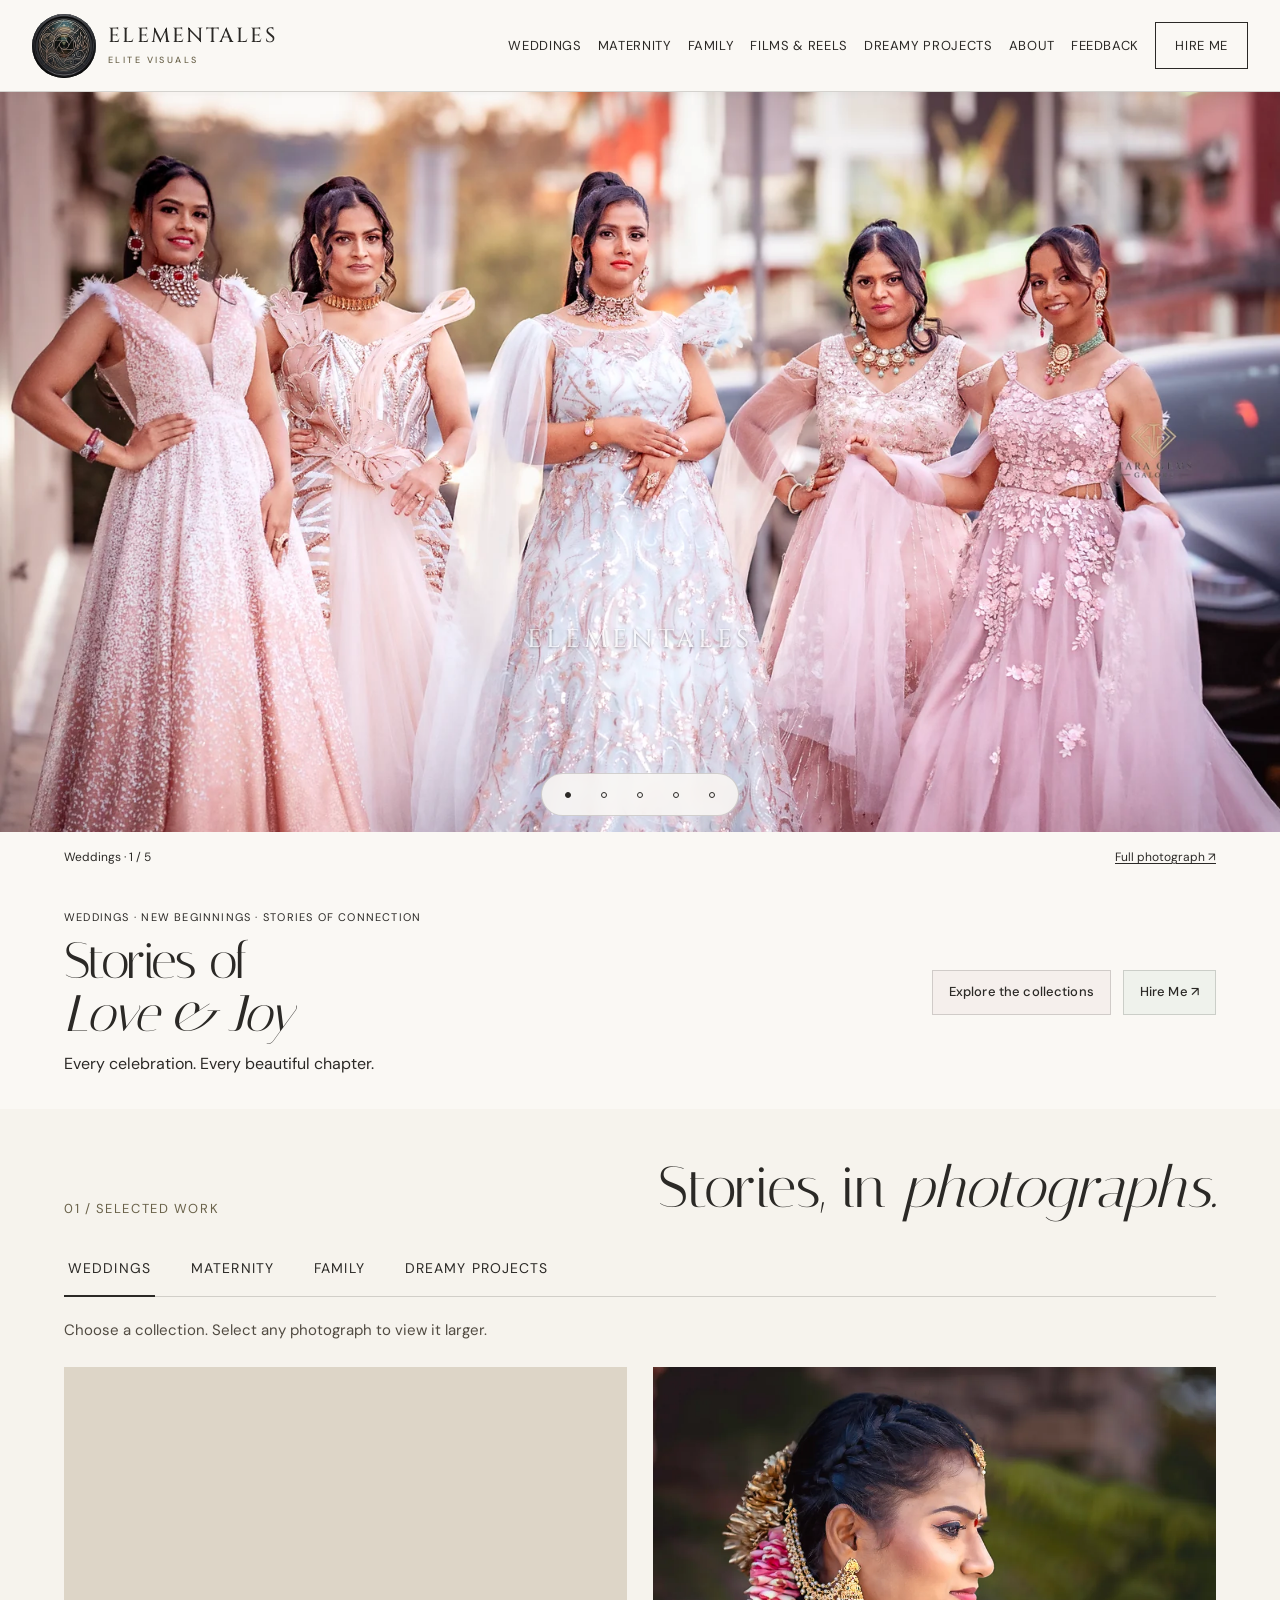
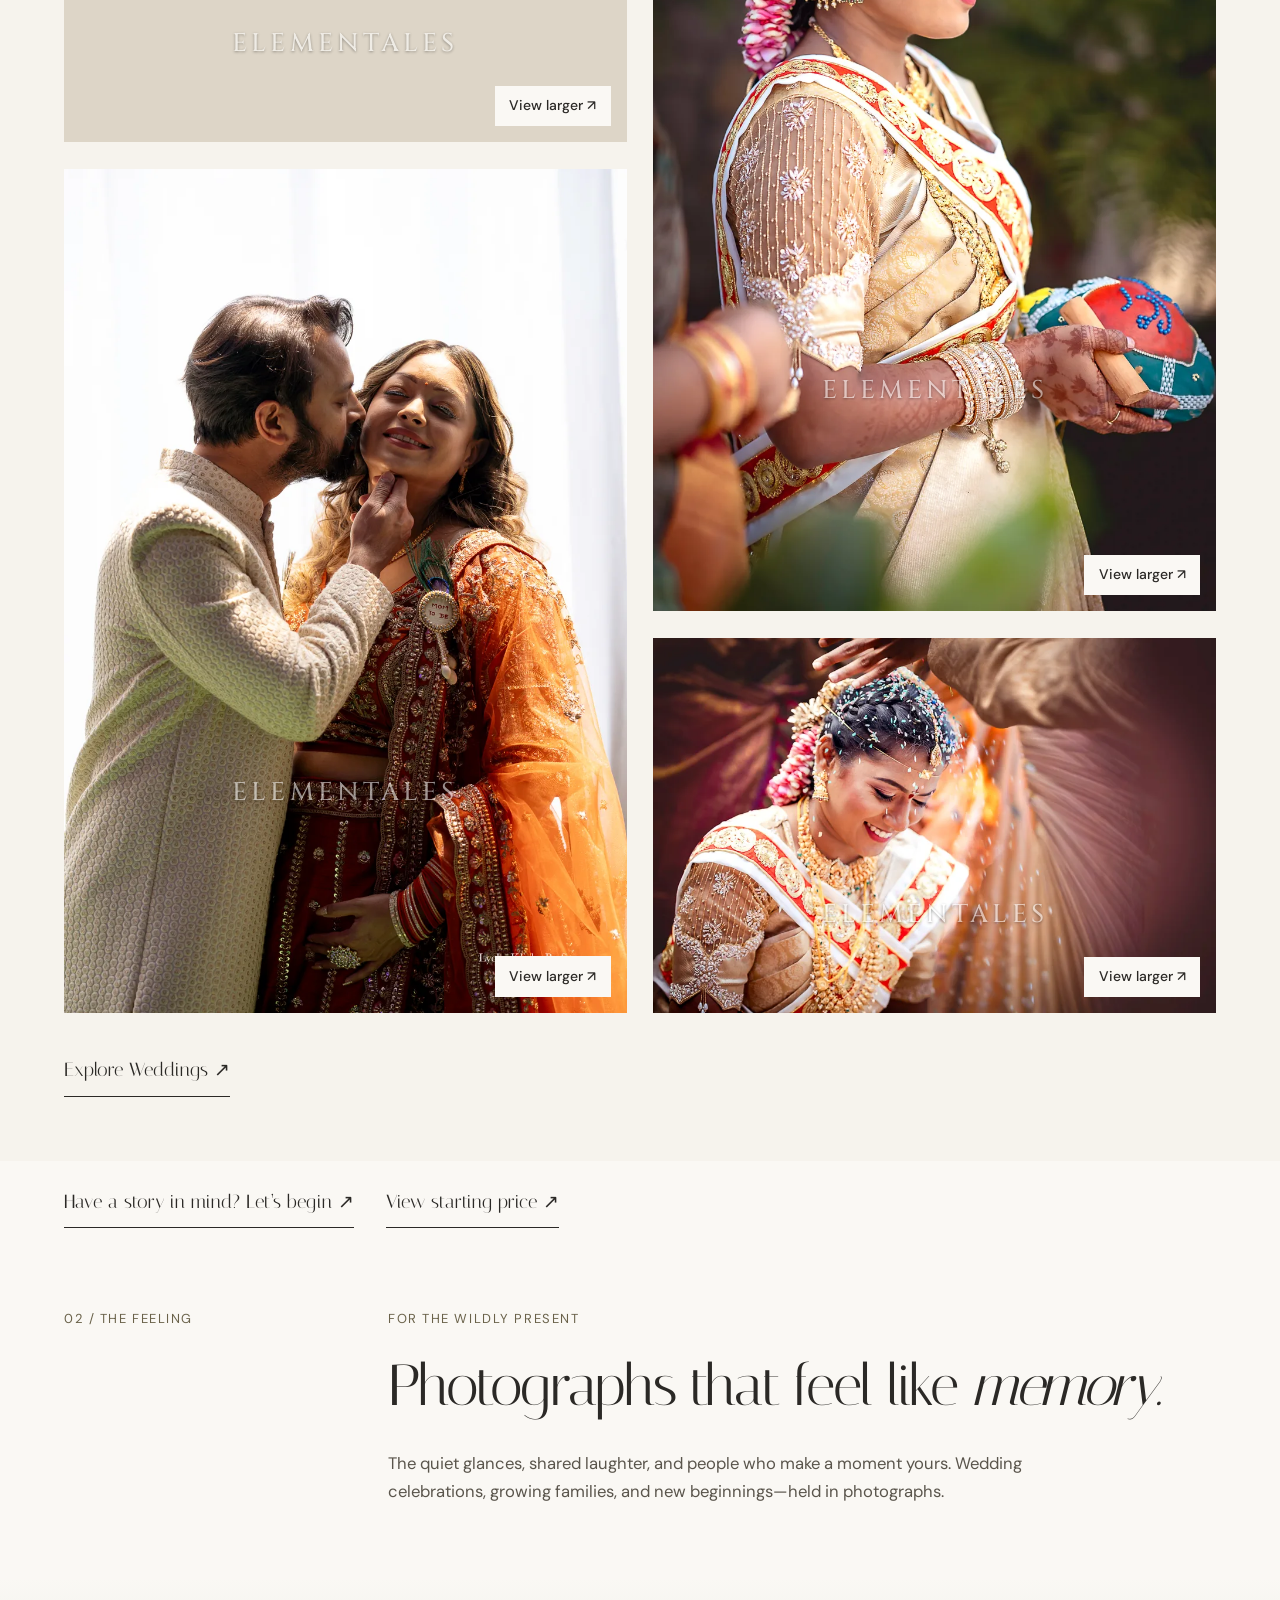
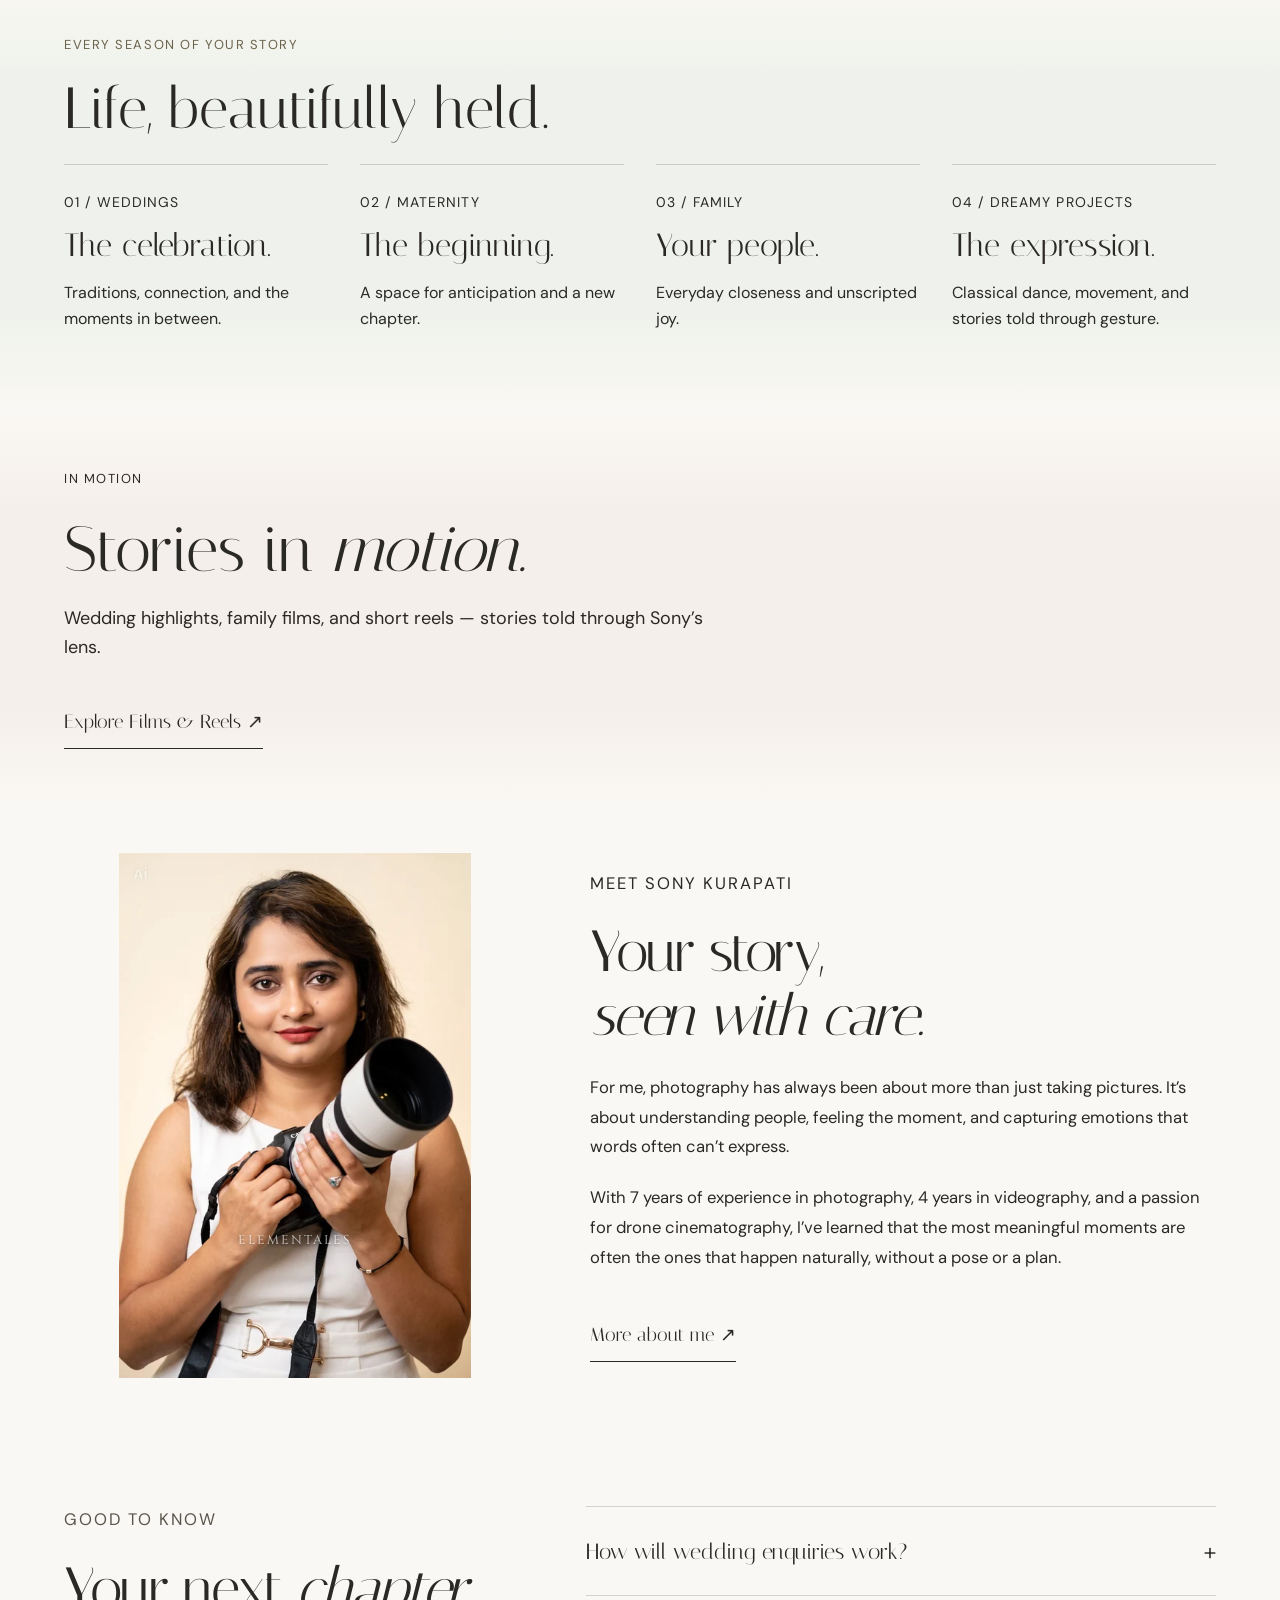
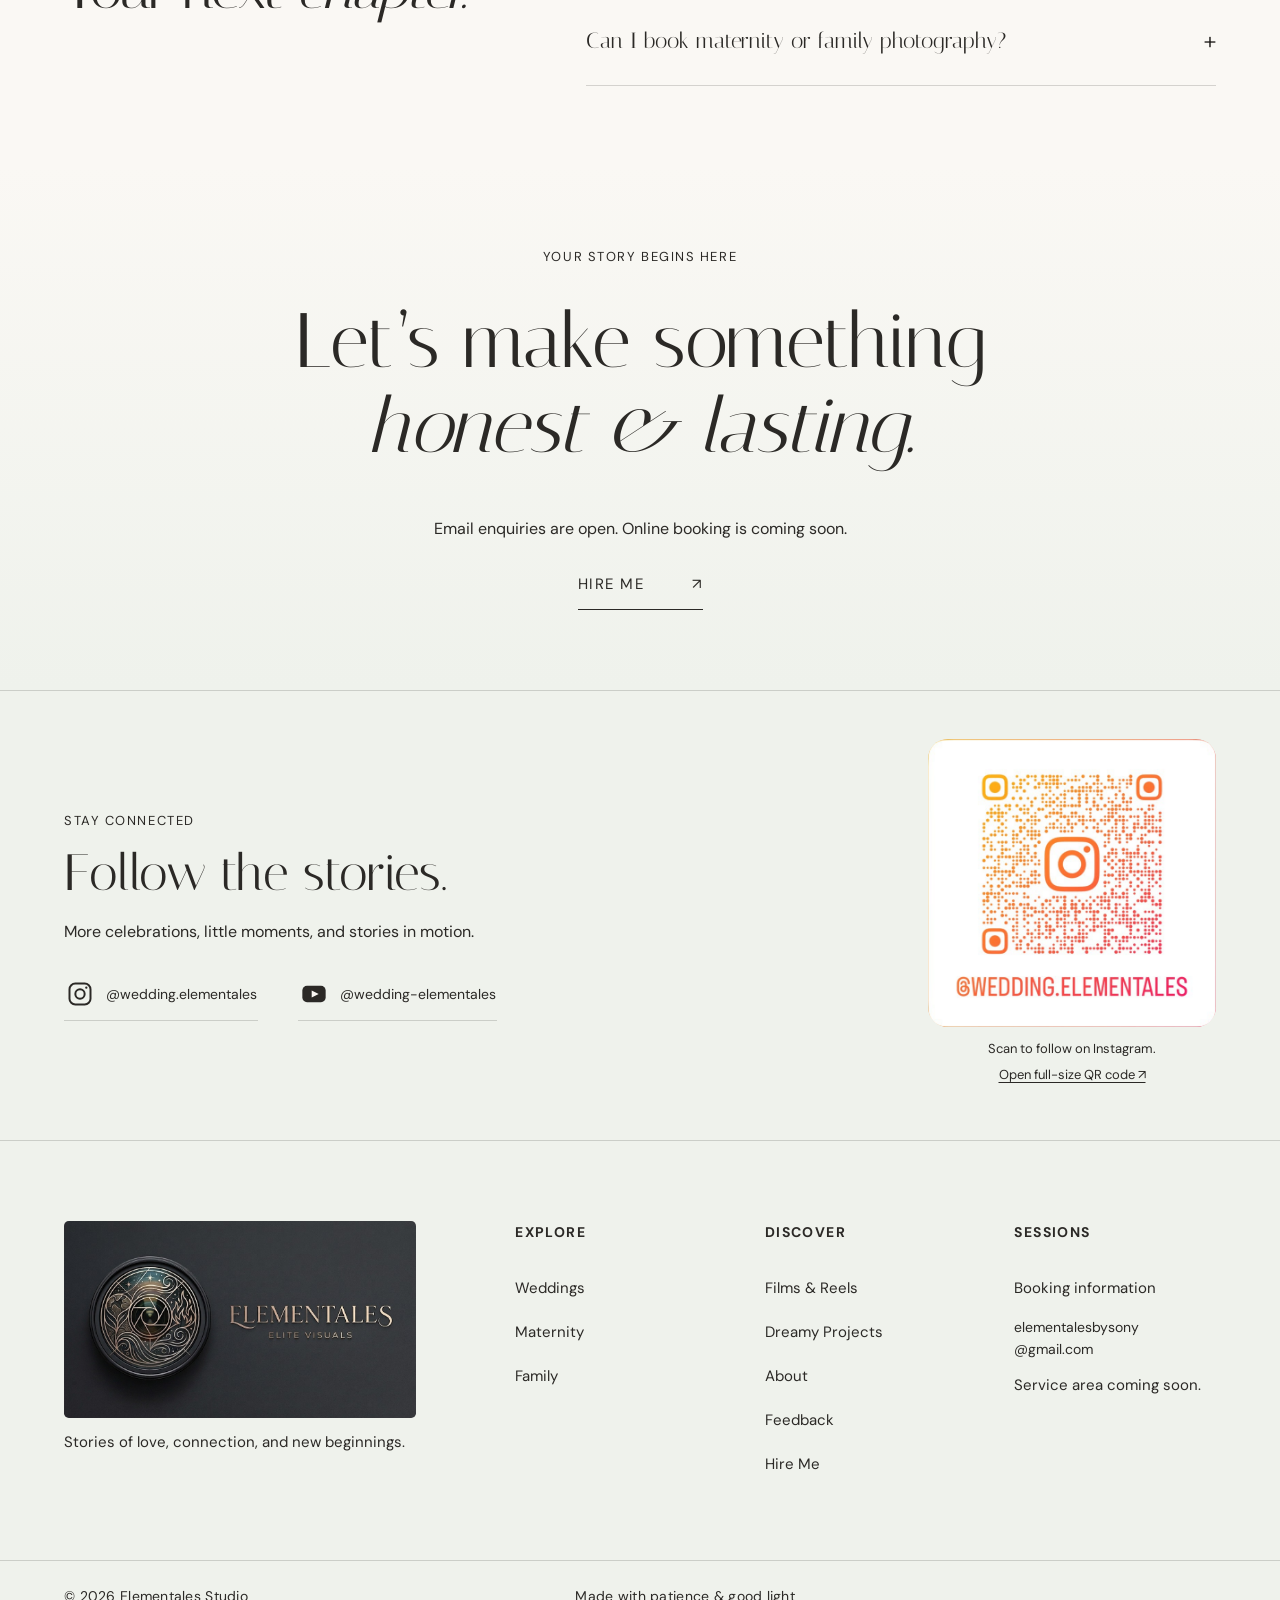
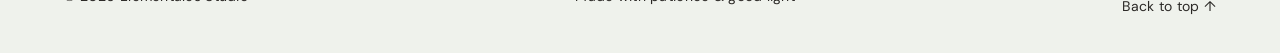
<file: index.html>
<!doctype html>
<html lang="en">
<head>
  <meta charset="utf-8">
  <meta name="viewport" content="width=device-width, initial-scale=1">
  <meta name="description" content="Elementales is a wedding and lifestyle photography studio preserving honest, luminous stories in stills and film.">
  <meta name="theme-color" content="#FAF8F4">
  <title>Elementales — Photography in Still & Motion</title>
  <link rel="stylesheet" href="styles.css?v=20261026-uniform-watermarks">
  <script src="script.js?v=20261026-all-photo-watermarks" defer></script>
  <script src="portfolio.js?v=20261026-clean-captions" defer></script>
</head>
<body class="photo-home">
  <a class="skip-link" href="#main">Skip to content</a>
  <header class="site-header" data-header>
    <a class="brand" href="#top" aria-label="Elementales home">
      <span class="brand-mark" aria-hidden="true"><img src="assets/brand/elementales-logo.png" width="1024" height="572" alt="" decoding="async"></span>
      <span class="brand-wordmark"><span>ELEMENTALES</span><small>ELITE VISUALS</small></span>
    </a>
    <button class="menu-toggle" type="button" aria-expanded="false" aria-controls="site-nav">
      <span class="sr-only">Open navigation</span><i></i><i></i>
    </button>
    <nav id="site-nav" class="site-nav" aria-label="Primary navigation">
      <a href="weddings.html">Weddings</a><a href="maternity.html">Maternity</a><a href="family.html">Family</a><a href="films.html">Films &amp; Reels</a><a href="dreamy-projects.html">Dreamy Projects</a><a href="about.html">About</a><a href="feedback.html">Feedback</a><a class="nav-enquire" href="contact.html">Hire Me</a>
    </nav>
  </header>

  <main id="main" tabindex="-1">
    <section id="top" class="grand-hero slideshow-hero" aria-labelledby="hero-title">
<div class="grand-hero-copy"><p class="eyebrow">Weddings · New beginnings · Stories of connection</p><h1 id="hero-title">Stories of<br><em>Love &amp; Joy</em></h1><p class="hero-note">Every celebration. Every beautiful chapter.</p><div class="hero-actions"><a class="button button-primary" href="#portfolio">Explore the collections</a><a class="button button-secondary" href="contact.html#enquiry">Hire Me ↗</a></div></div>
<div class="hero-slideshow" data-hero-slideshow tabindex="0" aria-describedby="carousel-instructions" role="region" aria-roledescription="carousel" aria-label="A first glimpse of Elementales"><div class="hero-image-stage"><div class="hero-slides" aria-live="off"><!-- photos:start slideshow --><figure class="hero-slide" data-hero-slide data-label="Weddings" data-full="assets/photos/home-dsc00355-2048.webp" role="group" aria-roledescription="slide" aria-label="1 of 5: Weddings"><img src="assets/photos/home-dsc00355-1600.webp" srcset="assets/photos/home-dsc00355-480.webp 480w, assets/photos/home-dsc00355-960.webp 960w, assets/photos/home-dsc00355-1600.webp 1600w, assets/photos/home-dsc00355-2048.webp 2048w" sizes="100vw" width="1600" height="1066" alt="Bride and four women in pastel pink wedding attire standing together outdoors" fetchpriority="high" decoding="async"></figure><figure class="hero-slide" data-hero-slide data-label="Weddings" data-full="assets/photos/weddings-110-2048.webp" role="group" aria-roledescription="slide" aria-label="2 of 5: Weddings" hidden><img src="assets/photos/weddings-110-1600.webp" srcset="assets/photos/weddings-110-480.webp 480w, assets/photos/weddings-110-960.webp 960w, assets/photos/weddings-110-1600.webp 1600w, assets/photos/weddings-110-2048.webp 2048w" sizes="100vw" width="1600" height="1067" alt="Couple in traditional wedding attire leaning together beneath trees" loading="lazy" decoding="async"></figure><figure class="hero-slide" data-hero-slide data-label="Maternity" data-full="assets/photos/maternity-082-2200.webp" role="group" aria-roledescription="slide" aria-label="3 of 5: Maternity" hidden><img src="assets/photos/maternity-082-1600.webp" srcset="assets/photos/maternity-082-480.webp 480w, assets/photos/maternity-082-960.webp 960w, assets/photos/maternity-082-1600.webp 1600w, assets/photos/maternity-082-2200.webp 2200w" sizes="100vw" width="1600" height="1067" alt="Expectant mother in a gold sari holding a lotus beneath an open sky" loading="lazy" decoding="async"></figure><figure class="hero-slide" data-hero-slide data-label="Family" data-full="assets/photos/home-lks07361-2-2200.webp" role="group" aria-roledescription="slide" aria-label="4 of 5: Family" hidden><img src="assets/photos/home-lks07361-2-1600.webp" style="object-position:center 12%" srcset="assets/photos/home-lks07361-2-480.webp 480w, assets/photos/home-lks07361-2-960.webp 960w, assets/photos/home-lks07361-2-1600.webp 1600w, assets/photos/home-lks07361-2-2200.webp 2200w" sizes="100vw" width="1600" height="2400" alt="Expectant mother in a peach gown smiling at her partner beside a wooden wall" loading="lazy" decoding="async"></figure><figure class="hero-slide" data-hero-slide data-label="Dreamy Projects" data-full="assets/photos/dreamy-projects-179-2200.webp" role="group" aria-roledescription="slide" aria-label="5 of 5: Dreamy Projects" hidden><img src="assets/photos/dreamy-projects-179-1600.webp" srcset="assets/photos/dreamy-projects-179-480.webp 480w, assets/photos/dreamy-projects-179-960.webp 960w, assets/photos/dreamy-projects-179-1600.webp 1600w, assets/photos/dreamy-projects-179-2200.webp 2200w" sizes="100vw" width="1600" height="1067" alt="Classical dancer in turquoise and red surrounded by warm orange and pale smoke" loading="lazy" decoding="async"></figure><!-- photos:end slideshow --></div><span class="hero-watermark" aria-hidden="true">Elementales</span><div class="hero-slideshow-controls" data-slide-controls hidden><div class="hero-slide-dots" role="group" aria-label="Choose a photograph"><button type="button" data-hero-dot="0" aria-label="Show Weddings photograph" aria-pressed="true"><span aria-hidden="true"></span></button><button type="button" data-hero-dot="1" aria-label="Show Weddings photograph" aria-pressed="false"><span aria-hidden="true"></span></button><button type="button" data-hero-dot="2" aria-label="Show Maternity photograph" aria-pressed="false"><span aria-hidden="true"></span></button><button type="button" data-hero-dot="3" aria-label="Show Family photograph" aria-pressed="false"><span aria-hidden="true"></span></button><button type="button" data-hero-dot="4" aria-label="Show Dreamy Projects photograph" aria-pressed="false"><span aria-hidden="true"></span></button></div></div></div><div class="hero-slide-bar"><p data-slide-caption>Weddings · 1 / 5</p><a data-slide-full href="assets/photos/home-dsc00355-2048.webp" target="_blank" rel="noopener" aria-label="View full Weddings photograph">Full photograph ↗</a></div><p id="carousel-instructions" class="sr-only">Use the photograph dots or left and right arrow keys to browse. Press Space while the carousel is focused to pause or resume automatic rotation.</p><p class="sr-only" data-slide-status aria-live="polite"></p></div></section>
    <section id="portfolio" class="portfolio section-pad" aria-labelledby="portfolio-title">
      <div class="section-heading reveal">
        <p class="section-number">01 / Selected work</p>
        <h2 id="portfolio-title">Stories, in <em>photographs.</em></h2>
      </div>
      <div class="portfolio-tabs" role="group" aria-label="Filter portfolio" hidden><button type="button" aria-pressed="true" data-filter="stories">Weddings</button><button type="button" aria-pressed="false" data-filter="maternity">Maternity</button><button type="button" aria-pressed="false" data-filter="family">Family</button><button type="button" aria-pressed="false" data-filter="dreamy">Dreamy Projects</button></div>
      <p class="sr-only" data-filter-status aria-live="polite">Showing Weddings</p>

<p class="gallery-guidance">Choose a collection. Select any photograph to view it larger.</p><!-- photos:start home-gallery --><div class="curated-gallery home-preview-gallery" data-gallery><div class="home-preview-pair" data-preview-category="stories" style="--preview-columns:2080fr 2080fr"><div class="home-preview-column"><article class="work-card" data-category="stories"><figure><a class="gallery-image-link" data-gallery-item href="assets/photos/weddings-110-2048.webp" data-caption="Weddings · Couple in traditional wedding attire leaning together beneath trees" aria-label="View photograph: Couple in traditional wedding attire leaning together beneath trees"><img src="assets/photos/weddings-110-960.webp" srcset="assets/photos/weddings-110-480.webp 480w, assets/photos/weddings-110-960.webp 960w, assets/photos/weddings-110-1600.webp 1600w, assets/photos/weddings-110-2048.webp 2048w" sizes="(max-width:520px) 100vw, 50vw" width="960" height="640" alt="Couple in traditional wedding attire leaning together beneath trees" loading="lazy" decoding="async"><span class="photo-watermark" aria-hidden="true">Elementales</span><span class="gallery-enlarge" aria-hidden="true">View larger ↗</span></a></figure></article><article class="work-card" data-category="stories"><figure><a class="gallery-image-link" data-gallery-item href="assets/photos/weddings-004-1365.webp" data-caption="Weddings · Partner kissing the cheek of a smiling woman in orange and gold wedding attire" aria-label="View photograph: Partner kissing the cheek of a smiling woman in orange and gold wedding attire"><img src="assets/photos/weddings-004-960.webp" srcset="assets/photos/weddings-004-480.webp 480w, assets/photos/weddings-004-960.webp 960w, assets/photos/weddings-004-1365.webp 1365w" sizes="(max-width:520px) 100vw, 50vw" width="960" height="1440" alt="Partner kissing the cheek of a smiling woman in orange and gold wedding attire" loading="lazy" decoding="async"><span class="photo-watermark" aria-hidden="true">Elementales</span><span class="gallery-enlarge" aria-hidden="true">View larger ↗</span></a></figure></article></div><div class="home-preview-column"><article class="work-card" data-category="stories"><figure><a class="gallery-image-link" data-gallery-item href="assets/photos/weddings-140-1365.webp" data-caption="Weddings · Bride in a pale gold sari with flowers in her hair" aria-label="View photograph: Bride in a pale gold sari with flowers in her hair"><img src="assets/photos/weddings-140-960.webp" srcset="assets/photos/weddings-140-480.webp 480w, assets/photos/weddings-140-960.webp 960w, assets/photos/weddings-140-1365.webp 1365w" sizes="(max-width:520px) 100vw, 50vw" width="960" height="1440" alt="Bride in a pale gold sari with flowers in her hair" loading="lazy" decoding="async"><span class="photo-watermark" aria-hidden="true">Elementales</span><span class="gallery-enlarge" aria-hidden="true">View larger ↗</span></a></figure></article><article class="work-card" data-category="stories"><figure><a class="gallery-image-link" data-gallery-item href="assets/photos/weddings-135-2048.webp" data-caption="Weddings · Bride smiling as grains fall over her hair during a wedding ceremony" aria-label="View photograph: Bride smiling as grains fall over her hair during a wedding ceremony"><img src="assets/photos/weddings-135-960.webp" srcset="assets/photos/weddings-135-480.webp 480w, assets/photos/weddings-135-960.webp 960w, assets/photos/weddings-135-1600.webp 1600w, assets/photos/weddings-135-2048.webp 2048w" sizes="(max-width:520px) 100vw, 50vw" width="960" height="640" alt="Bride smiling as grains fall over her hair during a wedding ceremony" loading="lazy" decoding="async"><span class="photo-watermark" aria-hidden="true">Elementales</span><span class="gallery-enlarge" aria-hidden="true">View larger ↗</span></a></figure></article></div></div><div class="home-preview-pair" data-preview-category="maternity" style="--preview-columns:2080fr 2080fr"><div class="home-preview-column"><article class="work-card" data-category="maternity"><figure><a class="gallery-image-link" data-gallery-item href="assets/photos/maternity-040-2200.webp" data-caption="Maternity · Expectant mother in a red sari with fabric flowing across a dramatic lakeside scene" aria-label="View photograph: Expectant mother in a red sari with fabric flowing across a dramatic lakeside scene"><img src="assets/photos/maternity-040-960.webp" srcset="assets/photos/maternity-040-480.webp 480w, assets/photos/maternity-040-960.webp 960w, assets/photos/maternity-040-1600.webp 1600w, assets/photos/maternity-040-2200.webp 2200w" sizes="(max-width:520px) 100vw, 50vw" width="960" height="640" alt="Expectant mother in a red sari with fabric flowing across a dramatic lakeside scene" loading="lazy" decoding="async"><span class="photo-watermark" aria-hidden="true">Elementales</span><span class="gallery-enlarge" aria-hidden="true">View larger ↗</span></a></figure></article><article class="work-card" data-category="maternity"><figure><a class="gallery-image-link" data-gallery-item href="assets/photos/maternity-195-1467.webp" data-caption="Maternity · Expectant mother in a peach gown leaning toward her partner beside a wooden wall" aria-label="View photograph: Expectant mother in a peach gown leaning toward her partner beside a wooden wall"><img src="assets/photos/maternity-195-960.webp" srcset="assets/photos/maternity-195-480.webp 480w, assets/photos/maternity-195-960.webp 960w, assets/photos/maternity-195-1467.webp 1467w" sizes="(max-width:520px) 100vw, 50vw" width="960" height="1440" alt="Expectant mother in a peach gown leaning toward her partner beside a wooden wall" loading="lazy" decoding="async"><span class="photo-watermark" aria-hidden="true">Elementales</span><span class="gallery-enlarge" aria-hidden="true">View larger ↗</span></a></figure></article></div><div class="home-preview-column"><article class="work-card" data-category="maternity"><figure><a class="gallery-image-link" data-gallery-item href="assets/photos/maternity-193-1467.webp" data-caption="Maternity · Expectant mother in a textured peach gown beside a white porch" aria-label="View photograph: Expectant mother in a textured peach gown beside a white porch"><img src="assets/photos/maternity-193-960.webp" srcset="assets/photos/maternity-193-480.webp 480w, assets/photos/maternity-193-960.webp 960w, assets/photos/maternity-193-1467.webp 1467w" sizes="(max-width:520px) 100vw, 50vw" width="960" height="1440" alt="Expectant mother in a textured peach gown beside a white porch" loading="lazy" decoding="async"><span class="photo-watermark" aria-hidden="true">Elementales</span><span class="gallery-enlarge" aria-hidden="true">View larger ↗</span></a></figure></article><article class="work-card" data-category="maternity"><figure><a class="gallery-image-link" data-gallery-item href="assets/photos/maternity-082-2200.webp" data-caption="Maternity · Expectant mother in a gold sari holding a lotus beneath an open sky" aria-label="View photograph: Expectant mother in a gold sari holding a lotus beneath an open sky"><img src="assets/photos/maternity-082-960.webp" srcset="assets/photos/maternity-082-480.webp 480w, assets/photos/maternity-082-960.webp 960w, assets/photos/maternity-082-1600.webp 1600w, assets/photos/maternity-082-2200.webp 2200w" sizes="(max-width:520px) 100vw, 50vw" width="960" height="640" alt="Expectant mother in a gold sari holding a lotus beneath an open sky" loading="lazy" decoding="async"><span class="photo-watermark" aria-hidden="true">Elementales</span><span class="gallery-enlarge" aria-hidden="true">View larger ↗</span></a></figure></article></div></div><div class="home-preview-pair" data-preview-category="family" style="--preview-columns:2080fr 2119fr"><div class="home-preview-column"><article class="work-card" data-category="family"><figure><a class="gallery-image-link" data-gallery-item href="assets/photos/family-067-1365.webp" data-caption="Family · Two parents smiling down at the baby held between them outdoors" aria-label="View photograph: Two parents smiling down at the baby held between them outdoors"><img src="assets/photos/family-067-960.webp" srcset="assets/photos/family-067-480.webp 480w, assets/photos/family-067-960.webp 960w, assets/photos/family-067-1365.webp 1365w" sizes="(max-width:520px) 100vw, 50vw" width="960" height="1440" alt="Two parents smiling down at the baby held between them outdoors" loading="lazy" decoding="async"><span class="photo-watermark" aria-hidden="true">Elementales</span><span class="gallery-enlarge" aria-hidden="true">View larger ↗</span></a></figure></article><article class="work-card" data-category="family"><figure><a class="gallery-image-link" data-gallery-item href="assets/photos/family-070-2048.webp" data-caption="Family · Baby peeking out from beneath a soft cream blanket" aria-label="View photograph: Baby peeking out from beneath a soft cream blanket"><img src="assets/photos/family-070-960.webp" srcset="assets/photos/family-070-480.webp 480w, assets/photos/family-070-960.webp 960w, assets/photos/family-070-1600.webp 1600w, assets/photos/family-070-2048.webp 2048w" sizes="(max-width:520px) 100vw, 50vw" width="960" height="679" alt="Baby peeking out from beneath a soft cream blanket" loading="lazy" decoding="async"><span class="photo-watermark" aria-hidden="true">Elementales</span><span class="gallery-enlarge" aria-hidden="true">View larger ↗</span></a></figure></article></div><div class="home-preview-column"><article class="work-card" data-category="family"><figure><a class="gallery-image-link" data-gallery-item href="assets/photos/family-031-2048.webp" data-caption="Family · Woman sitting on a wooden bridge with a young child in her arms" aria-label="View photograph: Woman sitting on a wooden bridge with a young child in her arms"><img src="assets/photos/family-031-960.webp" srcset="assets/photos/family-031-480.webp 480w, assets/photos/family-031-960.webp 960w, assets/photos/family-031-1600.webp 1600w, assets/photos/family-031-2048.webp 2048w" sizes="(max-width:520px) 100vw, 50vw" width="960" height="640" alt="Woman sitting on a wooden bridge with a young child in her arms" loading="lazy" decoding="async"><span class="photo-watermark" aria-hidden="true">Elementales</span><span class="gallery-enlarge" aria-hidden="true">View larger ↗</span></a></figure></article><article class="work-card" data-category="family"><figure><a class="gallery-image-link" data-gallery-item href="assets/photos/family-057-1467.webp" data-caption="Family · Young boy in traditional clothing seated against warm gold drapery" aria-label="View photograph: Young boy in traditional clothing seated against warm gold drapery"><img src="assets/photos/family-057-960.webp" srcset="assets/photos/family-057-480.webp 480w, assets/photos/family-057-960.webp 960w, assets/photos/family-057-1467.webp 1467w" sizes="(max-width:520px) 100vw, 50vw" width="960" height="1440" alt="Young boy in traditional clothing seated against warm gold drapery" loading="lazy" decoding="async"><span class="photo-watermark" aria-hidden="true">Elementales</span><span class="gallery-enlarge" aria-hidden="true">View larger ↗</span></a></figure></article></div></div><div class="home-preview-pair" data-preview-category="dreamy" style="--preview-columns:2078fr 2080fr"><div class="home-preview-column"><article class="work-card" data-category="dreamy"><figure><a class="gallery-image-link" data-gallery-item href="assets/photos/dreamy-projects-179-2200.webp" data-caption="Dreamy Projects · Classical dancer in turquoise and red surrounded by warm orange and pale smoke" aria-label="View photograph: Classical dancer in turquoise and red surrounded by warm orange and pale smoke"><img src="assets/photos/dreamy-projects-179-960.webp" srcset="assets/photos/dreamy-projects-179-480.webp 480w, assets/photos/dreamy-projects-179-960.webp 960w, assets/photos/dreamy-projects-179-1600.webp 1600w, assets/photos/dreamy-projects-179-2200.webp 2200w" sizes="(max-width:520px) 100vw, 50vw" width="960" height="640" alt="Classical dancer in turquoise and red surrounded by warm orange and pale smoke" loading="lazy" decoding="async"><span class="photo-watermark" aria-hidden="true">Elementales</span><span class="gallery-enlarge" aria-hidden="true">View larger ↗</span></a></figure></article><article class="work-card" data-category="dreamy"><figure><a class="gallery-image-link" data-gallery-item href="assets/photos/dreamy-projects-044-1467.webp" data-caption="Dreamy Projects · Classical dancer in red posing beneath a glowing ornate arch" aria-label="View photograph: Classical dancer in red posing beneath a glowing ornate arch"><img src="assets/photos/dreamy-projects-044-960.webp" srcset="assets/photos/dreamy-projects-044-480.webp 480w, assets/photos/dreamy-projects-044-960.webp 960w, assets/photos/dreamy-projects-044-1467.webp 1467w" sizes="(max-width:520px) 100vw, 50vw" width="960" height="1440" alt="Classical dancer in red posing beneath a glowing ornate arch" loading="lazy" decoding="async"><span class="photo-watermark" aria-hidden="true">Elementales</span><span class="gallery-enlarge" aria-hidden="true">View larger ↗</span></a></figure></article></div><div class="home-preview-column"><article class="work-card" data-category="dreamy"><figure><a class="gallery-image-link" data-gallery-item href="assets/photos/dreamy-projects-001-1469.webp" data-caption="Dreamy Projects · Classical dancer in blue and turquoise holding a brass plate" aria-label="View photograph: Classical dancer in blue and turquoise holding a brass plate"><img src="assets/photos/dreamy-projects-001-960.webp" srcset="assets/photos/dreamy-projects-001-480.webp 480w, assets/photos/dreamy-projects-001-960.webp 960w, assets/photos/dreamy-projects-001-1469.webp 1469w" sizes="(max-width:520px) 100vw, 50vw" width="960" height="1438" alt="Classical dancer in blue and turquoise holding a brass plate" loading="lazy" decoding="async"><span class="photo-watermark" aria-hidden="true">Elementales</span><span class="gallery-enlarge" aria-hidden="true">View larger ↗</span></a></figure></article><article class="work-card" data-category="dreamy"><figure><a class="gallery-image-link" data-gallery-item href="assets/photos/dreamy-projects-107-2048.webp" data-caption="Dreamy Projects · Ensemble of dancers performing across a stage before a colorful backdrop" aria-label="View photograph: Ensemble of dancers performing across a stage before a colorful backdrop"><img src="assets/photos/dreamy-projects-107-960.webp" srcset="assets/photos/dreamy-projects-107-480.webp 480w, assets/photos/dreamy-projects-107-960.webp 960w, assets/photos/dreamy-projects-107-1600.webp 1600w, assets/photos/dreamy-projects-107-2048.webp 2048w" sizes="(max-width:520px) 100vw, 50vw" width="960" height="640" alt="Ensemble of dancers performing across a stage before a colorful backdrop" loading="lazy" decoding="async"><span class="photo-watermark" aria-hidden="true">Elementales</span><span class="gallery-enlarge" aria-hidden="true">View larger ↗</span></a></figure></article></div></div></div><!-- photos:end home-gallery --><div class="gallery-next" data-category="stories"><a class="text-link" href="weddings.html">Explore Weddings ↗</a></div><div class="gallery-next" data-category="maternity"><a class="text-link" href="maternity.html">Explore Maternity ↗</a></div><div class="gallery-next" data-category="family"><a class="text-link" href="family.html">Explore Family ↗</a></div><div class="gallery-next" data-category="dreamy"><a class="text-link" href="dreamy-projects.html">Explore Dreamy Projects ↗</a></div>
    </section><div class="home-enquiry section-pad"><a class="text-link" href="contact.html#enquiry">Have a story in mind? Let’s begin ↗</a><a class="text-link" href="contact.html#pricing">View starting price ↗</a></div>

    <section id="intro" class="manifesto section-pad reveal">
      <p class="section-number">02 / The feeling</p>
      <div>
        <p class="kicker">For the wildly present</p>
        <h2>Photographs that feel like <em>memory.</em></h2>
        <p class="body-copy">The quiet glances, shared laughter, and people who make a moment yours. Wedding celebrations, growing families, and new beginnings—held in photographs.</p>
      </div>
    </section>

<section id="services" class="services section-pad" aria-labelledby="services-title"><p class="kicker">Every season of your story</p><h2 id="services-title">Life, beautifully held.</h2><div class="service-grid"><a href="weddings.html"><span>01 / Weddings</span><h3>The celebration.</h3><p>Traditions, connection, and the moments in between.</p></a><a href="maternity.html"><span>02 / Maternity</span><h3>The beginning.</h3><p>A space for anticipation and a new chapter.</p></a><a href="family.html"><span>03 / Family</span><h3>Your people.</h3><p>Everyday closeness and unscripted joy.</p></a><a href="dreamy-projects.html"><span>04 / Dreamy Projects</span><h3>The expression.</h3><p>Classical dance, movement, and stories told through gesture.</p></a></div></section>


<section id="films" class="film-strip section-pad" aria-labelledby="film-title"><p class="kicker">In motion</p><h2 id="film-title">Stories in <em>motion.</em></h2><p class="film-description">Wedding highlights, family films, and short reels — stories told through Sony’s lens.</p><a class="text-link" href="films.html">Explore Films &amp; Reels ↗</a></section>
    <section id="about" class="about photographer-home section-pad" aria-labelledby="about-title"><!-- photos:start portrait --><figure class="photographer-portrait"><img src="assets/photographer/sony-kurapati-800.webp" srcset="assets/photographer/sony-kurapati-480.webp 480w, assets/photographer/sony-kurapati-800.webp 800w, assets/photographer/sony-kurapati-1200.webp 1200w" sizes="(max-width:760px) 90vw, 32vw" width="800" height="1193" alt="Sony Kurapati holding a camera" decoding="async" loading="lazy"><span class="photo-watermark" aria-hidden="true">Elementales</span></figure><!-- photos:end portrait --><div class="about-copy"><p class="kicker">Meet Sony Kurapati</p><h2 id="about-title">Your story,<br><em>seen with care.</em></h2><p>For me, photography has always been about more than just taking pictures. It’s about understanding people, feeling the moment, and capturing emotions that words often can’t express.</p><p>With 7 years of experience in photography, 4 years in videography, and a passion for drone cinematography, I’ve learned that the most meaningful moments are often the ones that happen naturally, without a pose or a plan.</p><a class="text-link" href="about.html">More about me ↗</a></div></section>



    <section id="faq" class="faq section-pad" aria-labelledby="faq-title"><div class="faq-intro"><p class="kicker">Good to know</p><h2 id="faq-title">Your next <em>chapter.</em></h2></div><div class="accordion"><div class="faq-item"><h3><button aria-expanded="false" aria-controls="answer-1">How will wedding enquiries work?<span aria-hidden="true">+</span></button></h3><div id="answer-1" class="faq-answer"><p>Wedding coverage will begin with a personal enquiry and a tailored quote. Visit Hire Me to send Sony your plans by email.</p></div></div><div class="faq-item"><h3><button aria-expanded="false" aria-controls="answer-2">Can I book maternity or family photography?<span aria-hidden="true">+</span></button></h3><div id="answer-2" class="faq-answer"><p>Dedicated session pages are available to explore. Packages, availability, and secure online booking will be added once confirmed.</p></div></div></div></section>

</main>

  <footer id="contact" class="site-footer">
    <div class="footer-cta section-pad reveal"><p class="kicker">Your story begins here</p><h2>Let’s make something<br><em>honest & lasting.</em></h2><p class="footer-status">Email enquiries are open. Online booking is coming soon.</p><a href="contact.html">Hire Me <span>↗</span></a></div>
    <section id="follow" class="social-section section-pad" aria-labelledby="social-title">
      <div class="social-copy">
        <p class="kicker">Stay connected</p>
        <h2 id="social-title">Follow the stories.</h2>
        <p>More celebrations, little moments, and stories in motion.</p>
        <div class="social-links">
          <a href="https://www.instagram.com/wedding.elementales/" target="_blank" rel="noopener noreferrer" aria-label="Instagram: @wedding.elementales (opens in a new tab)"><svg class="social-icon" viewBox="0 0 24 24" width="28" height="28" fill="none" stroke="currentColor" stroke-width="1.7" aria-hidden="true" focusable="false"><rect x="3" y="3" width="18" height="18" rx="5"></rect><circle cx="12" cy="12" r="4"></circle><circle cx="17.4" cy="6.6" r="1" fill="currentColor" stroke="none"></circle></svg><span>@wedding.elementales</span></a>
          <a href="https://www.youtube.com/@wedding-elementales" target="_blank" rel="noopener noreferrer" aria-label="YouTube: @wedding-elementales (opens in a new tab)"><svg class="social-icon" viewBox="0 0 24 24" width="28" height="28" aria-hidden="true" focusable="false"><rect x="2" y="5" width="20" height="14" rx="4" fill="currentColor"></rect><path d="M10 9 L16 12 L10 15 Z" fill="var(--paper)"></path></svg><span>@wedding-elementales</span></a>
        </div>
      </div>
      <figure class="instagram-qr">
        <a class="qr-artwork" href="assets/brand/instagram-qr.png" target="_blank" rel="noopener" aria-label="Open the full-size Instagram QR code in a new tab"><img src="assets/brand/instagram-qr.png" width="804" height="1348" alt="Instagram QR code for @wedding.elementales" loading="lazy" decoding="async"></a>
        <figcaption>Scan to follow on Instagram.<br><a href="assets/brand/instagram-qr.png" target="_blank" rel="noopener">Open full-size QR code ↗</a></figcaption>
      </figure>
    </section>
    <div class="footer-grid section-pad"><div><a class="footer-brand-logo" href="index.html" aria-label="Elementales home"><img src="assets/brand/elementales-logo.png" width="1024" height="572" alt="Elementales Elite Visuals — five elemental motifs inside a camera lens" loading="lazy" decoding="async"></a><p>Stories of love, connection, and new beginnings.</p></div><div><h3>Explore</h3><a href="weddings.html">Weddings</a><a href="maternity.html">Maternity</a><a href="family.html">Family</a></div><div><h3>Discover</h3><a href="films.html">Films & Reels</a><a href="dreamy-projects.html">Dreamy Projects</a><a href="about.html">About</a><a href="feedback.html">Feedback</a><a href="contact.html">Hire Me</a></div><div><h3>Sessions</h3><a href="book.html">Booking information</a><a href="mailto:elementalesbysony@gmail.com">elementalesbysony<wbr>@gmail.com</a><p>Service area coming soon.</p></div></div><div class="footer-bottom"><span>© <span data-year>2026</span> Elementales Studio</span><span>Made with patience & good light</span><a href="#top">Back to top ↑</a></div>
  </footer>
</body>
</html>
</file>
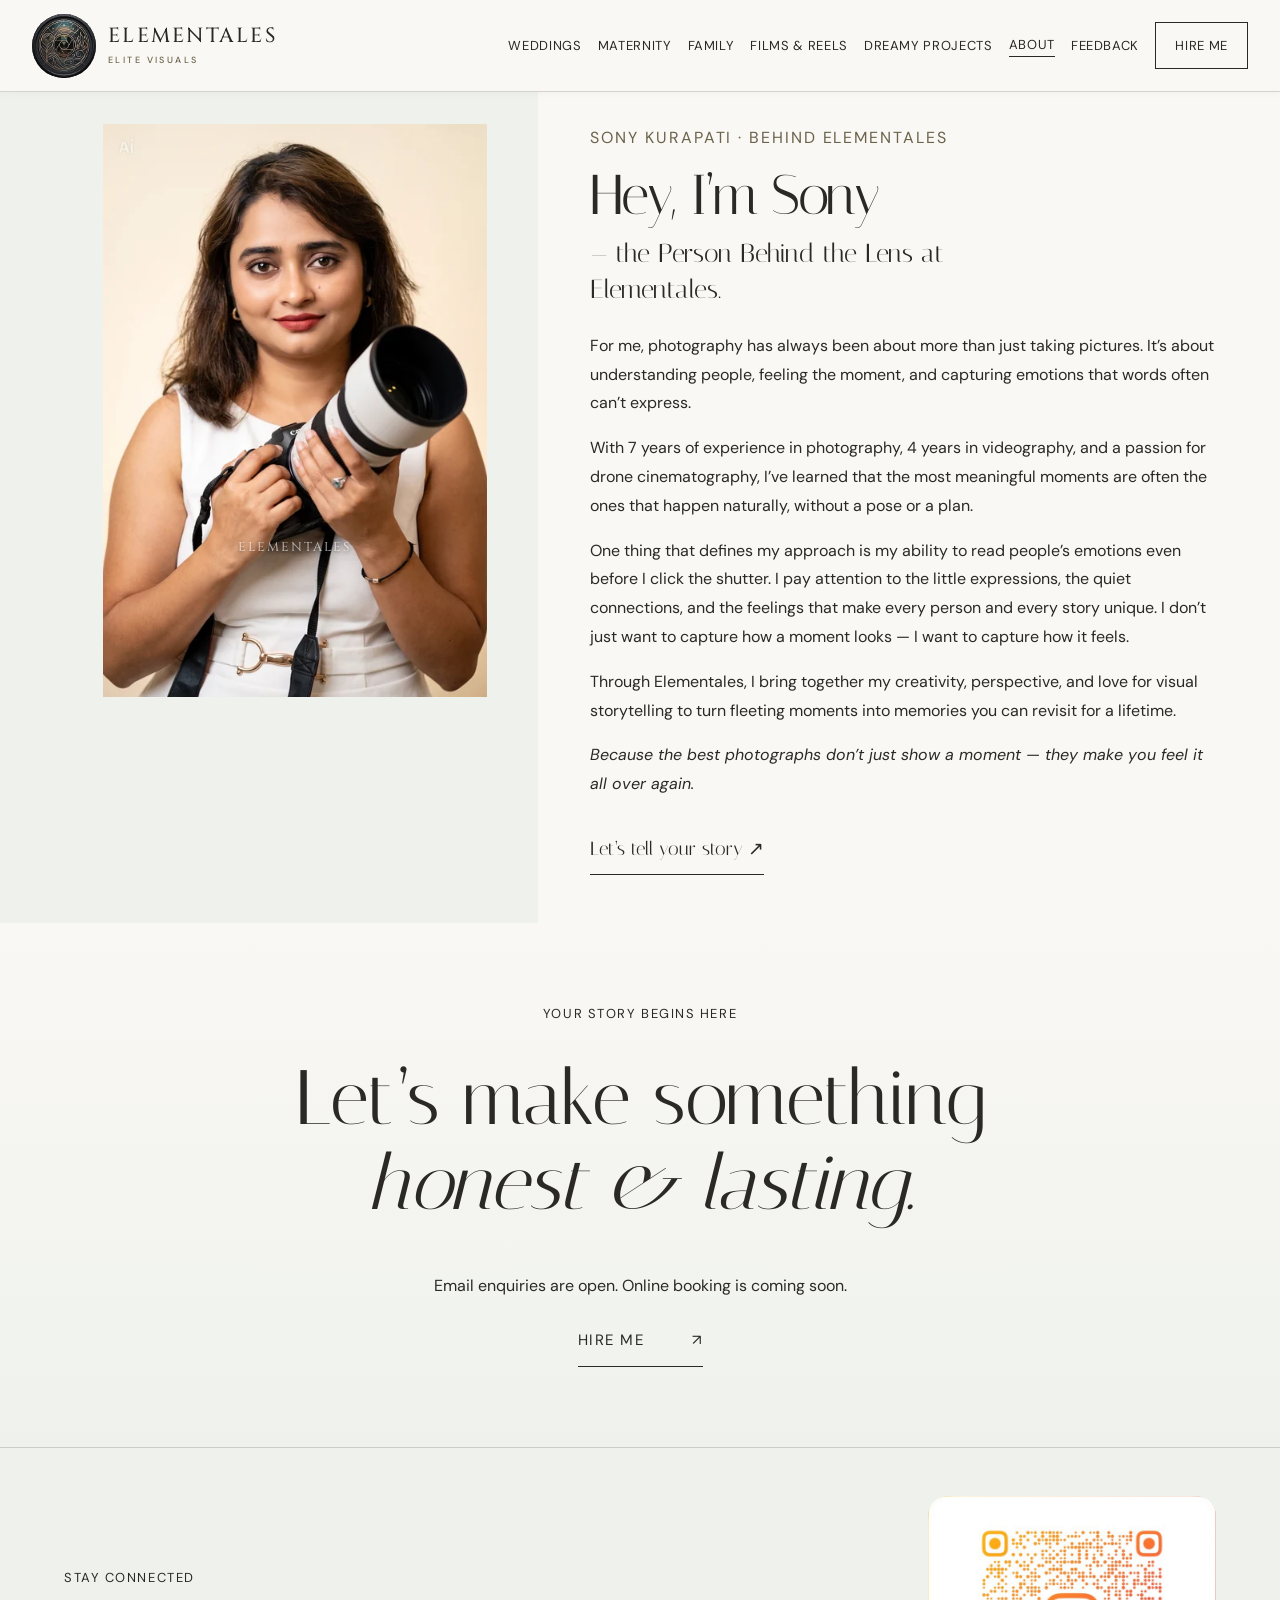
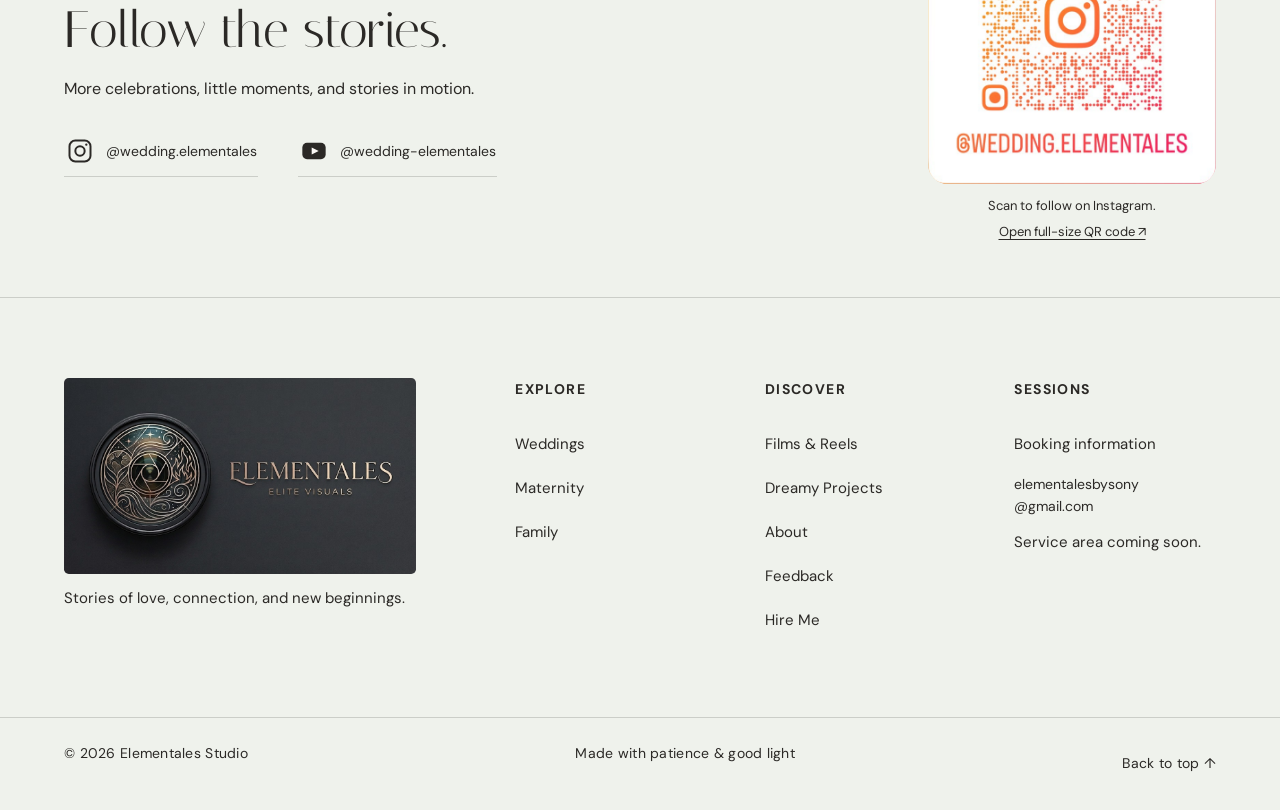
<file: about.html>
<!doctype html>
<html lang="en">
<head>
  <meta charset="utf-8">
  <meta name="viewport" content="width=device-width, initial-scale=1">
  <meta name="description" content="Meet Sony Kurapati, the photographer behind Elementales. A creative eye, thoughtful details, and a personal approach to your photography experience.">
  <meta name="theme-color" content="#FAF8F4">
  <title>About Sony Kurapati — Elementales</title>
  <link rel="stylesheet" href="styles.css?v=20261026-uniform-watermarks">
  <script src="script.js?v=20261020-gallery-films" defer></script>
  <script src="portfolio.js?v=20261026-clean-captions" defer></script>
</head>
<body id="top" class="inner-page">
  <a class="skip-link" href="#main">Skip to content</a>
  <header class="site-header" data-header>
    <a class="brand" href="index.html#top" aria-label="Elementales home">
      <span class="brand-mark" aria-hidden="true"><img src="assets/brand/elementales-logo.png" width="1024" height="572" alt="" decoding="async"></span>
      <span class="brand-wordmark"><span>ELEMENTALES</span><small>ELITE VISUALS</small></span>
    </a>
    <button class="menu-toggle" type="button" aria-expanded="false" aria-controls="site-nav">
      <span class="sr-only">Open navigation</span><i></i><i></i>
    </button>
    <nav id="site-nav" class="site-nav" aria-label="Primary navigation">
      <a href="weddings.html">Weddings</a><a href="maternity.html">Maternity</a><a href="family.html">Family</a><a href="films.html">Films &amp; Reels</a><a href="dreamy-projects.html">Dreamy Projects</a><a aria-current="page" href="about.html">About</a><a href="feedback.html">Feedback</a><a class="nav-enquire" href="contact.html">Hire Me</a>
    </nav>
  </header>

<main id="main" tabindex="-1"><section class="photographer-story section-pad" aria-labelledby="photographer-title"><!-- photos:start portrait --><figure class="photographer-portrait"><img src="assets/photographer/sony-kurapati-800.webp" srcset="assets/photographer/sony-kurapati-480.webp 480w, assets/photographer/sony-kurapati-800.webp 800w, assets/photographer/sony-kurapati-1200.webp 1200w" sizes="(max-width:760px) 90vw, 32vw" width="800" height="1193" alt="Sony Kurapati holding a camera" decoding="async" fetchpriority="high"><span class="photo-watermark" aria-hidden="true">Elementales</span></figure><!-- photos:end portrait --><div class="photographer-bio"><p class="kicker">Sony Kurapati · Behind Elementales</p><h1 id="photographer-title"><span>Hey, I’m Sony</span> <span class="photographer-role">— the Person Behind the Lens at Elementales.</span></h1><p>For me, photography has always been about more than just taking pictures. It’s about understanding people, feeling the moment, and capturing emotions that words often can’t express.</p><p>With 7 years of experience in photography, 4 years in videography, and a passion for drone cinematography, I’ve learned that the most meaningful moments are often the ones that happen naturally, without a pose or a plan.</p><p>One thing that defines my approach is my ability to read people’s emotions even before I click the shutter. I pay attention to the little expressions, the quiet connections, and the feelings that make every person and every story unique. I don’t just want to capture how a moment looks — I want to capture how it feels.</p><p>Through Elementales, I bring together my creativity, perspective, and love for visual storytelling to turn fleeting moments into memories you can revisit for a lifetime.</p><p>Because the best photographs don’t just show a moment — they make you feel it all over again.</p><a class="text-link" href="contact.html#enquiry">Let’s tell your story ↗</a></div></section></main>  <footer id="contact" class="site-footer">
    <div class="footer-cta section-pad reveal"><p class="kicker">Your story begins here</p><h2>Let’s make something<br><em>honest & lasting.</em></h2><p class="footer-status">Email enquiries are open. Online booking is coming soon.</p><a href="contact.html">Hire Me <span>↗</span></a></div>
    <section id="follow" class="social-section section-pad" aria-labelledby="social-title">
      <div class="social-copy">
        <p class="kicker">Stay connected</p>
        <h2 id="social-title">Follow the stories.</h2>
        <p>More celebrations, little moments, and stories in motion.</p>
        <div class="social-links">
          <a href="https://www.instagram.com/wedding.elementales/" target="_blank" rel="noopener noreferrer" aria-label="Instagram: @wedding.elementales (opens in a new tab)"><svg class="social-icon" viewBox="0 0 24 24" width="28" height="28" fill="none" stroke="currentColor" stroke-width="1.7" aria-hidden="true" focusable="false"><rect x="3" y="3" width="18" height="18" rx="5"></rect><circle cx="12" cy="12" r="4"></circle><circle cx="17.4" cy="6.6" r="1" fill="currentColor" stroke="none"></circle></svg><span>@wedding.elementales</span></a>
          <a href="https://www.youtube.com/@wedding-elementales" target="_blank" rel="noopener noreferrer" aria-label="YouTube: @wedding-elementales (opens in a new tab)"><svg class="social-icon" viewBox="0 0 24 24" width="28" height="28" aria-hidden="true" focusable="false"><rect x="2" y="5" width="20" height="14" rx="4" fill="currentColor"></rect><path d="M10 9 L16 12 L10 15 Z" fill="var(--paper)"></path></svg><span>@wedding-elementales</span></a>
        </div>
      </div>
      <figure class="instagram-qr">
        <a class="qr-artwork" href="assets/brand/instagram-qr.png" target="_blank" rel="noopener" aria-label="Open the full-size Instagram QR code in a new tab"><img src="assets/brand/instagram-qr.png" width="804" height="1348" alt="Instagram QR code for @wedding.elementales" loading="lazy" decoding="async"></a>
        <figcaption>Scan to follow on Instagram.<br><a href="assets/brand/instagram-qr.png" target="_blank" rel="noopener">Open full-size QR code ↗</a></figcaption>
      </figure>
    </section>
    <div class="footer-grid section-pad"><div><a class="footer-brand-logo" href="index.html" aria-label="Elementales home"><img src="assets/brand/elementales-logo.png" width="1024" height="572" alt="Elementales Elite Visuals — five elemental motifs inside a camera lens" loading="lazy" decoding="async"></a><p>Stories of love, connection, and new beginnings.</p></div><div><h3>Explore</h3><a href="weddings.html">Weddings</a><a href="maternity.html">Maternity</a><a href="family.html">Family</a></div><div><h3>Discover</h3><a href="films.html">Films & Reels</a><a href="dreamy-projects.html">Dreamy Projects</a><a aria-current="page" href="about.html">About</a><a href="feedback.html">Feedback</a><a href="contact.html">Hire Me</a></div><div><h3>Sessions</h3><a href="book.html">Booking information</a><a href="mailto:elementalesbysony@gmail.com">elementalesbysony<wbr>@gmail.com</a><p>Service area coming soon.</p></div></div><div class="footer-bottom"><span>© <span data-year>2026</span> Elementales Studio</span><span>Made with patience & good light</span><a href="#top">Back to top ↑</a></div>
  </footer>
</body>
</html>
</file>
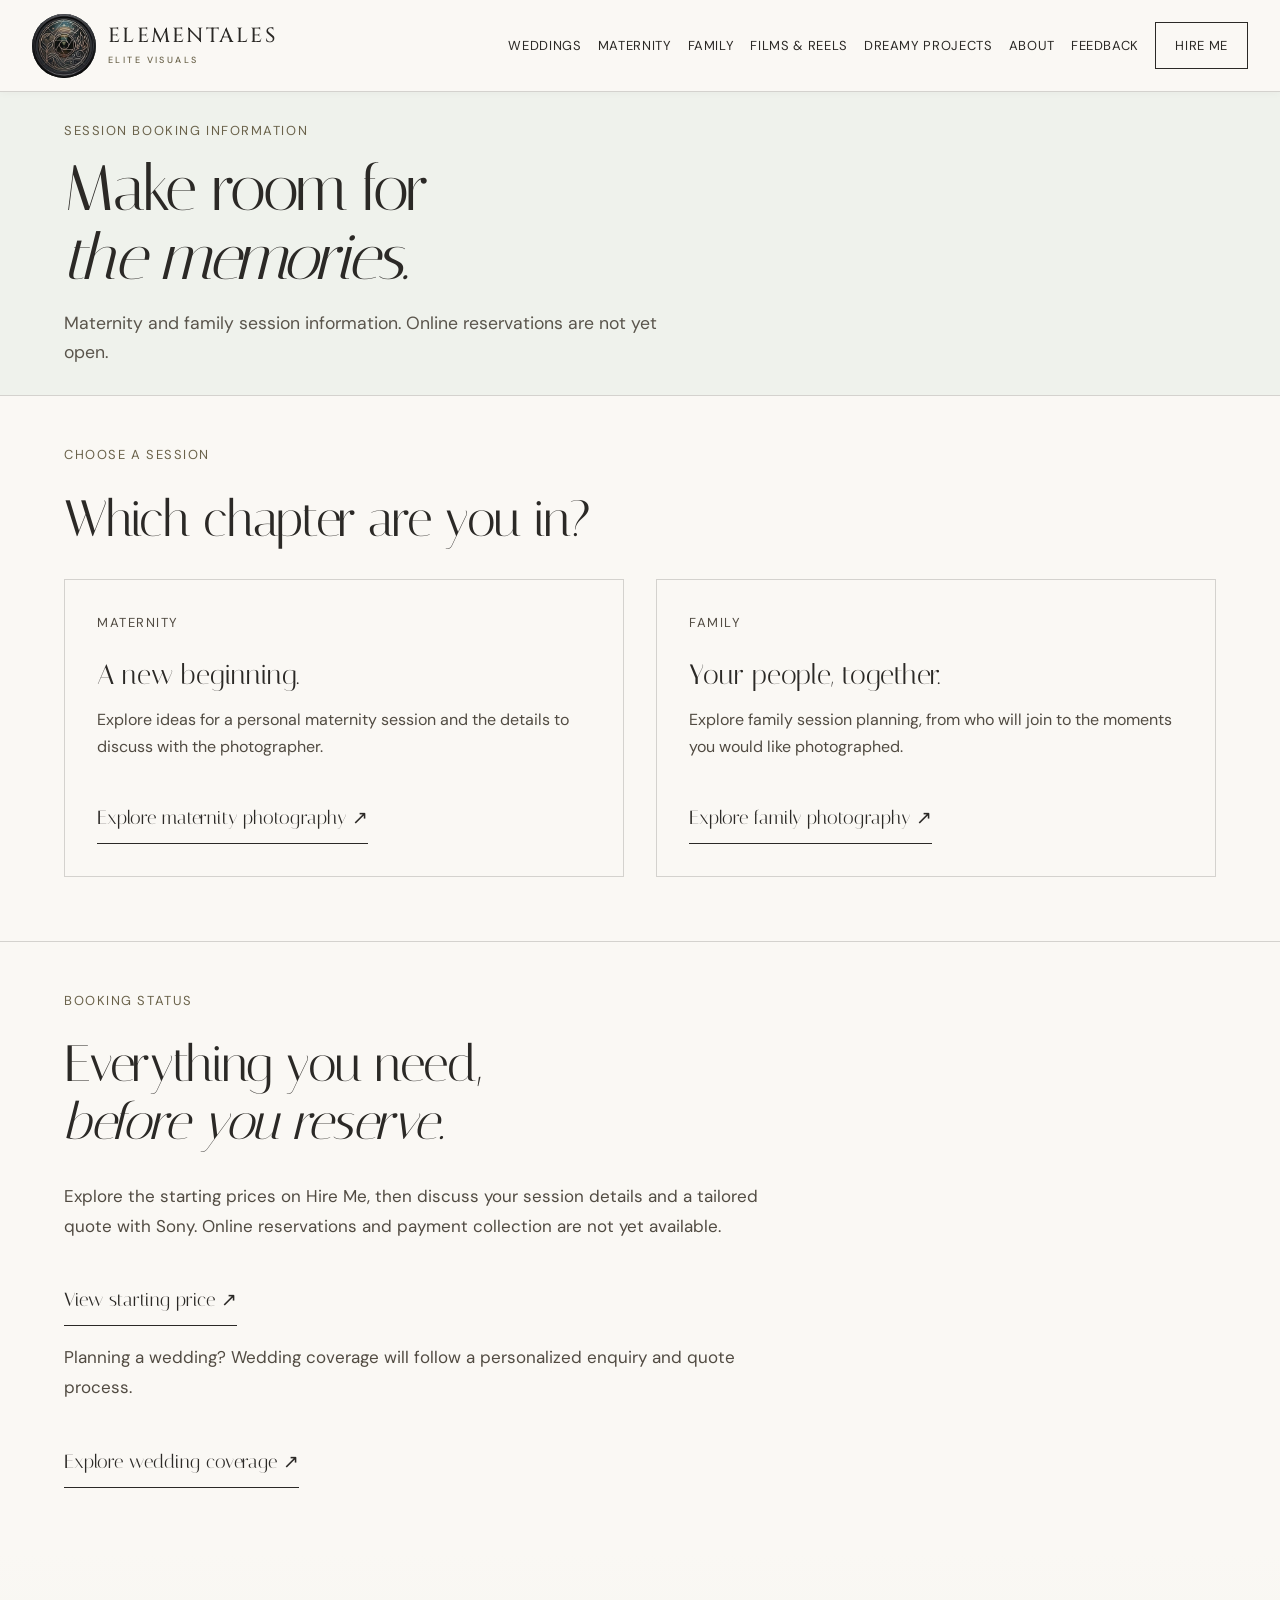
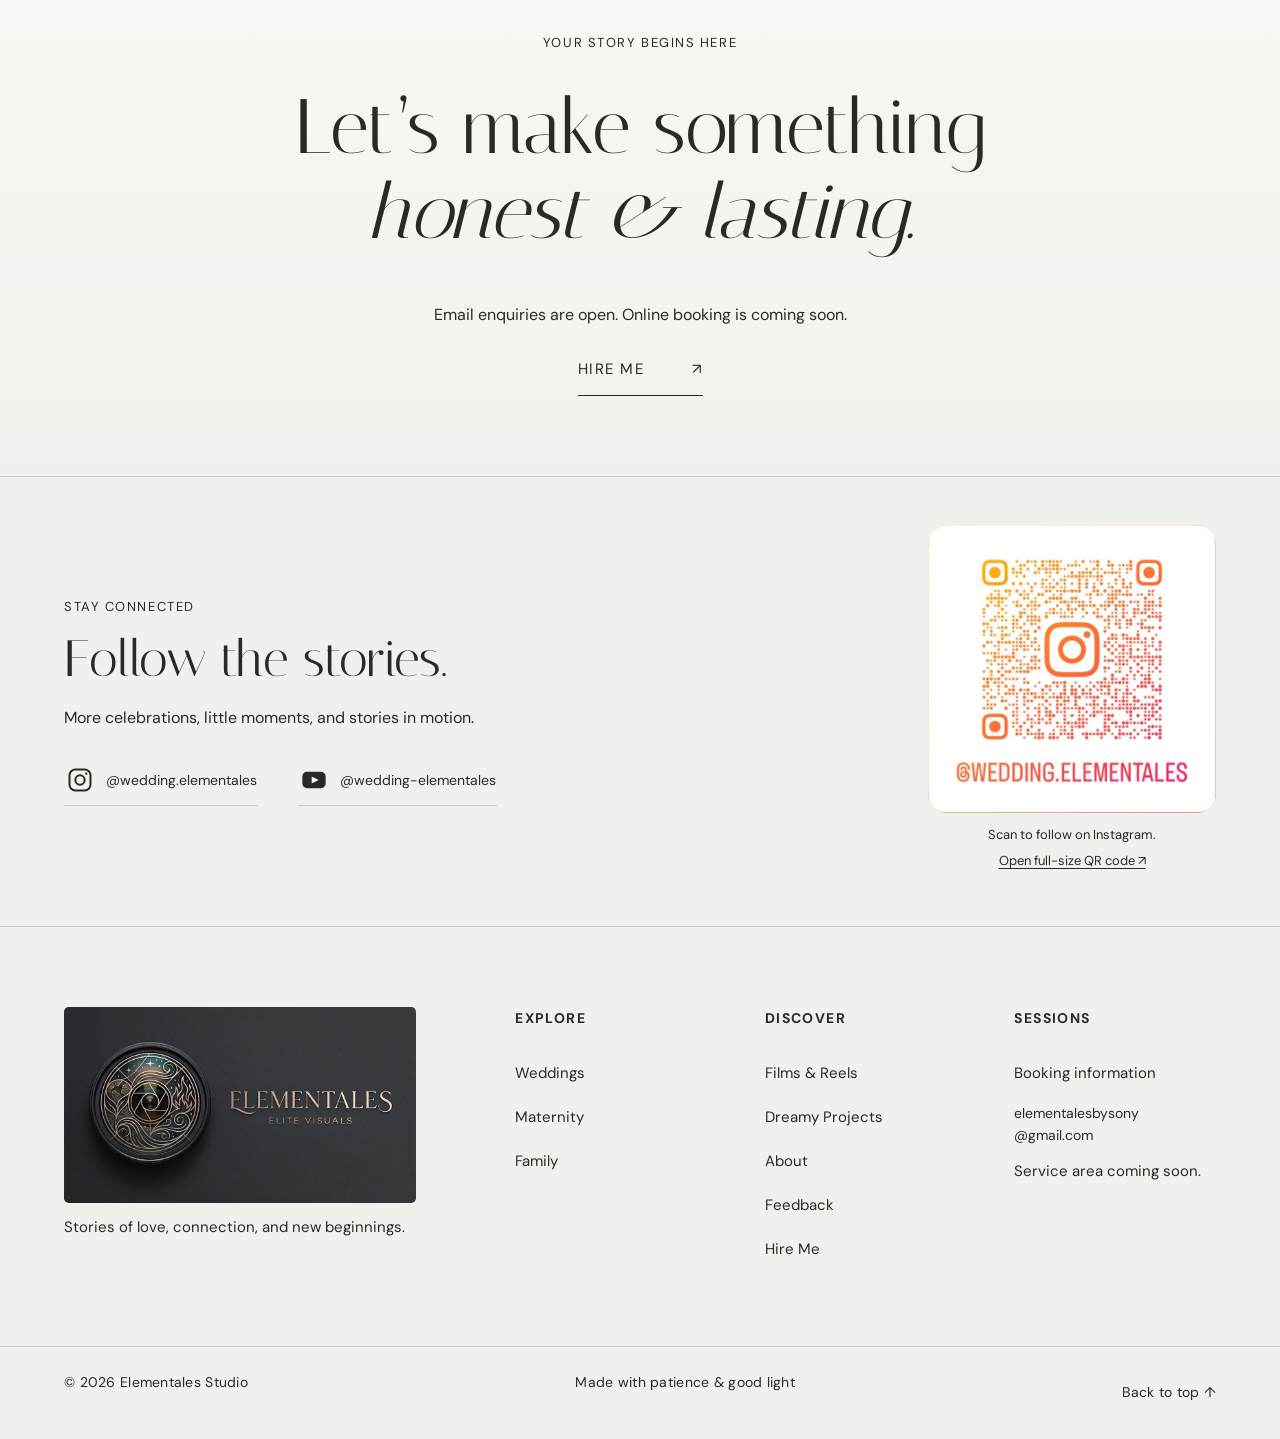
<file: book.html>
<!doctype html>
<html lang="en">
<head>
  <meta charset="utf-8">
  <meta name="viewport" content="width=device-width, initial-scale=1">
  <meta name="description" content="Maternity and family session information. Online reservations are not yet open.">
  <meta name="theme-color" content="#FAF8F4">
  <title>Book a Session — Elementales</title>
  <link rel="stylesheet" href="styles.css?v=20261020-gallery-films">
  <script src="script.js?v=20261020-gallery-films" defer></script>
  <script src="portfolio.js?v=20261020-gallery-films" defer></script>
</head>
<body id="top" class="inner-page">
  <a class="skip-link" href="#main">Skip to content</a>
  <header class="site-header" data-header>
    <a class="brand" href="index.html#top" aria-label="Elementales home">
      <span class="brand-mark" aria-hidden="true"><img src="assets/brand/elementales-logo.png" width="1024" height="572" alt="" decoding="async"></span>
      <span class="brand-wordmark"><span>ELEMENTALES</span><small>ELITE VISUALS</small></span>
    </a>
    <button class="menu-toggle" type="button" aria-expanded="false" aria-controls="site-nav">
      <span class="sr-only">Open navigation</span><i></i><i></i>
    </button>
    <nav id="site-nav" class="site-nav" aria-label="Primary navigation">
      <a href="weddings.html">Weddings</a><a href="maternity.html">Maternity</a><a href="family.html">Family</a><a href="films.html">Films &amp; Reels</a><a href="dreamy-projects.html">Dreamy Projects</a><a href="about.html">About</a><a href="feedback.html">Feedback</a><a class="nav-enquire" href="contact.html">Hire Me</a>
    </nav>
  </header>

<main id="main" tabindex="-1"><section class="page-intro section-pad"><p class="kicker">Session booking information</p><h1>Make room for<br><em>the memories.</em></h1><p class="page-lede">Maternity and family session information. Online reservations are not yet open.</p></section><section class="experience-section section-pad"><p class="kicker">Choose a session</p><h2>Which chapter are you in?</h2><div class="path-grid"><article><p class="kicker">Maternity</p><h3>A new beginning.</h3><p>Explore ideas for a personal maternity session and the details to discuss with the photographer.</p><a class="text-link" href="maternity.html">Explore maternity photography ↗</a></article><article><p class="kicker">Family</p><h3>Your people, together.</h3><p>Explore family session planning, from who will join to the moments you would like photographed.</p><a class="text-link" href="family.html">Explore family photography ↗</a></article></div></section><section class="experience-section section-pad"><p class="kicker">Booking status</p><h2>Everything you need,<br><em>before you reserve.</em></h2><p class="section-copy">Explore the starting prices on Hire Me, then discuss your session details and a tailored quote with Sony. Online reservations and payment collection are not yet available.</p><a class="text-link" href="contact.html#pricing">View starting price ↗</a><p class="section-copy">Planning a wedding? Wedding coverage will follow a personalized enquiry and quote process.</p><a class="text-link" href="weddings.html">Explore wedding coverage ↗</a></section></main>  <footer id="contact" class="site-footer">
    <div class="footer-cta section-pad reveal"><p class="kicker">Your story begins here</p><h2>Let’s make something<br><em>honest & lasting.</em></h2><p class="footer-status">Email enquiries are open. Online booking is coming soon.</p><a href="contact.html">Hire Me <span>↗</span></a></div>
    <section id="follow" class="social-section section-pad" aria-labelledby="social-title">
      <div class="social-copy">
        <p class="kicker">Stay connected</p>
        <h2 id="social-title">Follow the stories.</h2>
        <p>More celebrations, little moments, and stories in motion.</p>
        <div class="social-links">
          <a href="https://www.instagram.com/wedding.elementales/" target="_blank" rel="noopener noreferrer" aria-label="Instagram: @wedding.elementales (opens in a new tab)"><svg class="social-icon" viewBox="0 0 24 24" width="28" height="28" fill="none" stroke="currentColor" stroke-width="1.7" aria-hidden="true" focusable="false"><rect x="3" y="3" width="18" height="18" rx="5"></rect><circle cx="12" cy="12" r="4"></circle><circle cx="17.4" cy="6.6" r="1" fill="currentColor" stroke="none"></circle></svg><span>@wedding.elementales</span></a>
          <a href="https://www.youtube.com/@wedding-elementales" target="_blank" rel="noopener noreferrer" aria-label="YouTube: @wedding-elementales (opens in a new tab)"><svg class="social-icon" viewBox="0 0 24 24" width="28" height="28" aria-hidden="true" focusable="false"><rect x="2" y="5" width="20" height="14" rx="4" fill="currentColor"></rect><path d="M10 9 L16 12 L10 15 Z" fill="var(--paper)"></path></svg><span>@wedding-elementales</span></a>
        </div>
      </div>
      <figure class="instagram-qr">
        <a class="qr-artwork" href="assets/brand/instagram-qr.png" target="_blank" rel="noopener" aria-label="Open the full-size Instagram QR code in a new tab"><img src="assets/brand/instagram-qr.png" width="804" height="1348" alt="Instagram QR code for @wedding.elementales" loading="lazy" decoding="async"></a>
        <figcaption>Scan to follow on Instagram.<br><a href="assets/brand/instagram-qr.png" target="_blank" rel="noopener">Open full-size QR code ↗</a></figcaption>
      </figure>
    </section>
    <div class="footer-grid section-pad"><div><a class="footer-brand-logo" href="index.html" aria-label="Elementales home"><img src="assets/brand/elementales-logo.png" width="1024" height="572" alt="Elementales Elite Visuals — five elemental motifs inside a camera lens" loading="lazy" decoding="async"></a><p>Stories of love, connection, and new beginnings.</p></div><div><h3>Explore</h3><a href="weddings.html">Weddings</a><a href="maternity.html">Maternity</a><a href="family.html">Family</a></div><div><h3>Discover</h3><a href="films.html">Films & Reels</a><a href="dreamy-projects.html">Dreamy Projects</a><a href="about.html">About</a><a href="feedback.html">Feedback</a><a href="contact.html">Hire Me</a></div><div><h3>Sessions</h3><a aria-current="page" href="book.html">Booking information</a><a href="mailto:elementalesbysony@gmail.com">elementalesbysony<wbr>@gmail.com</a><p>Service area coming soon.</p></div></div><div class="footer-bottom"><span>© <span data-year>2026</span> Elementales Studio</span><span>Made with patience & good light</span><a href="#top">Back to top ↑</a></div>
  </footer>
</body>
</html>
</file>
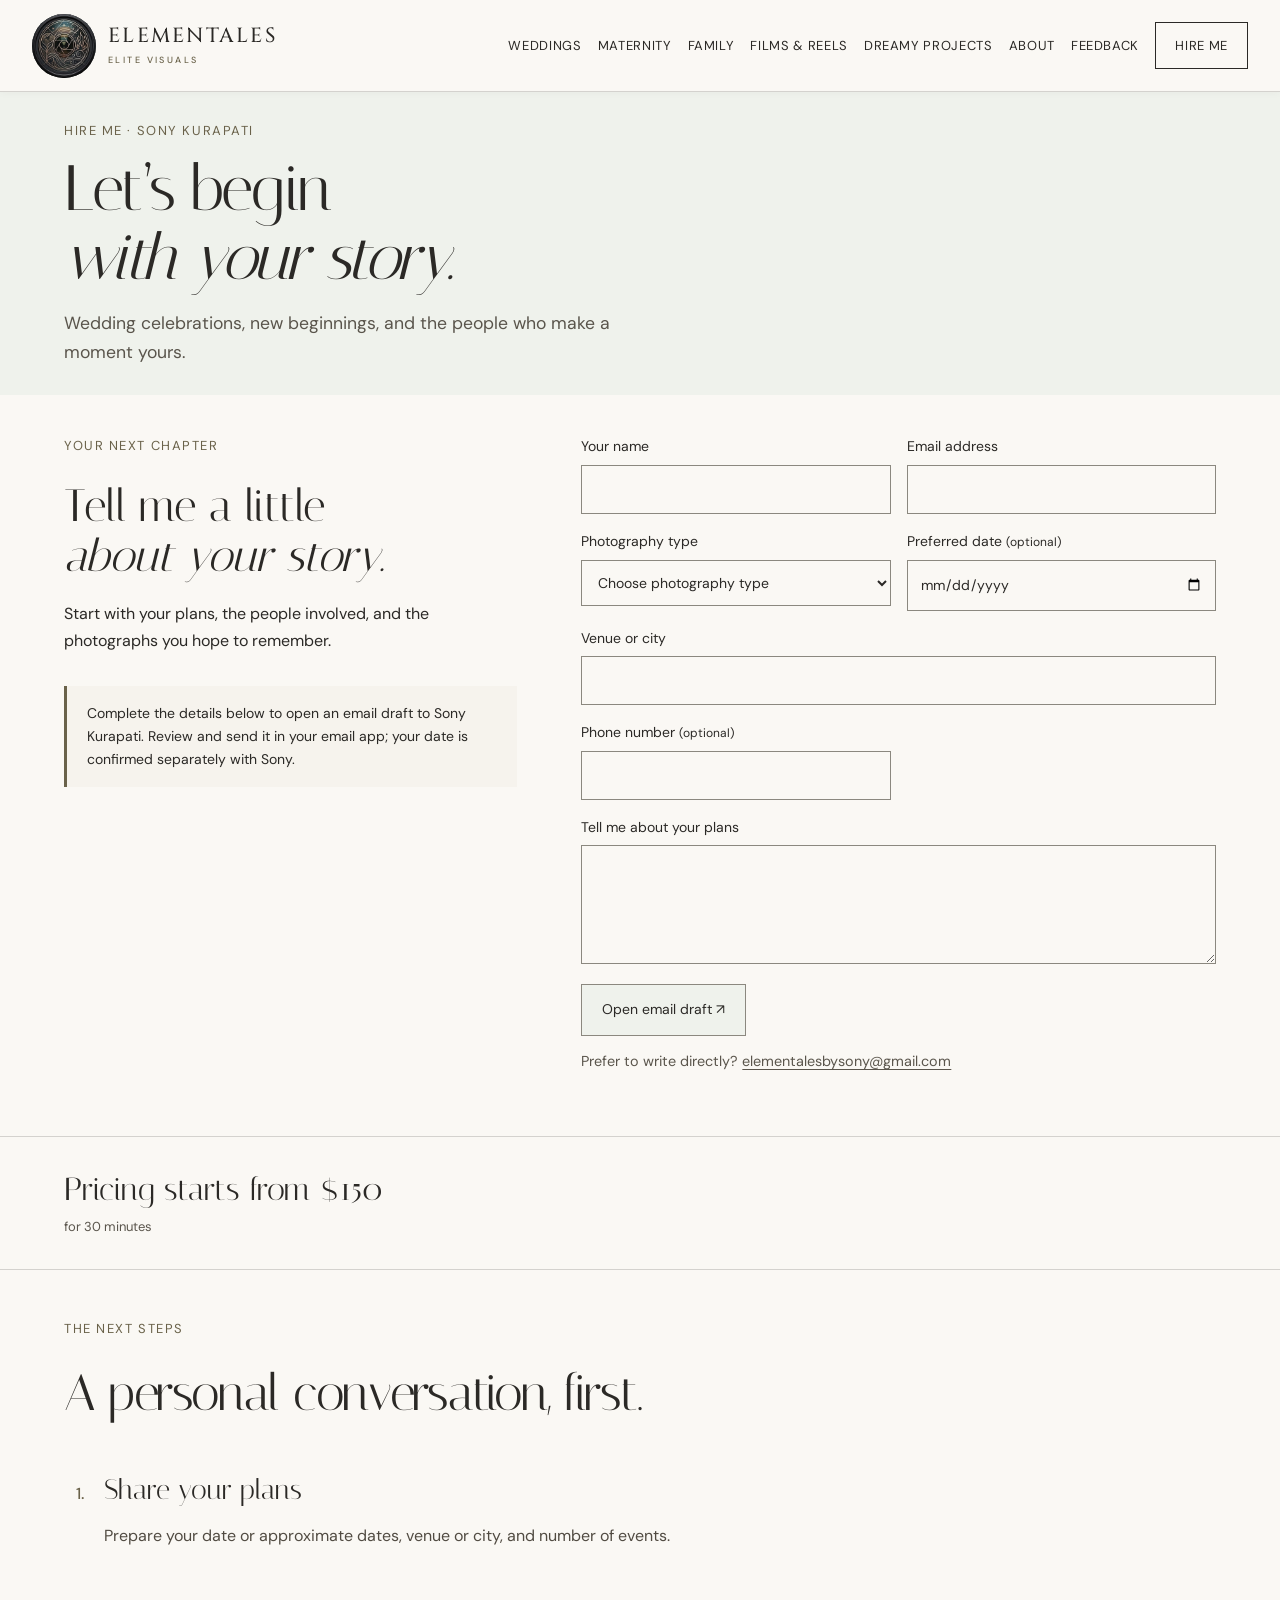
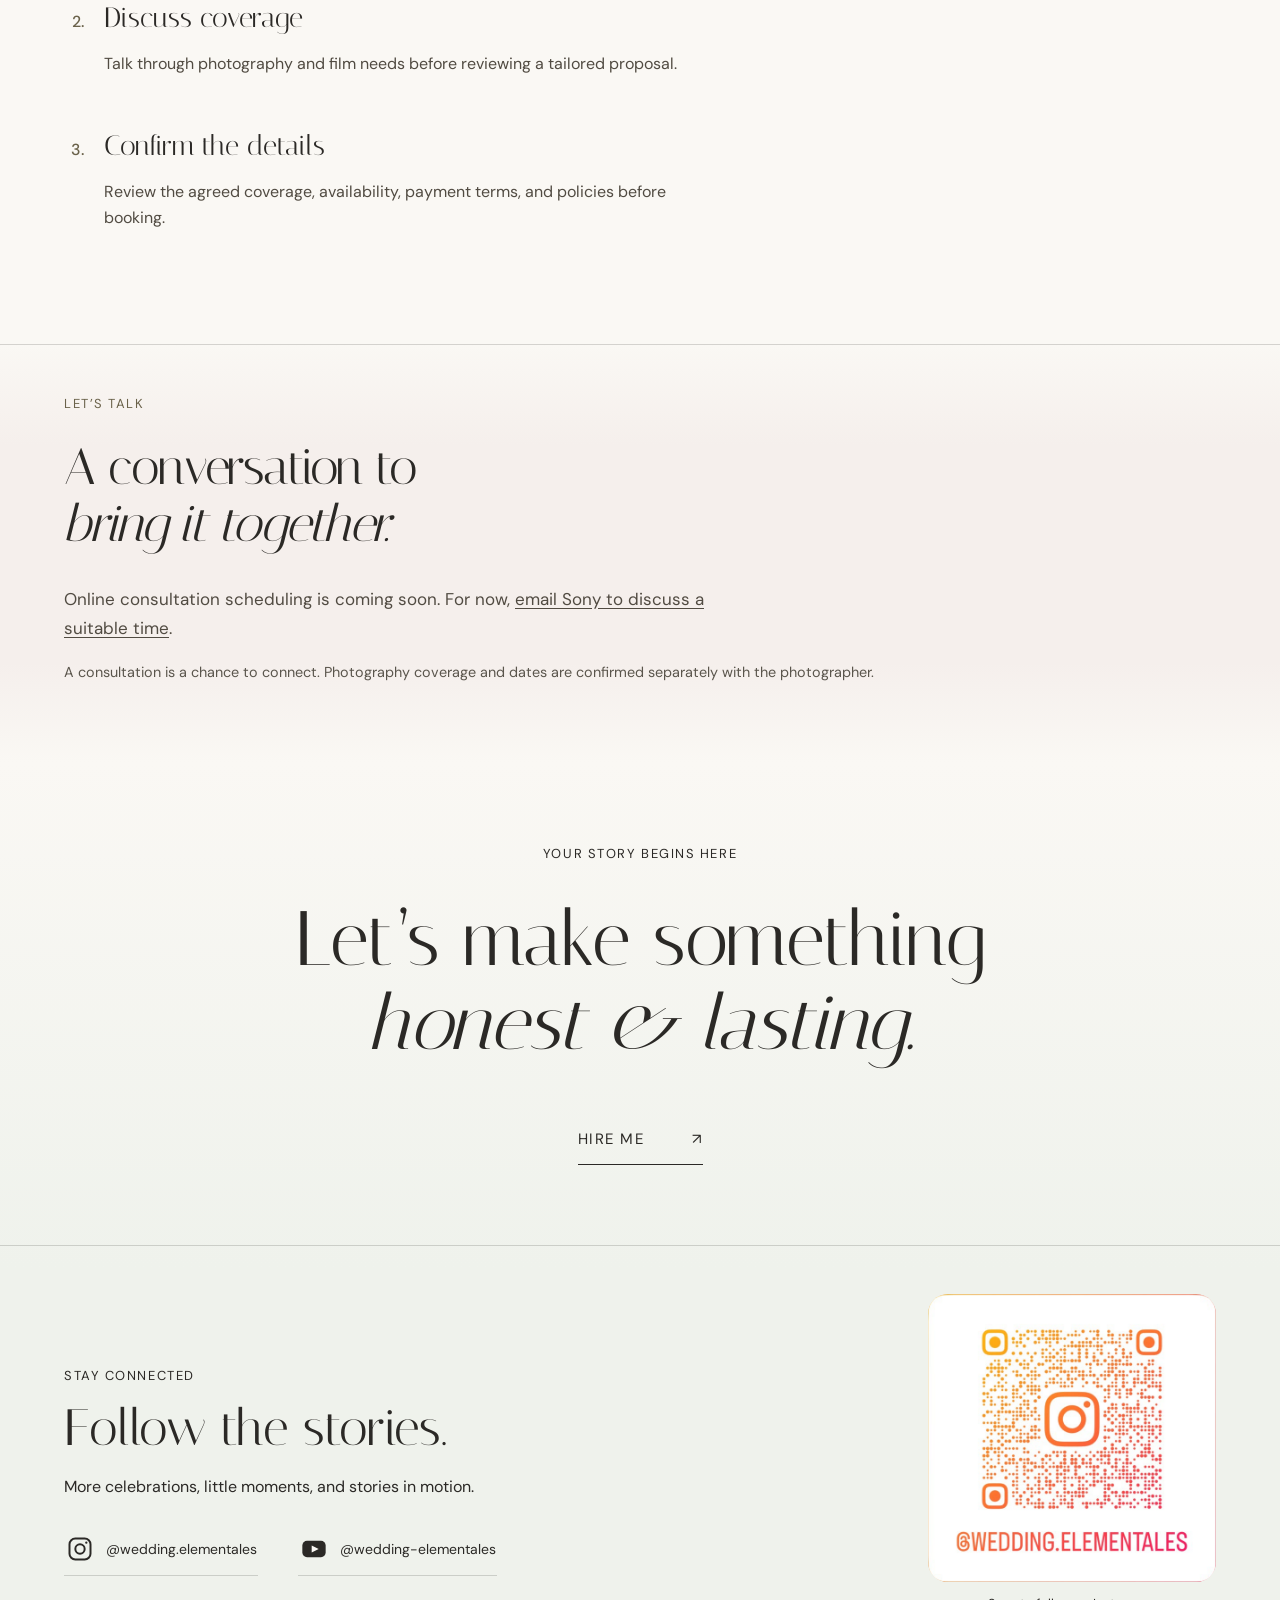
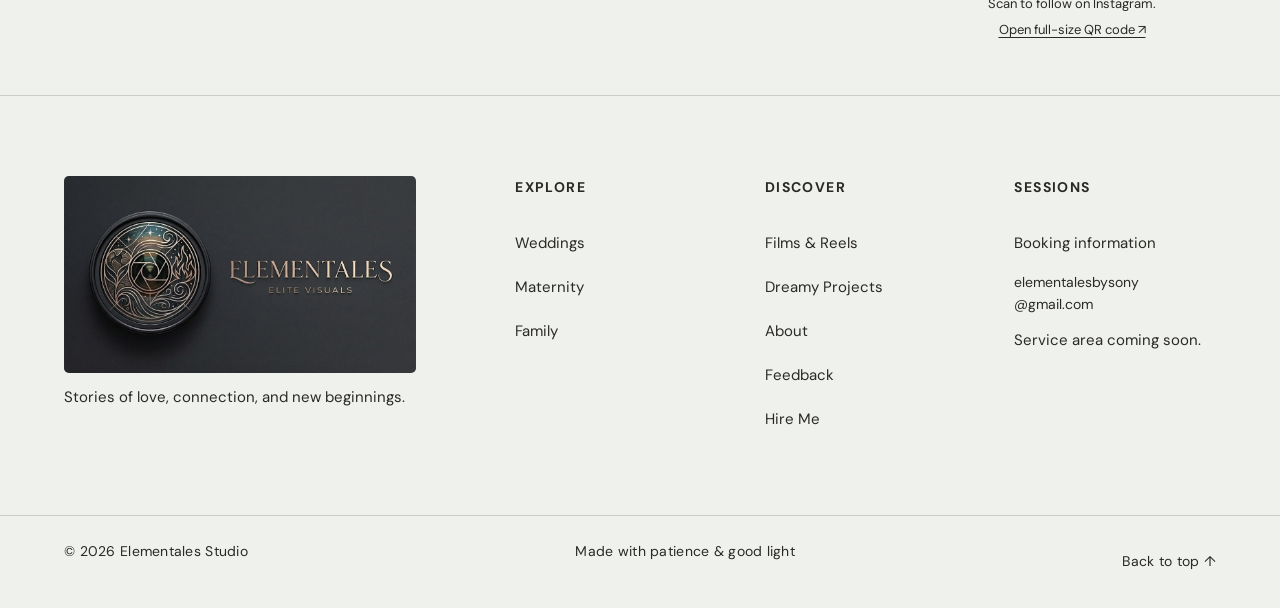
<file: contact.html>
<!doctype html>
<html lang="en">
<head>
  <meta charset="utf-8">
  <meta name="viewport" content="width=device-width, initial-scale=1">
  <meta name="description" content="Plan your photography experience with Elementales. Explore the enquiry process and upcoming consultation scheduling.">
  <meta name="theme-color" content="#FAF8F4">
  <title>Hire Me — Elementales</title>
  <link rel="stylesheet" href="styles.css?v=20261020-gallery-films">
  <script src="script.js?v=20261020-gallery-films" defer></script>
  <script src="portfolio.js?v=20261020-gallery-films" defer></script>
</head>
<body id="top" class="inner-page">
  <a class="skip-link" href="#main">Skip to content</a>
  <header class="site-header" data-header>
    <a class="brand" href="index.html#top" aria-label="Elementales home">
      <span class="brand-mark" aria-hidden="true"><img src="assets/brand/elementales-logo.png" width="1024" height="572" alt="" decoding="async"></span>
      <span class="brand-wordmark"><span>ELEMENTALES</span><small>ELITE VISUALS</small></span>
    </a>
    <button class="menu-toggle" type="button" aria-expanded="false" aria-controls="site-nav">
      <span class="sr-only">Open navigation</span><i></i><i></i>
    </button>
    <nav id="site-nav" class="site-nav" aria-label="Primary navigation">
      <a href="weddings.html">Weddings</a><a href="maternity.html">Maternity</a><a href="family.html">Family</a><a href="films.html">Films &amp; Reels</a><a href="dreamy-projects.html">Dreamy Projects</a><a href="about.html">About</a><a href="feedback.html">Feedback</a><a class="nav-enquire" aria-current="page" href="contact.html">Hire Me</a>
    </nav>
  </header>

<main id="main" tabindex="-1"><section class="page-intro section-pad"><p class="kicker">Hire Me · Sony Kurapati</p><h1>Let’s begin<br><em>with your story.</em></h1><p class="page-lede">Wedding celebrations, new beginnings, and the people who make a moment yours.</p></section><section id="enquiry" class="enquiry-section section-pad" aria-labelledby="enquiry-title"><div><p class="kicker">Your next chapter</p><h2 id="enquiry-title">Tell me a little<br><em>about your story.</em></h2><p>Start with your plans, the people involved, and the photographs you hope to remember.</p><p id="enquiry-status" class="service-status">Complete the details below to open an email draft to Sony Kurapati. Review and send it in your email app; your date is confirmed separately with Sony.</p></div><form class="enquiry-form" data-email-enquiry action="mailto:elementalesbysony@gmail.com" method="post" enctype="text/plain" aria-label="Photography enquiry" aria-describedby="enquiry-status"><fieldset><legend class="sr-only">Photography enquiry details</legend><div class="enquiry-fields"><label>Your name<input name="name" autocomplete="name" type="text" required maxlength="120"></label><label>Email address<input name="email" autocomplete="email" type="email" required maxlength="254"></label><label>Photography type<select name="service" data-enquiry-service required><option value="">Choose photography type</option><option value="weddings">Weddings</option><option value="maternity">Maternity</option><option value="family">Family</option><option value="family-portraits">Family portraits</option><option value="headshots">Professional headshots</option><option value="dreamy">Dreamy Projects</option><option value="films">Films &amp; Reels</option></select></label><label>Preferred date <span>(optional)</span><input name="date" type="date"></label><label class="field-wide">Venue or city<input name="location" type="text" autocomplete="off"></label><label>Phone number <span>(optional)</span><input name="phone" autocomplete="tel" type="tel"></label><label class="field-wide">Tell me about your plans<textarea name="message" rows="4" required maxlength="3000"></textarea></label></div><button type="submit" class="enquiry-submit">Open email draft ↗</button><p class="enquiry-feedback" data-enquiry-feedback role="status"></p><p class="content-note">Prefer to write directly? <a class="direct-email" href="mailto:elementalesbysony@gmail.com">elementalesbysony@gmail.com</a></p></fieldset></form></section><section id="pricing" class="pricing-summary section-pad" aria-labelledby="pricing-title"><h2 id="pricing-title">Pricing starts from <strong>$150</strong></h2><p class="pricing-duration">for 30 minutes</p></section><section class="experience-section section-pad"><p class="kicker">The next steps</p><h2>A personal conversation, first.</h2><ol class="process-list"><li><h3>Share your plans</h3><p>Prepare your date or approximate dates, venue or city, and number of events.</p></li><li><h3>Discuss coverage</h3><p>Talk through photography and film needs before reviewing a tailored proposal.</p></li><li><h3>Confirm the details</h3><p>Review the agreed coverage, availability, payment terms, and policies before booking.</p></li></ol></section><section class="experience-section section-pad consultation-section"><p class="kicker">Let’s talk</p><h2>A conversation to<br><em>bring it together.</em></h2><p class="section-copy">Online consultation scheduling is coming soon. For now, <a class="direct-email" href="mailto:elementalesbysony@gmail.com?subject=Consultation%20enquiry">email Sony to discuss a suitable time</a>.</p><p class="content-note">A consultation is a chance to connect. Photography coverage and dates are confirmed separately with the photographer.</p></section></main>  <footer id="contact" class="site-footer">
    <div class="footer-cta section-pad reveal"><p class="kicker">Your story begins here</p><h2>Let’s make something<br><em>honest & lasting.</em></h2><a aria-current="page" href="contact.html">Hire Me <span>↗</span></a></div>
    <section id="follow" class="social-section section-pad" aria-labelledby="social-title">
      <div class="social-copy">
        <p class="kicker">Stay connected</p>
        <h2 id="social-title">Follow the stories.</h2>
        <p>More celebrations, little moments, and stories in motion.</p>
        <div class="social-links">
          <a href="https://www.instagram.com/wedding.elementales/" target="_blank" rel="noopener noreferrer" aria-label="Instagram: @wedding.elementales (opens in a new tab)"><svg class="social-icon" viewBox="0 0 24 24" width="28" height="28" fill="none" stroke="currentColor" stroke-width="1.7" aria-hidden="true" focusable="false"><rect x="3" y="3" width="18" height="18" rx="5"></rect><circle cx="12" cy="12" r="4"></circle><circle cx="17.4" cy="6.6" r="1" fill="currentColor" stroke="none"></circle></svg><span>@wedding.elementales</span></a>
          <a href="https://www.youtube.com/@wedding-elementales" target="_blank" rel="noopener noreferrer" aria-label="YouTube: @wedding-elementales (opens in a new tab)"><svg class="social-icon" viewBox="0 0 24 24" width="28" height="28" aria-hidden="true" focusable="false"><rect x="2" y="5" width="20" height="14" rx="4" fill="currentColor"></rect><path d="M10 9 L16 12 L10 15 Z" fill="var(--paper)"></path></svg><span>@wedding-elementales</span></a>
        </div>
      </div>
      <figure class="instagram-qr">
        <a class="qr-artwork" href="assets/brand/instagram-qr.png" target="_blank" rel="noopener" aria-label="Open the full-size Instagram QR code in a new tab"><img src="assets/brand/instagram-qr.png" width="804" height="1348" alt="Instagram QR code for @wedding.elementales" loading="lazy" decoding="async"></a>
        <figcaption>Scan to follow on Instagram.<br><a href="assets/brand/instagram-qr.png" target="_blank" rel="noopener">Open full-size QR code ↗</a></figcaption>
      </figure>
    </section>
    <div class="footer-grid section-pad"><div><a class="footer-brand-logo" href="index.html" aria-label="Elementales home"><img src="assets/brand/elementales-logo.png" width="1024" height="572" alt="Elementales Elite Visuals — five elemental motifs inside a camera lens" loading="lazy" decoding="async"></a><p>Stories of love, connection, and new beginnings.</p></div><div><h3>Explore</h3><a href="weddings.html">Weddings</a><a href="maternity.html">Maternity</a><a href="family.html">Family</a></div><div><h3>Discover</h3><a href="films.html">Films & Reels</a><a href="dreamy-projects.html">Dreamy Projects</a><a href="about.html">About</a><a href="feedback.html">Feedback</a><a aria-current="page" href="contact.html">Hire Me</a></div><div><h3>Sessions</h3><a href="book.html">Booking information</a><a href="mailto:elementalesbysony@gmail.com">elementalesbysony<wbr>@gmail.com</a><p>Service area coming soon.</p></div></div><div class="footer-bottom"><span>© <span data-year>2026</span> Elementales Studio</span><span>Made with patience & good light</span><a href="#top">Back to top ↑</a></div>
  </footer>
</body>
</html>
</file>
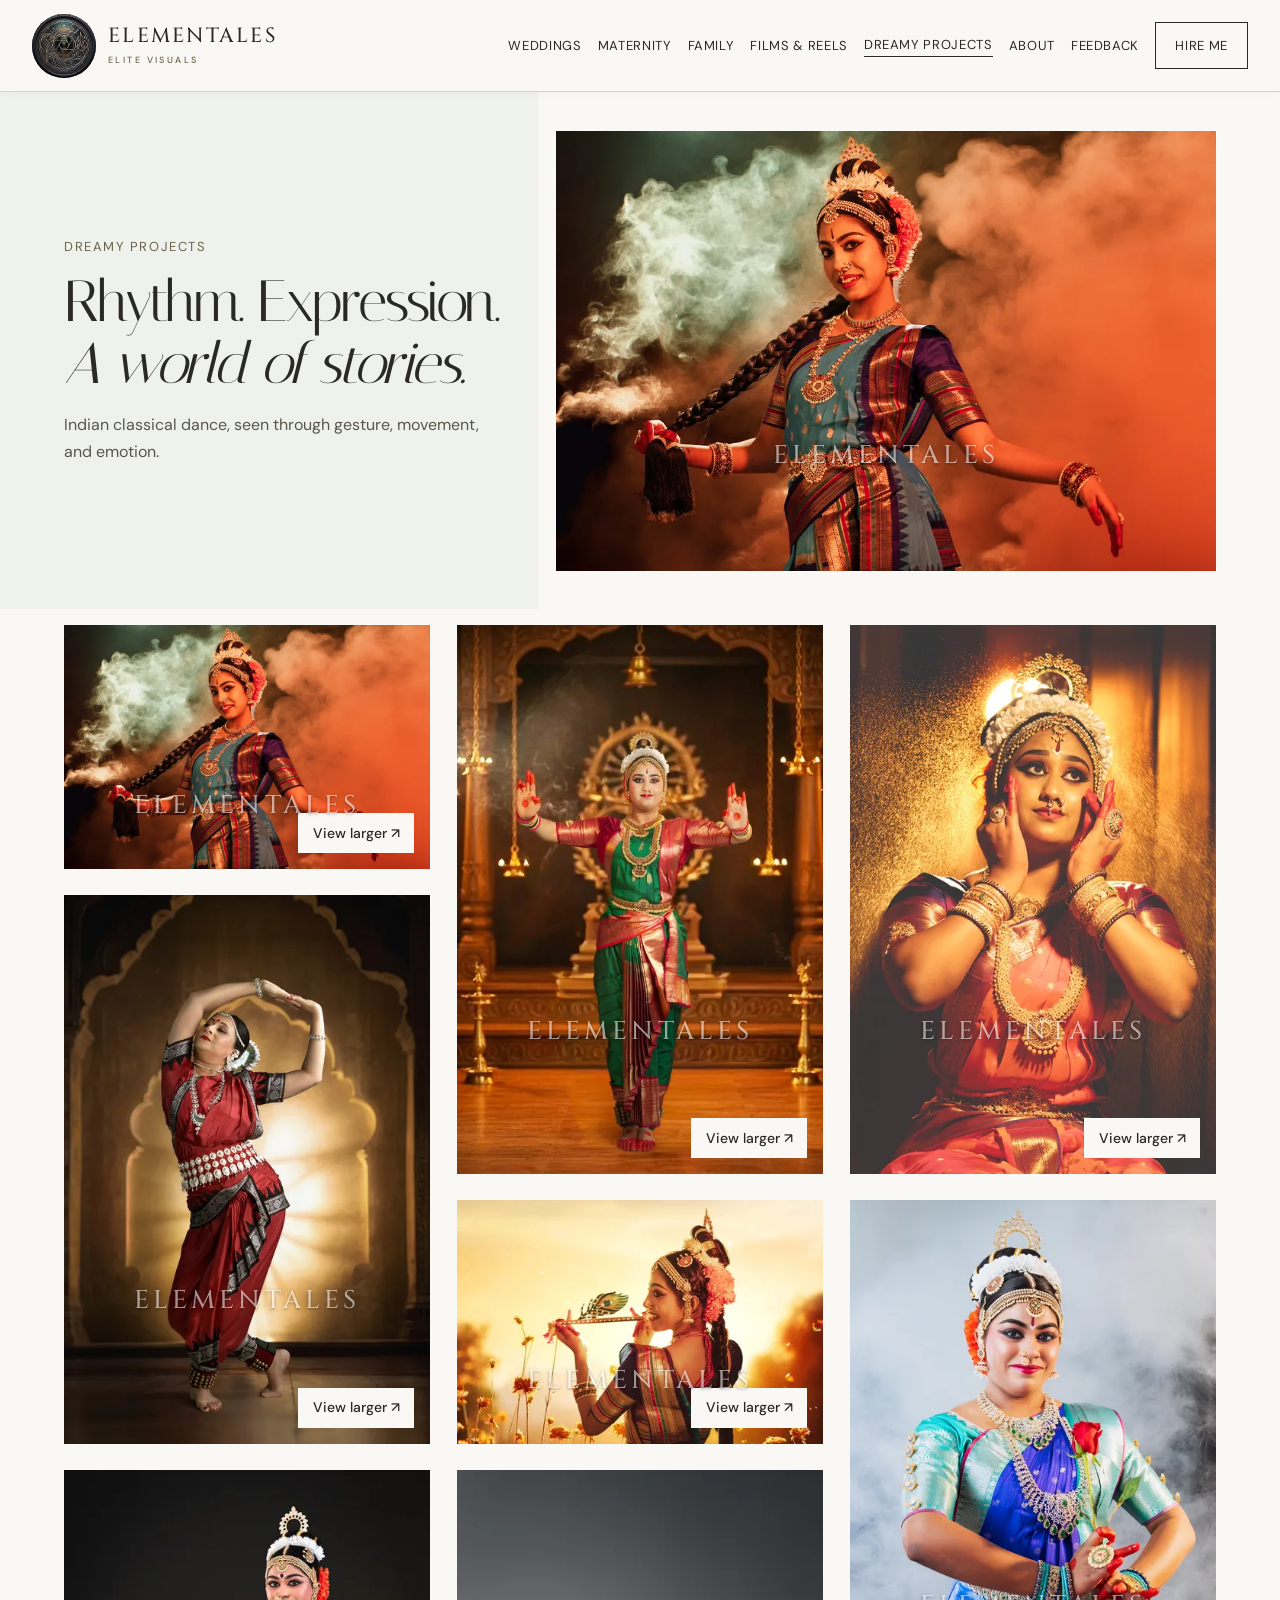
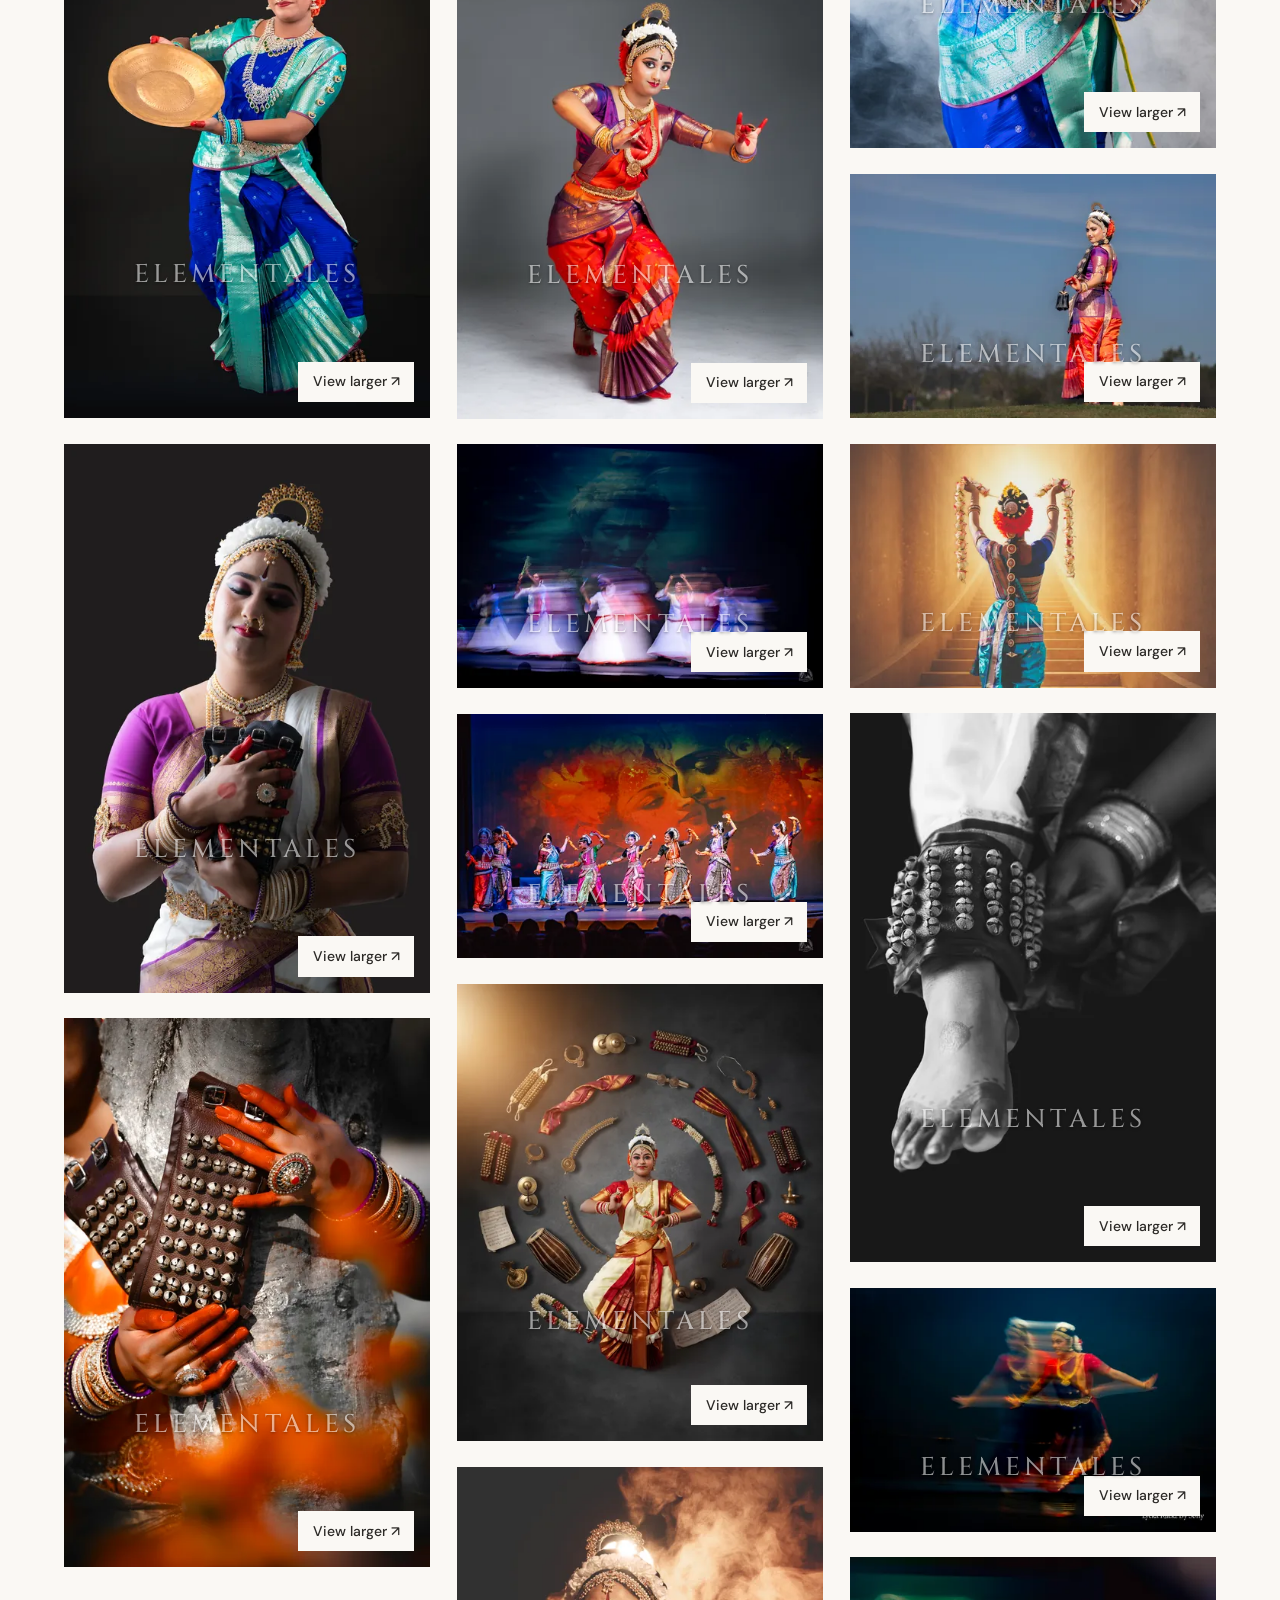
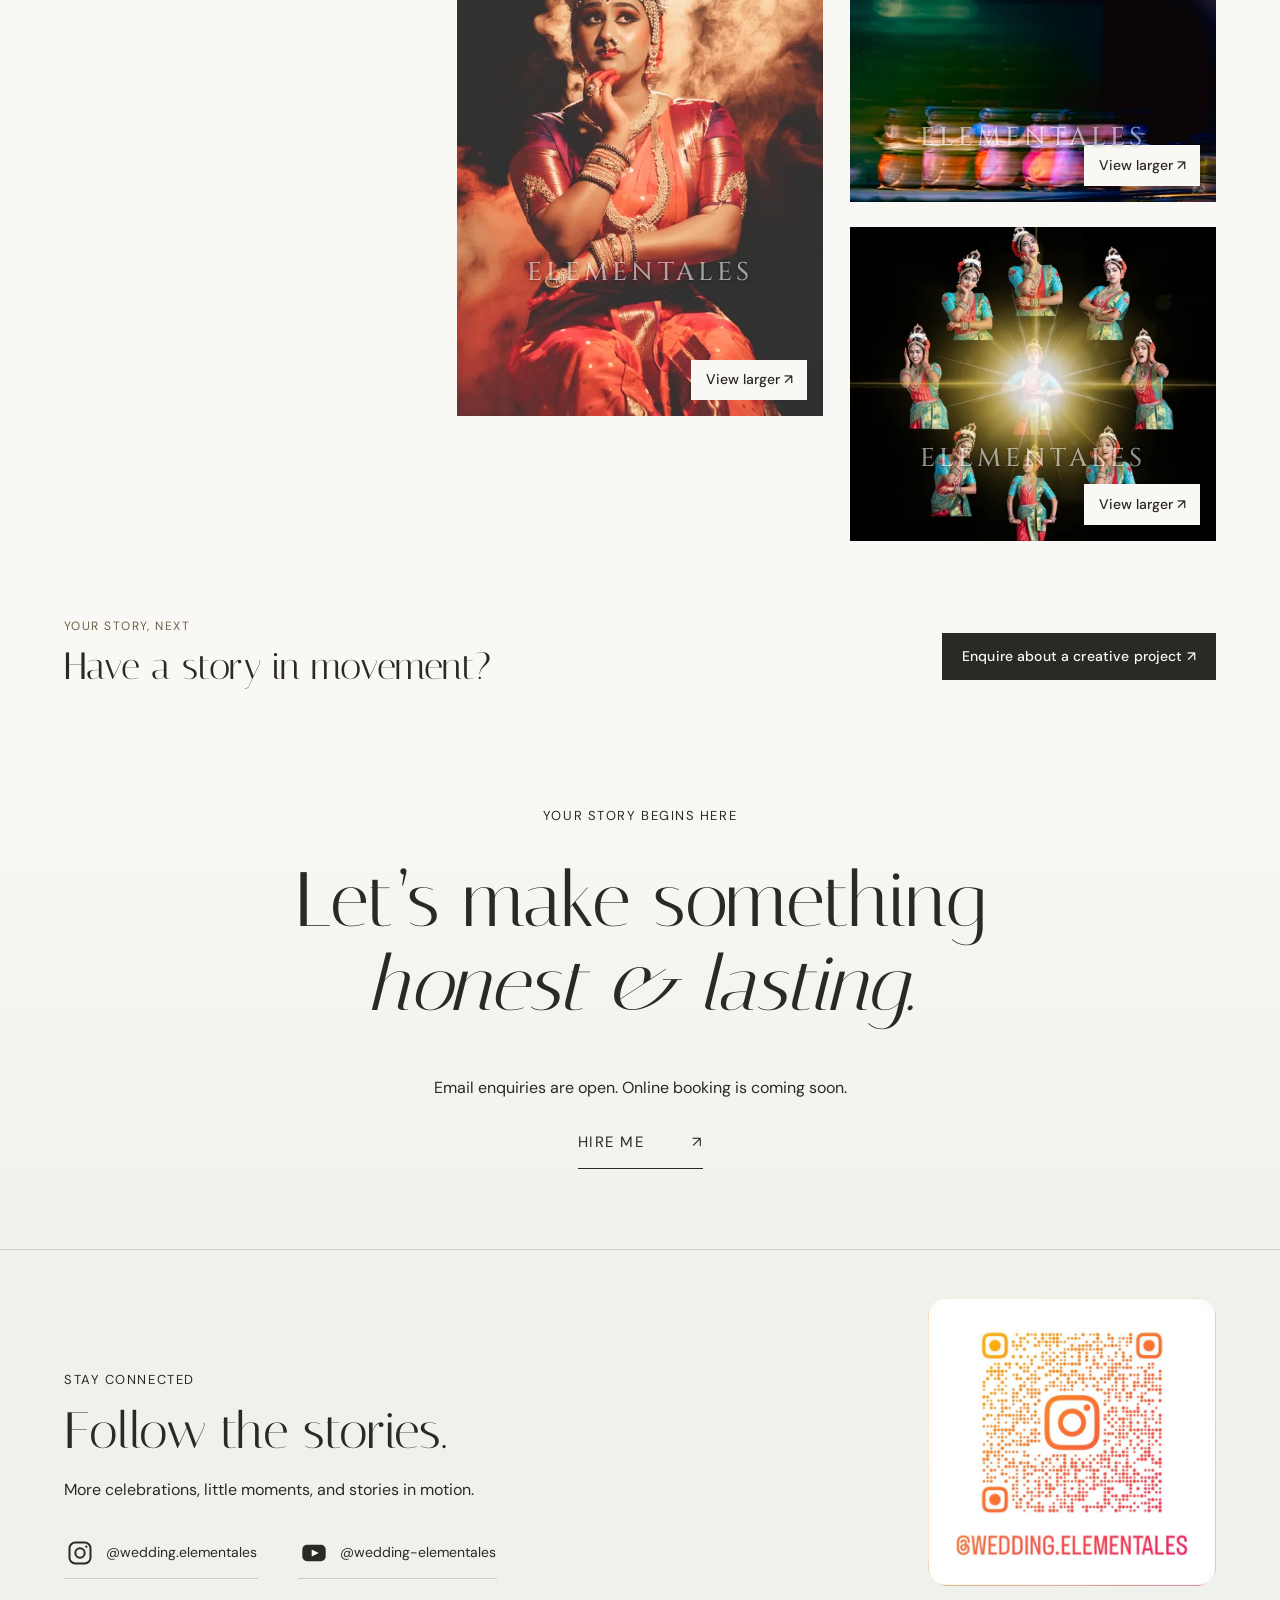
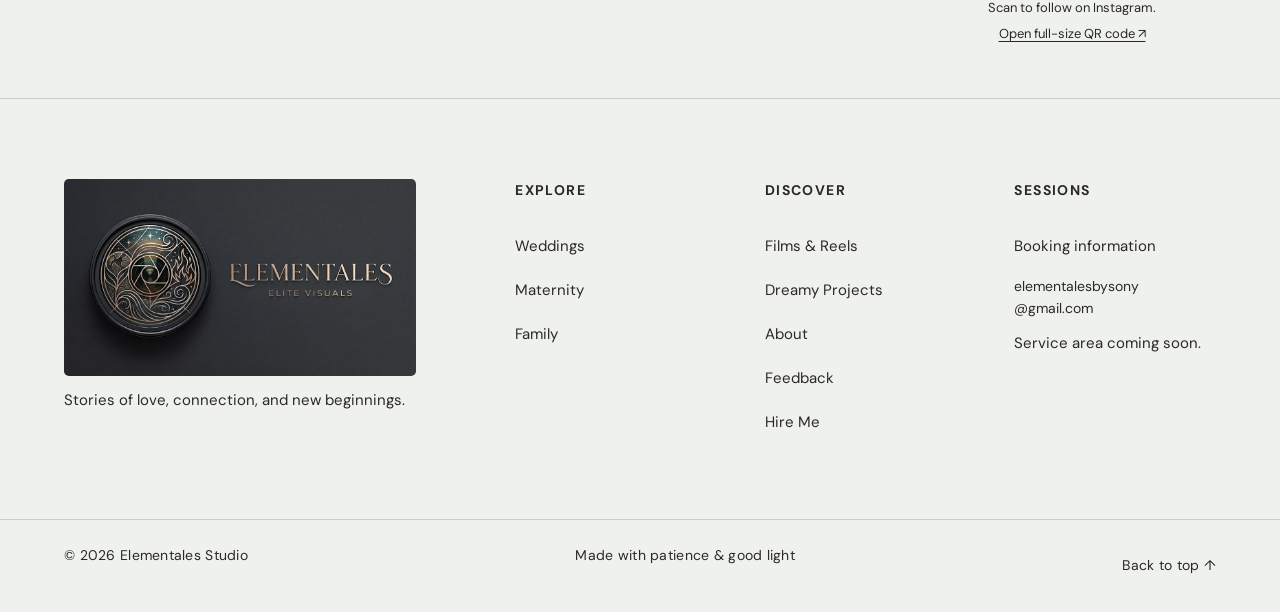
<file: dreamy-projects.html>
<!doctype html>
<html lang="en">
<head>
  <meta charset="utf-8">
  <meta name="viewport" content="width=device-width, initial-scale=1">
  <meta name="description" content="Indian classical dance photography, exploring expression, rhythm, and movement through Dreamy Projects by Elementales.">
  <meta name="theme-color" content="#FAF8F4">
  <title>Dreamy Projects — Elementales</title>
  <link rel="stylesheet" href="styles.css?v=20261026-uniform-watermarks">
  <script src="script.js?v=20261020-gallery-films" defer></script>
  <script src="portfolio.js?v=20261026-clean-captions" defer></script>
</head>
<body id="top" class="inner-page">
  <a class="skip-link" href="#main">Skip to content</a>
  <header class="site-header" data-header>
    <a class="brand" href="index.html#top" aria-label="Elementales home">
      <span class="brand-mark" aria-hidden="true"><img src="assets/brand/elementales-logo.png" width="1024" height="572" alt="" decoding="async"></span>
      <span class="brand-wordmark"><span>ELEMENTALES</span><small>ELITE VISUALS</small></span>
    </a>
    <button class="menu-toggle" type="button" aria-expanded="false" aria-controls="site-nav">
      <span class="sr-only">Open navigation</span><i></i><i></i>
    </button>
    <nav id="site-nav" class="site-nav" aria-label="Primary navigation">
      <a href="weddings.html">Weddings</a><a href="maternity.html">Maternity</a><a href="family.html">Family</a><a href="films.html">Films &amp; Reels</a><a aria-current="page" href="dreamy-projects.html">Dreamy Projects</a><a href="about.html">About</a><a href="feedback.html">Feedback</a><a class="nav-enquire" href="contact.html">Hire Me</a>
    </nav>
  </header>

<main id="main" tabindex="-1"><section class="collection-hero section-pad" aria-labelledby="collection-title"><div class="collection-title"><p class="kicker">Dreamy Projects</p><h1 id="collection-title">Rhythm. Expression.<br><em>A world of stories.</em></h1></div><!-- photos:start cover:dreamy-projects --><figure class="collection-visual"><img src="assets/photos/dreamy-projects-179-1600.webp" srcset="assets/photos/dreamy-projects-179-480.webp 480w, assets/photos/dreamy-projects-179-960.webp 960w, assets/photos/dreamy-projects-179-1600.webp 1600w, assets/photos/dreamy-projects-179-2200.webp 2200w" sizes="(max-width:760px) 100vw, 58vw" width="1600" height="1067" alt="Classical dancer in turquoise and red surrounded by warm orange and pale smoke" fetchpriority="high" decoding="async"><span class="photo-watermark" aria-hidden="true">Elementales</span></figure><!-- photos:end cover:dreamy-projects --><div class="collection-description"><p class="page-lede">Indian classical dance, seen through gesture, movement, and emotion.</p></div></section><section id="collection" class="collection-gallery section-pad" aria-label="Dreamy Projects photograph gallery"><p class="sr-only">Use the arrow keys to browse the image viewer, and Escape to close.</p><div class="masonry curated-gallery" data-gallery><!-- photos:start gallery:dreamy-projects --><article class="work-card" data-category="dreamy"><figure><a class="gallery-image-link" data-gallery-item href="assets/photos/dreamy-projects-179-2200.webp" data-caption="Dreamy Projects · Classical dancer in turquoise and red surrounded by warm orange and pale smoke" aria-label="View photograph: Classical dancer in turquoise and red surrounded by warm orange and pale smoke"><img src="assets/photos/dreamy-projects-179-960.webp" srcset="assets/photos/dreamy-projects-179-480.webp 480w, assets/photos/dreamy-projects-179-960.webp 960w, assets/photos/dreamy-projects-179-1600.webp 1600w, assets/photos/dreamy-projects-179-2200.webp 2200w" sizes="(max-width: 520px) 100vw, (max-width: 800px) 50vw, 33vw" width="960" height="640" alt="Classical dancer in turquoise and red surrounded by warm orange and pale smoke" loading="lazy" decoding="async"><span class="photo-watermark" aria-hidden="true">Elementales</span><span class="gallery-enlarge" aria-hidden="true">View larger ↗</span></a></figure></article><article class="work-card" data-category="dreamy"><figure><a class="gallery-image-link" data-gallery-item href="assets/photos/dreamy-projects-044-1467.webp" data-caption="Dreamy Projects · Classical dancer in red posing beneath a glowing ornate arch" aria-label="View photograph: Classical dancer in red posing beneath a glowing ornate arch"><img src="assets/photos/dreamy-projects-044-960.webp" srcset="assets/photos/dreamy-projects-044-480.webp 480w, assets/photos/dreamy-projects-044-960.webp 960w, assets/photos/dreamy-projects-044-1467.webp 1467w" sizes="(max-width: 520px) 100vw, (max-width: 800px) 50vw, 33vw" width="960" height="1440" alt="Classical dancer in red posing beneath a glowing ornate arch" loading="lazy" decoding="async"><span class="photo-watermark" aria-hidden="true">Elementales</span><span class="gallery-enlarge" aria-hidden="true">View larger ↗</span></a></figure></article><article class="work-card" data-category="dreamy"><figure><a class="gallery-image-link" data-gallery-item href="assets/photos/dreamy-projects-001-1469.webp" data-caption="Dreamy Projects · Classical dancer in blue and turquoise holding a brass plate" aria-label="View photograph: Classical dancer in blue and turquoise holding a brass plate"><img src="assets/photos/dreamy-projects-001-960.webp" srcset="assets/photos/dreamy-projects-001-480.webp 480w, assets/photos/dreamy-projects-001-960.webp 960w, assets/photos/dreamy-projects-001-1469.webp 1469w" sizes="(max-width: 520px) 100vw, (max-width: 800px) 50vw, 33vw" width="960" height="1438" alt="Classical dancer in blue and turquoise holding a brass plate" loading="lazy" decoding="async"><span class="photo-watermark" aria-hidden="true">Elementales</span><span class="gallery-enlarge" aria-hidden="true">View larger ↗</span></a></figure></article><article class="work-card" data-category="dreamy"><figure><a class="gallery-image-link" data-gallery-item href="assets/photos/dreamy-projects-047-1467.webp" data-caption="Dreamy Projects · Classical dancer in purple and white holding an expressive hand gesture" aria-label="View photograph: Classical dancer in purple and white holding an expressive hand gesture"><img src="assets/photos/dreamy-projects-047-960.webp" srcset="assets/photos/dreamy-projects-047-480.webp 480w, assets/photos/dreamy-projects-047-960.webp 960w, assets/photos/dreamy-projects-047-1467.webp 1467w" sizes="(max-width: 520px) 100vw, (max-width: 800px) 50vw, 33vw" width="960" height="1440" alt="Classical dancer in purple and white holding an expressive hand gesture" loading="lazy" decoding="async"><span class="photo-watermark" aria-hidden="true">Elementales</span><span class="gallery-enlarge" aria-hidden="true">View larger ↗</span></a></figure></article><article class="work-card" data-category="dreamy"><figure><a class="gallery-image-link" data-gallery-item href="assets/photos/dreamy-projects-205-1365.webp" data-caption="Dreamy Projects · Close detail of a dancer holding ankle bells in warm light" aria-label="View photograph: Close detail of a dancer holding ankle bells in warm light"><img src="assets/photos/dreamy-projects-205-960.webp" srcset="assets/photos/dreamy-projects-205-480.webp 480w, assets/photos/dreamy-projects-205-960.webp 960w, assets/photos/dreamy-projects-205-1365.webp 1365w" sizes="(max-width: 520px) 100vw, (max-width: 800px) 50vw, 33vw" width="960" height="1440" alt="Close detail of a dancer holding ankle bells in warm light" loading="lazy" decoding="async"><span class="photo-watermark" aria-hidden="true">Elementales</span><span class="gallery-enlarge" aria-hidden="true">View larger ↗</span></a></figure></article><article class="work-card" data-category="dreamy"><figure><a class="gallery-image-link" data-gallery-item href="assets/photos/dreamy-projects-049-1467.webp" data-caption="Dreamy Projects · Classical dancer in green and red standing in an ornate golden setting" aria-label="View photograph: Classical dancer in green and red standing in an ornate golden setting"><img src="assets/photos/dreamy-projects-049-960.webp" srcset="assets/photos/dreamy-projects-049-480.webp 480w, assets/photos/dreamy-projects-049-960.webp 960w, assets/photos/dreamy-projects-049-1467.webp 1467w" sizes="(max-width: 520px) 100vw, (max-width: 800px) 50vw, 33vw" width="960" height="1440" alt="Classical dancer in green and red standing in an ornate golden setting" loading="lazy" decoding="async"><span class="photo-watermark" aria-hidden="true">Elementales</span><span class="gallery-enlarge" aria-hidden="true">View larger ↗</span></a></figure></article><article class="work-card" data-category="dreamy"><figure><a class="gallery-image-link" data-gallery-item href="assets/photos/dreamy-projects-190-2200.webp" data-caption="Dreamy Projects · Classical dancer holding a flute in a sunlit field of flowers" aria-label="View photograph: Classical dancer holding a flute in a sunlit field of flowers"><img src="assets/photos/dreamy-projects-190-960.webp" srcset="assets/photos/dreamy-projects-190-480.webp 480w, assets/photos/dreamy-projects-190-960.webp 960w, assets/photos/dreamy-projects-190-1600.webp 1600w, assets/photos/dreamy-projects-190-2200.webp 2200w" sizes="(max-width: 520px) 100vw, (max-width: 800px) 50vw, 33vw" width="960" height="640" alt="Classical dancer holding a flute in a sunlit field of flowers" loading="lazy" decoding="async"><span class="photo-watermark" aria-hidden="true">Elementales</span><span class="gallery-enlarge" aria-hidden="true">View larger ↗</span></a></figure></article><article class="work-card" data-category="dreamy"><figure><a class="gallery-image-link" data-gallery-item href="assets/photos/dreamy-projects-091-1467.webp" data-caption="Dreamy Projects · Classical dancer in red and purple in a poised studio stance" aria-label="View photograph: Classical dancer in red and purple in a poised studio stance"><img src="assets/photos/dreamy-projects-091-960.webp" srcset="assets/photos/dreamy-projects-091-480.webp 480w, assets/photos/dreamy-projects-091-960.webp 960w, assets/photos/dreamy-projects-091-1467.webp 1467w" sizes="(max-width: 520px) 100vw, (max-width: 800px) 50vw, 33vw" width="960" height="1440" alt="Classical dancer in red and purple in a poised studio stance" loading="lazy" decoding="async"><span class="photo-watermark" aria-hidden="true">Elementales</span><span class="gallery-enlarge" aria-hidden="true">View larger ↗</span></a></figure></article><article class="work-card" data-category="dreamy"><figure><a class="gallery-image-link" data-gallery-item href="assets/photos/dreamy-projects-108-2048.webp" data-caption="Dreamy Projects · Dancers in pale costumes captured with flowing motion blur on stage" aria-label="View photograph: Dancers in pale costumes captured with flowing motion blur on stage"><img src="assets/photos/dreamy-projects-108-960.webp" srcset="assets/photos/dreamy-projects-108-480.webp 480w, assets/photos/dreamy-projects-108-960.webp 960w, assets/photos/dreamy-projects-108-1600.webp 1600w, assets/photos/dreamy-projects-108-2048.webp 2048w" sizes="(max-width: 520px) 100vw, (max-width: 800px) 50vw, 33vw" width="960" height="640" alt="Dancers in pale costumes captured with flowing motion blur on stage" loading="lazy" decoding="async"><span class="photo-watermark" aria-hidden="true">Elementales</span><span class="gallery-enlarge" aria-hidden="true">View larger ↗</span></a></figure></article><article class="work-card" data-category="dreamy"><figure><a class="gallery-image-link" data-gallery-item href="assets/photos/dreamy-projects-107-2048.webp" data-caption="Dreamy Projects · Ensemble of dancers performing across a stage before a colorful backdrop" aria-label="View photograph: Ensemble of dancers performing across a stage before a colorful backdrop"><img src="assets/photos/dreamy-projects-107-960.webp" srcset="assets/photos/dreamy-projects-107-480.webp 480w, assets/photos/dreamy-projects-107-960.webp 960w, assets/photos/dreamy-projects-107-1600.webp 1600w, assets/photos/dreamy-projects-107-2048.webp 2048w" sizes="(max-width: 520px) 100vw, (max-width: 800px) 50vw, 33vw" width="960" height="640" alt="Ensemble of dancers performing across a stage before a colorful backdrop" loading="lazy" decoding="async"><span class="photo-watermark" aria-hidden="true">Elementales</span><span class="gallery-enlarge" aria-hidden="true">View larger ↗</span></a></figure></article><article class="work-card" data-category="dreamy"><figure><a class="gallery-image-link" data-gallery-item href="assets/photos/dreamy-projects-092-1760.webp" data-caption="Dreamy Projects · Classical dancer framed by a circular arrangement of costume pieces and ornaments" aria-label="View photograph: Classical dancer framed by a circular arrangement of costume pieces and ornaments"><img src="assets/photos/dreamy-projects-092-960.webp" srcset="assets/photos/dreamy-projects-092-480.webp 480w, assets/photos/dreamy-projects-092-960.webp 960w, assets/photos/dreamy-projects-092-1600.webp 1600w, assets/photos/dreamy-projects-092-1760.webp 1760w" sizes="(max-width: 520px) 100vw, (max-width: 800px) 50vw, 33vw" width="960" height="1200" alt="Classical dancer framed by a circular arrangement of costume pieces and ornaments" loading="lazy" decoding="async"><span class="photo-watermark" aria-hidden="true">Elementales</span><span class="gallery-enlarge" aria-hidden="true">View larger ↗</span></a></figure></article><article class="work-card" data-category="dreamy"><figure><a class="gallery-image-link" data-gallery-item href="assets/photos/dreamy-projects-053-1467.webp" data-caption="Dreamy Projects · Classical dancer in red using expressive hand gestures against a smoky background" aria-label="View photograph: Classical dancer in red using expressive hand gestures against a smoky background"><img src="assets/photos/dreamy-projects-053-960.webp" srcset="assets/photos/dreamy-projects-053-480.webp 480w, assets/photos/dreamy-projects-053-960.webp 960w, assets/photos/dreamy-projects-053-1467.webp 1467w" sizes="(max-width: 520px) 100vw, (max-width: 800px) 50vw, 33vw" width="960" height="1440" alt="Classical dancer in red using expressive hand gestures against a smoky background" loading="lazy" decoding="async"><span class="photo-watermark" aria-hidden="true">Elementales</span><span class="gallery-enlarge" aria-hidden="true">View larger ↗</span></a></figure></article><article class="work-card" data-category="dreamy"><figure><a class="gallery-image-link" data-gallery-item href="assets/photos/dreamy-projects-054-1467.webp" data-caption="Dreamy Projects · Classical dancer framing her face with both hands in warm golden light" aria-label="View photograph: Classical dancer framing her face with both hands in warm golden light"><img src="assets/photos/dreamy-projects-054-960.webp" srcset="assets/photos/dreamy-projects-054-480.webp 480w, assets/photos/dreamy-projects-054-960.webp 960w, assets/photos/dreamy-projects-054-1467.webp 1467w" sizes="(max-width: 520px) 100vw, (max-width: 800px) 50vw, 33vw" width="960" height="1440" alt="Classical dancer framing her face with both hands in warm golden light" loading="lazy" decoding="async"><span class="photo-watermark" aria-hidden="true">Elementales</span><span class="gallery-enlarge" aria-hidden="true">View larger ↗</span></a></figure></article><article class="work-card" data-category="dreamy"><figure><a class="gallery-image-link" data-gallery-item href="assets/photos/dreamy-projects-025-1469.webp" data-caption="Dreamy Projects · Classical dancer in blue and turquoise in a portrait against a pale smoky background" aria-label="View photograph: Classical dancer in blue and turquoise in a portrait against a pale smoky background"><img src="assets/photos/dreamy-projects-025-960.webp" srcset="assets/photos/dreamy-projects-025-480.webp 480w, assets/photos/dreamy-projects-025-960.webp 960w, assets/photos/dreamy-projects-025-1469.webp 1469w" sizes="(max-width: 520px) 100vw, (max-width: 800px) 50vw, 33vw" width="960" height="1438" alt="Classical dancer in blue and turquoise in a portrait against a pale smoky background" loading="lazy" decoding="async"><span class="photo-watermark" aria-hidden="true">Elementales</span><span class="gallery-enlarge" aria-hidden="true">View larger ↗</span></a></figure></article><article class="work-card" data-category="dreamy"><figure><a class="gallery-image-link" data-gallery-item href="assets/photos/dreamy-projects-206-2048.webp" data-caption="Dreamy Projects · Classical dancer in orange and purple standing outdoors beneath a blue evening sky" aria-label="View photograph: Classical dancer in orange and purple standing outdoors beneath a blue evening sky"><img src="assets/photos/dreamy-projects-206-960.webp" srcset="assets/photos/dreamy-projects-206-480.webp 480w, assets/photos/dreamy-projects-206-960.webp 960w, assets/photos/dreamy-projects-206-1600.webp 1600w, assets/photos/dreamy-projects-206-2048.webp 2048w" sizes="(max-width: 520px) 100vw, (max-width: 800px) 50vw, 33vw" width="960" height="640" alt="Classical dancer in orange and purple standing outdoors beneath a blue evening sky" loading="lazy" decoding="async"><span class="photo-watermark" aria-hidden="true">Elementales</span><span class="gallery-enlarge" aria-hidden="true">View larger ↗</span></a></figure></article><article class="work-card" data-category="dreamy"><figure><a class="gallery-image-link" data-gallery-item href="assets/photos/dreamy-projects-204-2200.webp" data-caption="Dreamy Projects · Classical dancer seen from behind with raised arms on a glowing staircase" aria-label="View photograph: Classical dancer seen from behind with raised arms on a glowing staircase"><img src="assets/photos/dreamy-projects-204-960.webp" srcset="assets/photos/dreamy-projects-204-480.webp 480w, assets/photos/dreamy-projects-204-960.webp 960w, assets/photos/dreamy-projects-204-1600.webp 1600w, assets/photos/dreamy-projects-204-2200.webp 2200w" sizes="(max-width: 520px) 100vw, (max-width: 800px) 50vw, 33vw" width="960" height="640" alt="Classical dancer seen from behind with raised arms on a glowing staircase" loading="lazy" decoding="async"><span class="photo-watermark" aria-hidden="true">Elementales</span><span class="gallery-enlarge" aria-hidden="true">View larger ↗</span></a></figure></article><article class="work-card" data-category="dreamy"><figure><a class="gallery-image-link" data-gallery-item href="assets/photos/dreamy-projects-048-1467.webp" data-caption="Dreamy Projects · Black-and-white detail of a dancer fastening ankle bells" aria-label="View photograph: Black-and-white detail of a dancer fastening ankle bells"><img src="assets/photos/dreamy-projects-048-960.webp" srcset="assets/photos/dreamy-projects-048-480.webp 480w, assets/photos/dreamy-projects-048-960.webp 960w, assets/photos/dreamy-projects-048-1467.webp 1467w" sizes="(max-width: 520px) 100vw, (max-width: 800px) 50vw, 33vw" width="960" height="1440" alt="Black-and-white detail of a dancer fastening ankle bells" loading="lazy" decoding="async"><span class="photo-watermark" aria-hidden="true">Elementales</span><span class="gallery-enlarge" aria-hidden="true">View larger ↗</span></a></figure></article><article class="work-card" data-category="dreamy"><figure><a class="gallery-image-link" data-gallery-item href="assets/photos/dreamy-projects-103-2048.webp" data-caption="Dreamy Projects · Dancer captured in a flowing turn with intentional motion blur" aria-label="View photograph: Dancer captured in a flowing turn with intentional motion blur"><img src="assets/photos/dreamy-projects-103-960.webp" srcset="assets/photos/dreamy-projects-103-480.webp 480w, assets/photos/dreamy-projects-103-960.webp 960w, assets/photos/dreamy-projects-103-1600.webp 1600w, assets/photos/dreamy-projects-103-2048.webp 2048w" sizes="(max-width: 520px) 100vw, (max-width: 800px) 50vw, 33vw" width="960" height="640" alt="Dancer captured in a flowing turn with intentional motion blur" loading="lazy" decoding="async"><span class="photo-watermark" aria-hidden="true">Elementales</span><span class="gallery-enlarge" aria-hidden="true">View larger ↗</span></a></figure></article><article class="work-card" data-category="dreamy"><figure><a class="gallery-image-link" data-gallery-item href="assets/photos/dreamy-projects-119-2048.webp" data-caption="Dreamy Projects · Stage ensemble rendered as sweeping bands of color through intentional motion blur" aria-label="View photograph: Stage ensemble rendered as sweeping bands of color through intentional motion blur"><img src="assets/photos/dreamy-projects-119-960.webp" srcset="assets/photos/dreamy-projects-119-480.webp 480w, assets/photos/dreamy-projects-119-960.webp 960w, assets/photos/dreamy-projects-119-1600.webp 1600w, assets/photos/dreamy-projects-119-2048.webp 2048w" sizes="(max-width: 520px) 100vw, (max-width: 800px) 50vw, 33vw" width="960" height="640" alt="Stage ensemble rendered as sweeping bands of color through intentional motion blur" loading="lazy" decoding="async"><span class="photo-watermark" aria-hidden="true">Elementales</span><span class="gallery-enlarge" aria-hidden="true">View larger ↗</span></a></figure></article><article class="work-card" data-category="dreamy"><figure><a class="gallery-image-link" data-gallery-item href="assets/photos/dreamy-projects-219-2200.webp" data-caption="Dreamy Projects · Composite of a classical dancer making several expressive gestures around a bright center" aria-label="View photograph: Composite of a classical dancer making several expressive gestures around a bright center"><img src="assets/photos/dreamy-projects-219-960.webp" srcset="assets/photos/dreamy-projects-219-480.webp 480w, assets/photos/dreamy-projects-219-960.webp 960w, assets/photos/dreamy-projects-219-1600.webp 1600w, assets/photos/dreamy-projects-219-2200.webp 2200w" sizes="(max-width: 520px) 100vw, (max-width: 800px) 50vw, 33vw" width="960" height="823" alt="Composite of a classical dancer making several expressive gestures around a bright center" loading="lazy" decoding="async"><span class="photo-watermark" aria-hidden="true">Elementales</span><span class="gallery-enlarge" aria-hidden="true">View larger ↗</span></a></figure></article><!-- photos:end gallery:dreamy-projects --></div></section><section class="gallery-enquiry section-pad" aria-labelledby="gallery-enquiry-title"><div><p class="kicker">Your story, next</p><h2 id="gallery-enquiry-title">Have a story in movement?</h2></div><a class="button enquiry-link" href="contact.html?service=dreamy#enquiry">Enquire about a creative project ↗</a></section></main>  <footer id="contact" class="site-footer">
    <div class="footer-cta section-pad reveal"><p class="kicker">Your story begins here</p><h2>Let’s make something<br><em>honest & lasting.</em></h2><p class="footer-status">Email enquiries are open. Online booking is coming soon.</p><a href="contact.html?service=dreamy#enquiry">Hire Me <span>↗</span></a></div>
    <section id="follow" class="social-section section-pad" aria-labelledby="social-title">
      <div class="social-copy">
        <p class="kicker">Stay connected</p>
        <h2 id="social-title">Follow the stories.</h2>
        <p>More celebrations, little moments, and stories in motion.</p>
        <div class="social-links">
          <a href="https://www.instagram.com/wedding.elementales/" target="_blank" rel="noopener noreferrer" aria-label="Instagram: @wedding.elementales (opens in a new tab)"><svg class="social-icon" viewBox="0 0 24 24" width="28" height="28" fill="none" stroke="currentColor" stroke-width="1.7" aria-hidden="true" focusable="false"><rect x="3" y="3" width="18" height="18" rx="5"></rect><circle cx="12" cy="12" r="4"></circle><circle cx="17.4" cy="6.6" r="1" fill="currentColor" stroke="none"></circle></svg><span>@wedding.elementales</span></a>
          <a href="https://www.youtube.com/@wedding-elementales" target="_blank" rel="noopener noreferrer" aria-label="YouTube: @wedding-elementales (opens in a new tab)"><svg class="social-icon" viewBox="0 0 24 24" width="28" height="28" aria-hidden="true" focusable="false"><rect x="2" y="5" width="20" height="14" rx="4" fill="currentColor"></rect><path d="M10 9 L16 12 L10 15 Z" fill="var(--paper)"></path></svg><span>@wedding-elementales</span></a>
        </div>
      </div>
      <figure class="instagram-qr">
        <a class="qr-artwork" href="assets/brand/instagram-qr.png" target="_blank" rel="noopener" aria-label="Open the full-size Instagram QR code in a new tab"><img src="assets/brand/instagram-qr.png" width="804" height="1348" alt="Instagram QR code for @wedding.elementales" loading="lazy" decoding="async"></a>
        <figcaption>Scan to follow on Instagram.<br><a href="assets/brand/instagram-qr.png" target="_blank" rel="noopener">Open full-size QR code ↗</a></figcaption>
      </figure>
    </section>
    <div class="footer-grid section-pad"><div><a class="footer-brand-logo" href="index.html" aria-label="Elementales home"><img src="assets/brand/elementales-logo.png" width="1024" height="572" alt="Elementales Elite Visuals — five elemental motifs inside a camera lens" loading="lazy" decoding="async"></a><p>Stories of love, connection, and new beginnings.</p></div><div><h3>Explore</h3><a href="weddings.html">Weddings</a><a href="maternity.html">Maternity</a><a href="family.html">Family</a></div><div><h3>Discover</h3><a href="films.html">Films & Reels</a><a aria-current="page" href="dreamy-projects.html">Dreamy Projects</a><a href="about.html">About</a><a href="feedback.html">Feedback</a><a href="contact.html">Hire Me</a></div><div><h3>Sessions</h3><a href="book.html">Booking information</a><a href="mailto:elementalesbysony@gmail.com">elementalesbysony<wbr>@gmail.com</a><p>Service area coming soon.</p></div></div><div class="footer-bottom"><span>© <span data-year>2026</span> Elementales Studio</span><span>Made with patience & good light</span><a href="#top">Back to top ↑</a></div>
  </footer>
</body>
</html>
</file>
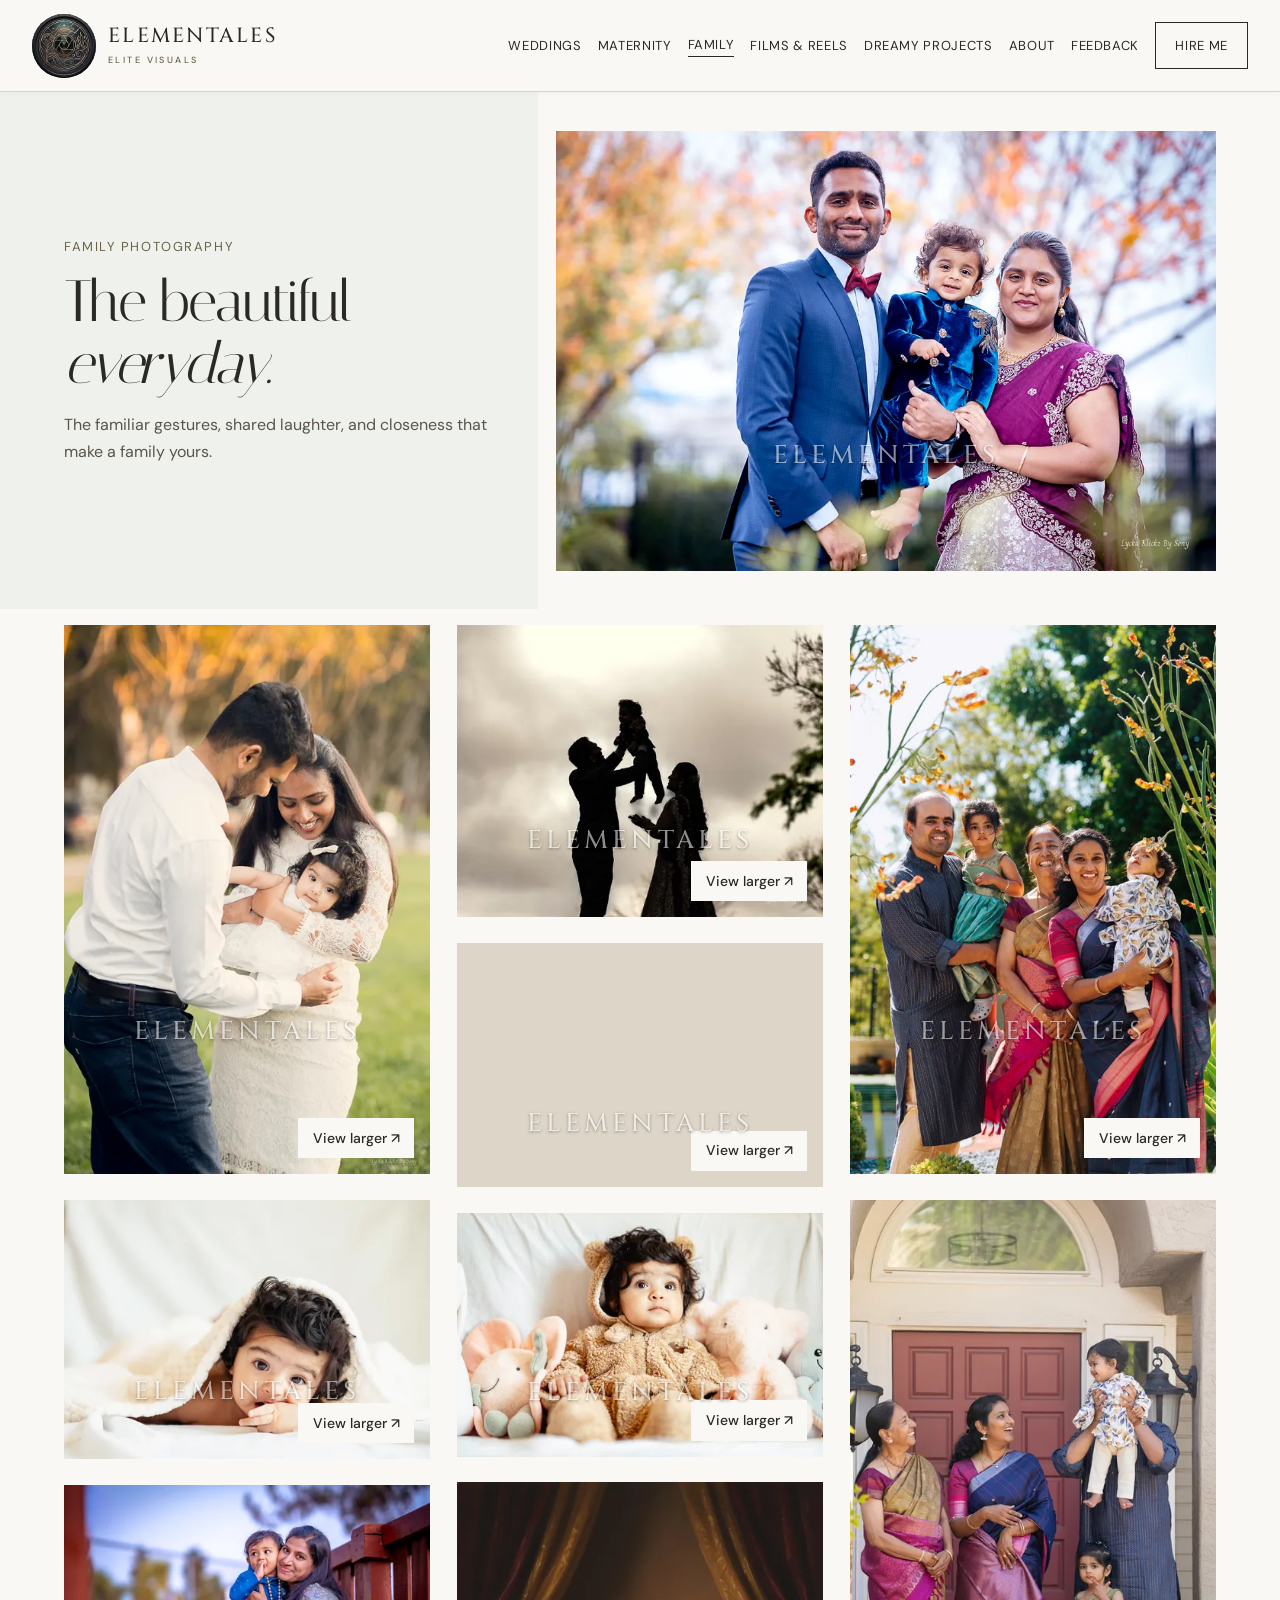
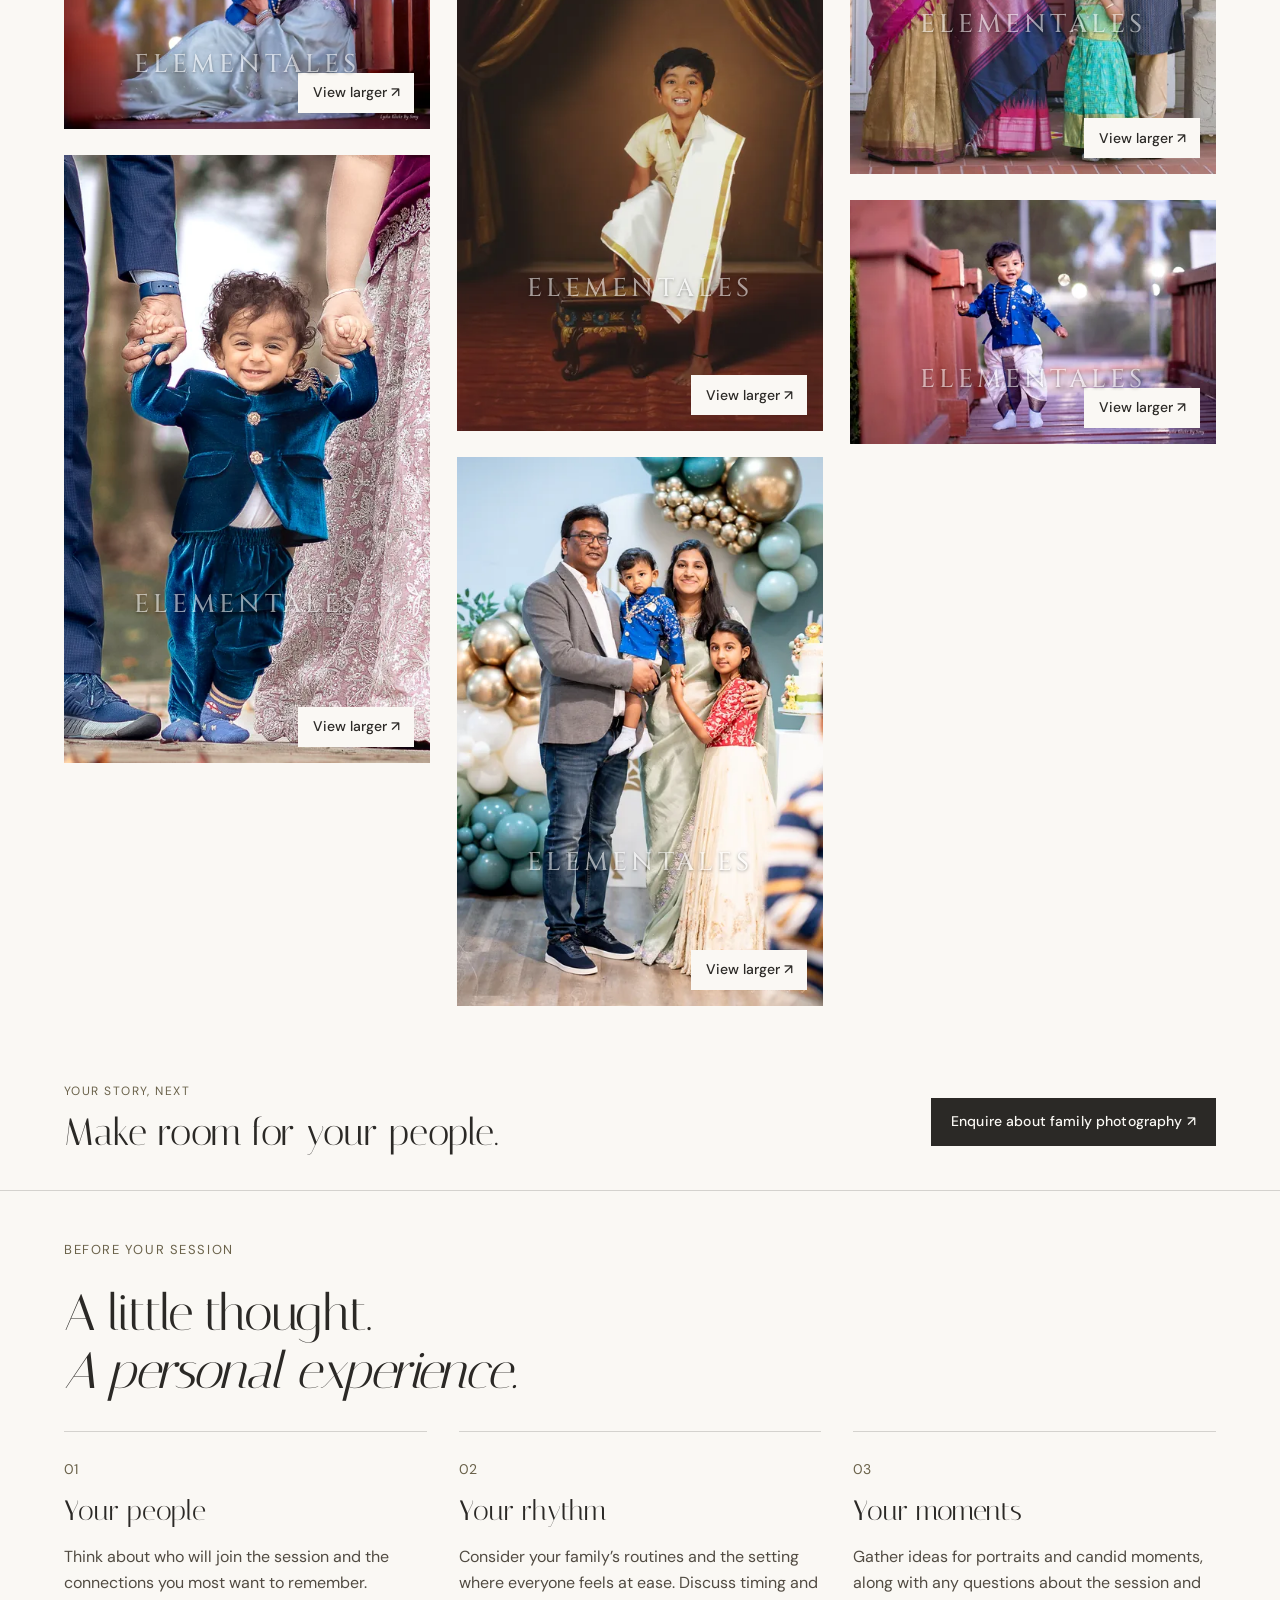
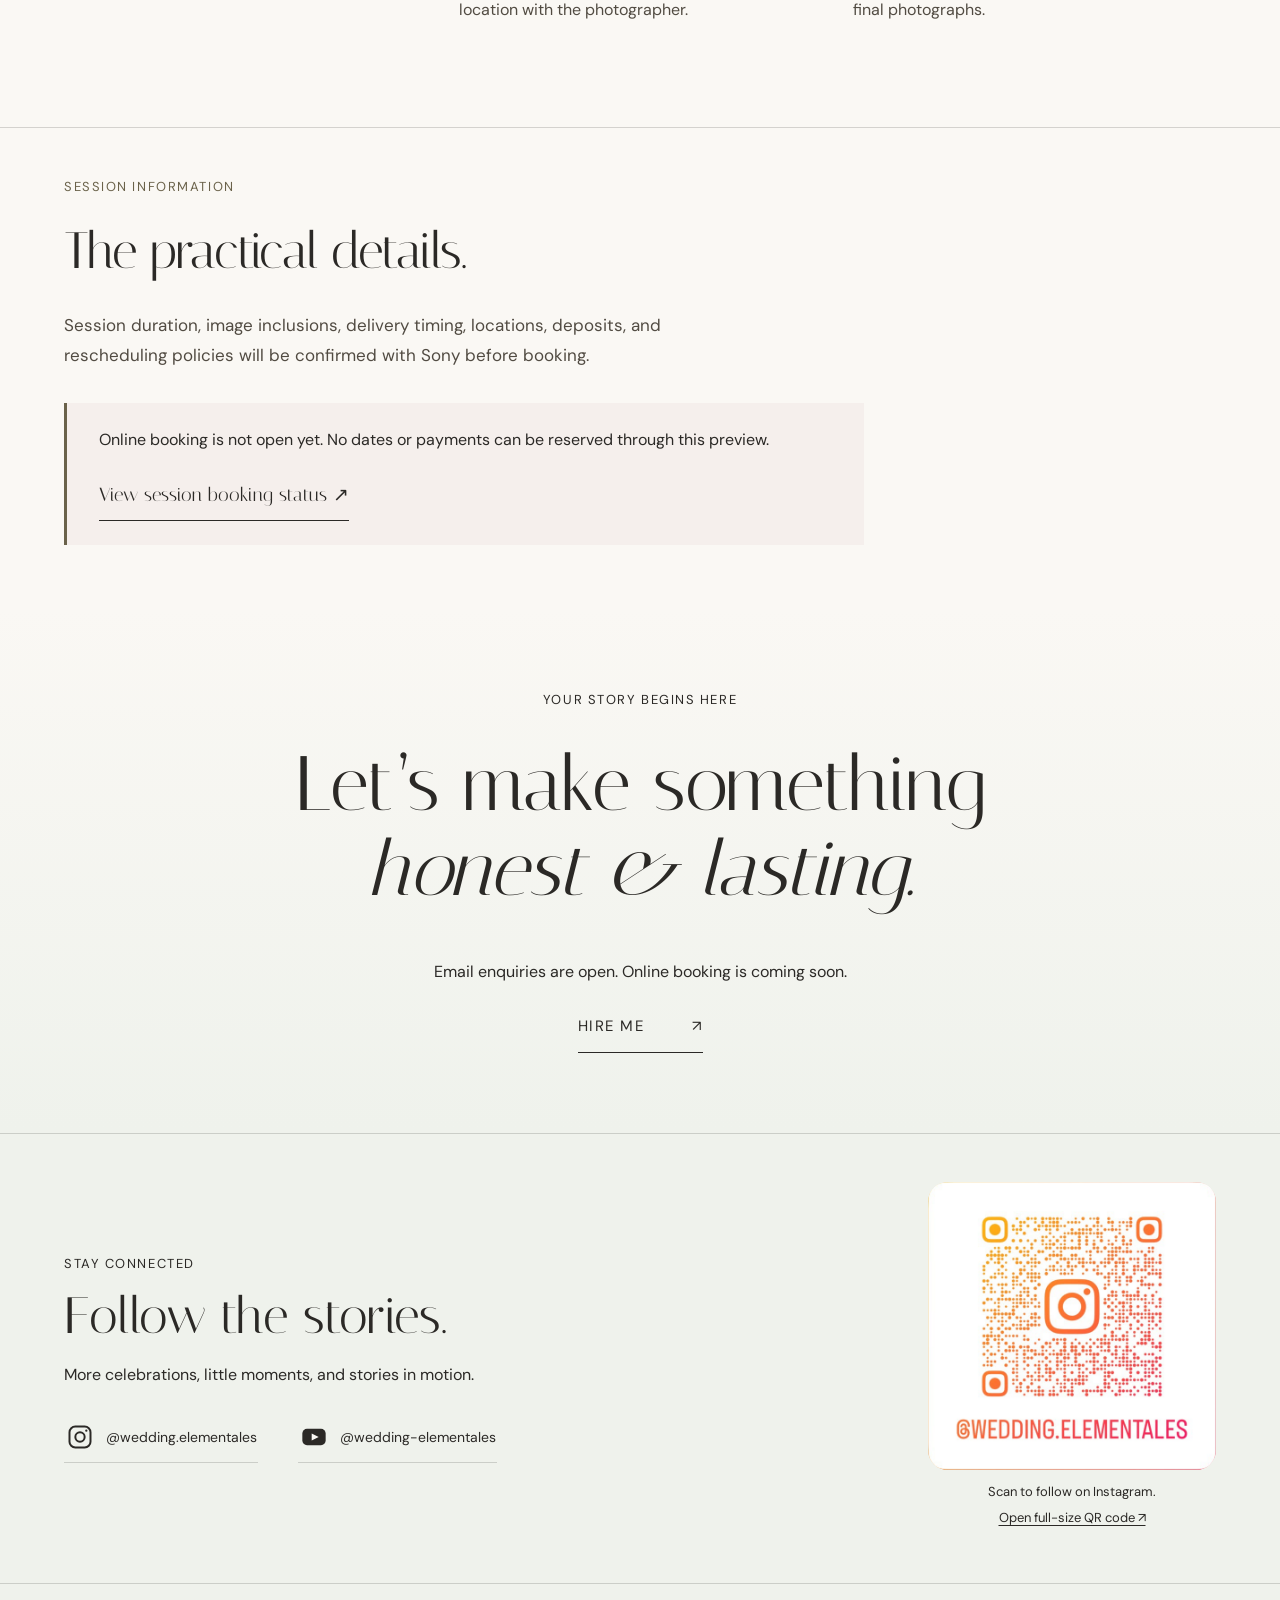
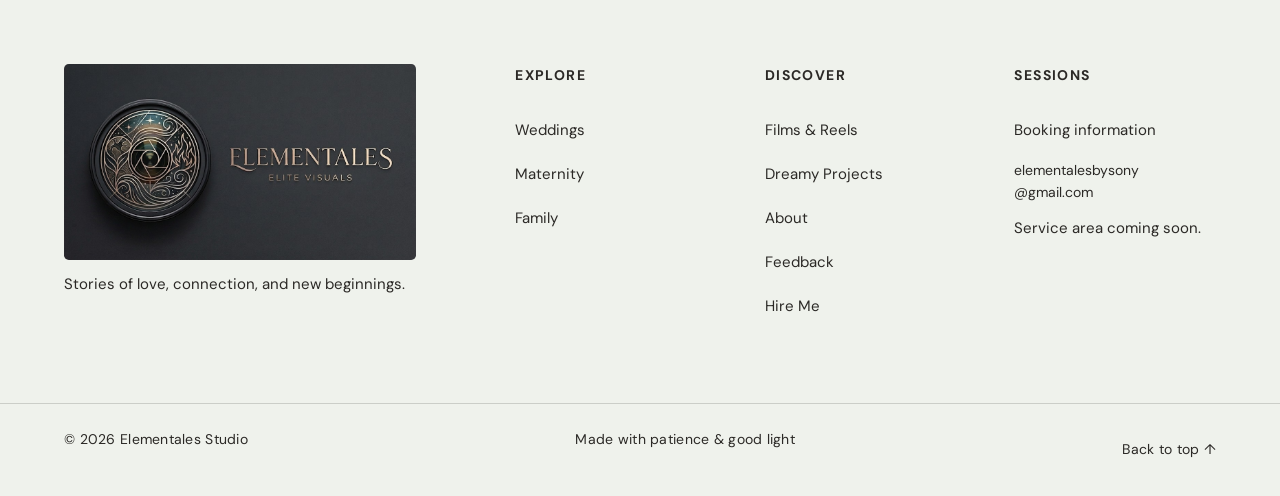
<file: family.html>
<!doctype html>
<html lang="en">
<head>
  <meta charset="utf-8">
  <meta name="viewport" content="width=device-width, initial-scale=1">
  <meta name="description" content="The familiar gestures, shared laughter, and closeness that make a family yours.">
  <meta name="theme-color" content="#FAF8F4">
  <title>Family Photography — Elementales</title>
  <link rel="stylesheet" href="styles.css?v=20261026-uniform-watermarks">
  <script src="script.js?v=20261020-gallery-films" defer></script>
  <script src="portfolio.js?v=20261026-clean-captions" defer></script>
</head>
<body id="top" class="inner-page">
  <a class="skip-link" href="#main">Skip to content</a>
  <header class="site-header" data-header>
    <a class="brand" href="index.html#top" aria-label="Elementales home">
      <span class="brand-mark" aria-hidden="true"><img src="assets/brand/elementales-logo.png" width="1024" height="572" alt="" decoding="async"></span>
      <span class="brand-wordmark"><span>ELEMENTALES</span><small>ELITE VISUALS</small></span>
    </a>
    <button class="menu-toggle" type="button" aria-expanded="false" aria-controls="site-nav">
      <span class="sr-only">Open navigation</span><i></i><i></i>
    </button>
    <nav id="site-nav" class="site-nav" aria-label="Primary navigation">
      <a href="weddings.html">Weddings</a><a href="maternity.html">Maternity</a><a aria-current="page" href="family.html">Family</a><a href="films.html">Films &amp; Reels</a><a href="dreamy-projects.html">Dreamy Projects</a><a href="about.html">About</a><a href="feedback.html">Feedback</a><a class="nav-enquire" href="contact.html">Hire Me</a>
    </nav>
  </header>

<main id="main" tabindex="-1"><section class="collection-hero section-pad" aria-labelledby="collection-title"><div class="collection-title"><p class="kicker">Family photography</p><h1 id="collection-title">The beautiful<br><em>everyday.</em></h1></div><!-- photos:start cover:family --><figure class="collection-visual"><img src="assets/photos/family-130-1600.webp" srcset="assets/photos/family-130-480.webp 480w, assets/photos/family-130-960.webp 960w, assets/photos/family-130-1600.webp 1600w, assets/photos/family-130-2048.webp 2048w" sizes="(max-width:760px) 100vw, 58vw" width="1600" height="1066" alt="Family of three smiling together outdoors in formal clothing" fetchpriority="high" decoding="async"><span class="photo-watermark" aria-hidden="true">Elementales</span></figure><!-- photos:end cover:family --><div class="collection-description"><p class="page-lede">The familiar gestures, shared laughter, and closeness that make a family yours.</p></div></section><section id="collection" class="collection-gallery section-pad" aria-label="Family photograph gallery"><p class="sr-only">Use the arrow keys to browse the image viewer, and Escape to close.</p><div class="masonry curated-gallery" data-gallery><!-- photos:start gallery:family --><article class="work-card" data-category="family"><figure><a class="gallery-image-link" data-gallery-item href="assets/photos/family-067-1365.webp" data-caption="Family · Two parents smiling down at the baby held between them outdoors" aria-label="View photograph: Two parents smiling down at the baby held between them outdoors"><img src="assets/photos/family-067-960.webp" srcset="assets/photos/family-067-480.webp 480w, assets/photos/family-067-960.webp 960w, assets/photos/family-067-1365.webp 1365w" sizes="(max-width: 520px) 100vw, (max-width: 800px) 50vw, 33vw" width="960" height="1440" alt="Two parents smiling down at the baby held between them outdoors" loading="lazy" decoding="async"><span class="photo-watermark" aria-hidden="true">Elementales</span><span class="gallery-enlarge" aria-hidden="true">View larger ↗</span></a></figure></article><article class="work-card" data-category="family"><figure><a class="gallery-image-link" data-gallery-item href="assets/photos/family-070-2048.webp" data-caption="Family · Baby peeking out from beneath a soft cream blanket" aria-label="View photograph: Baby peeking out from beneath a soft cream blanket"><img src="assets/photos/family-070-960.webp" srcset="assets/photos/family-070-480.webp 480w, assets/photos/family-070-960.webp 960w, assets/photos/family-070-1600.webp 1600w, assets/photos/family-070-2048.webp 2048w" sizes="(max-width: 520px) 100vw, (max-width: 800px) 50vw, 33vw" width="960" height="679" alt="Baby peeking out from beneath a soft cream blanket" loading="lazy" decoding="async"><span class="photo-watermark" aria-hidden="true">Elementales</span><span class="gallery-enlarge" aria-hidden="true">View larger ↗</span></a></figure></article><article class="work-card" data-category="family"><figure><a class="gallery-image-link" data-gallery-item href="assets/photos/family-031-2048.webp" data-caption="Family · Woman sitting on a wooden bridge with a young child in her arms" aria-label="View photograph: Woman sitting on a wooden bridge with a young child in her arms"><img src="assets/photos/family-031-960.webp" srcset="assets/photos/family-031-480.webp 480w, assets/photos/family-031-960.webp 960w, assets/photos/family-031-1600.webp 1600w, assets/photos/family-031-2048.webp 2048w" sizes="(max-width: 520px) 100vw, (max-width: 800px) 50vw, 33vw" width="960" height="640" alt="Woman sitting on a wooden bridge with a young child in her arms" loading="lazy" decoding="async"><span class="photo-watermark" aria-hidden="true">Elementales</span><span class="gallery-enlarge" aria-hidden="true">View larger ↗</span></a></figure></article><article class="work-card" data-category="family"><figure><a class="gallery-image-link" data-gallery-item href="assets/photos/family-128-1232.webp" data-caption="Family · Young child in a blue suit holding two adults by the hands" aria-label="View photograph: Young child in a blue suit holding two adults by the hands"><img src="assets/photos/family-128-960.webp" srcset="assets/photos/family-128-480.webp 480w, assets/photos/family-128-960.webp 960w, assets/photos/family-128-1232.webp 1232w" sizes="(max-width: 520px) 100vw, (max-width: 800px) 50vw, 33vw" width="960" height="1596" alt="Young child in a blue suit holding two adults by the hands" loading="lazy" decoding="async"><span class="photo-watermark" aria-hidden="true">Elementales</span><span class="gallery-enlarge" aria-hidden="true">View larger ↗</span></a></figure></article><article class="work-card" data-category="family"><figure><a class="gallery-image-link" data-gallery-item href="assets/photos/family-129-2048.webp" data-caption="Family · Silhouette of a family lifting a young child into the sky" aria-label="View photograph: Silhouette of a family lifting a young child into the sky"><img src="assets/photos/family-129-960.webp" srcset="assets/photos/family-129-480.webp 480w, assets/photos/family-129-960.webp 960w, assets/photos/family-129-1600.webp 1600w, assets/photos/family-129-2048.webp 2048w" sizes="(max-width: 520px) 100vw, (max-width: 800px) 50vw, 33vw" width="960" height="765" alt="Silhouette of a family lifting a young child into the sky" loading="lazy" decoding="async"><span class="photo-watermark" aria-hidden="true">Elementales</span><span class="gallery-enlarge" aria-hidden="true">View larger ↗</span></a></figure></article><article class="work-card" data-category="family"><figure><a class="gallery-image-link" data-gallery-item href="assets/photos/family-130-2048.webp" data-caption="Family · Family of three smiling together outdoors in formal clothing" aria-label="View photograph: Family of three smiling together outdoors in formal clothing"><img src="assets/photos/family-130-960.webp" srcset="assets/photos/family-130-480.webp 480w, assets/photos/family-130-960.webp 960w, assets/photos/family-130-1600.webp 1600w, assets/photos/family-130-2048.webp 2048w" sizes="(max-width: 520px) 100vw, (max-width: 800px) 50vw, 33vw" width="960" height="640" alt="Family of three smiling together outdoors in formal clothing" loading="lazy" decoding="async"><span class="photo-watermark" aria-hidden="true">Elementales</span><span class="gallery-enlarge" aria-hidden="true">View larger ↗</span></a></figure></article><article class="work-card" data-category="family"><figure><a class="gallery-image-link" data-gallery-item href="assets/photos/family-071-2048.webp" data-caption="Family · Baby in a soft bear outfit sitting among plush toys" aria-label="View photograph: Baby in a soft bear outfit sitting among plush toys"><img src="assets/photos/family-071-960.webp" srcset="assets/photos/family-071-480.webp 480w, assets/photos/family-071-960.webp 960w, assets/photos/family-071-1600.webp 1600w, assets/photos/family-071-2048.webp 2048w" sizes="(max-width: 520px) 100vw, (max-width: 800px) 50vw, 33vw" width="960" height="640" alt="Baby in a soft bear outfit sitting among plush toys" loading="lazy" decoding="async"><span class="photo-watermark" aria-hidden="true">Elementales</span><span class="gallery-enlarge" aria-hidden="true">View larger ↗</span></a></figure></article><article class="work-card" data-category="family"><figure><a class="gallery-image-link" data-gallery-item href="assets/photos/family-057-1467.webp" data-caption="Family · Young boy in traditional clothing seated against warm gold drapery" aria-label="View photograph: Young boy in traditional clothing seated against warm gold drapery"><img src="assets/photos/family-057-960.webp" srcset="assets/photos/family-057-480.webp 480w, assets/photos/family-057-960.webp 960w, assets/photos/family-057-1467.webp 1467w" sizes="(max-width: 520px) 100vw, (max-width: 800px) 50vw, 33vw" width="960" height="1440" alt="Young boy in traditional clothing seated against warm gold drapery" loading="lazy" decoding="async"><span class="photo-watermark" aria-hidden="true">Elementales</span><span class="gallery-enlarge" aria-hidden="true">View larger ↗</span></a></figure></article><article class="work-card" data-category="family"><figure><a class="gallery-image-link" data-gallery-item href="assets/photos/family-034-1365.webp" data-caption="Family · Family posing beside balloons at a first-birthday celebration" aria-label="View photograph: Family posing beside balloons at a first-birthday celebration"><img src="assets/photos/family-034-960.webp" srcset="assets/photos/family-034-480.webp 480w, assets/photos/family-034-960.webp 960w, assets/photos/family-034-1365.webp 1365w" sizes="(max-width: 520px) 100vw, (max-width: 800px) 50vw, 33vw" width="960" height="1440" alt="Family posing beside balloons at a first-birthday celebration" loading="lazy" decoding="async"><span class="photo-watermark" aria-hidden="true">Elementales</span><span class="gallery-enlarge" aria-hidden="true">View larger ↗</span></a></figure></article><article class="work-card" data-category="family"><figure><a class="gallery-image-link" data-gallery-item href="assets/photos/family-223-1365.webp" data-caption="Family · Two families with young children standing together beneath flowering trees" aria-label="View photograph: Two families with young children standing together beneath flowering trees"><img src="assets/photos/family-223-960.webp" srcset="assets/photos/family-223-480.webp 480w, assets/photos/family-223-960.webp 960w, assets/photos/family-223-1365.webp 1365w" sizes="(max-width: 520px) 100vw, (max-width: 800px) 50vw, 33vw" width="960" height="1440" alt="Two families with young children standing together beneath flowering trees" loading="lazy" decoding="async"><span class="photo-watermark" aria-hidden="true">Elementales</span><span class="gallery-enlarge" aria-hidden="true">View larger ↗</span></a></figure></article><article class="work-card" data-category="family"><figure><a class="gallery-image-link" data-gallery-item href="assets/photos/family-226-1305.webp" data-caption="Family · Family smiling together on the steps outside a home" aria-label="View photograph: Family smiling together on the steps outside a home"><img src="assets/photos/family-226-960.webp" srcset="assets/photos/family-226-480.webp 480w, assets/photos/family-226-960.webp 960w, assets/photos/family-226-1305.webp 1305w" sizes="(max-width: 520px) 100vw, (max-width: 800px) 50vw, 33vw" width="960" height="1507" alt="Family smiling together on the steps outside a home" loading="lazy" decoding="async"><span class="photo-watermark" aria-hidden="true">Elementales</span><span class="gallery-enlarge" aria-hidden="true">View larger ↗</span></a></figure></article><article class="work-card" data-category="family"><figure><a class="gallery-image-link" data-gallery-item href="assets/photos/family-032-2048.webp" data-caption="Family · Young child in blue traditional clothing standing on a wooden bridge" aria-label="View photograph: Young child in blue traditional clothing standing on a wooden bridge"><img src="assets/photos/family-032-960.webp" srcset="assets/photos/family-032-480.webp 480w, assets/photos/family-032-960.webp 960w, assets/photos/family-032-1600.webp 1600w, assets/photos/family-032-2048.webp 2048w" sizes="(max-width: 520px) 100vw, (max-width: 800px) 50vw, 33vw" width="960" height="640" alt="Young child in blue traditional clothing standing on a wooden bridge" loading="lazy" decoding="async"><span class="photo-watermark" aria-hidden="true">Elementales</span><span class="gallery-enlarge" aria-hidden="true">View larger ↗</span></a></figure></article><!-- photos:end gallery:family --></div></section><section class="gallery-enquiry section-pad" aria-labelledby="gallery-enquiry-title"><div><p class="kicker">Your story, next</p><h2 id="gallery-enquiry-title">Make room for your people.</h2></div><a class="button enquiry-link" href="contact.html?service=family#enquiry">Enquire about family photography ↗</a></section><section class="experience-section section-pad"><p class="kicker">Before your session</p><h2>A little thought.<br><em>A personal experience.</em></h2><div class="planning-grid"><article><span class="planning-number">01</span><h3>Your people</h3><p>Think about who will join the session and the connections you most want to remember.</p></article><article><span class="planning-number">02</span><h3>Your rhythm</h3><p>Consider your family’s routines and the setting where everyone feels at ease. Discuss timing and location with the photographer.</p></article><article><span class="planning-number">03</span><h3>Your moments</h3><p>Gather ideas for portraits and candid moments, along with any questions about the session and final photographs.</p></article></div></section><section class="experience-section section-pad"><p class="kicker">Session information</p><h2>The practical details.</h2><p class="section-copy">Session duration, image inclusions, delivery timing, locations, deposits, and rescheduling policies will be confirmed with Sony before booking.</p><aside class="service-status"><p>Online booking is not open yet. No dates or payments can be reserved through this preview.</p><a class="text-link" href="book.html">View session booking status ↗</a></aside></section></main>  <footer id="contact" class="site-footer">
    <div class="footer-cta section-pad reveal"><p class="kicker">Your story begins here</p><h2>Let’s make something<br><em>honest & lasting.</em></h2><p class="footer-status">Email enquiries are open. Online booking is coming soon.</p><a href="contact.html?service=family#enquiry">Hire Me <span>↗</span></a></div>
    <section id="follow" class="social-section section-pad" aria-labelledby="social-title">
      <div class="social-copy">
        <p class="kicker">Stay connected</p>
        <h2 id="social-title">Follow the stories.</h2>
        <p>More celebrations, little moments, and stories in motion.</p>
        <div class="social-links">
          <a href="https://www.instagram.com/wedding.elementales/" target="_blank" rel="noopener noreferrer" aria-label="Instagram: @wedding.elementales (opens in a new tab)"><svg class="social-icon" viewBox="0 0 24 24" width="28" height="28" fill="none" stroke="currentColor" stroke-width="1.7" aria-hidden="true" focusable="false"><rect x="3" y="3" width="18" height="18" rx="5"></rect><circle cx="12" cy="12" r="4"></circle><circle cx="17.4" cy="6.6" r="1" fill="currentColor" stroke="none"></circle></svg><span>@wedding.elementales</span></a>
          <a href="https://www.youtube.com/@wedding-elementales" target="_blank" rel="noopener noreferrer" aria-label="YouTube: @wedding-elementales (opens in a new tab)"><svg class="social-icon" viewBox="0 0 24 24" width="28" height="28" aria-hidden="true" focusable="false"><rect x="2" y="5" width="20" height="14" rx="4" fill="currentColor"></rect><path d="M10 9 L16 12 L10 15 Z" fill="var(--paper)"></path></svg><span>@wedding-elementales</span></a>
        </div>
      </div>
      <figure class="instagram-qr">
        <a class="qr-artwork" href="assets/brand/instagram-qr.png" target="_blank" rel="noopener" aria-label="Open the full-size Instagram QR code in a new tab"><img src="assets/brand/instagram-qr.png" width="804" height="1348" alt="Instagram QR code for @wedding.elementales" loading="lazy" decoding="async"></a>
        <figcaption>Scan to follow on Instagram.<br><a href="assets/brand/instagram-qr.png" target="_blank" rel="noopener">Open full-size QR code ↗</a></figcaption>
      </figure>
    </section>
    <div class="footer-grid section-pad"><div><a class="footer-brand-logo" href="index.html" aria-label="Elementales home"><img src="assets/brand/elementales-logo.png" width="1024" height="572" alt="Elementales Elite Visuals — five elemental motifs inside a camera lens" loading="lazy" decoding="async"></a><p>Stories of love, connection, and new beginnings.</p></div><div><h3>Explore</h3><a href="weddings.html">Weddings</a><a href="maternity.html">Maternity</a><a aria-current="page" href="family.html">Family</a></div><div><h3>Discover</h3><a href="films.html">Films & Reels</a><a href="dreamy-projects.html">Dreamy Projects</a><a href="about.html">About</a><a href="feedback.html">Feedback</a><a href="contact.html">Hire Me</a></div><div><h3>Sessions</h3><a href="book.html">Booking information</a><a href="mailto:elementalesbysony@gmail.com">elementalesbysony<wbr>@gmail.com</a><p>Service area coming soon.</p></div></div><div class="footer-bottom"><span>© <span data-year>2026</span> Elementales Studio</span><span>Made with patience & good light</span><a href="#top">Back to top ↑</a></div>
  </footer>
</body>
</html>
</file>
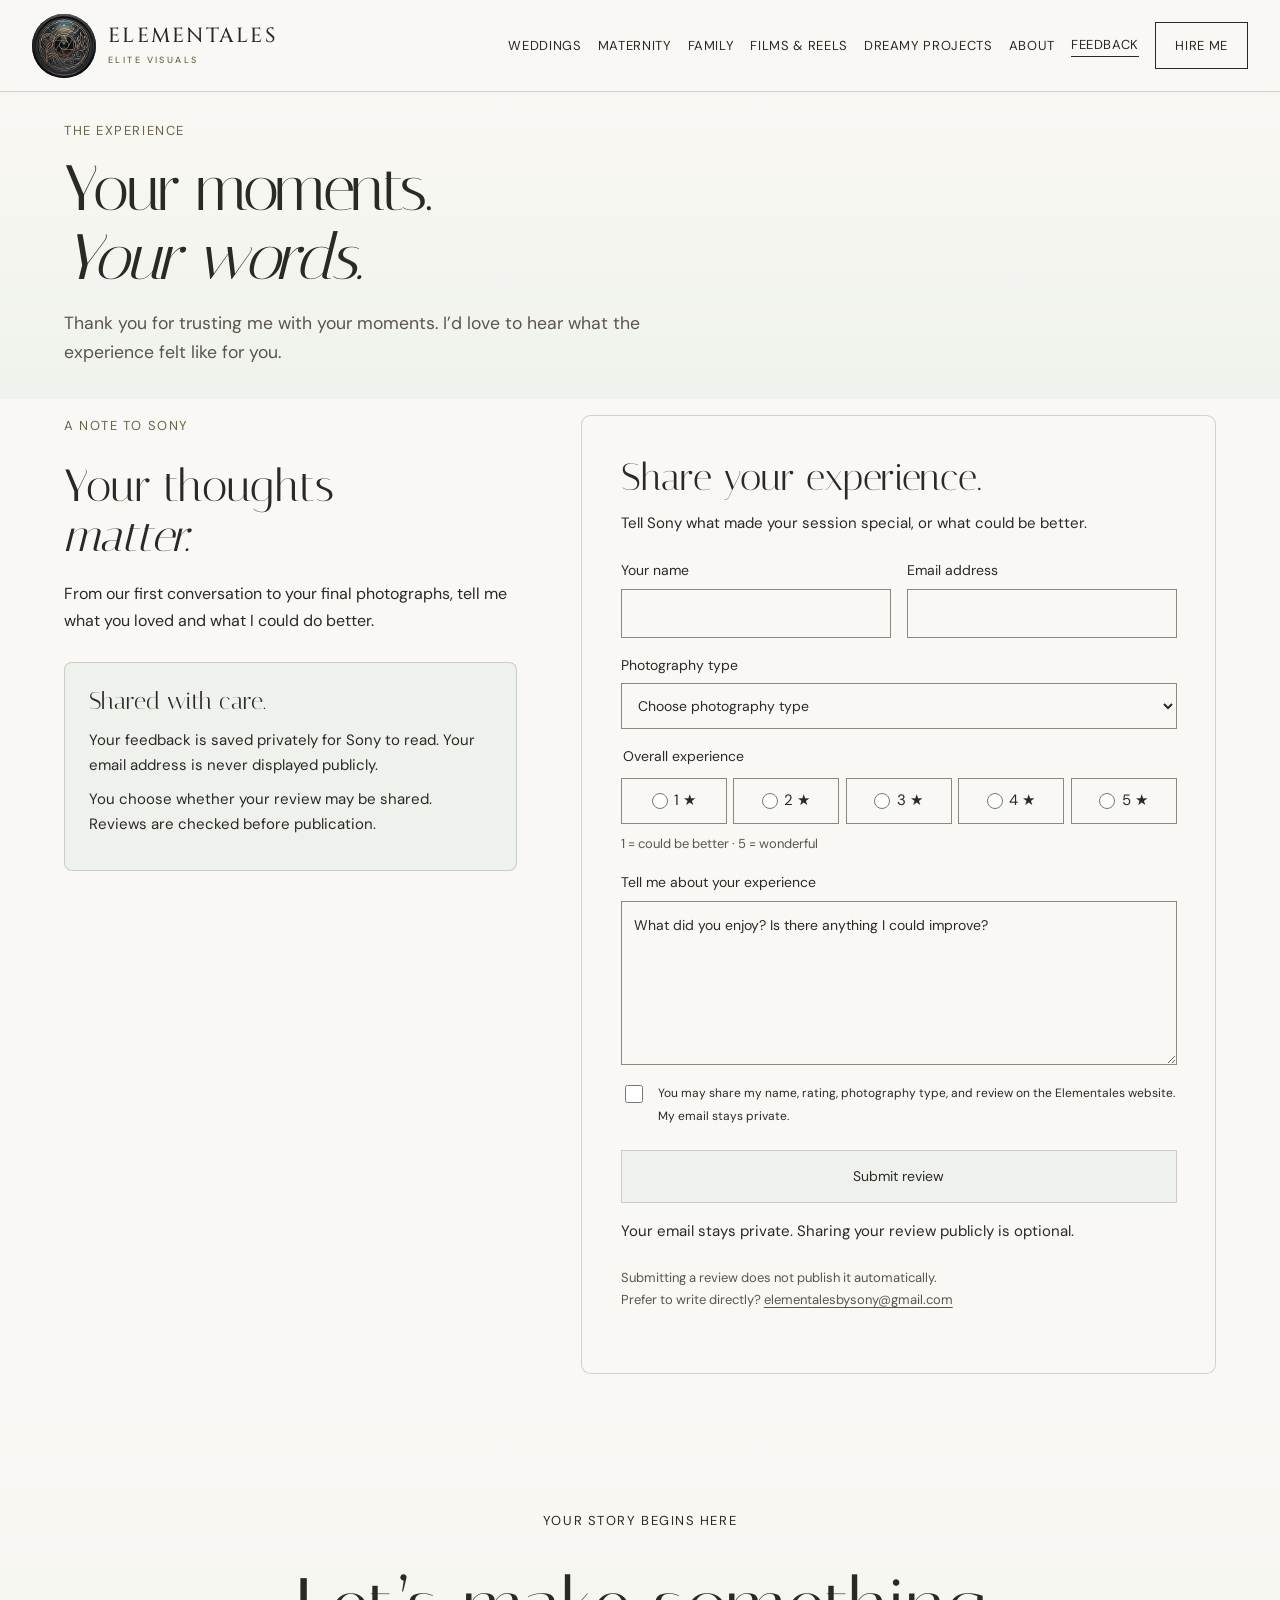
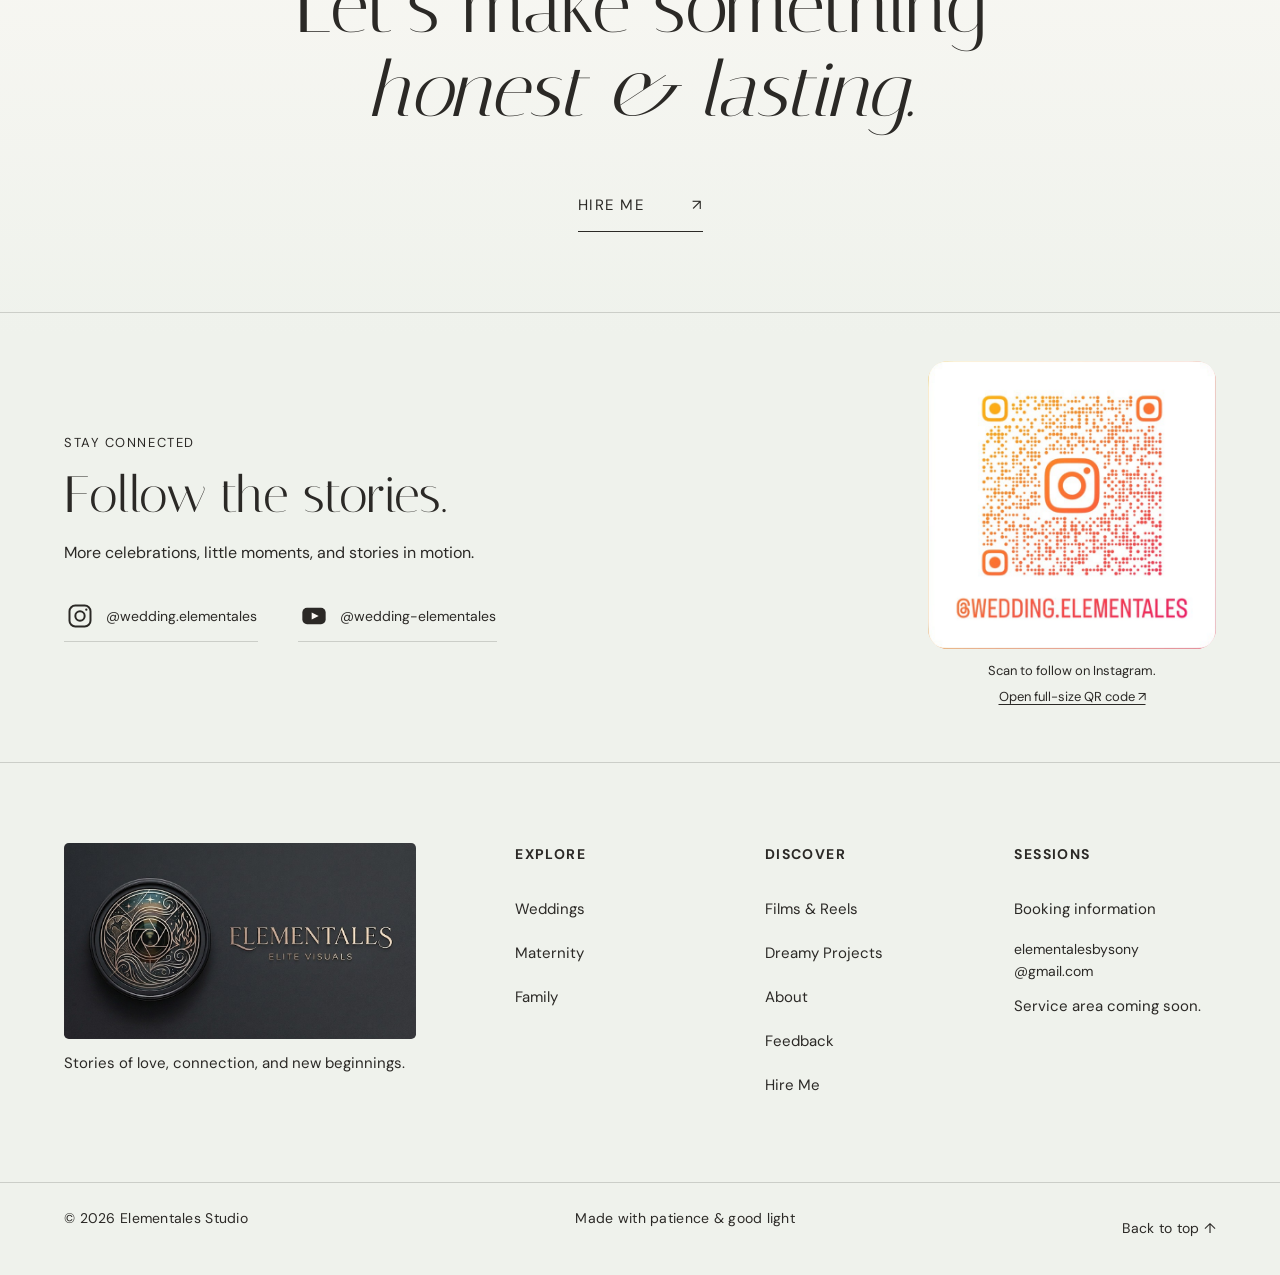
<file: feedback.html>
<!doctype html>
<html lang="en">
<head>
  <meta charset="utf-8">
  <meta name="viewport" content="width=device-width, initial-scale=1">
  <meta name="description" content="Share feedback about your photography experience with Sony Kurapati at Elementales.">
  <meta name="theme-color" content="#FAF8F4">
  <title>Share Your Experience — Elementales</title>
  <link rel="stylesheet" href="styles.css?v=20261020-gallery-films">
  <script src="script.js?v=20261020-gallery-films" defer></script>
  <script src="portfolio.js?v=20261020-gallery-films" defer></script>
  <link rel="stylesheet" href="reviews.css?v=20261021-review-fonts">
  <script src="reviews-config.js?v=20261020-reviews" defer></script>
  <script src="reviews.js?v=20261020-reviews" defer></script>
  <script src="published-reviews.js?v=20261021-approved" defer></script>
</head>
<body id="top" class="inner-page">
  <a class="skip-link" href="#main">Skip to content</a>
  <header class="site-header" data-header>
    <a class="brand" href="index.html#top" aria-label="Elementales home">
      <span class="brand-mark" aria-hidden="true"><img src="assets/brand/elementales-logo.png" width="1024" height="572" alt="" decoding="async"></span>
      <span class="brand-wordmark"><span>ELEMENTALES</span><small>ELITE VISUALS</small></span>
    </a>
    <button class="menu-toggle" type="button" aria-expanded="false" aria-controls="site-nav">
      <span class="sr-only">Open navigation</span><i></i><i></i>
    </button>
    <nav id="site-nav" class="site-nav" aria-label="Primary navigation">
      <a href="weddings.html">Weddings</a><a href="maternity.html">Maternity</a><a href="family.html">Family</a><a href="films.html">Films &amp; Reels</a><a href="dreamy-projects.html">Dreamy Projects</a><a href="about.html">About</a><a aria-current="page" href="feedback.html">Feedback</a><a class="nav-enquire" href="contact.html">Hire Me</a>
    </nav>
  </header>

<main id="main" tabindex="-1">
    <section class="page-intro section-pad review-intro"><p class="kicker">The experience</p><h1>Your moments.<br><em>Your words.</em></h1><p class="page-lede">Thank you for trusting me with your moments. I’d love to hear what the experience felt like for you.</p></section>
    <section class="published-reviews section-pad" data-published-reviews hidden aria-labelledby="published-reviews-title">
      <p class="kicker">In your words</p><h2 id="published-reviews-title">Moments remembered.<br><em>Experiences shared.</em></h2>
      <div class="testimonial-grid" data-testimonial-grid></div>
    </section>
    <section id="feedback" class="enquiry-section feedback-section section-pad review-section" aria-labelledby="feedback-title">
      <div><p class="kicker">A note to Sony</p><h2 id="feedback-title">Your thoughts<br><em>matter.</em></h2><p>From our first conversation to your final photographs, tell me what you loved and what I could do better.</p><div class="review-note"><h3>Shared with care.</h3><p>Your feedback is saved privately for Sony to read. Your email address is never displayed publicly.</p><p>You choose whether your review may be shared. Reviews are checked before publication.</p></div></div>
      <form class="enquiry-form feedback-form review-form" data-review-form action="feedback.html" method="post" aria-label="Customer review" aria-describedby="review-status">
        <h2>Share your experience.</h2><p>Tell Sony what made your session special, or what could be better.</p>
        <noscript><p>Please enable JavaScript to submit online, or use the email link below.</p></noscript>
        <fieldset disabled><legend class="sr-only">Your photography experience</legend><div class="enquiry-fields">
          <label>Your name<input name="name" autocomplete="name" type="text" required maxlength="120"></label>
          <label>Email address<input name="email" autocomplete="email" type="email" required maxlength="254"></label>
          <label class="field-wide">Photography type<select name="service" required><option value="">Choose photography type</option><option>Weddings</option><option>Maternity</option><option>Family</option><option>Family portraits</option><option>Professional headshots</option><option>Dreamy Projects</option><option>Films &amp; Reels</option><option>Other</option></select></label>
          <fieldset class="feedback-rating field-wide"><legend>Overall experience</legend><div class="rating-options"><label><input type="radio" name="rating" value="1" aria-label="1 star" required><span aria-hidden="true">1 ★</span></label><label><input type="radio" name="rating" value="2" aria-label="2 stars" required><span aria-hidden="true">2 ★</span></label><label><input type="radio" name="rating" value="3" aria-label="3 stars" required><span aria-hidden="true">3 ★</span></label><label><input type="radio" name="rating" value="4" aria-label="4 stars" required><span aria-hidden="true">4 ★</span></label><label><input type="radio" name="rating" value="5" aria-label="5 stars" required><span aria-hidden="true">5 ★</span></label></div><p class="content-note">1 = could be better · 5 = wonderful</p></fieldset>
          <label class="field-wide">Tell me about your experience<textarea name="message" rows="6" required maxlength="3000" placeholder="What did you enjoy? Is there anything I could improve?"></textarea></label>
        <label class="review-consent field-wide"><input type="checkbox" name="consent" value="yes"><span>You may share my name, rating, photography type, and review on the Elementales website. My email stays private.</span></label>
          <label class="review-trap" aria-hidden="true">Leave this field empty<input name="website" type="text" tabindex="-1" autocomplete="off"></label>
        </div><button type="submit" class="enquiry-submit">Submit review</button></fieldset>
        <p id="review-status" class="enquiry-feedback" data-review-status role="status" aria-live="polite" tabindex="-1">Loading the review form…</p><p class="content-note">Submitting a review does not publish it automatically.<br>Prefer to write directly? <a class="direct-email" href="mailto:elementalesbysony@gmail.com?subject=Elementales%20customer%20feedback">elementalesbysony@gmail.com</a></p>
      </form>
    </section>
  </main>  <footer id="contact" class="site-footer">
    <div class="footer-cta section-pad reveal"><p class="kicker">Your story begins here</p><h2>Let’s make something<br><em>honest & lasting.</em></h2><a href="contact.html">Hire Me <span>↗</span></a></div>
    <section id="follow" class="social-section section-pad" aria-labelledby="social-title">
      <div class="social-copy">
        <p class="kicker">Stay connected</p>
        <h2 id="social-title">Follow the stories.</h2>
        <p>More celebrations, little moments, and stories in motion.</p>
        <div class="social-links">
          <a href="https://www.instagram.com/wedding.elementales/" target="_blank" rel="noopener noreferrer" aria-label="Instagram: @wedding.elementales (opens in a new tab)"><svg class="social-icon" viewBox="0 0 24 24" width="28" height="28" fill="none" stroke="currentColor" stroke-width="1.7" aria-hidden="true" focusable="false"><rect x="3" y="3" width="18" height="18" rx="5"></rect><circle cx="12" cy="12" r="4"></circle><circle cx="17.4" cy="6.6" r="1" fill="currentColor" stroke="none"></circle></svg><span>@wedding.elementales</span></a>
          <a href="https://www.youtube.com/@wedding-elementales" target="_blank" rel="noopener noreferrer" aria-label="YouTube: @wedding-elementales (opens in a new tab)"><svg class="social-icon" viewBox="0 0 24 24" width="28" height="28" aria-hidden="true" focusable="false"><rect x="2" y="5" width="20" height="14" rx="4" fill="currentColor"></rect><path d="M10 9 L16 12 L10 15 Z" fill="var(--paper)"></path></svg><span>@wedding-elementales</span></a>
        </div>
      </div>
      <figure class="instagram-qr">
        <a class="qr-artwork" href="assets/brand/instagram-qr.png" target="_blank" rel="noopener" aria-label="Open the full-size Instagram QR code in a new tab"><img src="assets/brand/instagram-qr.png" width="804" height="1348" alt="Instagram QR code for @wedding.elementales" loading="lazy" decoding="async"></a>
        <figcaption>Scan to follow on Instagram.<br><a href="assets/brand/instagram-qr.png" target="_blank" rel="noopener">Open full-size QR code ↗</a></figcaption>
      </figure>
    </section>
    <div class="footer-grid section-pad"><div><a class="footer-brand-logo" href="index.html" aria-label="Elementales home"><img src="assets/brand/elementales-logo.png" width="1024" height="572" alt="Elementales Elite Visuals — five elemental motifs inside a camera lens" loading="lazy" decoding="async"></a><p>Stories of love, connection, and new beginnings.</p></div><div><h3>Explore</h3><a href="weddings.html">Weddings</a><a href="maternity.html">Maternity</a><a href="family.html">Family</a></div><div><h3>Discover</h3><a href="films.html">Films & Reels</a><a href="dreamy-projects.html">Dreamy Projects</a><a href="about.html">About</a><a aria-current="page" href="feedback.html">Feedback</a><a href="contact.html">Hire Me</a></div><div><h3>Sessions</h3><a href="book.html">Booking information</a><a href="mailto:elementalesbysony@gmail.com">elementalesbysony<wbr>@gmail.com</a><p>Service area coming soon.</p></div></div><div class="footer-bottom"><span>© <span data-year>2026</span> Elementales Studio</span><span>Made with patience & good light</span><a href="#top">Back to top ↑</a></div>
  </footer>
</body>
</html>
</file>
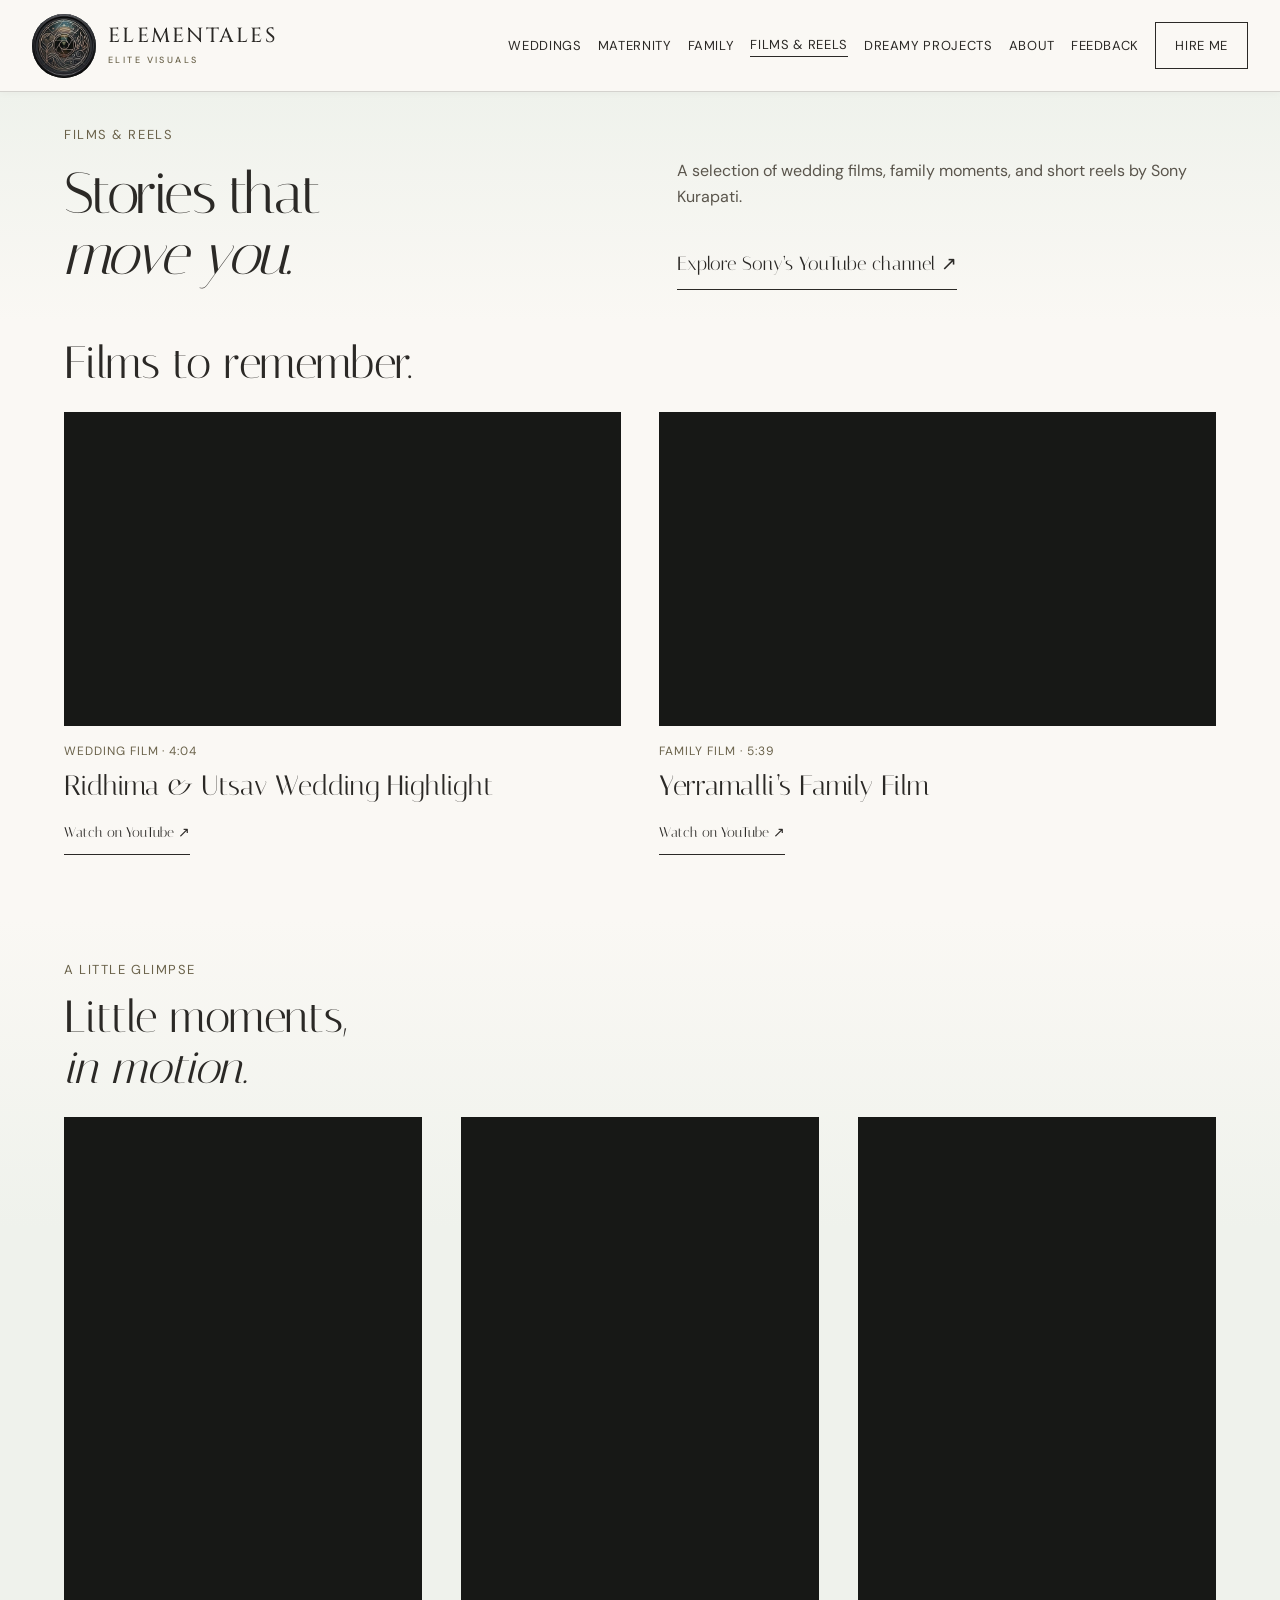
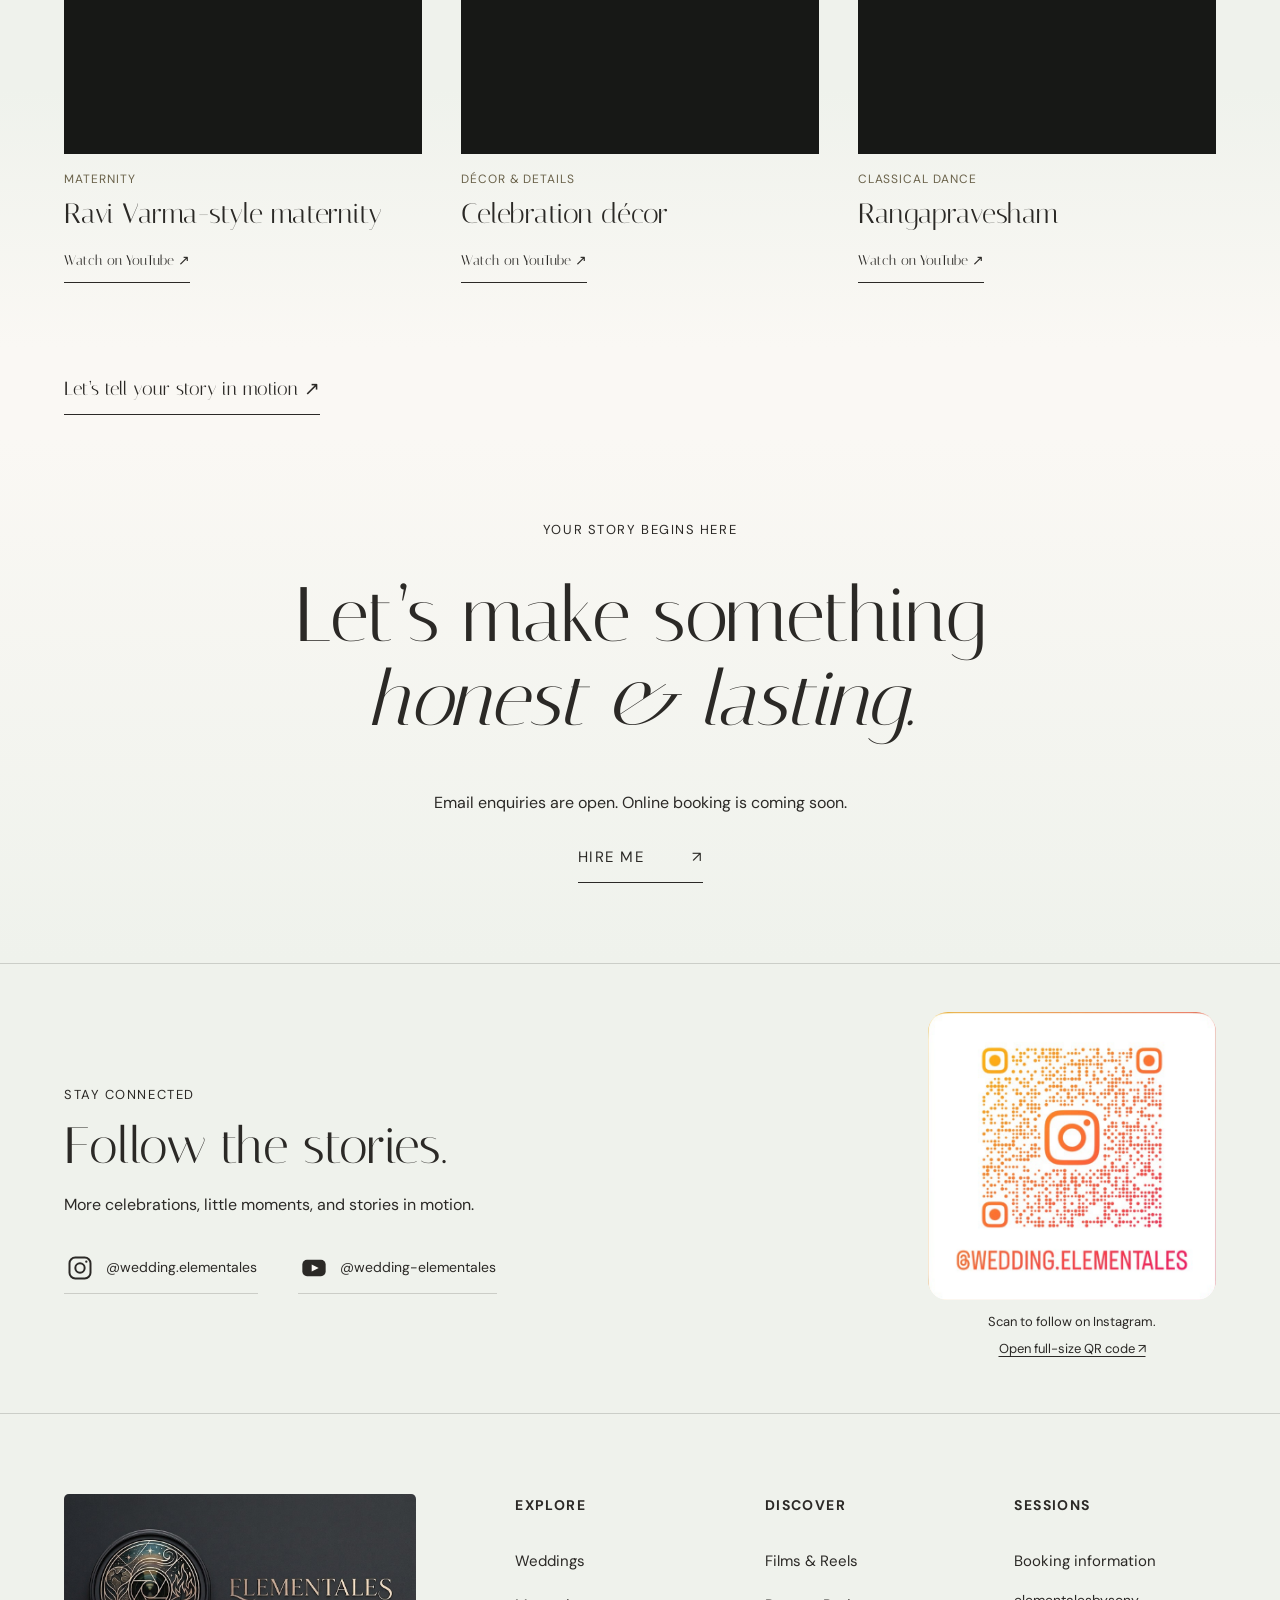
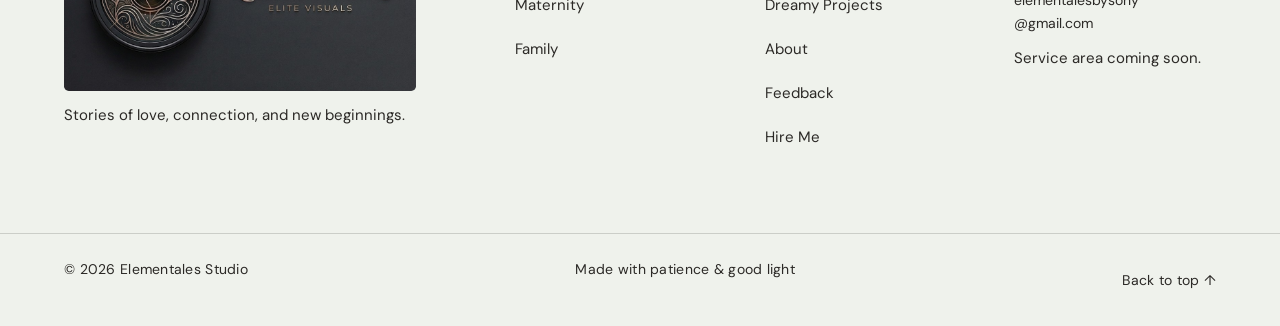
<file: films.html>
<!doctype html>
<html lang="en">
<head>
  <meta charset="utf-8">
  <meta name="viewport" content="width=device-width, initial-scale=1">
  <meta name="description" content="Watch Sony Kurapati’s selected wedding and family films, maternity reels, décor details, and classical dance films.">
  <meta name="theme-color" content="#FAF8F4">
  <title>Films & Reels — Elementales</title>
  <link rel="stylesheet" href="styles.css?v=20261020-gallery-films">
  <script src="script.js?v=20261020-gallery-films" defer></script>
  <script src="portfolio.js?v=20261020-gallery-films" defer></script>
</head>
<body id="top" class="inner-page">
  <a class="skip-link" href="#main">Skip to content</a>
  <header class="site-header" data-header>
    <a class="brand" href="index.html#top" aria-label="Elementales home">
      <span class="brand-mark" aria-hidden="true"><img src="assets/brand/elementales-logo.png" width="1024" height="572" alt="" decoding="async"></span>
      <span class="brand-wordmark"><span>ELEMENTALES</span><small>ELITE VISUALS</small></span>
    </a>
    <button class="menu-toggle" type="button" aria-expanded="false" aria-controls="site-nav">
      <span class="sr-only">Open navigation</span><i></i><i></i>
    </button>
    <nav id="site-nav" class="site-nav" aria-label="Primary navigation">
      <a href="weddings.html">Weddings</a><a href="maternity.html">Maternity</a><a href="family.html">Family</a><a aria-current="page" href="films.html">Films &amp; Reels</a><a href="dreamy-projects.html">Dreamy Projects</a><a href="about.html">About</a><a href="feedback.html">Feedback</a><a class="nav-enquire" href="contact.html">Hire Me</a>
    </nav>
  </header>

<main id="main" tabindex="-1">
    <section class="films-intro section-pad" aria-labelledby="films-title"><p class="kicker">Films &amp; Reels</p><div class="films-heading"><h1 id="films-title">Stories that<br><em>move you.</em></h1><div><p class="page-lede">A selection of wedding films, family moments, and short reels by Sony Kurapati.</p><a class="text-link" href="https://www.youtube.com/@lyckaklickzbysony" target="_blank" rel="noopener noreferrer">Explore Sony’s YouTube channel ↗</a></div></div></section>
    <section id="selected-films" class="selected-films section-pad" aria-labelledby="selected-films-title"><h2 id="selected-films-title">Films to remember.</h2><div class="films-grid"><article class="film-selection-card">
        <div class="youtube-player"><iframe width="560" height="315" src="https://www.youtube-nocookie.com/embed/U_bOIgZsuC8?rel=0&amp;playsinline=1" title="Ridhima &amp; Utsav Wedding Highlight" loading="lazy" allow="accelerometer; autoplay; clipboard-write; encrypted-media; gyroscope; picture-in-picture; web-share" referrerpolicy="strict-origin-when-cross-origin" allowfullscreen></iframe></div>
        <div class="film-card-copy"><p class="film-category">Wedding film · 4:04</p><h3>Ridhima &amp; Utsav Wedding Highlight</h3><a class="text-link" href="https://www.youtube.com/watch?v=U_bOIgZsuC8" target="_blank" rel="noopener noreferrer" aria-label="Watch Ridhima &amp; Utsav Wedding Highlight on YouTube in a new tab">Watch on YouTube ↗</a></div>
      </article><article class="film-selection-card">
        <div class="youtube-player"><iframe width="560" height="315" src="https://www.youtube-nocookie.com/embed/oie3HY5zHig?rel=0&amp;playsinline=1" title="Yerramalli’s Family Film" loading="lazy" allow="accelerometer; autoplay; clipboard-write; encrypted-media; gyroscope; picture-in-picture; web-share" referrerpolicy="strict-origin-when-cross-origin" allowfullscreen></iframe></div>
        <div class="film-card-copy"><p class="film-category">Family film · 5:39</p><h3>Yerramalli’s Family Film</h3><a class="text-link" href="https://www.youtube.com/watch?v=oie3HY5zHig" target="_blank" rel="noopener noreferrer" aria-label="Watch Yerramalli’s Family Film on YouTube in a new tab">Watch on YouTube ↗</a></div>
      </article></div></section>
    <section id="short-reels" class="selected-reels section-pad" aria-labelledby="short-reels-title"><p class="kicker">A little glimpse</p><h2 id="short-reels-title">Little moments,<br><em>in motion.</em></h2><div class="reels-grid"><article class="film-selection-card">
        <div class="youtube-player youtube-short"><iframe width="560" height="315" src="https://www.youtube-nocookie.com/embed/7eSX9fxjgNI?rel=0&amp;playsinline=1" title="Ravi Varma-style maternity" loading="lazy" allow="accelerometer; autoplay; clipboard-write; encrypted-media; gyroscope; picture-in-picture; web-share" referrerpolicy="strict-origin-when-cross-origin" allowfullscreen></iframe></div>
        <div class="film-card-copy"><p class="film-category">Maternity</p><h3>Ravi Varma-style maternity</h3><a class="text-link" href="https://www.youtube.com/shorts/7eSX9fxjgNI" target="_blank" rel="noopener noreferrer" aria-label="Watch Ravi Varma-style maternity on YouTube in a new tab">Watch on YouTube ↗</a></div>
      </article><article class="film-selection-card">
        <div class="youtube-player youtube-short"><iframe width="560" height="315" src="https://www.youtube-nocookie.com/embed/QXpm1yoC0HY?rel=0&amp;playsinline=1" title="Celebration décor" loading="lazy" allow="accelerometer; autoplay; clipboard-write; encrypted-media; gyroscope; picture-in-picture; web-share" referrerpolicy="strict-origin-when-cross-origin" allowfullscreen></iframe></div>
        <div class="film-card-copy"><p class="film-category">Décor &amp; details</p><h3>Celebration décor</h3><a class="text-link" href="https://www.youtube.com/shorts/QXpm1yoC0HY" target="_blank" rel="noopener noreferrer" aria-label="Watch Celebration décor on YouTube in a new tab">Watch on YouTube ↗</a></div>
      </article><article class="film-selection-card">
        <div class="youtube-player youtube-short"><iframe width="560" height="315" src="https://www.youtube-nocookie.com/embed/SUOJTXb2lW4?rel=0&amp;playsinline=1" title="Rangapravesham" loading="lazy" allow="accelerometer; autoplay; clipboard-write; encrypted-media; gyroscope; picture-in-picture; web-share" referrerpolicy="strict-origin-when-cross-origin" allowfullscreen></iframe></div>
        <div class="film-card-copy"><p class="film-category">Classical dance</p><h3>Rangapravesham</h3><a class="text-link" href="https://www.youtube.com/shorts/SUOJTXb2lW4" target="_blank" rel="noopener noreferrer" aria-label="Watch Rangapravesham on YouTube in a new tab">Watch on YouTube ↗</a></div>
      </article></div></section>
    <div class="home-enquiry section-pad"><a class="text-link" href="contact.html?service=films#enquiry">Let’s tell your story in motion ↗</a></div>
  </main>  <footer id="contact" class="site-footer">
    <div class="footer-cta section-pad reveal"><p class="kicker">Your story begins here</p><h2>Let’s make something<br><em>honest & lasting.</em></h2><p class="footer-status">Email enquiries are open. Online booking is coming soon.</p><a href="contact.html?service=films#enquiry">Hire Me <span>↗</span></a></div>
    <section id="follow" class="social-section section-pad" aria-labelledby="social-title">
      <div class="social-copy">
        <p class="kicker">Stay connected</p>
        <h2 id="social-title">Follow the stories.</h2>
        <p>More celebrations, little moments, and stories in motion.</p>
        <div class="social-links">
          <a href="https://www.instagram.com/wedding.elementales/" target="_blank" rel="noopener noreferrer" aria-label="Instagram: @wedding.elementales (opens in a new tab)"><svg class="social-icon" viewBox="0 0 24 24" width="28" height="28" fill="none" stroke="currentColor" stroke-width="1.7" aria-hidden="true" focusable="false"><rect x="3" y="3" width="18" height="18" rx="5"></rect><circle cx="12" cy="12" r="4"></circle><circle cx="17.4" cy="6.6" r="1" fill="currentColor" stroke="none"></circle></svg><span>@wedding.elementales</span></a>
          <a href="https://www.youtube.com/@wedding-elementales" target="_blank" rel="noopener noreferrer" aria-label="YouTube: @wedding-elementales (opens in a new tab)"><svg class="social-icon" viewBox="0 0 24 24" width="28" height="28" aria-hidden="true" focusable="false"><rect x="2" y="5" width="20" height="14" rx="4" fill="currentColor"></rect><path d="M10 9 L16 12 L10 15 Z" fill="var(--paper)"></path></svg><span>@wedding-elementales</span></a>
        </div>
      </div>
      <figure class="instagram-qr">
        <a class="qr-artwork" href="assets/brand/instagram-qr.png" target="_blank" rel="noopener" aria-label="Open the full-size Instagram QR code in a new tab"><img src="assets/brand/instagram-qr.png" width="804" height="1348" alt="Instagram QR code for @wedding.elementales" loading="lazy" decoding="async"></a>
        <figcaption>Scan to follow on Instagram.<br><a href="assets/brand/instagram-qr.png" target="_blank" rel="noopener">Open full-size QR code ↗</a></figcaption>
      </figure>
    </section>
    <div class="footer-grid section-pad"><div><a class="footer-brand-logo" href="index.html" aria-label="Elementales home"><img src="assets/brand/elementales-logo.png" width="1024" height="572" alt="Elementales Elite Visuals — five elemental motifs inside a camera lens" loading="lazy" decoding="async"></a><p>Stories of love, connection, and new beginnings.</p></div><div><h3>Explore</h3><a href="weddings.html">Weddings</a><a href="maternity.html">Maternity</a><a href="family.html">Family</a></div><div><h3>Discover</h3><a aria-current="page" href="films.html">Films & Reels</a><a href="dreamy-projects.html">Dreamy Projects</a><a href="about.html">About</a><a href="feedback.html">Feedback</a><a href="contact.html">Hire Me</a></div><div><h3>Sessions</h3><a href="book.html">Booking information</a><a href="mailto:elementalesbysony@gmail.com">elementalesbysony<wbr>@gmail.com</a><p>Service area coming soon.</p></div></div><div class="footer-bottom"><span>© <span data-year>2026</span> Elementales Studio</span><span>Made with patience & good light</span><a href="#top">Back to top ↑</a></div>
  </footer>
</body>
</html>
</file>
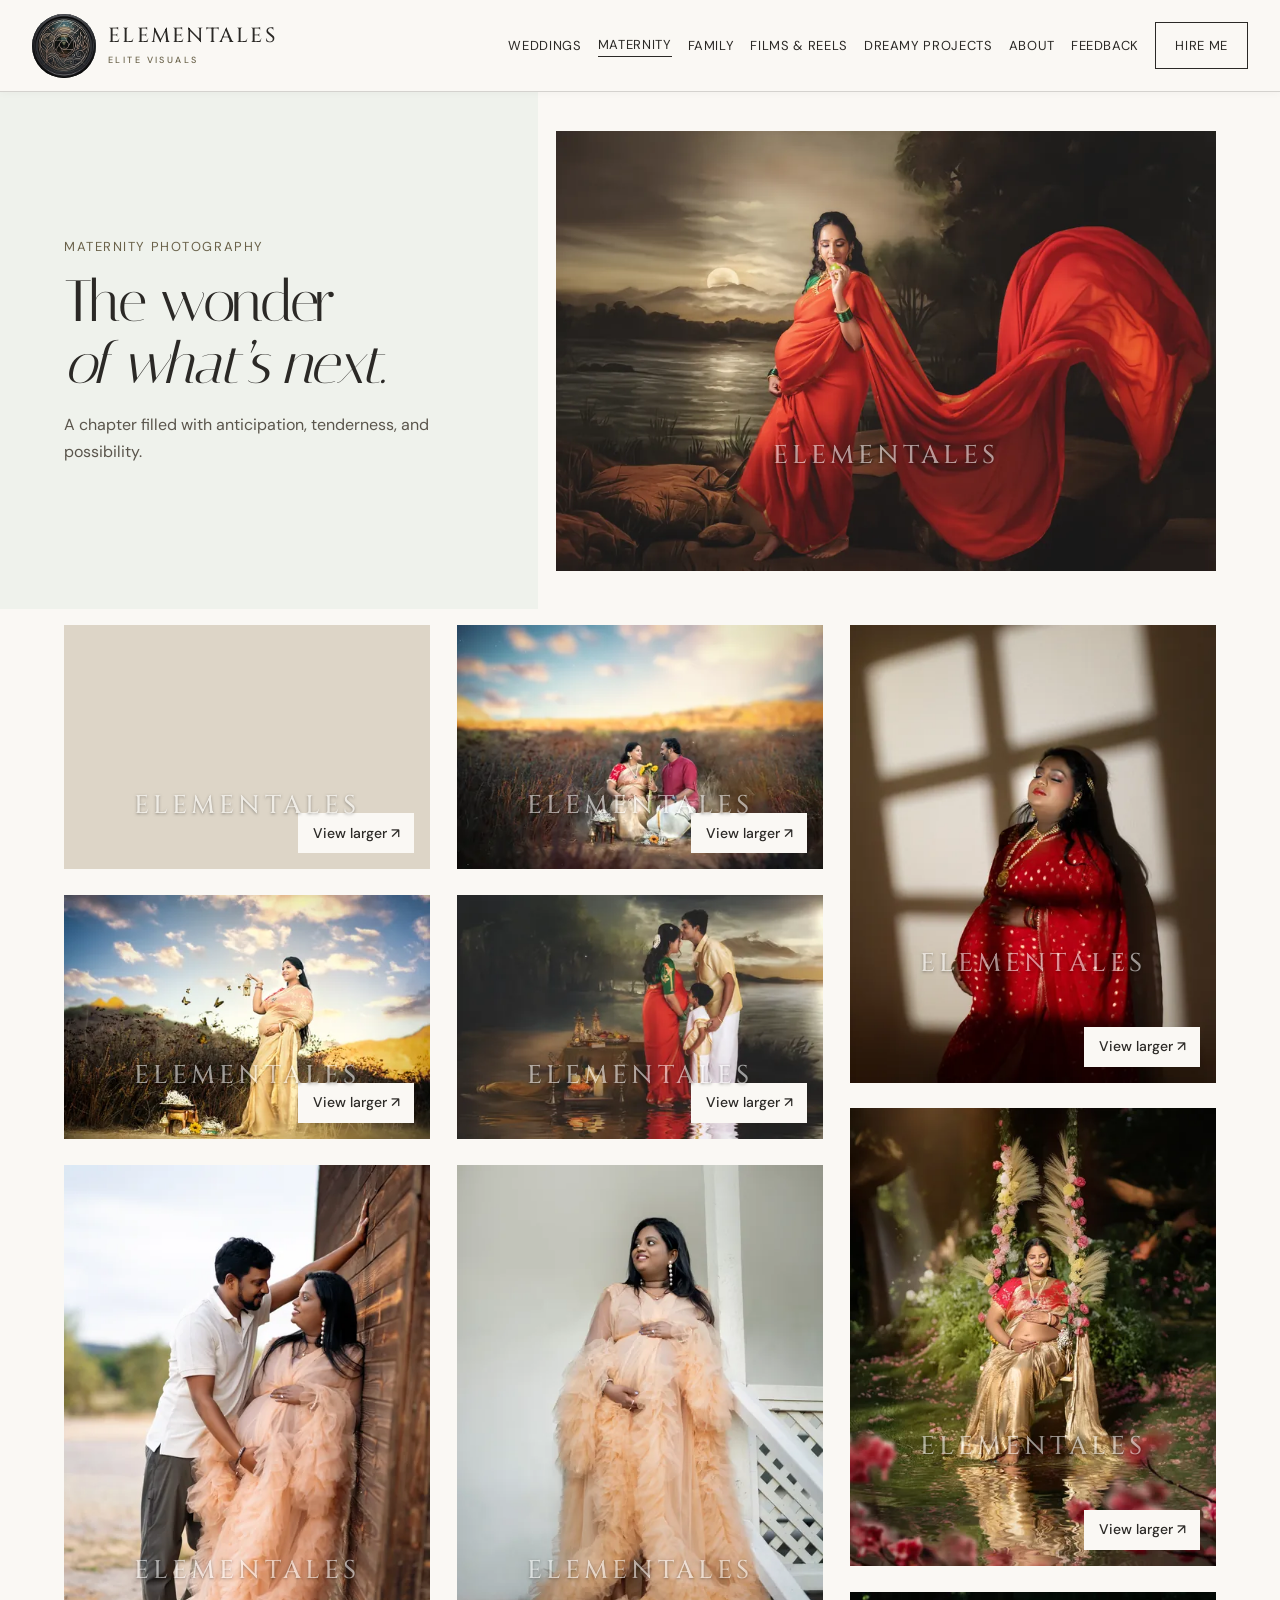
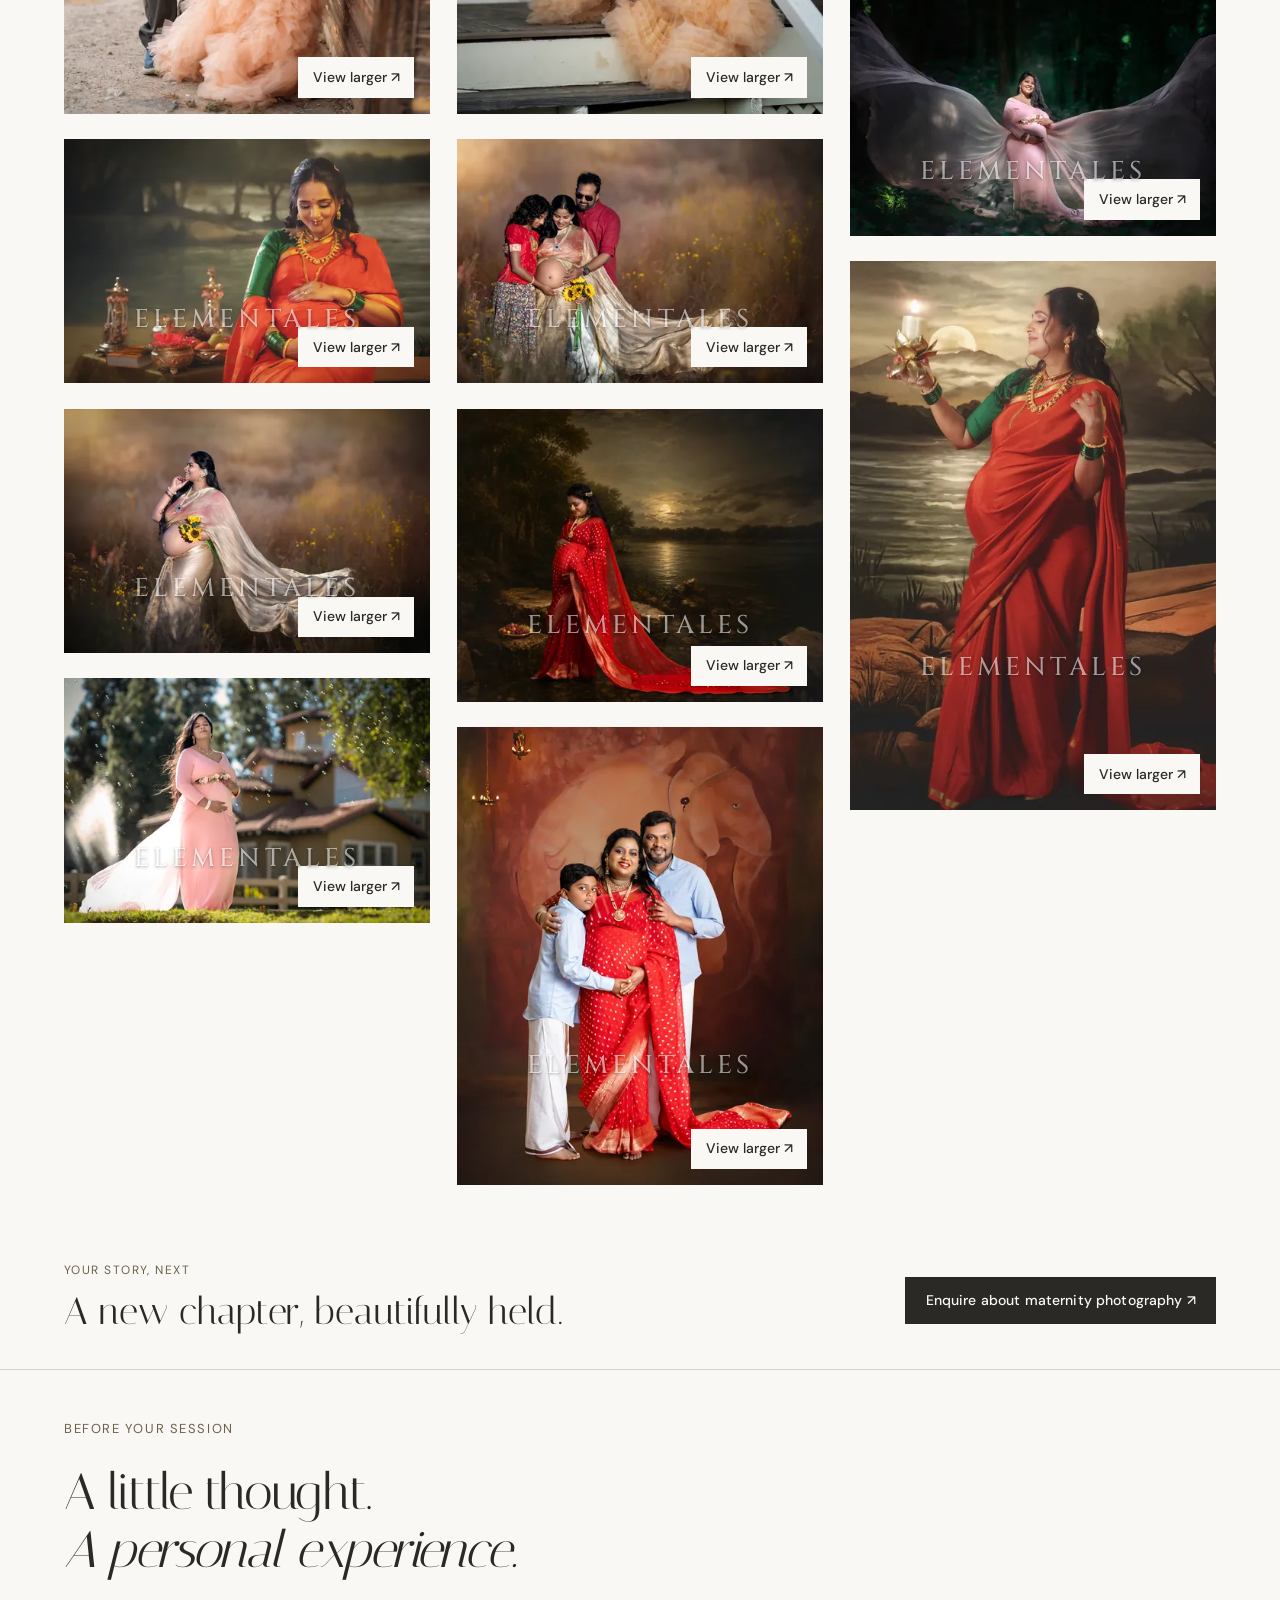
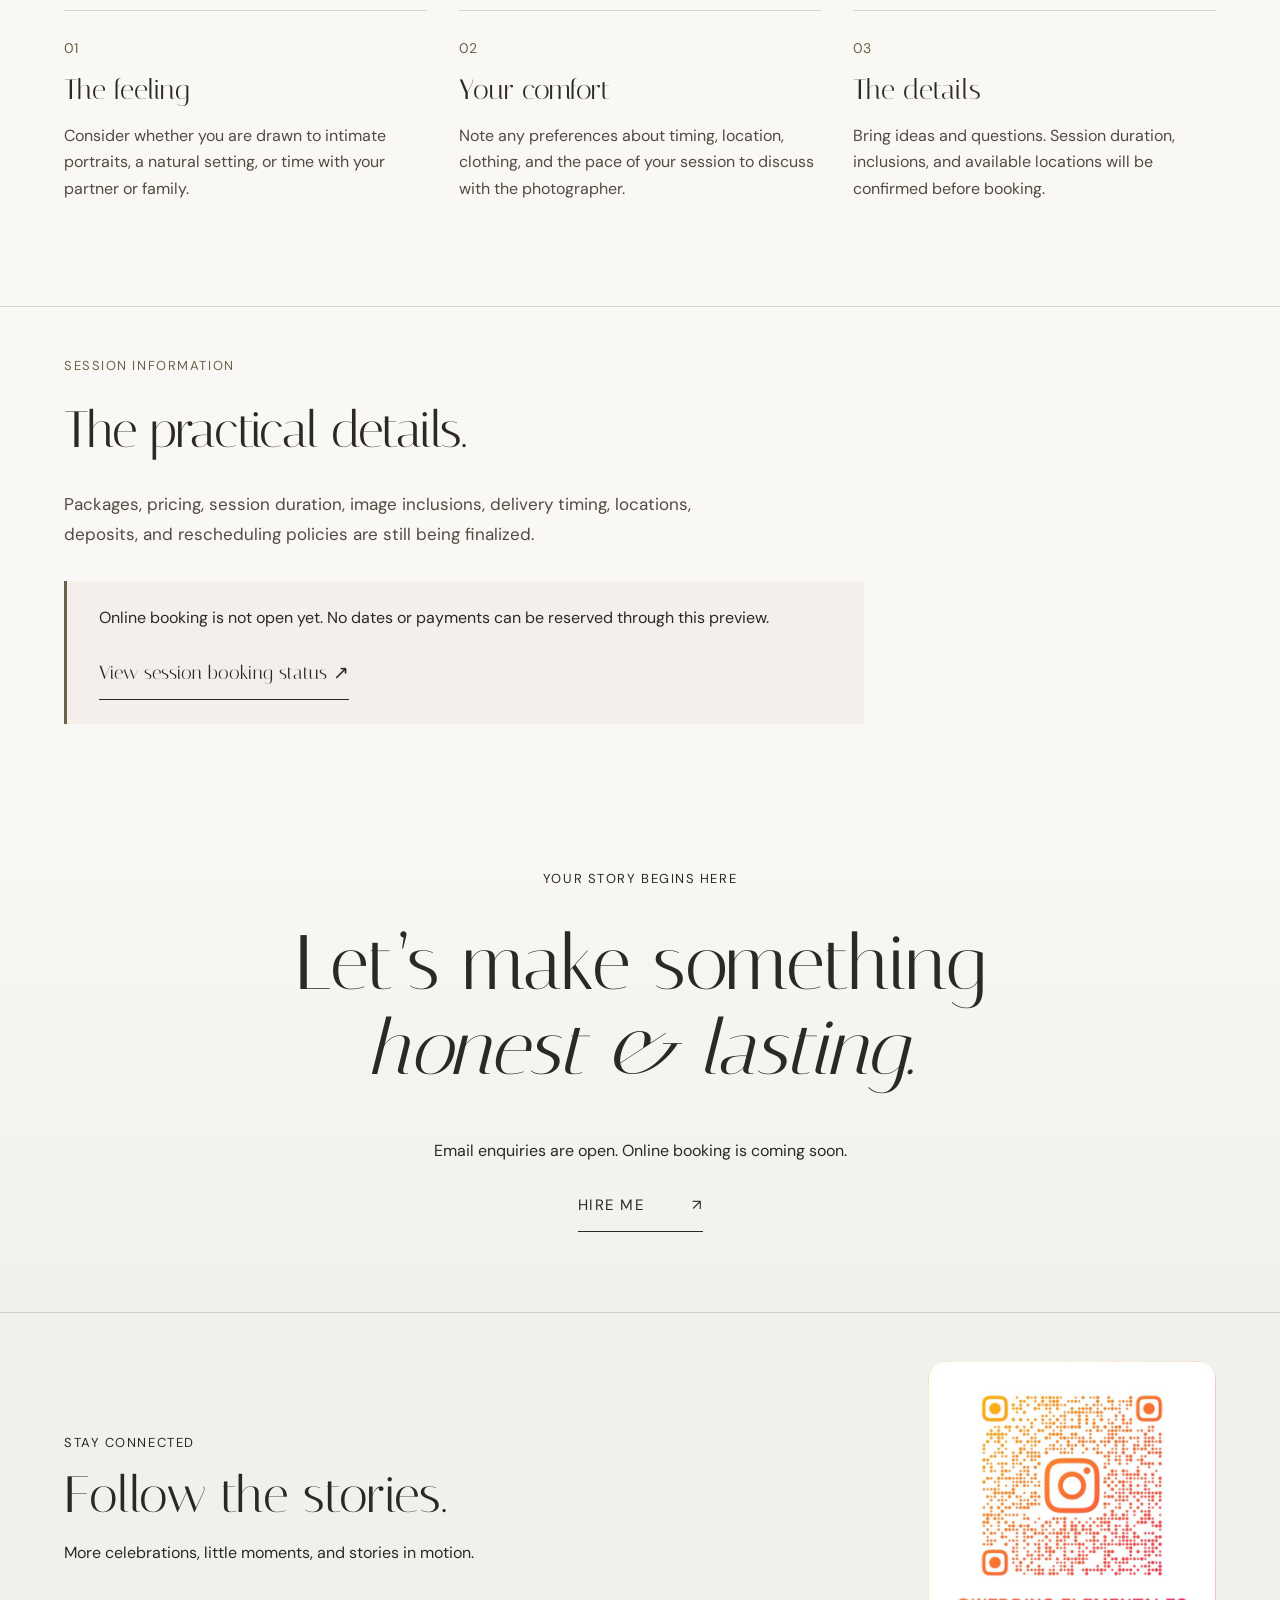
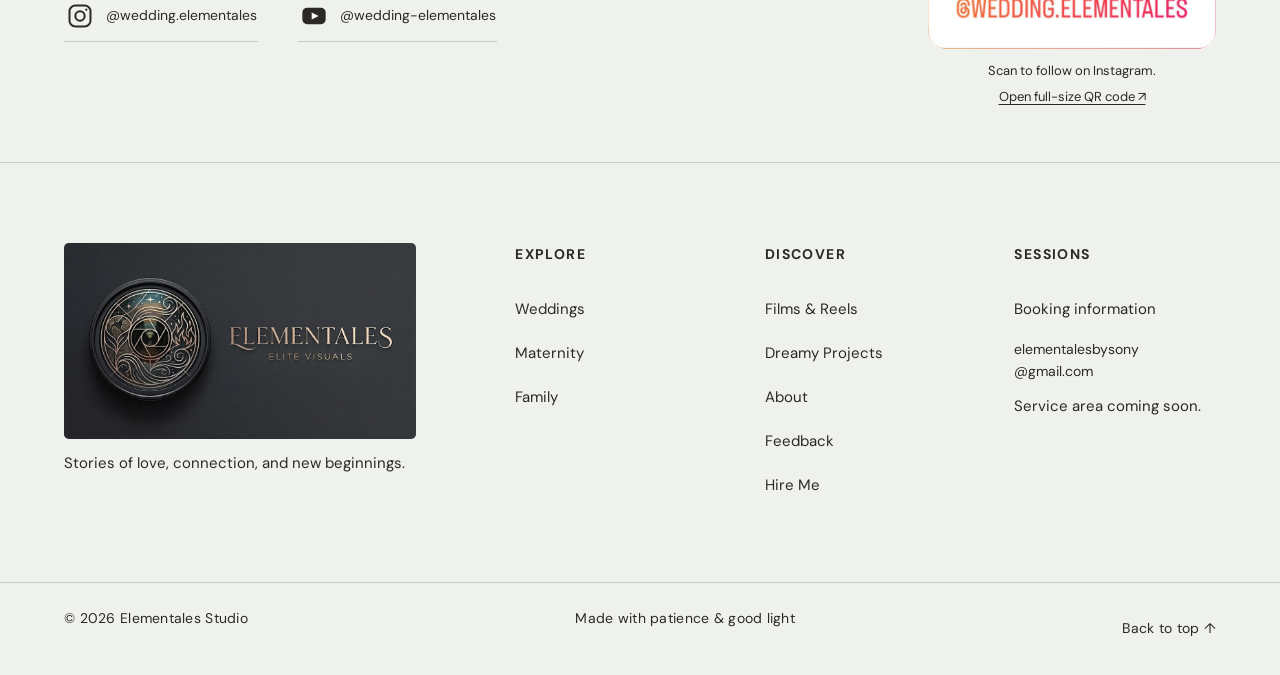
<file: maternity.html>
<!doctype html>
<html lang="en">
<head>
  <meta charset="utf-8">
  <meta name="viewport" content="width=device-width, initial-scale=1">
  <meta name="description" content="A chapter filled with anticipation, tenderness, and possibility.">
  <meta name="theme-color" content="#FAF8F4">
  <title>Maternity Photography — Elementales</title>
  <link rel="stylesheet" href="styles.css?v=20261026-uniform-watermarks">
  <script src="script.js?v=20261020-gallery-films" defer></script>
  <script src="portfolio.js?v=20261026-clean-captions" defer></script>
</head>
<body id="top" class="inner-page">
  <a class="skip-link" href="#main">Skip to content</a>
  <header class="site-header" data-header>
    <a class="brand" href="index.html#top" aria-label="Elementales home">
      <span class="brand-mark" aria-hidden="true"><img src="assets/brand/elementales-logo.png" width="1024" height="572" alt="" decoding="async"></span>
      <span class="brand-wordmark"><span>ELEMENTALES</span><small>ELITE VISUALS</small></span>
    </a>
    <button class="menu-toggle" type="button" aria-expanded="false" aria-controls="site-nav">
      <span class="sr-only">Open navigation</span><i></i><i></i>
    </button>
    <nav id="site-nav" class="site-nav" aria-label="Primary navigation">
      <a href="weddings.html">Weddings</a><a aria-current="page" href="maternity.html">Maternity</a><a href="family.html">Family</a><a href="films.html">Films &amp; Reels</a><a href="dreamy-projects.html">Dreamy Projects</a><a href="about.html">About</a><a href="feedback.html">Feedback</a><a class="nav-enquire" href="contact.html">Hire Me</a>
    </nav>
  </header>

<main id="main" tabindex="-1"><section class="collection-hero section-pad" aria-labelledby="collection-title"><div class="collection-title"><p class="kicker">Maternity photography</p><h1 id="collection-title">The wonder<br><em>of what’s next.</em></h1></div><!-- photos:start cover:maternity --><figure class="collection-visual"><img src="assets/photos/maternity-040-1600.webp" srcset="assets/photos/maternity-040-480.webp 480w, assets/photos/maternity-040-960.webp 960w, assets/photos/maternity-040-1600.webp 1600w, assets/photos/maternity-040-2200.webp 2200w" sizes="(max-width:760px) 100vw, 58vw" width="1600" height="1067" alt="Expectant mother in a red sari with fabric flowing across a dramatic lakeside scene" fetchpriority="high" decoding="async"><span class="photo-watermark" aria-hidden="true">Elementales</span></figure><!-- photos:end cover:maternity --><div class="collection-description"><p class="page-lede">A chapter filled with anticipation, tenderness, and possibility.</p></div></section><section id="collection" class="collection-gallery section-pad" aria-label="Maternity photograph gallery"><p class="sr-only">Use the arrow keys to browse the image viewer, and Escape to close.</p><div class="masonry curated-gallery" data-gallery><!-- photos:start gallery:maternity --><article class="work-card" data-category="maternity"><figure><a class="gallery-image-link" data-gallery-item href="assets/photos/maternity-040-2200.webp" data-caption="Maternity · Expectant mother in a red sari with fabric flowing across a dramatic lakeside scene" aria-label="View photograph: Expectant mother in a red sari with fabric flowing across a dramatic lakeside scene"><img src="assets/photos/maternity-040-960.webp" srcset="assets/photos/maternity-040-480.webp 480w, assets/photos/maternity-040-960.webp 960w, assets/photos/maternity-040-1600.webp 1600w, assets/photos/maternity-040-2200.webp 2200w" sizes="(max-width: 520px) 100vw, (max-width: 800px) 50vw, 33vw" width="960" height="640" alt="Expectant mother in a red sari with fabric flowing across a dramatic lakeside scene" loading="lazy" decoding="async"><span class="photo-watermark" aria-hidden="true">Elementales</span><span class="gallery-enlarge" aria-hidden="true">View larger ↗</span></a></figure></article><article class="work-card" data-category="maternity"><figure><a class="gallery-image-link" data-gallery-item href="assets/photos/maternity-082-2200.webp" data-caption="Maternity · Expectant mother in a gold sari holding a lotus beneath an open sky" aria-label="View photograph: Expectant mother in a gold sari holding a lotus beneath an open sky"><img src="assets/photos/maternity-082-960.webp" srcset="assets/photos/maternity-082-480.webp 480w, assets/photos/maternity-082-960.webp 960w, assets/photos/maternity-082-1600.webp 1600w, assets/photos/maternity-082-2200.webp 2200w" sizes="(max-width: 520px) 100vw, (max-width: 800px) 50vw, 33vw" width="960" height="640" alt="Expectant mother in a gold sari holding a lotus beneath an open sky" loading="lazy" decoding="async"><span class="photo-watermark" aria-hidden="true">Elementales</span><span class="gallery-enlarge" aria-hidden="true">View larger ↗</span></a></figure></article><article class="work-card" data-category="maternity"><figure><a class="gallery-image-link" data-gallery-item href="assets/photos/maternity-195-1467.webp" data-caption="Maternity · Expectant mother in a peach gown leaning toward her partner beside a wooden wall" aria-label="View photograph: Expectant mother in a peach gown leaning toward her partner beside a wooden wall"><img src="assets/photos/maternity-195-960.webp" srcset="assets/photos/maternity-195-480.webp 480w, assets/photos/maternity-195-960.webp 960w, assets/photos/maternity-195-1467.webp 1467w" sizes="(max-width: 520px) 100vw, (max-width: 800px) 50vw, 33vw" width="960" height="1440" alt="Expectant mother in a peach gown leaning toward her partner beside a wooden wall" loading="lazy" decoding="async"><span class="photo-watermark" aria-hidden="true">Elementales</span><span class="gallery-enlarge" aria-hidden="true">View larger ↗</span></a></figure></article><article class="work-card" data-category="maternity"><figure><a class="gallery-image-link" data-gallery-item href="assets/photos/maternity-056-2200.webp" data-caption="Maternity · Expectant mother in a red sari smiling down at her belly" aria-label="View photograph: Expectant mother in a red sari smiling down at her belly"><img src="assets/photos/maternity-056-960.webp" srcset="assets/photos/maternity-056-480.webp 480w, assets/photos/maternity-056-960.webp 960w, assets/photos/maternity-056-1600.webp 1600w, assets/photos/maternity-056-2200.webp 2200w" sizes="(max-width: 520px) 100vw, (max-width: 800px) 50vw, 33vw" width="960" height="640" alt="Expectant mother in a red sari smiling down at her belly" loading="lazy" decoding="async"><span class="photo-watermark" aria-hidden="true">Elementales</span><span class="gallery-enlarge" aria-hidden="true">View larger ↗</span></a></figure></article><article class="work-card" data-category="maternity"><figure><a class="gallery-image-link" data-gallery-item href="assets/photos/maternity-085-2200.webp" data-caption="Maternity · Expectant mother holding a sunflower as a gold drape flows around her" aria-label="View photograph: Expectant mother holding a sunflower as a gold drape flows around her"><img src="assets/photos/maternity-085-960.webp" srcset="assets/photos/maternity-085-480.webp 480w, assets/photos/maternity-085-960.webp 960w, assets/photos/maternity-085-1600.webp 1600w, assets/photos/maternity-085-2200.webp 2200w" sizes="(max-width: 520px) 100vw, (max-width: 800px) 50vw, 33vw" width="960" height="640" alt="Expectant mother holding a sunflower as a gold drape flows around her" loading="lazy" decoding="async"><span class="photo-watermark" aria-hidden="true">Elementales</span><span class="gallery-enlarge" aria-hidden="true">View larger ↗</span></a></figure></article><article class="work-card" data-category="maternity"><figure><a class="gallery-image-link" data-gallery-item href="assets/photos/maternity-088-2200.webp" data-caption="Maternity · Expectant mother in a pink gown beneath a flowering tree" aria-label="View photograph: Expectant mother in a pink gown beneath a flowering tree"><img src="assets/photos/maternity-088-960.webp" srcset="assets/photos/maternity-088-480.webp 480w, assets/photos/maternity-088-960.webp 960w, assets/photos/maternity-088-1600.webp 1600w, assets/photos/maternity-088-2200.webp 2200w" sizes="(max-width: 520px) 100vw, (max-width: 800px) 50vw, 33vw" width="960" height="640" alt="Expectant mother in a pink gown beneath a flowering tree" loading="lazy" decoding="async"><span class="photo-watermark" aria-hidden="true">Elementales</span><span class="gallery-enlarge" aria-hidden="true">View larger ↗</span></a></figure></article><article class="work-card" data-category="maternity"><figure><a class="gallery-image-link" data-gallery-item href="assets/photos/maternity-084-2200.webp" data-caption="Maternity · Expectant couple seated facing one another in a field" aria-label="View photograph: Expectant couple seated facing one another in a field"><img src="assets/photos/maternity-084-960.webp" srcset="assets/photos/maternity-084-480.webp 480w, assets/photos/maternity-084-960.webp 960w, assets/photos/maternity-084-1600.webp 1600w, assets/photos/maternity-084-2200.webp 2200w" sizes="(max-width: 520px) 100vw, (max-width: 800px) 50vw, 33vw" width="960" height="640" alt="Expectant couple seated facing one another in a field" loading="lazy" decoding="async"><span class="photo-watermark" aria-hidden="true">Elementales</span><span class="gallery-enlarge" aria-hidden="true">View larger ↗</span></a></figure></article><article class="work-card" data-category="maternity"><figure><a class="gallery-image-link" data-gallery-item href="assets/photos/maternity-037-2200.webp" data-caption="Maternity · Partner kissing an expectant mother on the forehead while a child stands beside them" aria-label="View photograph: Partner kissing an expectant mother on the forehead while a child stands beside them"><img src="assets/photos/maternity-037-960.webp" srcset="assets/photos/maternity-037-480.webp 480w, assets/photos/maternity-037-960.webp 960w, assets/photos/maternity-037-1600.webp 1600w, assets/photos/maternity-037-2200.webp 2200w" sizes="(max-width: 520px) 100vw, (max-width: 800px) 50vw, 33vw" width="960" height="640" alt="Partner kissing an expectant mother on the forehead while a child stands beside them" loading="lazy" decoding="async"><span class="photo-watermark" aria-hidden="true">Elementales</span><span class="gallery-enlarge" aria-hidden="true">View larger ↗</span></a></figure></article><article class="work-card" data-category="maternity"><figure><a class="gallery-image-link" data-gallery-item href="assets/photos/maternity-193-1467.webp" data-caption="Maternity · Expectant mother in a textured peach gown beside a white porch" aria-label="View photograph: Expectant mother in a textured peach gown beside a white porch"><img src="assets/photos/maternity-193-960.webp" srcset="assets/photos/maternity-193-480.webp 480w, assets/photos/maternity-193-960.webp 960w, assets/photos/maternity-193-1467.webp 1467w" sizes="(max-width: 520px) 100vw, (max-width: 800px) 50vw, 33vw" width="960" height="1440" alt="Expectant mother in a textured peach gown beside a white porch" loading="lazy" decoding="async"><span class="photo-watermark" aria-hidden="true">Elementales</span><span class="gallery-enlarge" aria-hidden="true">View larger ↗</span></a></figure></article><article class="work-card" data-category="maternity"><figure><a class="gallery-image-link" data-gallery-item href="assets/photos/maternity-086-2200.webp" data-caption="Maternity · Family gathered around an expectant mother in a gold drape" aria-label="View photograph: Family gathered around an expectant mother in a gold drape"><img src="assets/photos/maternity-086-960.webp" srcset="assets/photos/maternity-086-480.webp 480w, assets/photos/maternity-086-960.webp 960w, assets/photos/maternity-086-1600.webp 1600w, assets/photos/maternity-086-2200.webp 2200w" sizes="(max-width: 520px) 100vw, (max-width: 800px) 50vw, 33vw" width="960" height="640" alt="Family gathered around an expectant mother in a gold drape" loading="lazy" decoding="async"><span class="photo-watermark" aria-hidden="true">Elementales</span><span class="gallery-enlarge" aria-hidden="true">View larger ↗</span></a></figure></article><article class="work-card" data-category="maternity"><figure><a class="gallery-image-link" data-gallery-item href="assets/photos/maternity-197-2200.webp" data-caption="Maternity · Expectant mother in a red embroidered sari beside a dark lake" aria-label="View photograph: Expectant mother in a red embroidered sari beside a dark lake"><img src="assets/photos/maternity-197-960.webp" srcset="assets/photos/maternity-197-480.webp 480w, assets/photos/maternity-197-960.webp 960w, assets/photos/maternity-197-1600.webp 1600w, assets/photos/maternity-197-2200.webp 2200w" sizes="(max-width: 520px) 100vw, (max-width: 800px) 50vw, 33vw" width="960" height="768" alt="Expectant mother in a red embroidered sari beside a dark lake" loading="lazy" decoding="async"><span class="photo-watermark" aria-hidden="true">Elementales</span><span class="gallery-enlarge" aria-hidden="true">View larger ↗</span></a></figure></article><article class="work-card" data-category="maternity"><figure><a class="gallery-image-link" data-gallery-item href="assets/photos/maternity-199-1760.webp" data-caption="Maternity · Expectant mother in red standing with her partner and a child against a warm backdrop" aria-label="View photograph: Expectant mother in red standing with her partner and a child against a warm backdrop"><img src="assets/photos/maternity-199-960.webp" srcset="assets/photos/maternity-199-480.webp 480w, assets/photos/maternity-199-960.webp 960w, assets/photos/maternity-199-1600.webp 1600w, assets/photos/maternity-199-1760.webp 1760w" sizes="(max-width: 520px) 100vw, (max-width: 800px) 50vw, 33vw" width="960" height="1200" alt="Expectant mother in red standing with her partner and a child against a warm backdrop" loading="lazy" decoding="async"><span class="photo-watermark" aria-hidden="true">Elementales</span><span class="gallery-enlarge" aria-hidden="true">View larger ↗</span></a></figure></article><article class="work-card" data-category="maternity"><figure><a class="gallery-image-link" data-gallery-item href="assets/photos/maternity-215-1760.webp" data-caption="Maternity · Expectant mother in a red outfit standing in patterned window light" aria-label="View photograph: Expectant mother in a red outfit standing in patterned window light"><img src="assets/photos/maternity-215-960.webp" srcset="assets/photos/maternity-215-480.webp 480w, assets/photos/maternity-215-960.webp 960w, assets/photos/maternity-215-1600.webp 1600w, assets/photos/maternity-215-1760.webp 1760w" sizes="(max-width: 520px) 100vw, (max-width: 800px) 50vw, 33vw" width="960" height="1200" alt="Expectant mother in a red outfit standing in patterned window light" loading="lazy" decoding="async"><span class="photo-watermark" aria-hidden="true">Elementales</span><span class="gallery-enlarge" aria-hidden="true">View larger ↗</span></a></figure></article><article class="work-card" data-category="maternity"><figure><a class="gallery-image-link" data-gallery-item href="assets/photos/maternity-087-1760.webp" data-caption="Maternity · Expectant mother in a gold sari framed by flowers and a tree" aria-label="View photograph: Expectant mother in a gold sari framed by flowers and a tree"><img src="assets/photos/maternity-087-960.webp" srcset="assets/photos/maternity-087-480.webp 480w, assets/photos/maternity-087-960.webp 960w, assets/photos/maternity-087-1600.webp 1600w, assets/photos/maternity-087-1760.webp 1760w" sizes="(max-width: 520px) 100vw, (max-width: 800px) 50vw, 33vw" width="960" height="1200" alt="Expectant mother in a gold sari framed by flowers and a tree" loading="lazy" decoding="async"><span class="photo-watermark" aria-hidden="true">Elementales</span><span class="gallery-enlarge" aria-hidden="true">View larger ↗</span></a></figure></article><article class="work-card" data-category="maternity"><figure><a class="gallery-image-link" data-gallery-item href="assets/photos/maternity-089-2200.webp" data-caption="Maternity · Expectant mother in a pink gown with flowing fabric against a dark woodland background" aria-label="View photograph: Expectant mother in a pink gown with flowing fabric against a dark woodland background"><img src="assets/photos/maternity-089-960.webp" srcset="assets/photos/maternity-089-480.webp 480w, assets/photos/maternity-089-960.webp 960w, assets/photos/maternity-089-1600.webp 1600w, assets/photos/maternity-089-2200.webp 2200w" sizes="(max-width: 520px) 100vw, (max-width: 800px) 50vw, 33vw" width="960" height="640" alt="Expectant mother in a pink gown with flowing fabric against a dark woodland background" loading="lazy" decoding="async"><span class="photo-watermark" aria-hidden="true">Elementales</span><span class="gallery-enlarge" aria-hidden="true">View larger ↗</span></a></figure></article><article class="work-card" data-category="maternity"><figure><a class="gallery-image-link" data-gallery-item href="assets/photos/maternity-061-1467.webp" data-caption="Maternity · Expectant mother in a red sari holding a lit ceremonial plate" aria-label="View photograph: Expectant mother in a red sari holding a lit ceremonial plate"><img src="assets/photos/maternity-061-960.webp" srcset="assets/photos/maternity-061-480.webp 480w, assets/photos/maternity-061-960.webp 960w, assets/photos/maternity-061-1467.webp 1467w" sizes="(max-width: 520px) 100vw, (max-width: 800px) 50vw, 33vw" width="960" height="1440" alt="Expectant mother in a red sari holding a lit ceremonial plate" loading="lazy" decoding="async"><span class="photo-watermark" aria-hidden="true">Elementales</span><span class="gallery-enlarge" aria-hidden="true">View larger ↗</span></a></figure></article><!-- photos:end gallery:maternity --></div></section><section class="gallery-enquiry section-pad" aria-labelledby="gallery-enquiry-title"><div><p class="kicker">Your story, next</p><h2 id="gallery-enquiry-title">A new chapter, beautifully held.</h2></div><a class="button enquiry-link" href="contact.html?service=maternity#enquiry">Enquire about maternity photography ↗</a></section><section class="experience-section section-pad"><p class="kicker">Before your session</p><h2>A little thought.<br><em>A personal experience.</em></h2><div class="planning-grid"><article><span class="planning-number">01</span><h3>The feeling</h3><p>Consider whether you are drawn to intimate portraits, a natural setting, or time with your partner or family.</p></article><article><span class="planning-number">02</span><h3>Your comfort</h3><p>Note any preferences about timing, location, clothing, and the pace of your session to discuss with the photographer.</p></article><article><span class="planning-number">03</span><h3>The details</h3><p>Bring ideas and questions. Session duration, inclusions, and available locations will be confirmed before booking.</p></article></div></section><section class="experience-section section-pad"><p class="kicker">Session information</p><h2>The practical details.</h2><p class="section-copy">Packages, pricing, session duration, image inclusions, delivery timing, locations, deposits, and rescheduling policies are still being finalized.</p><aside class="service-status"><p>Online booking is not open yet. No dates or payments can be reserved through this preview.</p><a class="text-link" href="book.html">View session booking status ↗</a></aside></section></main>  <footer id="contact" class="site-footer">
    <div class="footer-cta section-pad reveal"><p class="kicker">Your story begins here</p><h2>Let’s make something<br><em>honest & lasting.</em></h2><p class="footer-status">Email enquiries are open. Online booking is coming soon.</p><a href="contact.html?service=maternity#enquiry">Hire Me <span>↗</span></a></div>
    <section id="follow" class="social-section section-pad" aria-labelledby="social-title">
      <div class="social-copy">
        <p class="kicker">Stay connected</p>
        <h2 id="social-title">Follow the stories.</h2>
        <p>More celebrations, little moments, and stories in motion.</p>
        <div class="social-links">
          <a href="https://www.instagram.com/wedding.elementales/" target="_blank" rel="noopener noreferrer" aria-label="Instagram: @wedding.elementales (opens in a new tab)"><svg class="social-icon" viewBox="0 0 24 24" width="28" height="28" fill="none" stroke="currentColor" stroke-width="1.7" aria-hidden="true" focusable="false"><rect x="3" y="3" width="18" height="18" rx="5"></rect><circle cx="12" cy="12" r="4"></circle><circle cx="17.4" cy="6.6" r="1" fill="currentColor" stroke="none"></circle></svg><span>@wedding.elementales</span></a>
          <a href="https://www.youtube.com/@wedding-elementales" target="_blank" rel="noopener noreferrer" aria-label="YouTube: @wedding-elementales (opens in a new tab)"><svg class="social-icon" viewBox="0 0 24 24" width="28" height="28" aria-hidden="true" focusable="false"><rect x="2" y="5" width="20" height="14" rx="4" fill="currentColor"></rect><path d="M10 9 L16 12 L10 15 Z" fill="var(--paper)"></path></svg><span>@wedding-elementales</span></a>
        </div>
      </div>
      <figure class="instagram-qr">
        <a class="qr-artwork" href="assets/brand/instagram-qr.png" target="_blank" rel="noopener" aria-label="Open the full-size Instagram QR code in a new tab"><img src="assets/brand/instagram-qr.png" width="804" height="1348" alt="Instagram QR code for @wedding.elementales" loading="lazy" decoding="async"></a>
        <figcaption>Scan to follow on Instagram.<br><a href="assets/brand/instagram-qr.png" target="_blank" rel="noopener">Open full-size QR code ↗</a></figcaption>
      </figure>
    </section>
    <div class="footer-grid section-pad"><div><a class="footer-brand-logo" href="index.html" aria-label="Elementales home"><img src="assets/brand/elementales-logo.png" width="1024" height="572" alt="Elementales Elite Visuals — five elemental motifs inside a camera lens" loading="lazy" decoding="async"></a><p>Stories of love, connection, and new beginnings.</p></div><div><h3>Explore</h3><a href="weddings.html">Weddings</a><a aria-current="page" href="maternity.html">Maternity</a><a href="family.html">Family</a></div><div><h3>Discover</h3><a href="films.html">Films & Reels</a><a href="dreamy-projects.html">Dreamy Projects</a><a href="about.html">About</a><a href="feedback.html">Feedback</a><a href="contact.html">Hire Me</a></div><div><h3>Sessions</h3><a href="book.html">Booking information</a><a href="mailto:elementalesbysony@gmail.com">elementalesbysony<wbr>@gmail.com</a><p>Service area coming soon.</p></div></div><div class="footer-bottom"><span>© <span data-year>2026</span> Elementales Studio</span><span>Made with patience & good light</span><a href="#top">Back to top ↑</a></div>
  </footer>
</body>
</html>
</file>
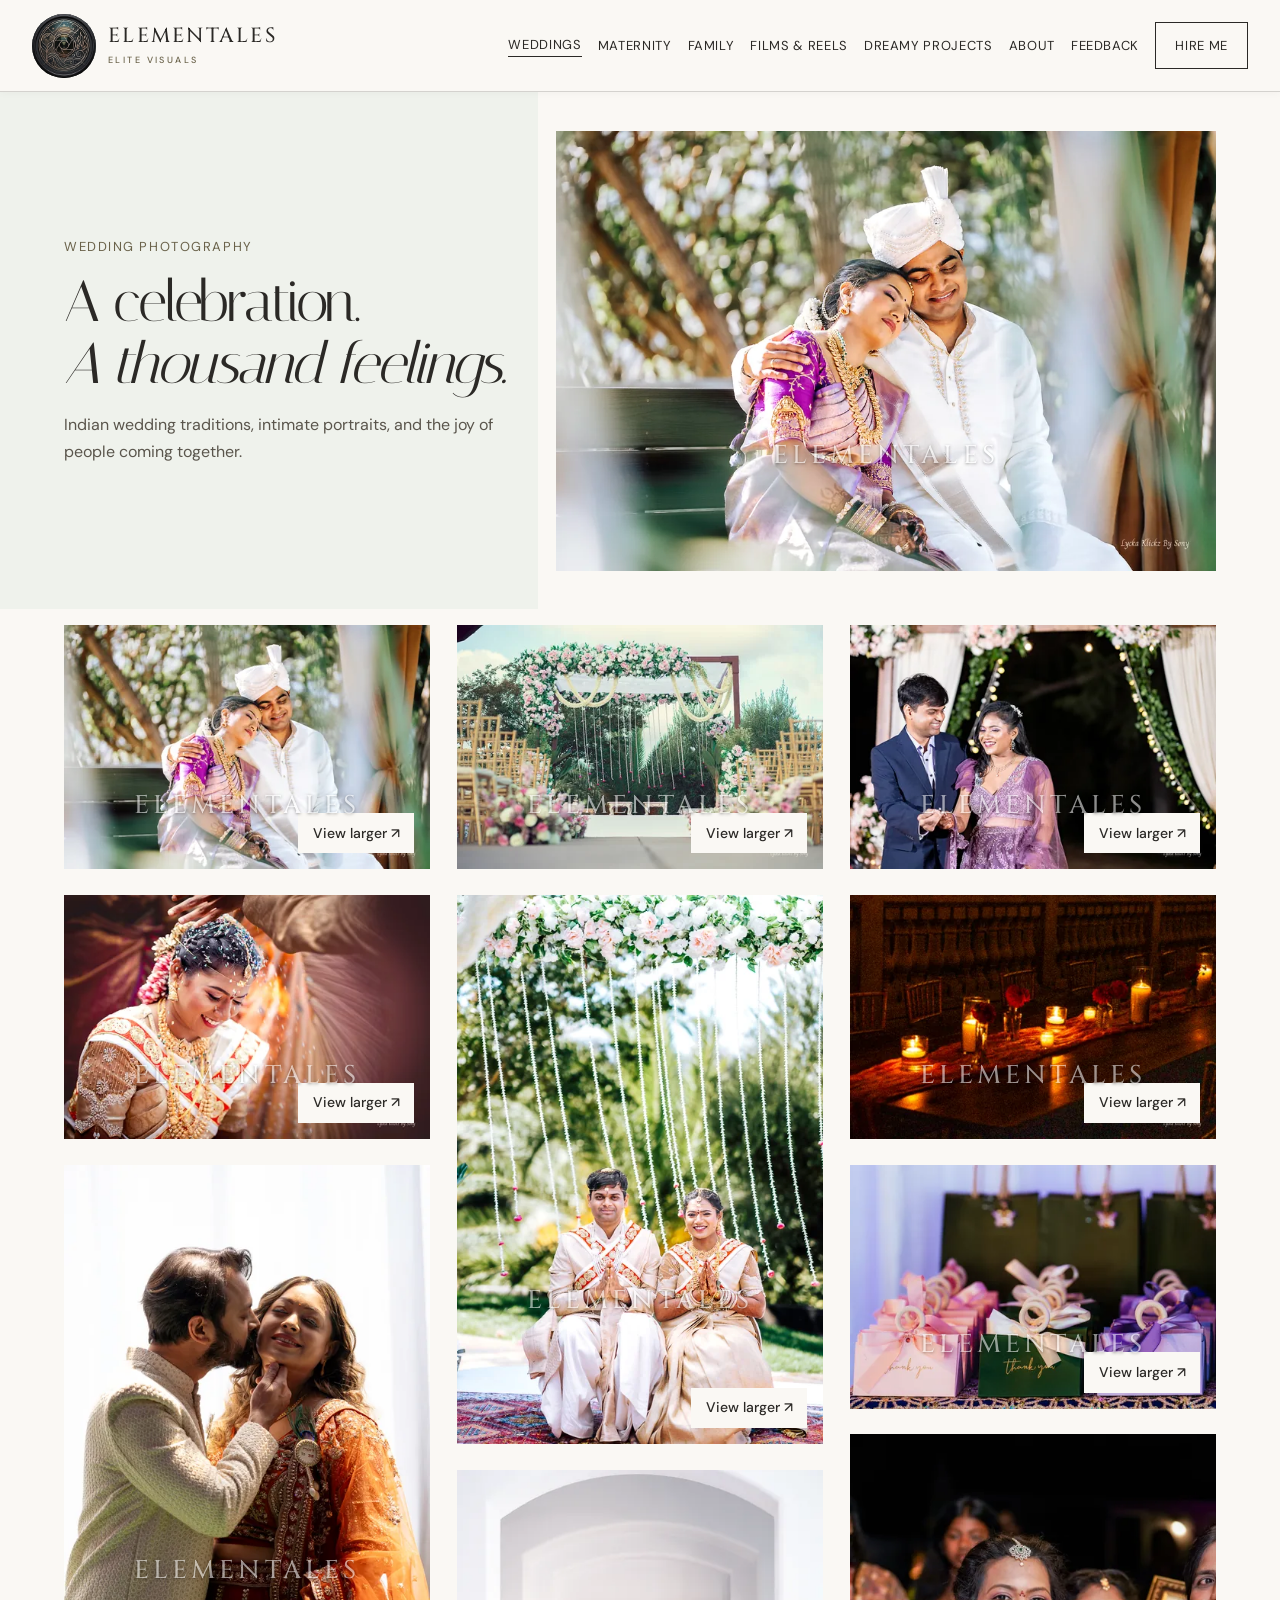
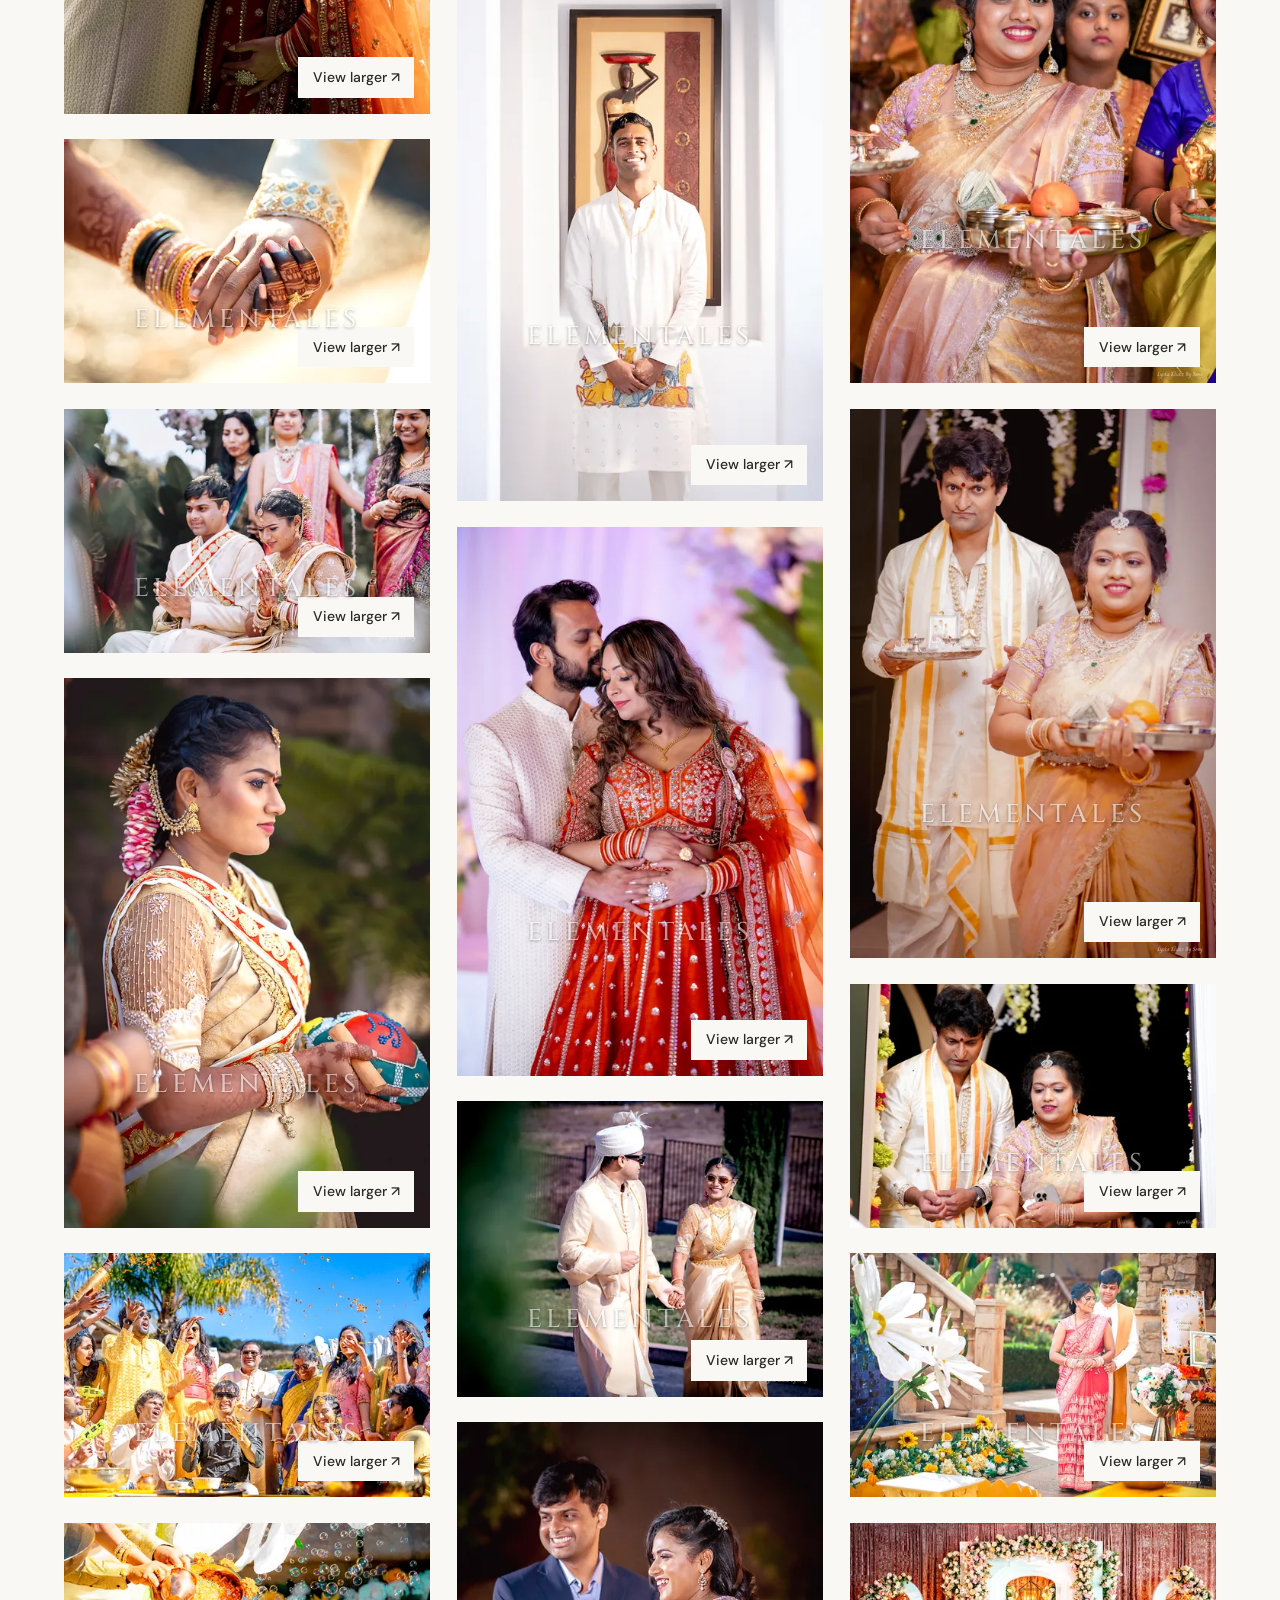
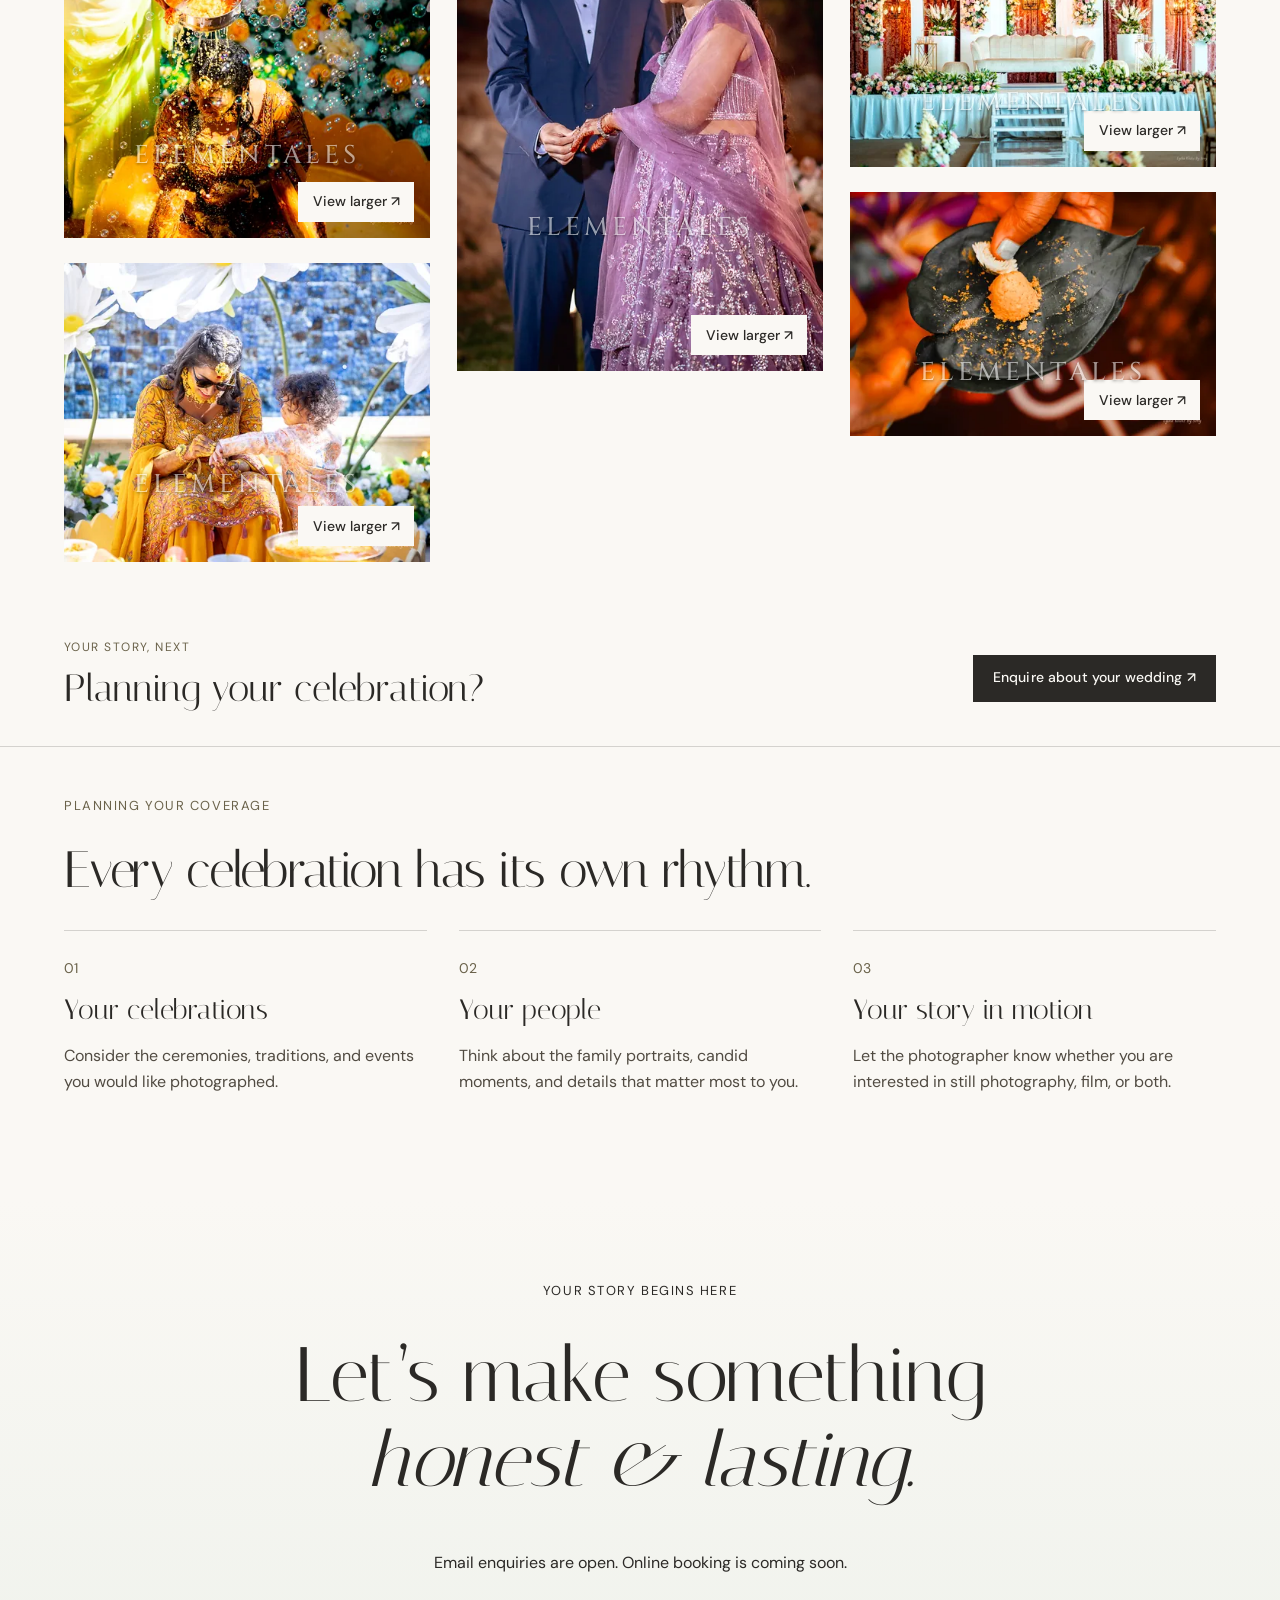
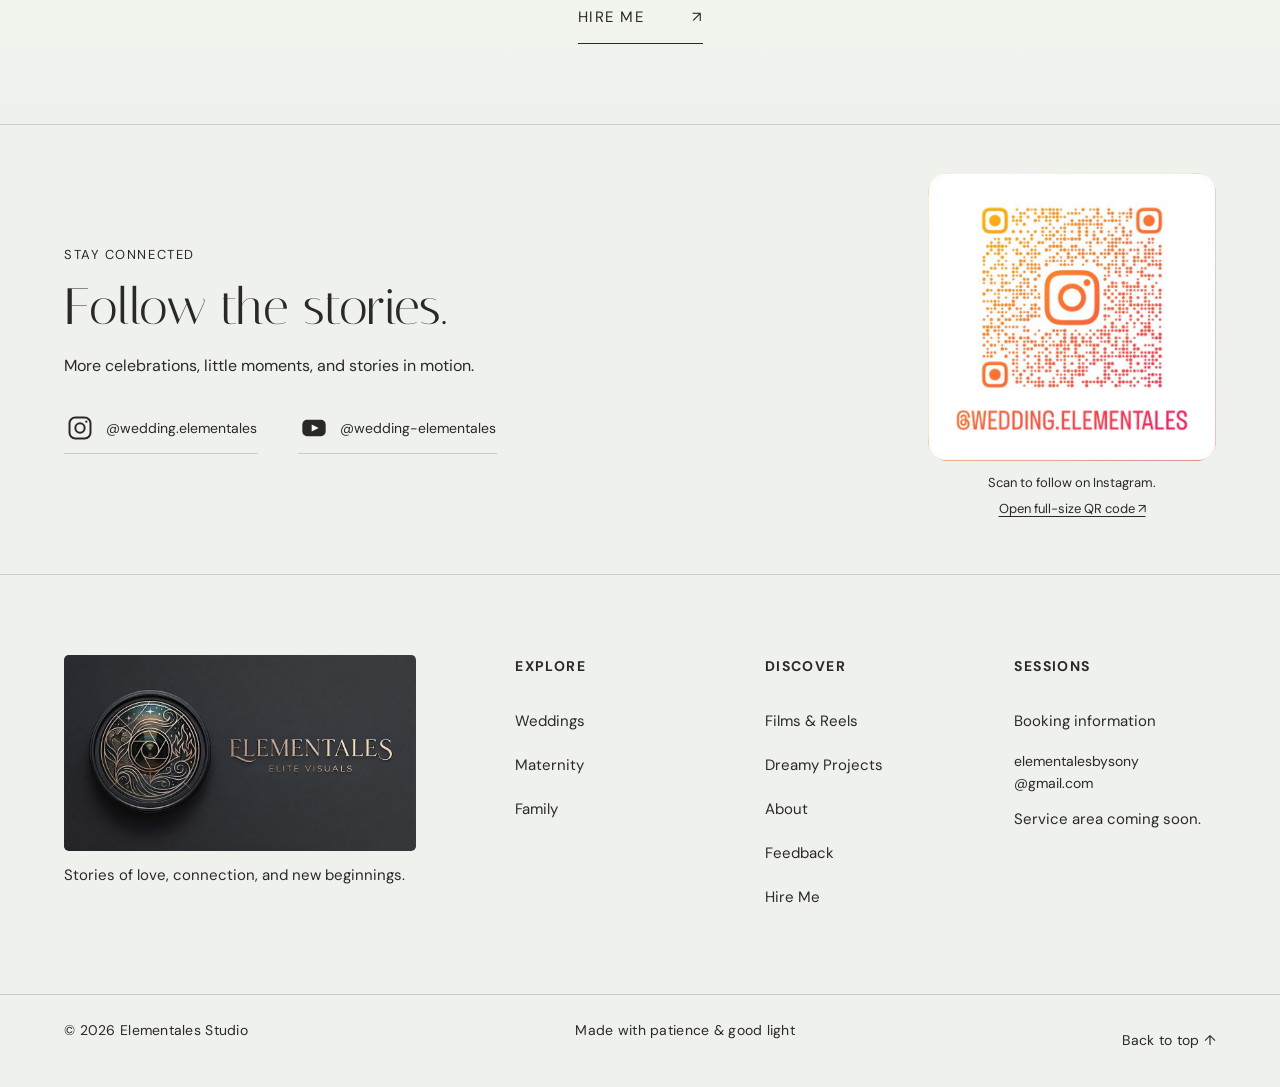
<file: weddings.html>
<!doctype html>
<html lang="en">
<head>
  <meta charset="utf-8">
  <meta name="viewport" content="width=device-width, initial-scale=1">
  <meta name="description" content="Indian wedding traditions, intimate portraits, and the joy of people coming together.">
  <meta name="theme-color" content="#FAF8F4">
  <title>Wedding Photography — Elementales</title>
  <link rel="stylesheet" href="styles.css?v=20261026-uniform-watermarks">
  <script src="script.js?v=20261020-gallery-films" defer></script>
  <script src="portfolio.js?v=20261026-clean-captions" defer></script>
</head>
<body id="top" class="inner-page">
  <a class="skip-link" href="#main">Skip to content</a>
  <header class="site-header" data-header>
    <a class="brand" href="index.html#top" aria-label="Elementales home">
      <span class="brand-mark" aria-hidden="true"><img src="assets/brand/elementales-logo.png" width="1024" height="572" alt="" decoding="async"></span>
      <span class="brand-wordmark"><span>ELEMENTALES</span><small>ELITE VISUALS</small></span>
    </a>
    <button class="menu-toggle" type="button" aria-expanded="false" aria-controls="site-nav">
      <span class="sr-only">Open navigation</span><i></i><i></i>
    </button>
    <nav id="site-nav" class="site-nav" aria-label="Primary navigation">
      <a aria-current="page" href="weddings.html">Weddings</a><a href="maternity.html">Maternity</a><a href="family.html">Family</a><a href="films.html">Films &amp; Reels</a><a href="dreamy-projects.html">Dreamy Projects</a><a href="about.html">About</a><a href="feedback.html">Feedback</a><a class="nav-enquire" href="contact.html">Hire Me</a>
    </nav>
  </header>

<main id="main" tabindex="-1"><section class="collection-hero section-pad" aria-labelledby="collection-title"><div class="collection-title"><p class="kicker">Wedding photography</p><h1 id="collection-title">A celebration.<br><em>A thousand feelings.</em></h1></div><!-- photos:start cover:weddings --><figure class="collection-visual"><img src="assets/photos/weddings-110-1600.webp" srcset="assets/photos/weddings-110-480.webp 480w, assets/photos/weddings-110-960.webp 960w, assets/photos/weddings-110-1600.webp 1600w, assets/photos/weddings-110-2048.webp 2048w" sizes="(max-width:760px) 100vw, 58vw" width="1600" height="1066" alt="Couple in traditional wedding attire leaning together beneath trees" fetchpriority="high" decoding="async"><span class="photo-watermark" aria-hidden="true">Elementales</span></figure><!-- photos:end cover:weddings --><div class="collection-description"><p class="page-lede">Indian wedding traditions, intimate portraits, and the joy of people coming together.</p></div></section><section id="collection" class="collection-gallery section-pad" aria-label="Weddings photograph gallery"><p class="sr-only">Use the arrow keys to browse the image viewer, and Escape to close.</p><div class="masonry curated-gallery" data-gallery><!-- photos:start gallery:weddings --><article class="work-card" data-category="stories"><figure><a class="gallery-image-link" data-gallery-item href="assets/photos/weddings-110-2048.webp" data-caption="Weddings · Couple in traditional wedding attire leaning together beneath trees" aria-label="View photograph: Couple in traditional wedding attire leaning together beneath trees"><img src="assets/photos/weddings-110-960.webp" srcset="assets/photos/weddings-110-480.webp 480w, assets/photos/weddings-110-960.webp 960w, assets/photos/weddings-110-1600.webp 1600w, assets/photos/weddings-110-2048.webp 2048w" sizes="(max-width: 520px) 100vw, (max-width: 800px) 50vw, 33vw" width="960" height="640" alt="Couple in traditional wedding attire leaning together beneath trees" loading="lazy" decoding="async"><span class="photo-watermark" aria-hidden="true">Elementales</span><span class="gallery-enlarge" aria-hidden="true">View larger ↗</span></a></figure></article><article class="work-card" data-category="stories"><figure><a class="gallery-image-link" data-gallery-item href="assets/photos/weddings-135-2048.webp" data-caption="Weddings · Bride smiling as grains fall over her hair during a wedding ceremony" aria-label="View photograph: Bride smiling as grains fall over her hair during a wedding ceremony"><img src="assets/photos/weddings-135-960.webp" srcset="assets/photos/weddings-135-480.webp 480w, assets/photos/weddings-135-960.webp 960w, assets/photos/weddings-135-1600.webp 1600w, assets/photos/weddings-135-2048.webp 2048w" sizes="(max-width: 520px) 100vw, (max-width: 800px) 50vw, 33vw" width="960" height="640" alt="Bride smiling as grains fall over her hair during a wedding ceremony" loading="lazy" decoding="async"><span class="photo-watermark" aria-hidden="true">Elementales</span><span class="gallery-enlarge" aria-hidden="true">View larger ↗</span></a></figure></article><article class="work-card" data-category="stories"><figure><a class="gallery-image-link" data-gallery-item href="assets/photos/weddings-004-1365.webp" data-caption="Weddings · Partner kissing the cheek of a smiling woman in orange and gold wedding attire" aria-label="View photograph: Partner kissing the cheek of a smiling woman in orange and gold wedding attire"><img src="assets/photos/weddings-004-960.webp" srcset="assets/photos/weddings-004-480.webp 480w, assets/photos/weddings-004-960.webp 960w, assets/photos/weddings-004-1365.webp 1365w" sizes="(max-width: 520px) 100vw, (max-width: 800px) 50vw, 33vw" width="960" height="1440" alt="Partner kissing the cheek of a smiling woman in orange and gold wedding attire" loading="lazy" decoding="async"><span class="photo-watermark" aria-hidden="true">Elementales</span><span class="gallery-enlarge" aria-hidden="true">View larger ↗</span></a></figure></article><article class="work-card" data-category="stories"><figure><a class="gallery-image-link" data-gallery-item href="assets/photos/weddings-116-2048.webp" data-caption="Weddings · Wedding couple holding hands, with henna and jewelry in close detail" aria-label="View photograph: Wedding couple holding hands, with henna and jewelry in close detail"><img src="assets/photos/weddings-116-960.webp" srcset="assets/photos/weddings-116-480.webp 480w, assets/photos/weddings-116-960.webp 960w, assets/photos/weddings-116-1600.webp 1600w, assets/photos/weddings-116-2048.webp 2048w" sizes="(max-width: 520px) 100vw, (max-width: 800px) 50vw, 33vw" width="960" height="640" alt="Wedding couple holding hands, with henna and jewelry in close detail" loading="lazy" decoding="async"><span class="photo-watermark" aria-hidden="true">Elementales</span><span class="gallery-enlarge" aria-hidden="true">View larger ↗</span></a></figure></article><article class="work-card" data-category="stories"><figure><a class="gallery-image-link" data-gallery-item href="assets/photos/weddings-139-2048.webp" data-caption="Weddings · Couple seated together during a wedding ceremony, surrounded by guests" aria-label="View photograph: Couple seated together during a wedding ceremony, surrounded by guests"><img src="assets/photos/weddings-139-960.webp" srcset="assets/photos/weddings-139-480.webp 480w, assets/photos/weddings-139-960.webp 960w, assets/photos/weddings-139-1600.webp 1600w, assets/photos/weddings-139-2048.webp 2048w" sizes="(max-width: 520px) 100vw, (max-width: 800px) 50vw, 33vw" width="960" height="640" alt="Couple seated together during a wedding ceremony, surrounded by guests" loading="lazy" decoding="async"><span class="photo-watermark" aria-hidden="true">Elementales</span><span class="gallery-enlarge" aria-hidden="true">View larger ↗</span></a></figure></article><article class="work-card" data-category="stories"><figure><a class="gallery-image-link" data-gallery-item href="assets/photos/weddings-140-1365.webp" data-caption="Weddings · Bride in a pale gold sari with flowers in her hair" aria-label="View photograph: Bride in a pale gold sari with flowers in her hair"><img src="assets/photos/weddings-140-960.webp" srcset="assets/photos/weddings-140-480.webp 480w, assets/photos/weddings-140-960.webp 960w, assets/photos/weddings-140-1365.webp 1365w" sizes="(max-width: 520px) 100vw, (max-width: 800px) 50vw, 33vw" width="960" height="1440" alt="Bride in a pale gold sari with flowers in her hair" loading="lazy" decoding="async"><span class="photo-watermark" aria-hidden="true">Elementales</span><span class="gallery-enlarge" aria-hidden="true">View larger ↗</span></a></figure></article><article class="work-card" data-category="stories"><figure><a class="gallery-image-link" data-gallery-item href="assets/photos/weddings-151-2048.webp" data-caption="Weddings · Guests throwing flower petals during a joyful turmeric celebration" aria-label="View photograph: Guests throwing flower petals during a joyful turmeric celebration"><img src="assets/photos/weddings-151-960.webp" srcset="assets/photos/weddings-151-480.webp 480w, assets/photos/weddings-151-960.webp 960w, assets/photos/weddings-151-1600.webp 1600w, assets/photos/weddings-151-2048.webp 2048w" sizes="(max-width: 520px) 100vw, (max-width: 800px) 50vw, 33vw" width="960" height="640" alt="Guests throwing flower petals during a joyful turmeric celebration" loading="lazy" decoding="async"><span class="photo-watermark" aria-hidden="true">Elementales</span><span class="gallery-enlarge" aria-hidden="true">View larger ↗</span></a></figure></article><article class="work-card" data-category="stories"><figure><a class="gallery-image-link" data-gallery-item href="assets/photos/weddings-153-2048.webp" data-caption="Weddings · Turmeric and water being poured over a person during a pre-wedding celebration" aria-label="View photograph: Turmeric and water being poured over a person during a pre-wedding celebration"><img src="assets/photos/weddings-153-960.webp" srcset="assets/photos/weddings-153-480.webp 480w, assets/photos/weddings-153-960.webp 960w, assets/photos/weddings-153-1600.webp 1600w, assets/photos/weddings-153-2048.webp 2048w" sizes="(max-width: 520px) 100vw, (max-width: 800px) 50vw, 33vw" width="960" height="826" alt="Turmeric and water being poured over a person during a pre-wedding celebration" loading="lazy" decoding="async"><span class="photo-watermark" aria-hidden="true">Elementales</span><span class="gallery-enlarge" aria-hidden="true">View larger ↗</span></a></figure></article><article class="work-card" data-category="stories"><figure><a class="gallery-image-link" data-gallery-item href="assets/photos/weddings-156-2048.webp" data-caption="Weddings · Woman in yellow smiling beside a young child during a pre-wedding celebration" aria-label="View photograph: Woman in yellow smiling beside a young child during a pre-wedding celebration"><img src="assets/photos/weddings-156-960.webp" srcset="assets/photos/weddings-156-480.webp 480w, assets/photos/weddings-156-960.webp 960w, assets/photos/weddings-156-1600.webp 1600w, assets/photos/weddings-156-2048.webp 2048w" sizes="(max-width: 520px) 100vw, (max-width: 800px) 50vw, 33vw" width="960" height="784" alt="Woman in yellow smiling beside a young child during a pre-wedding celebration" loading="lazy" decoding="async"><span class="photo-watermark" aria-hidden="true">Elementales</span><span class="gallery-enlarge" aria-hidden="true">View larger ↗</span></a></figure></article><article class="work-card" data-category="stories"><figure><a class="gallery-image-link" data-gallery-item href="assets/photos/weddings-148-2048.webp" data-caption="Weddings · Outdoor wedding mandap decorated with pale flowers and hanging garlands" aria-label="View photograph: Outdoor wedding mandap decorated with pale flowers and hanging garlands"><img src="assets/photos/weddings-148-960.webp" srcset="assets/photos/weddings-148-480.webp 480w, assets/photos/weddings-148-960.webp 960w, assets/photos/weddings-148-1600.webp 1600w, assets/photos/weddings-148-2048.webp 2048w" sizes="(max-width: 520px) 100vw, (max-width: 800px) 50vw, 33vw" width="960" height="640" alt="Outdoor wedding mandap decorated with pale flowers and hanging garlands" loading="lazy" decoding="async"><span class="photo-watermark" aria-hidden="true">Elementales</span><span class="gallery-enlarge" aria-hidden="true">View larger ↗</span></a></figure></article><article class="work-card" data-category="stories"><figure><a class="gallery-image-link" data-gallery-item href="assets/photos/weddings-137-1365.webp" data-caption="Weddings · Wedding couple seated beneath a floral mandap" aria-label="View photograph: Wedding couple seated beneath a floral mandap"><img src="assets/photos/weddings-137-960.webp" srcset="assets/photos/weddings-137-480.webp 480w, assets/photos/weddings-137-960.webp 960w, assets/photos/weddings-137-1365.webp 1365w" sizes="(max-width: 520px) 100vw, (max-width: 800px) 50vw, 33vw" width="960" height="1440" alt="Wedding couple seated beneath a floral mandap" loading="lazy" decoding="async"><span class="photo-watermark" aria-hidden="true">Elementales</span><span class="gallery-enlarge" aria-hidden="true">View larger ↗</span></a></figure></article><article class="work-card" data-category="stories"><figure><a class="gallery-image-link" data-gallery-item href="assets/photos/weddings-029-1187.webp" data-caption="Weddings · Man in a white traditional outfit standing in a doorway" aria-label="View photograph: Man in a white traditional outfit standing in a doorway"><img src="assets/photos/weddings-029-960.webp" srcset="assets/photos/weddings-029-480.webp 480w, assets/photos/weddings-029-960.webp 960w, assets/photos/weddings-029-1187.webp 1187w" sizes="(max-width: 520px) 100vw, (max-width: 800px) 50vw, 33vw" width="960" height="1656" alt="Man in a white traditional outfit standing in a doorway" loading="lazy" decoding="async"><span class="photo-watermark" aria-hidden="true">Elementales</span><span class="gallery-enlarge" aria-hidden="true">View larger ↗</span></a></figure></article><article class="work-card" data-category="stories"><figure><a class="gallery-image-link" data-gallery-item href="assets/photos/weddings-008-1365.webp" data-caption="Weddings · Couple sharing a quiet embrace in front of a decorated wedding stage" aria-label="View photograph: Couple sharing a quiet embrace in front of a decorated wedding stage"><img src="assets/photos/weddings-008-960.webp" srcset="assets/photos/weddings-008-480.webp 480w, assets/photos/weddings-008-960.webp 960w, assets/photos/weddings-008-1365.webp 1365w" sizes="(max-width: 520px) 100vw, (max-width: 800px) 50vw, 33vw" width="960" height="1440" alt="Couple sharing a quiet embrace in front of a decorated wedding stage" loading="lazy" decoding="async"><span class="photo-watermark" aria-hidden="true">Elementales</span><span class="gallery-enlarge" aria-hidden="true">View larger ↗</span></a></figure></article><article class="work-card" data-category="stories"><figure><a class="gallery-image-link" data-gallery-item href="assets/photos/weddings-143-2048.webp" data-caption="Weddings · Wedding couple holding hands and smiling at one another outdoors" aria-label="View photograph: Wedding couple holding hands and smiling at one another outdoors"><img src="assets/photos/weddings-143-960.webp" srcset="assets/photos/weddings-143-480.webp 480w, assets/photos/weddings-143-960.webp 960w, assets/photos/weddings-143-1600.webp 1600w, assets/photos/weddings-143-2048.webp 2048w" sizes="(max-width: 520px) 100vw, (max-width: 800px) 50vw, 33vw" width="960" height="775" alt="Wedding couple holding hands and smiling at one another outdoors" loading="lazy" decoding="async"><span class="photo-watermark" aria-hidden="true">Elementales</span><span class="gallery-enlarge" aria-hidden="true">View larger ↗</span></a></figure></article><article class="work-card" data-category="stories"><figure><a class="gallery-image-link" data-gallery-item href="assets/photos/weddings-165-1365.webp" data-caption="Weddings · Couple in purple evening attire smiling during their ring ceremony" aria-label="View photograph: Couple in purple evening attire smiling during their ring ceremony"><img src="assets/photos/weddings-165-960.webp" srcset="assets/photos/weddings-165-480.webp 480w, assets/photos/weddings-165-960.webp 960w, assets/photos/weddings-165-1365.webp 1365w" sizes="(max-width: 520px) 100vw, (max-width: 800px) 50vw, 33vw" width="960" height="1440" alt="Couple in purple evening attire smiling during their ring ceremony" loading="lazy" decoding="async"><span class="photo-watermark" aria-hidden="true">Elementales</span><span class="gallery-enlarge" aria-hidden="true">View larger ↗</span></a></figure></article><article class="work-card" data-category="stories"><figure><a class="gallery-image-link" data-gallery-item href="assets/photos/weddings-167-2048.webp" data-caption="Weddings · Couple exchanging rings with warm lights behind them" aria-label="View photograph: Couple exchanging rings with warm lights behind them"><img src="assets/photos/weddings-167-960.webp" srcset="assets/photos/weddings-167-480.webp 480w, assets/photos/weddings-167-960.webp 960w, assets/photos/weddings-167-1600.webp 1600w, assets/photos/weddings-167-2048.webp 2048w" sizes="(max-width: 520px) 100vw, (max-width: 800px) 50vw, 33vw" width="960" height="640" alt="Couple exchanging rings with warm lights behind them" loading="lazy" decoding="async"><span class="photo-watermark" aria-hidden="true">Elementales</span><span class="gallery-enlarge" aria-hidden="true">View larger ↗</span></a></figure></article><article class="work-card" data-category="stories"><figure><a class="gallery-image-link" data-gallery-item href="assets/photos/weddings-170-2048.webp" data-caption="Weddings · Candlelit reception table with flowers and glasses" aria-label="View photograph: Candlelit reception table with flowers and glasses"><img src="assets/photos/weddings-170-960.webp" srcset="assets/photos/weddings-170-480.webp 480w, assets/photos/weddings-170-960.webp 960w, assets/photos/weddings-170-1600.webp 1600w, assets/photos/weddings-170-2048.webp 2048w" sizes="(max-width: 520px) 100vw, (max-width: 800px) 50vw, 33vw" width="960" height="640" alt="Candlelit reception table with flowers and glasses" loading="lazy" decoding="async"><span class="photo-watermark" aria-hidden="true">Elementales</span><span class="gallery-enlarge" aria-hidden="true">View larger ↗</span></a></figure></article><article class="work-card" data-category="stories"><figure><a class="gallery-image-link" data-gallery-item href="assets/photos/weddings-009-2048.webp" data-caption="Weddings · Pastel gift bags tied with ribbons at a wedding celebration" aria-label="View photograph: Pastel gift bags tied with ribbons at a wedding celebration"><img src="assets/photos/weddings-009-960.webp" srcset="assets/photos/weddings-009-480.webp 480w, assets/photos/weddings-009-960.webp 960w, assets/photos/weddings-009-1600.webp 1600w, assets/photos/weddings-009-2048.webp 2048w" sizes="(max-width: 520px) 100vw, (max-width: 800px) 50vw, 33vw" width="960" height="640" alt="Pastel gift bags tied with ribbons at a wedding celebration" loading="lazy" decoding="async"><span class="photo-watermark" aria-hidden="true">Elementales</span><span class="gallery-enlarge" aria-hidden="true">View larger ↗</span></a></figure></article><article class="work-card" data-category="stories"><figure><a class="gallery-image-link" data-gallery-item href="assets/photos/weddings-186-1365.webp" data-caption="Weddings · Woman in a pink and gold sari holding a ceremonial tray" aria-label="View photograph: Woman in a pink and gold sari holding a ceremonial tray"><img src="assets/photos/weddings-186-960.webp" srcset="assets/photos/weddings-186-480.webp 480w, assets/photos/weddings-186-960.webp 960w, assets/photos/weddings-186-1365.webp 1365w" sizes="(max-width: 520px) 100vw, (max-width: 800px) 50vw, 33vw" width="960" height="1440" alt="Woman in a pink and gold sari holding a ceremonial tray" loading="lazy" decoding="async"><span class="photo-watermark" aria-hidden="true">Elementales</span><span class="gallery-enlarge" aria-hidden="true">View larger ↗</span></a></figure></article><article class="work-card" data-category="stories"><figure><a class="gallery-image-link" data-gallery-item href="assets/photos/weddings-188-1365.webp" data-caption="Weddings · Couple in traditional clothing holding trays during a ceremony" aria-label="View photograph: Couple in traditional clothing holding trays during a ceremony"><img src="assets/photos/weddings-188-960.webp" srcset="assets/photos/weddings-188-480.webp 480w, assets/photos/weddings-188-960.webp 960w, assets/photos/weddings-188-1365.webp 1365w" sizes="(max-width: 520px) 100vw, (max-width: 800px) 50vw, 33vw" width="960" height="1440" alt="Couple in traditional clothing holding trays during a ceremony" loading="lazy" decoding="async"><span class="photo-watermark" aria-hidden="true">Elementales</span><span class="gallery-enlarge" aria-hidden="true">View larger ↗</span></a></figure></article><article class="work-card" data-category="stories"><figure><a class="gallery-image-link" data-gallery-item href="assets/photos/weddings-180-2048.webp" data-caption="Weddings · Couple standing together during a ceremony in a decorated doorway" aria-label="View photograph: Couple standing together during a ceremony in a decorated doorway"><img src="assets/photos/weddings-180-960.webp" srcset="assets/photos/weddings-180-480.webp 480w, assets/photos/weddings-180-960.webp 960w, assets/photos/weddings-180-1600.webp 1600w, assets/photos/weddings-180-2048.webp 2048w" sizes="(max-width: 520px) 100vw, (max-width: 800px) 50vw, 33vw" width="960" height="640" alt="Couple standing together during a ceremony in a decorated doorway" loading="lazy" decoding="async"><span class="photo-watermark" aria-hidden="true">Elementales</span><span class="gallery-enlarge" aria-hidden="true">View larger ↗</span></a></figure></article><article class="work-card" data-category="stories"><figure><a class="gallery-image-link" data-gallery-item href="assets/photos/weddings-162-2048.webp" data-caption="Weddings · Couple in pink and gold traditional attire surrounded by white floral decorations" aria-label="View photograph: Couple in pink and gold traditional attire surrounded by white floral decorations"><img src="assets/photos/weddings-162-960.webp" srcset="assets/photos/weddings-162-480.webp 480w, assets/photos/weddings-162-960.webp 960w, assets/photos/weddings-162-1600.webp 1600w, assets/photos/weddings-162-2048.webp 2048w" sizes="(max-width: 520px) 100vw, (max-width: 800px) 50vw, 33vw" width="960" height="640" alt="Couple in pink and gold traditional attire surrounded by white floral decorations" loading="lazy" decoding="async"><span class="photo-watermark" aria-hidden="true">Elementales</span><span class="gallery-enlarge" aria-hidden="true">View larger ↗</span></a></figure></article><article class="work-card" data-category="stories"><figure><a class="gallery-image-link" data-gallery-item href="assets/photos/weddings-077-2048.webp" data-caption="Weddings · Wedding stage with white seating, gold frames, and floral arches" aria-label="View photograph: Wedding stage with white seating, gold frames, and floral arches"><img src="assets/photos/weddings-077-960.webp" srcset="assets/photos/weddings-077-480.webp 480w, assets/photos/weddings-077-960.webp 960w, assets/photos/weddings-077-1600.webp 1600w, assets/photos/weddings-077-2048.webp 2048w" sizes="(max-width: 520px) 100vw, (max-width: 800px) 50vw, 33vw" width="960" height="640" alt="Wedding stage with white seating, gold frames, and floral arches" loading="lazy" decoding="async"><span class="photo-watermark" aria-hidden="true">Elementales</span><span class="gallery-enlarge" aria-hidden="true">View larger ↗</span></a></figure></article><article class="work-card" data-category="stories"><figure><a class="gallery-image-link" data-gallery-item href="assets/photos/weddings-028-2048.webp" data-caption="Weddings · Hands preparing ceremonial ingredients on a leaf" aria-label="View photograph: Hands preparing ceremonial ingredients on a leaf"><img src="assets/photos/weddings-028-960.webp" srcset="assets/photos/weddings-028-480.webp 480w, assets/photos/weddings-028-960.webp 960w, assets/photos/weddings-028-1600.webp 1600w, assets/photos/weddings-028-2048.webp 2048w" sizes="(max-width: 520px) 100vw, (max-width: 800px) 50vw, 33vw" width="960" height="640" alt="Hands preparing ceremonial ingredients on a leaf" loading="lazy" decoding="async"><span class="photo-watermark" aria-hidden="true">Elementales</span><span class="gallery-enlarge" aria-hidden="true">View larger ↗</span></a></figure></article><!-- photos:end gallery:weddings --></div></section><section class="gallery-enquiry section-pad" aria-labelledby="gallery-enquiry-title"><div><p class="kicker">Your story, next</p><h2 id="gallery-enquiry-title">Planning your celebration?</h2></div><a class="button enquiry-link" href="contact.html?service=weddings#enquiry">Enquire about your wedding ↗</a></section><section class="experience-section section-pad"><p class="kicker">Planning your coverage</p><h2>Every celebration has its own rhythm.</h2><div class="planning-grid"><article><span class="planning-number">01</span><h3>Your celebrations</h3><p>Consider the ceremonies, traditions, and events you would like photographed.</p></article><article><span class="planning-number">02</span><h3>Your people</h3><p>Think about the family portraits, candid moments, and details that matter most to you.</p></article><article><span class="planning-number">03</span><h3>Your story in motion</h3><p>Let the photographer know whether you are interested in still photography, film, or both.</p></article></div></section></main>  <footer id="contact" class="site-footer">
    <div class="footer-cta section-pad reveal"><p class="kicker">Your story begins here</p><h2>Let’s make something<br><em>honest & lasting.</em></h2><p class="footer-status">Email enquiries are open. Online booking is coming soon.</p><a href="contact.html?service=weddings#enquiry">Hire Me <span>↗</span></a></div>
    <section id="follow" class="social-section section-pad" aria-labelledby="social-title">
      <div class="social-copy">
        <p class="kicker">Stay connected</p>
        <h2 id="social-title">Follow the stories.</h2>
        <p>More celebrations, little moments, and stories in motion.</p>
        <div class="social-links">
          <a href="https://www.instagram.com/wedding.elementales/" target="_blank" rel="noopener noreferrer" aria-label="Instagram: @wedding.elementales (opens in a new tab)"><svg class="social-icon" viewBox="0 0 24 24" width="28" height="28" fill="none" stroke="currentColor" stroke-width="1.7" aria-hidden="true" focusable="false"><rect x="3" y="3" width="18" height="18" rx="5"></rect><circle cx="12" cy="12" r="4"></circle><circle cx="17.4" cy="6.6" r="1" fill="currentColor" stroke="none"></circle></svg><span>@wedding.elementales</span></a>
          <a href="https://www.youtube.com/@wedding-elementales" target="_blank" rel="noopener noreferrer" aria-label="YouTube: @wedding-elementales (opens in a new tab)"><svg class="social-icon" viewBox="0 0 24 24" width="28" height="28" aria-hidden="true" focusable="false"><rect x="2" y="5" width="20" height="14" rx="4" fill="currentColor"></rect><path d="M10 9 L16 12 L10 15 Z" fill="var(--paper)"></path></svg><span>@wedding-elementales</span></a>
        </div>
      </div>
      <figure class="instagram-qr">
        <a class="qr-artwork" href="assets/brand/instagram-qr.png" target="_blank" rel="noopener" aria-label="Open the full-size Instagram QR code in a new tab"><img src="assets/brand/instagram-qr.png" width="804" height="1348" alt="Instagram QR code for @wedding.elementales" loading="lazy" decoding="async"></a>
        <figcaption>Scan to follow on Instagram.<br><a href="assets/brand/instagram-qr.png" target="_blank" rel="noopener">Open full-size QR code ↗</a></figcaption>
      </figure>
    </section>
    <div class="footer-grid section-pad"><div><a class="footer-brand-logo" href="index.html" aria-label="Elementales home"><img src="assets/brand/elementales-logo.png" width="1024" height="572" alt="Elementales Elite Visuals — five elemental motifs inside a camera lens" loading="lazy" decoding="async"></a><p>Stories of love, connection, and new beginnings.</p></div><div><h3>Explore</h3><a aria-current="page" href="weddings.html">Weddings</a><a href="maternity.html">Maternity</a><a href="family.html">Family</a></div><div><h3>Discover</h3><a href="films.html">Films & Reels</a><a href="dreamy-projects.html">Dreamy Projects</a><a href="about.html">About</a><a href="feedback.html">Feedback</a><a href="contact.html">Hire Me</a></div><div><h3>Sessions</h3><a href="book.html">Booking information</a><a href="mailto:elementalesbysony@gmail.com">elementalesbysony<wbr>@gmail.com</a><p>Service area coming soon.</p></div></div><div class="footer-bottom"><span>© <span data-year>2026</span> Elementales Studio</span><span>Made with patience & good light</span><a href="#top">Back to top ↑</a></div>
  </footer>
</body>
</html>
</file>
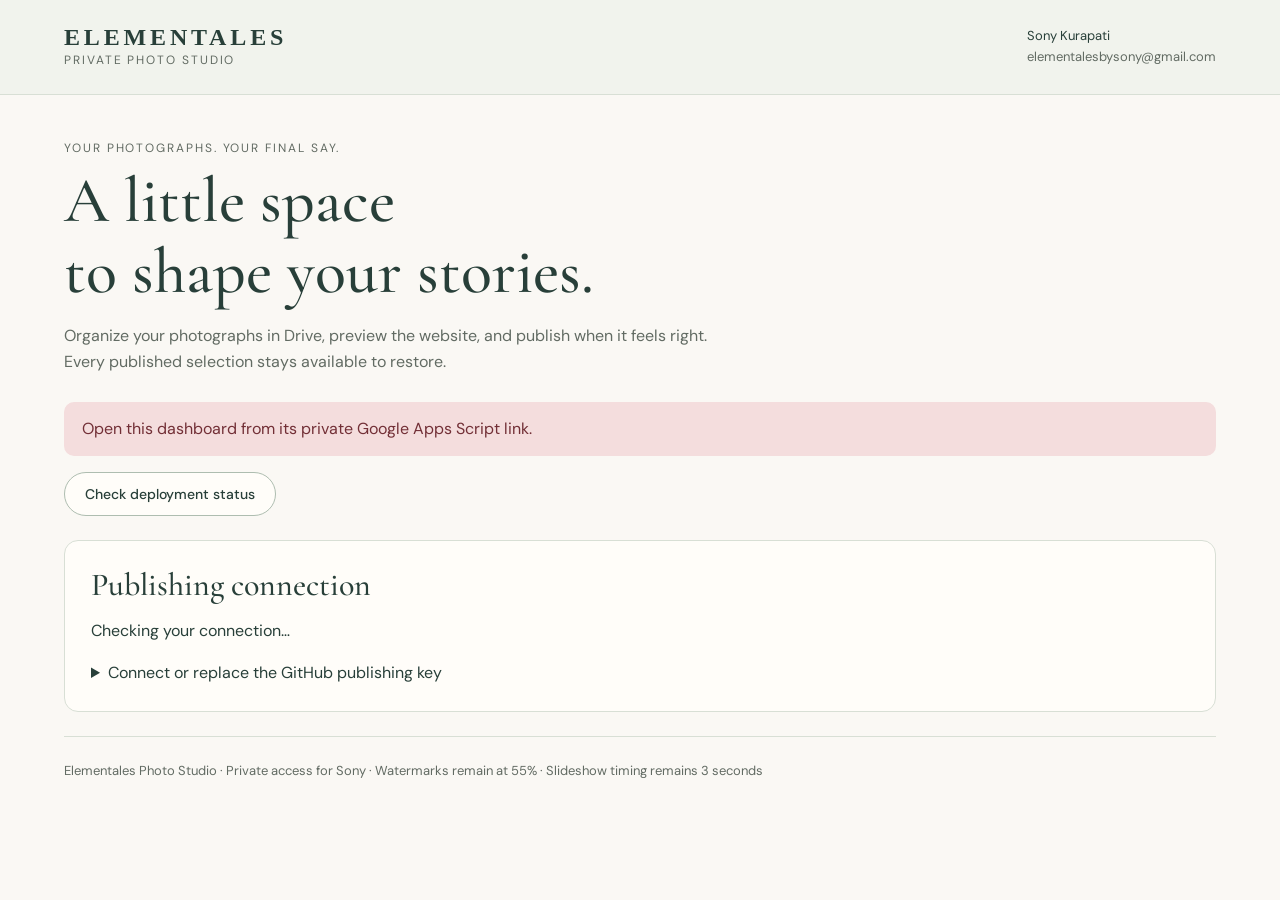
<file: integrations/photo-admin/Admin.html>
<!doctype html>
<html lang="en">
<head>
<meta charset="utf-8"><meta name="viewport" content="width=device-width,initial-scale=1">
<title>Elementales — Photo Studio</title>
<link rel="preconnect" href="https://fonts.googleapis.com">
<link href="https://fonts.googleapis.com/css2?family=Cormorant+Garamond:wght@400;500;600&family=DM+Sans:wght@400;500;600&display=swap" rel="stylesheet">
<style>
:root{color-scheme:light;--ivory:#faf8f4;--ink:#283f39;--sage:#e4ebe1;--blush:#f1e6e4;--line:#d8dfd5;--muted:#626b63}*{box-sizing:border-box}body{margin:0;background:var(--ivory);color:var(--ink);font:16px/1.6 'DM Sans',sans-serif}header{padding:24px max(24px,5vw);border-bottom:1px solid var(--line);display:flex;justify-content:space-between;align-items:center;gap:20px;background:#f1f3ed}h1,h2,h3{font-family:'Cormorant Garamond',Georgia,serif;font-weight:500;line-height:1.1}h1{font-size:clamp(38px,5vw,64px);margin:8px 0 16px}h2{font-size:32px;margin:0 0 16px}h3{font-size:25px;margin:0 0 10px}.wordmark{font:600 24px Georgia,serif;letter-spacing:.16em}.eyebrow{font-size:12px;text-transform:uppercase;letter-spacing:.16em;color:var(--muted)}.account{font-size:13px;overflow-wrap:anywhere}main{max-width:1440px;margin:auto;padding:44px max(24px,5vw) 80px}.lede{max-width:660px;color:var(--muted);margin:0 0 28px}.panel{background:#fffdf9;border:1px solid var(--line);border-radius:14px;padding:26px;margin:24px 0}.toolbar{display:flex;gap:12px;flex-wrap:wrap;align-items:center}.toolbar.spread{justify-content:space-between}button,.button{font:500 14px 'DM Sans',sans-serif;border:1px solid #aebdb0;color:var(--ink);background:#fffdf9;border-radius:40px;padding:12px 20px;text-decoration:none;cursor:pointer;min-height:44px;display:inline-flex;align-items:center;justify-content:center;gap:8px}.primary{background:var(--ink);color:#fff}.soft{background:var(--sage)}button:disabled{opacity:.45;cursor:wait}button:focus-visible,a:focus-visible,input:focus-visible,select:focus-visible,iframe:focus-visible{outline:3px solid #a66d79;outline-offset:3px}a{color:inherit}small,.muted{color:var(--muted);font-size:13px}#status{padding:14px 18px;border-radius:10px;background:var(--sage);white-space:pre-wrap;overflow-wrap:anywhere}#status.error{background:#f4dddd;color:#722f36}#status:empty{display:none}[hidden]{display:none!important}.folder-grid{display:grid;grid-template-columns:repeat(3,minmax(0,1fr));gap:12px;margin-top:20px}.folder-link{display:block;padding:16px;border:1px solid var(--line);border-radius:10px;text-decoration:none}.folder-link:hover{background:var(--sage)}.folder-link span{display:block;font-size:12px;color:var(--muted)}.setup-columns{display:grid;grid-template-columns:1fr 1fr;gap:24px}.setup-columns>div{background:var(--sage);padding:22px;border-radius:12px}.summary{display:grid;grid-template-columns:repeat(3,minmax(0,1fr));gap:12px}.summary div{padding:16px;background:var(--sage);border-radius:10px}.summary strong{display:block;font-size:15px}.summary span{font-size:13px;color:var(--muted)}label{display:block;font-size:13px;font-weight:500}input,select{font:inherit;color:var(--ink);background:#fffdf9;border:1px solid #b6c3b7;padding:10px;border-radius:7px;max-width:100%}input[type=text],input[type=password]{width:100%}input[type=checkbox]{width:18px;height:18px;accent-color:var(--ink)}input[type=range]{padding:0;width:100%}.field{margin:14px 0}.field small{display:block;margin-top:5px}.cards{display:grid;grid-template-columns:repeat(3,minmax(0,1fr));gap:18px;margin:24px 0}.photo-card{border:1px solid var(--line);border-radius:12px;overflow:hidden;background:#fffdf9;min-width:0}.photo-card img{width:100%;height:210px;object-fit:contain;background:var(--sage);display:block}.photo-card .body{padding:16px}.filename{font-size:12px;color:var(--muted);overflow-wrap:anywhere;margin:0 0 12px}.ordering{display:flex;gap:8px;justify-content:space-between;margin-top:12px}.ordering button{padding:8px 12px}.preview-shell{background:var(--sage);padding:20px;border-radius:12px;margin-top:18px;overflow:auto}.preview-shell iframe{display:block;width:100%;height:760px;margin:auto;background:white;border:1px solid var(--line);border-radius:8px}.preview-shell.mobile iframe{width:390px;max-width:100%}.checkline{display:flex;gap:12px;align-items:flex-start;font-size:14px;margin:18px 0}.history-row{display:flex;justify-content:space-between;gap:16px;align-items:center;padding:18px 0;border-bottom:1px solid var(--line)}.history-row:last-child{border-bottom:0}.history-row strong{display:block;font-size:15px}.history-row small{display:block}.details{margin-top:18px}.details summary{cursor:pointer}.settings-description{max-width:750px}.publish-note{border-left:3px solid #b7c4b2;padding-left:16px}.busy-indicator{display:inline-block;width:9px;height:9px;background:#849d85;border-radius:50%;margin-right:6px}footer{font-size:13px;color:var(--muted);padding-top:24px;border-top:1px solid var(--line)}@media(max-width:900px){.folder-grid,.summary{grid-template-columns:repeat(2,minmax(0,1fr))}.cards{grid-template-columns:repeat(2,minmax(0,1fr))}.setup-columns{grid-template-columns:1fr}}@media(max-width:560px){header{align-items:flex-start;flex-direction:column;padding:20px}main{padding:28px 18px}.panel{padding:18px}.cards,.folder-grid,.summary{grid-template-columns:1fr}.toolbar>*{flex-grow:1}.history-row{align-items:flex-start;flex-direction:column}.preview-shell{padding:8px}}
</style>
</head>
<body>
<header><div><div class="wordmark">ELEMENTALES</div><div class="eyebrow">Private photo studio</div></div><div class="account">Sony Kurapati<br><span class="muted">elementalesbysony@gmail.com</span></div></header>
<main>
<div class="eyebrow">Your photographs. Your final say.</div>
<h1>A little space<br>to shape your stories.</h1>
<p class="lede">Organize your photographs in Drive, preview the website, and publish when it feels right. Every published selection stays available to restore.</p>
<p id="status" role="status" aria-live="polite"></p>
<section class="panel" id="setup" hidden aria-labelledby="setup-title"><h2 id="setup-title">Set up your photo folders</h2><p>Start with a copy of the current website selection. Your original Drive photos and live galleries stay as they are.</p><div class="setup-columns"><div><h3>1. Create your workspace</h3><p>Six category folders, plus a private system folder for saved previews and versions.</p><button class="primary" id="initialize">Create photo folders</button></div><div><h3>2. Copy the current selection</h3><p id="seed-count">Copies are numbered to preserve the current order.</p><button id="seed" disabled>Copy current photos</button></div></div></section>
<section class="panel" id="workspace" hidden aria-labelledby="workspace-title"><div class="toolbar spread"><div><h2 id="workspace-title">Your Drive folders</h2><small>Add, remove, or move photos here, then sync. JPG, PNG, and WebP · up to 25 MB each.</small></div><button class="primary" id="sync">Sync &amp; Preview</button></div><div class="folder-grid" id="folders"></div><details class="details"><summary>Photo order and folder guidelines</summary><p>Number filenames such as <strong>001, 002, 003</strong> to set their order, or use the ordering buttons in the preview. Keep exactly <strong>five</strong> photos in Homepage Slideshow and <strong>one</strong> portrait in About. Category folders need at least one photo. Subfolders are not scanned.</p><p>Drive edits never publish automatically. Leave the system folder intact: it stores private drafts and version records.</p></details></section>
<section class="panel" id="draft" hidden aria-labelledby="draft-title"><div class="toolbar spread"><h2 id="draft-title">Review your selection</h2><small id="draft-kind">Private draft · live website unchanged</small></div><div id="changes" class="summary"></div><div class="toolbar" style="margin-top:24px"><label>Photo category <select id="category"></select></label><button id="save-edits">Save order &amp; framing</button></div><p class="muted">Descriptions are for accessibility and are not displayed below photos. Framing controls apply to the slideshow, category header, and portrait; gallery photos retain their natural proportions.</p><div class="cards" id="photos"></div>
<div class="toolbar"><label>Website page <select id="page"><option value="index.html">Home</option><option value="weddings.html">Weddings</option><option value="maternity.html">Maternity</option><option value="family.html">Family</option><option value="dreamy-projects.html">Dreamy Projects</option><option value="about.html">About</option></select></label><button class="soft" id="preview">Open website preview</button><button id="device" aria-pressed="false">Mobile view</button></div><div class="preview-shell" id="preview-shell" hidden><iframe id="website-preview" title="Private website photo preview" sandbox="allow-scripts"></iframe></div>
<div class="publish-note"><label class="checkline"><input type="checkbox" id="confirm"><span>I have checked this photo selection and its website preview. Publish these photos to elementales.biz.</span></label><button id="publish" class="primary" disabled>Publish selection</button><p class="muted">Publishing may take a few minutes. Saved photos stay available for rollback. This does not change your Drive folders.</p></div></section>
<section class="panel" id="publication" hidden><h2>Publishing your selection</h2><p id="publication-status">Preparing your photos…</p><div class="toolbar"><button id="resume-publication" class="primary">Resume publication</button><button id="cancel-publication">Cancel unfinished publication</button></div></section>
<section class="panel" id="history" hidden aria-labelledby="history-title"><h2 id="history-title">Version history</h2><p class="muted">Restore opens a private preview of that selection. You can review it before publishing. Source photos can be missing from Drive; published image copies are retained.</p><div id="versions"></div></section>
<section class="panel" aria-labelledby="settings-title"><h2 id="settings-title">Publishing connection</h2><p class="settings-description" id="connection-state">Checking your connection…</p><details id="connection-details"><summary>Connect or replace the GitHub publishing key</summary><p class="muted">Use a fine-grained token from the repository owner, restricted to <strong>shwetamahendrakar25/elementales</strong>, with <strong>Contents: read and write</strong> and <strong>Actions: read</strong>. No account-wide or workflow editing permission is needed. Set an expiry and replace it here before it expires.</p><form id="token-form"><div class="field"><label for="token">GitHub publishing token</label><input id="token" type="password" autocomplete="off" required placeholder="github_pat_…"><small>Stored in this private script’s server settings. Never added to the website or returned to this browser.</small></div><button type="submit">Save publishing connection</button></form></details></section>
<footer>Elementales Photo Studio · Private access for Sony · Watermarks remain at 55% · Slideshow timing remains 3 seconds</footer>
</main>
<script>
'use strict';
let state=null,draft=null,busy=false,previewRevision=null;
const thumbnails=new Map();
const $=id=>document.getElementById(id);
const categories=['weddings','maternity','family','dreamy-projects','slideshow','about'];
const labels={weddings:'Weddings',maternity:'Maternity',family:'Family','dreamy-projects':'Dreamy Projects',slideshow:'Homepage Slideshow',about:'About'};
function call(name,...args){return new Promise((resolve,reject)=>{
  if(!window.google?.script?.run){reject(new Error('Open this dashboard from its private Google Apps Script link.'));return;}
  google.script.run.withSuccessHandler(resolve).withFailureHandler(e=>reject(new Error(e.message||'Could not complete this operation.')))[name](...args);
});}
function message(text,error=false){$('status').textContent=text;$('status').classList.toggle('error',error);}
function setBusy(value){busy=value;document.querySelectorAll('button').forEach(b=>{if(value){b.dataset.wasDisabled=String(b.disabled);b.disabled=true;}else{b.disabled=b.dataset.wasDisabled==='true';delete b.dataset.wasDisabled;}});if(!value){$('initialize').disabled=!!state?.initialized;$('seed').disabled=!state?.initialized||state.seedDone;document.querySelectorAll('[data-move-boundary]').forEach(b=>b.disabled=b.dataset.moveBoundary==='true');updatePublish();}}
async function action(fn){if(busy)return;setBusy(true);try{await fn();}catch(e){message(e.message,true);}finally{setBusy(false);}}
function updatePublish(){$('publish').disabled=busy||!state?.connected||!draft?.ready||previewRevision!==draft?.revision||!$('confirm').checked;}
function invalidatePreview(){previewRevision=null;$('confirm').checked=false;updatePublish();}
function collectEdits(){if(!draft)return;const category=$('photos').dataset.category||$('category').value;document.querySelectorAll('[data-photo-key]').forEach(card=>{const photo=draft.manifest.categories[category].find(p=>p.key===card.dataset.photoKey);photo.alt=card.querySelector('[data-alt]').value;photo.focalX=Number(card.querySelector('[data-x]').value);photo.focalY=Number(card.querySelector('[data-y]').value);});}
async function loadState(){state=await call('getPhotoAdminState');renderState();}
function renderState(){
 $('setup').hidden=!!state?.seedDone;$('workspace').hidden=!state?.seedDone;$('history').hidden=!state?.initialized;
 $('initialize').textContent=state?.initialized?'Folders created':'Create photo folders';$('initialize').disabled=busy||state?.initialized;
 $('seed-count').textContent=state?.initialized?`${state.seedCompleted} of ${state.seedTotal} photos copied. You can resume if interrupted.`:'Copies are numbered to preserve the current order.';
 $('seed').disabled=busy||!state?.initialized||state?.seedDone;
 $('connection-state').textContent=state?.connected?'GitHub publishing is connected. Preview changes before sending them to the website.':'Preview is available after folder setup. Connect GitHub below to enable publishing.';
 $('connection-details').open=!state?.connected;
 $('publication').hidden=!state?.publication;
 $('folders').replaceChildren();(state?.folders||[]).forEach(folder=>{const a=document.createElement('a');a.className='folder-link';a.href=folder.url;a.target='_blank';a.rel='noopener';a.textContent=folder.name;const span=document.createElement('span');span.textContent='Open folder ↗';a.append(span);$('folders').append(a);});
 $('versions').replaceChildren();(state?.history||[]).forEach(version=>{const row=document.createElement('div');row.className='history-row';const text=document.createElement('div');const title=document.createElement('strong');title.textContent=version.label+(version.id===state.liveVersion?' · Latest submitted selection':'');const meta=document.createElement('small');meta.textContent=new Date(version.created).toLocaleString(undefined,{timeZone:'America/Los_Angeles',timeZoneName:'short'})+' · '+version.commit.slice(0,7);text.append(title,meta);const button=document.createElement('button');button.textContent='Preview restore';button.disabled=busy;button.onclick=()=>action(async()=>{draft=await call('preparePhotoRestore',version.id);invalidatePreview();await showDraft();message('Saved selection restored into a private preview. Drive folders and the live site are unchanged.');});row.append(text,button);$('versions').append(row);});
 updatePublish();
}
function makeField(labelText,input){const label=document.createElement('label');label.className='field';label.textContent=labelText;label.append(input);return label;}
async function showDraft(){
 $('draft').hidden=!draft;if(!draft)return;
 $('draft-kind').textContent='Private draft · live website unchanged';$('changes').replaceChildren();
 draft.changes.forEach(change=>{const card=document.createElement('div');const title=document.createElement('strong');title.textContent=labels[change.category];const detail=document.createElement('span');detail.textContent=`${change.total} photos · ${change.added} added · ${change.removed} removed${change.reordered?' · reordered':''}`;card.append(title,detail);$('changes').append(card);});
 if(!$('category').options.length)categories.forEach(category=>{const o=document.createElement('option');o.value=category;o.textContent=labels[category];$('category').append(o);});
 await showPhotos();updatePublish();
}
async function showPhotos(){
 const category=$('category').value;$('photos').replaceChildren();$('photos').dataset.category=category;if(!draft)return;
 const photos=draft.manifest.categories[category];
 for(let index=0;index<photos.length;index++){
  const photo=photos[index],item=draft.items.find(i=>i.key===photo.key);
  const card=document.createElement('article');card.className='photo-card';card.dataset.photoKey=photo.key;
  const image=document.createElement('img');image.alt=photo.alt;image.loading='lazy';
  const body=document.createElement('div');body.className='body';const filename=document.createElement('p');filename.className='filename';filename.textContent=`${String(index+1).padStart(2,'0')} · ${item.name}`;
  const alt=document.createElement('input');alt.type='text';alt.maxLength=500;alt.value=photo.alt;alt.dataset.alt='';
  const x=document.createElement('input');x.type='range';x.min=0;x.max=100;x.value=photo.focalX;x.dataset.x='';
  const y=document.createElement('input');y.type='range';y.min=0;y.max=100;y.value=photo.focalY;y.dataset.y='';
  const ordering=document.createElement('div');ordering.className='ordering';
  for(const [delta,label] of [[-1,'↑ Earlier'],[1,'↓ Later']]){const move=document.createElement('button');move.type='button';move.textContent=label;move.dataset.moveBoundary=String(index+delta<0||index+delta>=photos.length);move.disabled=busy||move.dataset.moveBoundary==='true';move.onclick=()=>action(async()=>{collectEdits();[photos[index],photos[index+delta]]=[photos[index+delta],photos[index]];invalidatePreview();await showPhotos();message('Order changed in this draft. Save order & framing before opening the website preview.');});ordering.append(move);}
  body.append(filename,makeField('Accessibility description',alt),makeField('Horizontal framing',x),makeField('Vertical framing (top → bottom)',y),ordering);card.append(image,body);$('photos').append(card);
  [alt,x,y].forEach(input=>input.addEventListener('input',()=>{collectEdits();invalidatePreview();}));
  if(item.prepared){if(!thumbnails.has(photo.key))thumbnails.set(photo.key,item.thumbnail||await call('getPhotoThumbnail',draft.id,photo.key));image.src=thumbnails.get(photo.key);}
 }
}
async function prepareDraft(){
 for(const [index,item] of draft.items.entries()){
  if(item.prepared)continue;
  message(`Preparing ${index+1} of ${draft.items.length}: ${item.name}. Keep this page open.`);
  const source=await call('getPhotoSource',draft.id,item.key),image=new Image();
  image.src=`data:${source.mime};base64,${source.data}`;await image.decode();
  const dimensions={width:image.naturalWidth,height:image.naturalHeight};
  if(!dimensions.width||!dimensions.height||dimensions.width>40000||dimensions.height>40000)throw new Error('This photo cannot be prepared. Resize it in Drive and sync again.');
  const widths=[480,960,1600,2048].filter(w=>w<dimensions.width);widths.push(Math.min(2048,dimensions.width));
  const variants=widths.map(width=>{const canvas=document.createElement('canvas');canvas.width=width;canvas.height=Math.round(width*dimensions.height/dimensions.width);canvas.getContext('2d').drawImage(image,0,0,canvas.width,canvas.height);const encoded=canvas.toDataURL('image/webp',0.88);if(!encoded.startsWith('data:image/webp;base64,'))throw new Error('This browser cannot prepare WebP photos. Use a current Chrome, Edge, Safari, or Firefox.');return{width,data:encoded.split(',')[1]};});
  await call('savePreparedPhoto',draft.id,item.key,variants,dimensions);
 }
 draft=await call('getPhotoDraft');
}
async function saveEdits(){collectEdits();const edits={categories:{}};categories.forEach(category=>edits.categories[category]=draft.manifest.categories[category].map(({key,alt,focalX,focalY})=>({key,alt,focalX,focalY})));draft=await call('savePhotoEdits',draft.id,draft.revision,edits);invalidatePreview();}
async function runPublication(){
 $('publication').hidden=false;let progress;
 if(state.publication){progress={id:state.publication.id,ready:false};}
 else{progress=await call('beginPhotoPublication',draft.id,draft.revision,'PUBLISH');await loadState();}
 while(!progress.ready&&!progress.commit){$('publication-status').textContent=`Uploading prepared photos${progress.pending!==undefined?` · ${progress.pending} image sizes remaining`:''}…`;progress=await call('uploadPhotoPublication',progress.id);}
 $('publication-status').textContent='Submitting the reviewed website version…';
 const result=await call('finalizePhotoPublication',progress.id);draft=null;$('draft').hidden=true;invalidatePreview();await loadState();
 message('Photo selection submitted. GitHub Pages is deploying it; checking the result…');
 for(let attempt=0;attempt<18;attempt++){
  await new Promise(resolve=>setTimeout(resolve,10000));const deployment=await call('getPhotoDeployment');
  if(deployment?.status==='completed'){if(deployment.conclusion==='success'){message('Published successfully. Your updated photos are live at elementales.biz.');return;}throw new Error('GitHub Pages did not finish successfully. The selection is saved in version history; retry deployment or restore the previous selection.');}
 }
 message('The photo selection is saved and deployment is still pending. Use Check deployment status below.');
}
$('initialize').onclick=()=>action(async()=>{state=await call('initializePhotoAdmin');renderState();message('Your private photo folders are ready. Copy the current selection next.');});
$('seed').onclick=()=>action(async()=>{do{state=await call('seedPhotoFolders');renderState();message(`Copying the current website selection: ${state.seedCompleted} of ${state.seedTotal}.`);}while(!state.seedDone);message('All current website photos are copied into your category folders. Sync & Preview is ready.');});
$('sync').onclick=()=>action(async()=>{draft=await call('syncPhotoDraft');invalidatePreview();await prepareDraft();await showDraft();message('Your private draft is ready. Check the changes, then open the website preview.');});
$('category').onchange=()=>action(async()=>{collectEdits();await showPhotos();});
$('save-edits').onclick=()=>action(async()=>{await saveEdits();await showDraft();message('Order and framing saved. Open the latest website preview before publishing.');});
$('preview').onclick=()=>action(async()=>{await saveEdits();const preview=await call('getPhotoPreview',draft.id,$('page').value);$('website-preview').srcdoc=preview.html;$('preview-shell').hidden=false;previewRevision=preview.revision;message('Private website preview loaded. Use Mobile view to check the smaller layout.');});
$('device').onclick=()=>{const mobile=$('preview-shell').classList.toggle('mobile');$('device').textContent=mobile?'Desktop view':'Mobile view';$('device').setAttribute('aria-pressed',String(mobile));};
$('confirm').onchange=updatePublish;
$('publish').onclick=()=>action(runPublication);
$('resume-publication').onclick=()=>action(runPublication);
$('cancel-publication').onclick=()=>action(async()=>{state=await call('cancelPhotoPublication');renderState();message('Unfinished publication cancelled. Uploaded image copies remain available; live photos were not changed.');});
$('token-form').onsubmit=event=>{event.preventDefault();action(async()=>{const field=$('token');try{await call('connectPhotoPublishing',field.value.trim());}finally{field.value='';}await loadState();message('Publishing connection saved privately.');});};
const deploymentButton=document.createElement('button');deploymentButton.textContent='Check deployment status';deploymentButton.onclick=()=>action(async()=>{const result=await call('getPhotoDeployment');message(!result?'No photo publication has been submitted yet.':result.status==='completed'?`Deployment ${result.conclusion}.`:`Deployment ${result.status}.`);});$('publication').after(deploymentButton);
action(async()=>{await loadState();if(state.draft){draft=await call('getPhotoDraft');if(!draft.ready)await prepareDraft();await showDraft();}message(state.initialized?'Welcome back, Sony. Your live website changes only when you publish.':'Welcome, Sony. Create the private folders to begin.');});
</script>
</body>
</html>
</file>
<file: styles.css>
@import url('https://fonts.googleapis.com/css2?family=Cinzel:wght@500;600&family=DM+Sans:wght@300;400;500&family=Italiana&display=swap');

:root{--ink:#2b2926;--cream:#f6f3ed;--paper:#faf8f4;--sage:#eff2ec;--blush:#f5efec;--taupe:#aaa08e;--gold:#6a624a;--line:rgba(43,41,38,.18);--serif:"Italiana",Georgia,serif;--sans:"DM Sans",Arial,sans-serif;--pad:clamp(1.4rem,5vw,5.5rem);--ease:cubic-bezier(.22,1,.36,1)}
*{box-sizing:border-box}html{scroll-behavior:smooth;scroll-padding-top:5rem}body{margin:0;background:var(--paper);color:var(--ink);font-family:var(--sans);font-weight:400;line-height:1.65;overflow-x:hidden}body.nav-open{overflow:hidden}img,video{display:block;width:100%}a{color:inherit;text-decoration:none}button{color:inherit;font:inherit}.sr-only{position:absolute;width:1px;height:1px;padding:0;margin:-1px;overflow:hidden;clip:rect(0,0,0,0);white-space:nowrap;border:0}.skip-link{position:fixed;z-index:200;top:.5rem;left:.5rem;padding:.65rem 1rem;background:var(--cream);transform:translateY(-150%)}.skip-link:focus{transform:none}:focus-visible{outline:2px solid var(--gold);outline-offset:4px}.section-pad{padding-left:var(--pad);padding-right:var(--pad)}
.site-header{position:fixed;z-index:100;inset:0 0 auto;display:flex;align-items:center;justify-content:space-between;padding:1.5rem var(--pad);color:#fff;transition:background .5s,color .5s,padding .5s}.site-header.scrolled,.site-header.menu-active{padding-top:1rem;padding-bottom:1rem;background:rgba(248,245,238,.96);color:var(--ink);box-shadow:0 1px 0 var(--line);backdrop-filter:blur(14px)}.brand{display:flex;flex-direction:column;line-height:1;letter-spacing:.18em}.brand span{font-size:.95rem}.brand small{font-size:.625rem;letter-spacing:.25em;margin-top:.45rem}.site-nav{display:flex;align-items:center;gap:clamp(1rem,2vw,2rem);font-size:.875rem;font-weight:400;text-transform:uppercase;letter-spacing:.09em}.site-nav a{position:relative}.site-nav a:not(.nav-enquire)::after{content:"";position:absolute;left:0;right:100%;bottom:-.35rem;border-bottom:1px solid;transition:right .35s}.site-nav a:hover::after{right:0}.nav-enquire{border:1px solid currentColor;padding:.75rem 1.2rem}.menu-toggle{display:none;background:none;border:0;width:2.8rem;height:2.8rem}.menu-toggle i{display:block;border-top:1px solid;width:1.7rem;margin:.45rem auto;transition:.3s}
.hero{position:relative;height:min(48rem,82svh);min-height:36rem;color:#fff;display:flex;align-items:center;justify-content:center;overflow:hidden;background:#171612}.hero-video,.hero-scrim{position:absolute;inset:0;height:100%;object-fit:cover}.hero-scrim{background:linear-gradient(180deg,rgba(0,0,0,.50),rgba(0,0,0,.56) 48%,rgba(0,0,0,.65));}.hero-copy{position:relative;text-align:center;z-index:1;max-width:58rem;padding:4rem 1.35rem 6rem}.eyebrow,.kicker,.section-number{text-transform:uppercase;letter-spacing:.12em;font-size:.8125rem;font-weight:400}.hero h1{font:400 clamp(3.5rem,8vw,7rem)/1.05 var(--serif);letter-spacing:-.025em;margin:1.4rem 0}.hero h1 em,.manifesto h2 em,.section-heading h2 em,.film-heading h2 em,.about h2 em,.faq h2 em,.footer-cta h2 em{font-weight:400;color:inherit}.hero-note{font-family:var(--sans);font-size:1.125rem;line-height:1.65;letter-spacing:0;max-width:38rem;margin:0 auto;text-wrap:pretty}.scroll-cue{position:absolute;z-index:2;bottom:2rem;left:var(--pad);display:flex;align-items:center;gap:1rem;text-transform:uppercase;letter-spacing:.1em;font-size:.875rem}.scroll-cue i{display:block;width:4rem;border-top:1px solid}
.manifesto{display:grid;grid-template-columns:1fr 3fr;gap:3rem;padding-top:clamp(3.5rem,7vw,6rem);padding-bottom:clamp(3.5rem,7vw,6rem)}.section-number{color:var(--gold);margin:0}.manifesto>div{max-width:1000px}.kicker{color:var(--gold);margin:0 0 1.5rem}.manifesto h2,.film-heading h2,.about h2,.faq h2{font:400 clamp(2.5rem,4.5vw,4.75rem)/1.12 var(--serif);letter-spacing:-.035em;margin:.3rem 0 2rem}.body-copy,.about-copy>p,.faq-intro>p{max-width:42rem;font-size:clamp(1rem,1.3vw,1.125rem);color:#5a554c}
.portfolio{background:var(--cream);padding-top:7rem;padding-bottom:9rem}.section-heading{display:flex;align-items:end;justify-content:space-between}.section-heading h2{font:400 clamp(3rem,6vw,6rem)/1.08 var(--serif);margin:0}.portfolio-tabs{display:flex;gap:2rem;margin:4rem 0 3rem;border-bottom:1px solid var(--line)}.portfolio-tabs button{background:none;border:0;min-height:44px;padding:.6rem .25rem 1rem;text-transform:uppercase;letter-spacing:.08em;font-size:.875rem;cursor:pointer;position:relative}.portfolio-tabs button::after{content:"";position:absolute;bottom:-1px;left:0;right:100%;border-bottom:2px solid;transition:right .35s}.portfolio-tabs button[aria-pressed=true]::after{right:0}.masonry{columns:3;column-gap:clamp(1rem,2.1vw,2rem)}.work-card{break-inside:avoid;margin:0 0 clamp(2.4rem,4vw,4rem);transition:opacity .35s var(--ease),transform .5s var(--ease)}.work-card.is-hidden{display:none}.work-card.is-leaving{opacity:0;transform:translateY(18px)}.work-card figure{position:relative;margin:0;overflow:hidden;background:#ddd5c7}.ratio-portrait{aspect-ratio:3/4}.ratio-landscape{aspect-ratio:3/2}.ratio-tall{aspect-ratio:2/3}.ratio-square{aspect-ratio:1}.work-card img{height:100%;object-fit:cover;transition:transform 1s var(--ease),filter .5s}.work-card:hover img{transform:scale(1.035);filter:saturate(.82)}.work-card>div{padding-top:1rem}.work-card span,.film-index{font-size:.8125rem;text-transform:uppercase;letter-spacing:.08em;color:#655e51}.work-card h3,.film-card h3{font:400 1.45rem var(--serif);margin:.35rem 0}.play-mark{position:absolute;display:grid;place-items:center;inset:50% auto auto 50%;transform:translate(-50%,-50%);width:5rem;height:5rem;border-radius:50%;background:rgba(248,245,238,.88);color:var(--ink)!important}
.film-strip{padding:8rem 0;background:var(--ink);color:var(--cream);overflow:hidden}.film-heading{display:grid;grid-template-columns:1fr 3fr;margin-bottom:4rem}.film-heading h2{max-width:900px}.carousel{position:relative}.carousel-viewport{overflow:hidden}.carousel-track{display:flex;transition:transform .8s var(--ease);touch-action:pan-y}.film-strip .carousel{padding-left:var(--pad)}.film-card{min-width:min(72vw,980px);margin-right:clamp(1rem,3vw,3rem)}.film-card img{aspect-ratio:16/9;object-fit:cover;filter:saturate(.75)}.film-card .film-index{display:block;color:var(--taupe);margin-top:1.3rem}.carousel-controls{display:flex;align-items:center;justify-content:flex-end;gap:1.2rem;margin:2rem var(--pad) 0}.carousel-controls button{display:grid;place-items:center;width:3rem;height:3rem;border:1px solid currentColor;border-radius:50%;background:transparent;cursor:pointer}.carousel-dots{display:flex;gap:.55rem}.carousel-dots button{width:.35rem;height:.35rem;min-width:0;padding:0;border:0;background:currentColor;opacity:.35}.carousel-dots button.active{opacity:1;transform:scale(1.5)}
.about{display:grid;grid-template-columns:minmax(0,1.05fr) minmax(0,1fr);gap:clamp(3rem,8vw,9rem);padding-top:10rem;padding-bottom:10rem}.about-image{position:relative}.about-image img{aspect-ratio:4/5;object-fit:cover;filter:saturate(.7)}.about-image>span{display:block;margin-top:.8rem;font-size:.62rem;text-transform:uppercase;letter-spacing:.16em}.about-copy{align-self:center}.about-copy .section-number{margin-bottom:4rem}.about-copy>p{margin:0 0 1.3rem}.text-link{display:inline-flex;gap:2rem;border-bottom:1px solid;padding:.6rem 0;margin-top:1rem;font-family:var(--serif);font-size:1.2rem}.awards{display:grid;grid-template-columns:repeat(3,1fr);gap:1rem;border-top:1px solid var(--line);margin-top:4rem;padding-top:2rem}.awards strong,.awards span{display:block}.awards strong{font:400 1.45rem var(--serif)}.awards span{font-size:.58rem;line-height:1.4;text-transform:uppercase;letter-spacing:.12em;color:#70695d;margin-top:.5rem}
.testimonials{background:#d9d1c2}.testimonials>.section-pad{padding-top:8rem;padding-bottom:8rem}.quote-mark{font:400 8rem/1 var(--serif);color:var(--gold);height:6rem}.quote-carousel figure{min-width:100%;margin:0;text-align:center;padding:0 clamp(0rem,9vw,10rem)}.quote-carousel blockquote{font:400 clamp(2.1rem,4.5vw,5rem)/1.12 var(--serif);letter-spacing:-.025em;margin:1rem auto 2.5rem;max-width:1200px}.quote-carousel figcaption span,.quote-carousel figcaption strong{display:block}.quote-carousel figcaption strong{font:400 1rem var(--serif)}.quote-carousel figcaption span{font-size:.58rem;text-transform:uppercase;letter-spacing:.16em;margin-top:.5rem}.quote-carousel .carousel-controls{justify-content:center}
.faq{display:grid;grid-template-columns:1fr 1.5fr;gap:clamp(3rem,8vw,10rem);padding-top:10rem;padding-bottom:10rem}.faq-intro h2{margin-top:4rem}.faq-item{border-top:1px solid var(--line)}.faq-item:last-child{border-bottom:1px solid var(--line)}.faq-item h3{margin:0}.faq-item button{width:100%;display:flex;justify-content:space-between;align-items:center;text-align:left;border:0;background:none;padding:1.8rem 0;font:400 clamp(1.15rem,1.7vw,1.5rem) var(--serif);cursor:pointer}.faq-item button span{font:300 1.5rem var(--sans);transition:transform .35s}.faq-item button[aria-expanded=true] span{transform:rotate(45deg)}.faq-answer{overflow:hidden}.faq-answer p{max-width:42rem;margin:0;padding:0 3rem 1.8rem 0;color:#5b554b}.faq-answer.opening{animation:faqIn .4s var(--ease)}@keyframes faqIn{from{opacity:0;transform:translateY(-8px)}to{opacity:1;transform:none}}
.site-footer{background:var(--ink);color:var(--cream)}.footer-cta{padding-top:5rem;padding-bottom:5rem;text-align:center;border-bottom:1px solid rgba(255,255,255,.15)}.footer-cta h2{font:400 clamp(3rem,6vw,6rem)/1.1 var(--serif);margin:2rem 0 3rem}.footer-cta>a{display:inline-flex;gap:3rem;border-bottom:1px solid;padding:.8rem 0;text-transform:uppercase;letter-spacing:.1em;font-size:.9375rem}.footer-grid{display:grid;grid-template-columns:2fr repeat(3,1fr);gap:3rem;padding-top:5rem;padding-bottom:5rem}.footer-grid>div{display:flex;flex-direction:column;align-items:flex-start;gap:.75rem}.footer-grid h3{font-size:.875rem;text-transform:uppercase;letter-spacing:.1em;color:#cdb485;margin:0 0 1rem}.footer-grid a,.footer-grid p{font-size:.9375rem;margin:0;color:#ddd6ca}.footer-brand{color:var(--cream)!important;margin-bottom:1rem}.footer-bottom{border-top:1px solid rgba(255,255,255,.15);padding:1.5rem var(--pad);display:flex;justify-content:space-between;font-size:.875rem;text-transform:none;letter-spacing:.02em;color:#bdb5a7}
.reveal{opacity:1;transform:none;transition:opacity .9s var(--ease),transform .9s var(--ease)}.reveal.visible{opacity:1;transform:none}
@media(max-width:1100px){.masonry{columns:2}.manifesto{grid-template-columns:1fr 4fr}.about{gap:4rem}.awards{grid-template-columns:1fr}.film-heading{grid-template-columns:1fr 4fr}}
@media(max-width:1180px){:root{--pad:1.35rem}.site-header{padding-top:1.2rem;padding-bottom:1.2rem}.menu-toggle{display:block;position:relative;z-index:2}.menu-toggle[aria-expanded=true] i:first-of-type{transform:translateY(4px) rotate(45deg)}.menu-toggle[aria-expanded=true] i:last-of-type{transform:translateY(-4px) rotate(-45deg)}.site-nav{position:fixed;inset:0;background:var(--paper);color:var(--ink);display:flex;flex-direction:column;justify-content:center;gap:2rem;font:400 1.8rem var(--serif);text-transform:none;letter-spacing:0;transform:translateY(-100%);opacity:0;visibility:hidden;transition:.55s var(--ease)}.site-nav.open{transform:none;opacity:1;visibility:visible}.nav-enquire{font:400 .9375rem var(--sans);text-transform:uppercase;letter-spacing:.15em}.hero{height:auto;min-height:34rem}.hero h1{font-size:clamp(3.25rem,10vw,6rem)}.manifesto,.film-heading,.faq{grid-template-columns:1fr}.manifesto{gap:3rem}.portfolio{padding-top:5rem;padding-bottom:6rem}.portfolio-tabs{gap:1.2rem;overflow-x:auto}.portfolio-tabs button{white-space:nowrap}.film-heading{gap:3rem}.film-card{min-width:86vw}.about{grid-template-columns:1fr;padding-top:6rem;padding-bottom:6rem}.about-image{max-width:82vw}.about-copy .section-number{margin-bottom:3rem}.faq{padding-top:7rem;padding-bottom:7rem}.faq-intro h2{margin-top:3rem}.footer-grid{grid-template-columns:1.5fr 1fr}.footer-grid>div:first-child{grid-column:1/-1}.footer-bottom{gap:1rem;flex-wrap:wrap}.footer-bottom span:nth-child(2){display:none}}
@media(max-width:520px){.masonry{columns:1}.section-heading{display:block}.section-heading h2{margin-top:3rem}.portfolio-tabs{margin-top:3rem}.manifesto h2,.film-heading h2,.about h2,.faq h2{font-size:2.75rem}.hero-copy{padding:3rem 1.25rem 7rem}.eyebrow{font-size:.8125rem}.scroll-cue{left:50%;transform:translateX(-50%)}.about-image{max-width:none}.testimonials>.section-pad{padding-top:6rem;padding-bottom:6rem}.quote-carousel figure{padding:0}.quote-carousel blockquote{font-size:2rem}.awards{grid-template-columns:1fr 1fr}.footer-grid{grid-template-columns:1fr 1fr}.footer-cta{padding-top:7rem;padding-bottom:7rem}}
@media(prefers-reduced-motion:reduce){html{scroll-behavior:auto}*,*::before,*::after{animation-duration:.01ms!important;animation-iteration-count:1!important;transition-duration:.01ms!important}.reveal{opacity:1;transform:none}.hero-video{display:none}}


/* Phase 1: shared page foundation; essential content is visible without JavaScript. */
.preview-notice{margin:0;padding:.8rem var(--pad);background:var(--cream);color:#514b42;font-size:.875rem;text-align:center;position:relative;z-index:3}.site-header{position:absolute}.site-header.scrolled{position:fixed}.hero-fallback{position:absolute;inset:0;height:100%;object-fit:cover}.video-toggle{position:absolute;right:var(--pad);bottom:2rem;z-index:3;background:rgba(23,22,18,.75);border:1px solid #fff;padding:.75rem 1rem;cursor:pointer;font-size:.75rem}.services{padding-top:6rem;padding-bottom:6rem}.services h2,.page-details h2{font:400 clamp(2.3rem,4vw,4.5rem)/1.05 var(--serif)}.service-grid{display:grid;grid-template-columns:repeat(3,1fr);gap:2rem;margin-top:3rem}.service-grid a{border-top:1px solid var(--line);padding:2rem 0}.service-grid span{font-size:.875rem;text-transform:uppercase;letter-spacing:.08em}.service-grid h3{font:400 2rem var(--serif)}.content-note{font-size:.9rem;color:#5a554c}.portrait-placeholder,.asset-placeholder{background:linear-gradient(135deg,#ddd4c4,#ebe4d9);display:flex;flex-direction:column;justify-content:center;align-items:center;gap:1rem;min-height:380px;text-align:center;padding:2rem}.portrait-placeholder span,.asset-placeholder span{font:400 clamp(2rem,5vw,4rem) var(--serif)}.asset-placeholder small,.portrait-placeholder small{font-size:.875rem;letter-spacing:.05em}.inner-page .site-header{position:relative;background:var(--paper);color:var(--ink)}.inner-page .site-header.scrolled{position:relative}.page-intro{padding-top:4rem;padding-bottom:3rem}.page-intro h1{font:400 clamp(3.25rem,6vw,6rem)/1.08 var(--serif);letter-spacing:-.035em;margin:2rem 0}.page-lede{max-width:38rem;color:#5a554c;font-size:1.1rem}.page-details{display:grid;grid-template-columns:1fr 1fr;gap:5rem;align-items:center;padding-bottom:7rem}.page-details p{max-width:38rem}.site-nav [aria-current=page]{border-bottom:1px solid}.carousel-dots button{position:relative;width:2.75rem;height:2.75rem;background:transparent;opacity:1}.carousel-dots button::after{content:"";position:absolute;width:.35rem;height:.35rem;border-radius:50%;background:currentColor;inset:calc(50% - .175rem);opacity:.4}.carousel-dots button.active::after{opacity:1}.carousel-dots button.active{transform:none}
@media(max-width:1180px){.service-grid,.page-details{grid-template-columns:1fr}.page-details{gap:2rem}.page-intro{padding-top:4rem}.site-nav{z-index:1}.brand{position:relative;z-index:2}.inner-page .site-header{z-index:100}.asset-placeholder{min-height:300px}}
@media(prefers-reduced-motion:reduce){.hero-video,.video-toggle{display:none}}
/* Navigation and media remain usable if scripts cannot load. */
.site-header{position:relative;background:var(--paper);color:var(--ink)}
[hidden]{display:none!important}.work-card.is-hidden{display:block}
html:not(.nav-enhanced) .menu-toggle{display:none}
@media(max-width:1180px){html:not(.nav-enhanced) .site-header{display:block}html:not(.nav-enhanced) .site-nav{position:static;transform:none;opacity:1;visibility:visible;flex-direction:row;flex-wrap:wrap;font:400 .85rem var(--sans);gap:1rem;margin-top:1.5rem}html:not(.nav-enhanced) .nav-enquire{padding:.5rem}.nav-enhanced .site-nav.open{height:100dvh}}

.carousel:not(.carousel-enhanced) .carousel-viewport{overflow-x:auto}.carousel:not(.carousel-enhanced) .carousel-controls{display:none}

/* Readability and clear next steps. */
.hero-actions{display:flex;justify-content:center;flex-wrap:wrap;gap:1rem;margin-top:2rem}
.button{display:inline-flex;align-items:center;justify-content:center;min-height:48px;padding:.8rem 1.2rem;border:1px solid currentColor;font:500 .9375rem/1.4 var(--sans);letter-spacing:.01em;text-align:center}
.button-primary{background:var(--paper);border-color:var(--paper);color:var(--ink)}
.button-secondary{color:#fff;background:rgba(23,22,18,.4)}
.button:hover{box-shadow:0 0 0 1px currentColor}
.footer-grid a{min-height:32px;display:inline-flex;align-items:center}.footer-bottom a{min-height:44px;display:inline-flex;align-items:center}
.footer-cta .footer-status{font:400 1rem/1.65 var(--sans);color:#ddd6ca;margin:1rem auto;max-width:38rem}
.site-footer .kicker{color:#cdb485}.site-footer :focus-visible,.hero :focus-visible{outline-color:#fff}
.page-actions{display:flex;flex-wrap:wrap;gap:1rem 2rem}.page-details>div{min-width:0}.hero-copy,.page-intro{overflow-wrap:break-word}
@media(max-width:1180px){.site-nav{font-size:1.75rem;overflow-y:auto;padding:6rem 1.5rem 2rem;gap:1.25rem}.site-nav a{min-height:44px;display:flex;align-items:center}.site-nav .nav-enquire{font-size:1rem}.hero-actions{gap:.75rem}.footer-cta{padding-top:4rem;padding-bottom:4rem}}
@media(max-width:520px){.hero-actions{flex-direction:column;align-items:stretch}.hero-note{font-size:1rem}.hero h1{font-size:clamp(3rem,13vw,4.25rem)}.portfolio-tabs{gap:1rem}.footer-grid{column-gap:1.25rem}.footer-grid a{overflow-wrap:anywhere}.footer-bottom{align-items:center}}
/* Service experiences and a progressive-enhancement image viewer. */
.experience-section{padding-top:3rem;padding-bottom:4rem;border-top:1px solid var(--line)}
.experience-section>h2,.portfolio-pending h2,.portfolio-pending h3{font:400 clamp(2rem,4vw,3.75rem)/1.12 var(--serif);letter-spacing:-.025em;margin:.5rem 0 2rem}
.section-copy,.gallery-guidance{max-width:44rem;font-size:1.0625rem;color:#514b42;line-height:1.75}
.gallery-guidance{margin:1rem 0 2rem}.gallery-next{margin-top:1rem}.gallery-empty{padding:2rem 0}
.portfolio-pending{padding:clamp(2rem,5vw,4rem);border:1px solid var(--line);background:var(--cream);max-width:55rem}
.portfolio-pending p{max-width:38rem}.portfolio-pending h2,.portfolio-pending h3{font-size:clamp(2rem,3vw,3rem)}
.planning-grid{display:grid;grid-template-columns:repeat(3,minmax(0,1fr));gap:2rem;margin-top:2rem}
.planning-grid article{border-top:1px solid var(--line);padding:1.5rem 0}.planning-grid h3,.path-grid h3,.process-list h3{font:400 1.75rem/1.2 var(--serif);margin:.75rem 0}
.planning-number{font-size:.875rem;color:var(--gold)}.planning-grid p,.path-grid p,.process-list p{max-width:38rem;color:#514b42}
.path-grid{display:grid;grid-template-columns:repeat(2,minmax(0,1fr));gap:2rem}.path-grid article{border:1px solid var(--line);padding:2rem}
.process-list{padding-left:1.5rem;max-width:50rem}.process-list li{padding:.5rem 0 1rem 1rem}.process-list li::marker{color:var(--gold);font-weight:500}
.service-status{border-left:3px solid var(--gold);background:var(--cream);padding:1.5rem 2rem;margin-top:2rem;max-width:50rem}.service-status p{margin-top:0}.service-status .text-link{margin-top:0}
.about-introduction{display:grid;grid-template-columns:1fr 1fr;gap:3rem;align-items:center}.about-introduction .portrait-placeholder{min-height:300px}
.film-strip h2{font:400 clamp(2.5rem,5vw,5rem)/1.12 var(--serif);margin:1rem 0}.film-strip .kicker{color:#cdb485}.film-description{max-width:40rem;font-size:1.125rem}.film-strip .text-link{color:var(--paper)}
.gallery-image-link{display:block;position:relative;height:100%}.gallery-image-link:focus-visible{outline-offset:-5px;outline:3px solid #fff}
.gallery-enlarge{position:absolute;bottom:1rem;right:1rem;background:var(--paper);color:var(--ink)!important;padding:.6rem .9rem;font:500 .875rem/1.5 var(--sans)!important;text-transform:none!important;letter-spacing:0!important}
body.viewer-open{overflow:hidden}
.image-viewer{box-sizing:border-box;width:min(94vw,75rem);max-width:75rem;max-height:94dvh;padding:1.25rem 1.5rem;border:0;background:var(--paper);color:var(--ink);overflow:auto}
.image-viewer::backdrop{background:rgba(0,0,0,.86)}.image-viewer[open]{display:block}.viewer-header{display:flex;align-items:center;justify-content:space-between;gap:1rem}.viewer-header h2{font:400 1.6rem/1.3 var(--serif);margin:0}
.viewer-close,.viewer-controls button{min-height:44px;border:1px solid var(--line);background:transparent;padding:.6rem 1rem;cursor:pointer;font-size:.9375rem}.viewer-controls button:disabled{opacity:.45;cursor:default}
#viewer-disclosure{font-size:.875rem;color:#514b42;margin:.75rem 0}.viewer-figure{margin:0;text-align:center}.viewer-image{height:60dvh;width:100%;object-fit:contain;background:#e6dfd2}
.viewer-controls{display:flex;justify-content:space-between;align-items:center;gap:1rem}.viewer-position,.viewer-loading{font-size:.875rem;text-align:center}.viewer-loading:empty{display:none}
@media(max-width:1180px){.planning-grid{grid-template-columns:1fr}.path-grid,.about-introduction{grid-template-columns:1fr}.experience-section{padding-top:2rem;padding-bottom:3rem}.planning-grid{gap:.5rem}.image-viewer{padding:1rem}.viewer-image{height:55dvh}}
@media(max-width:520px){.path-grid article,.service-status{padding:1.25rem}.viewer-header h2{font-size:1.25rem}.viewer-controls{gap:.5rem}.viewer-controls button{padding:.6rem .75rem}.viewer-position{font-size:.8125rem}.image-viewer{width:96vw}.viewer-image{height:48dvh}}

/* Compact, image-led openings and the shared pastel palette. */
.preview-notice{padding:.45rem 1rem;background:var(--blush);font-size:.78125rem;line-height:1.45;color:var(--ink)}
.page-intro{padding-top:1.75rem;padding-bottom:1.75rem;background:var(--sage)}.page-intro .kicker{margin-bottom:.75rem}.page-intro h1{font-size:clamp(2.5rem,5vw,4.5rem);margin:.75rem 0 1rem}.page-intro .page-lede{margin-bottom:0}
.collection-hero{display:grid;grid-template-columns:minmax(0,2fr) minmax(0,3fr);grid-template-areas:"title image" "description image";column-gap:clamp(1.5rem,4vw,4rem);padding-top:clamp(1.5rem,3vw,2.75rem);padding-bottom:clamp(1.5rem,3vw,2.75rem)}
.collection-title{grid-area:title;align-self:end;min-width:0}.collection-title .kicker{margin-bottom:.8rem}.collection-title h1{font:400 clamp(2.5rem,4.5vw,4.1rem)/1.09 var(--serif);letter-spacing:-.035em;margin:0;text-wrap:balance;overflow-wrap:break-word}.collection-title h1 em{font-weight:400}
.collection-visual{grid-area:image;align-self:center;margin:0;min-width:0}.collection-visual img{width:100%;height:auto;object-fit:contain}
.collection-description{grid-area:description;align-self:start;padding-top:1rem;min-width:0}.collection-description .page-lede{font-size:1rem;line-height:1.65;margin:0;max-width:32rem}.collection-description .text-link{font-size:1.05rem;min-height:44px;margin-top:.65rem;gap:1rem}
.collection-gallery{padding-top:1rem;padding-bottom:3rem}.collection-toolbar{display:flex;justify-content:space-between;gap:1rem;border-bottom:1px solid var(--line);padding-bottom:.8rem;margin-bottom:1.5rem;color:#514b42;font-size:.8125rem;line-height:1.5}.collection-toolbar p{margin:0}
.curated-gallery .work-card figure{aspect-ratio:auto}.curated-gallery .work-card img{height:auto;object-fit:contain}.curated-gallery .work-card:hover img{transform:none;filter:none}
.grand-hero{position:relative;isolation:isolate;display:flex;align-items:flex-end;min-height:28rem;height:clamp(28rem,69svh,46rem);overflow:hidden;background:var(--ink);color:#fff}
.grand-hero-image,.grand-hero-shade{position:absolute;inset:0;z-index:-1}.grand-hero-image img{height:100%;width:100%;object-fit:cover;object-position:center 52%}.grand-hero-shade{background:linear-gradient(90deg,rgba(25,24,22,.83) 0%,rgba(25,24,22,.65) 38%,rgba(25,24,22,.18) 78%),linear-gradient(0deg,rgba(25,24,22,.4),transparent 65%)}
.grand-hero-copy{position:relative;width:100%;max-width:54rem;padding:clamp(2rem,4.5vw,4.5rem) var(--pad)}.grand-hero .eyebrow{font-size:.75rem;letter-spacing:.11em;margin:0 0 1.1rem;max-width:36rem}.grand-hero h1{font:400 clamp(3rem,6.3vw,6rem)/1.04 var(--serif);letter-spacing:-.03em;margin:0 0 1.1rem}.grand-hero h1 em{font-weight:400}.grand-hero .hero-note{font-size:1.0625rem;line-height:1.55;margin:0;max-width:34rem}.grand-hero .hero-actions{justify-content:flex-start;margin-top:1.5rem;gap:.75rem}.grand-hero :focus-visible{outline-color:#fff}
.preview-trigger{gap:.6rem}.preview-duration{font-size:.75rem;padding:.15rem .4rem;border:1px solid currentColor;white-space:nowrap}.hero-full-photo{position:absolute;right:1.25rem;bottom:1rem;display:inline-flex;align-items:center;min-height:44px;padding:.5rem .8rem;font-size:.8125rem;background:rgba(25,24,22,.7);color:#fff;border:1px solid rgba(255,255,255,.7)}
.photo-home .portfolio{padding-top:3rem;padding-bottom:4rem}.photo-home .section-heading h2{font-size:clamp(2.5rem,4.5vw,4.25rem)}.photo-home .portfolio-tabs{margin:1.75rem 0 1.25rem}.photo-home .gallery-guidance{font-size:.9375rem;margin:.5rem 0 1.5rem}.photo-home .manifesto{padding-top:3.5rem;padding-bottom:3.5rem}
.services{background:var(--sage);padding-top:3.5rem;padding-bottom:3.5rem}.services h2{font-size:clamp(2.25rem,4.5vw,4rem);margin:.5rem 0 0}.service-grid{margin-top:1.5rem}.service-grid a{padding:1.5rem 0}.service-grid h3{margin:.65rem 0}.service-grid p{margin-bottom:0}.service-status{background:var(--blush)}.faq{padding-top:5rem;padding-bottom:5rem}.faq-intro h2{margin-top:1rem}
.preview-visual{position:relative}.preview-image-link{position:absolute;inset:0;display:flex;flex-direction:column;gap:.4rem;justify-content:center;align-items:center;background:rgba(25,24,22,.22);color:#fff;font-size:.875rem;font-weight:500;text-shadow:0 1px 8px #171612}.preview-image-link span:first-child{font-size:2rem;display:grid;place-items:center;width:64px;height:64px;background:var(--paper);color:var(--ink);text-shadow:none;border-radius:50%}.preview-image-link span:last-child{background:rgba(25,24,22,.85);padding:.35rem .65rem}.preview-image-link:focus-visible{outline:3px solid var(--ink);outline-offset:4px}.preview-explainer{font-size:.875rem;color:#514b42}
.photo-preview{box-sizing:border-box;width:min(94vw,76rem);max-width:76rem;max-height:94dvh;overflow:auto;border:0;padding:1.25rem 1.5rem;background:var(--paper);color:var(--ink)}.photo-preview::backdrop{background:rgba(20,19,17,.88)}.preview-header{display:flex;align-items:center;justify-content:space-between;gap:1rem}.preview-header h2{font:400 2rem/1.2 var(--serif);margin:0}.preview-close{min-height:44px;min-width:80px;padding:.5rem .8rem;background:transparent;border:1px solid var(--line);font-size:.9375rem;cursor:pointer}
#photo-preview-description,.preview-caption,.preview-message{font-size:.875rem;line-height:1.55;color:#514b42}.photo-preview video{display:block;width:100%;max-height:65dvh;object-fit:contain;background:var(--ink)}.preview-caption a{text-decoration:underline;text-underline-offset:.2em}.preview-message:empty{display:none}body.preview-open{overflow:hidden}
@media(min-width:761px){.collection-hero{background:linear-gradient(90deg,var(--sage) 0 42%,var(--paper) 42% 100%)}}
@media(min-width:1000px){.photo-home .service-grid{grid-template-columns:repeat(4,minmax(0,1fr))}}
@media(max-width:900px){.grand-hero-copy{max-width:45rem}.grand-hero h1{font-size:clamp(3rem,7.5vw,5rem)}}
@media(max-width:760px){
.collection-hero{grid-template-columns:minmax(0,1fr);grid-template-areas:"title" "image" "description";row-gap:1rem;padding-top:1.25rem;padding-bottom:1.5rem}.collection-title h1{font-size:clamp(2.1rem,8.6vw,3.25rem);line-height:1.08}.collection-title .kicker{font-size:.75rem;margin-bottom:.6rem}.collection-description{padding-top:0}.collection-description .page-lede{max-width:38rem}.collection-gallery{padding-top:.5rem}
.grand-hero{height:auto;min-height:0;display:flex;flex-direction:column;align-items:stretch}.grand-hero-image{position:relative;inset:auto;z-index:auto}.grand-hero-image img{height:auto;object-fit:contain}.grand-hero-shade{display:none}.grand-hero-copy{max-width:none;padding:1.5rem var(--pad) 1.75rem}.grand-hero .eyebrow{font-size:.6875rem;margin-bottom:.75rem}.grand-hero h1{font-size:clamp(2.85rem,9.5vw,4rem);margin-bottom:.75rem}.grand-hero .hero-note{font-size:1rem}.grand-hero .hero-actions{margin-top:1.25rem}.hero-full-photo{display:none}
.page-intro{padding-top:1.5rem;padding-bottom:1.5rem}.page-intro h1{font-size:clamp(2.25rem,9vw,3.5rem)}.photo-home .portfolio{padding-top:2rem;padding-bottom:3rem}.photo-home .portfolio-tabs{margin-top:1.5rem}.photo-home .section-heading h2{margin-top:1rem}.photo-home .manifesto,.services{padding-top:2.5rem;padding-bottom:2.5rem}.faq{padding-top:3rem;padding-bottom:3rem}.collection-toolbar{font-size:.75rem;gap:.75rem}.collection-toolbar p:last-child{max-width:13rem;text-align:right}.photo-preview{width:96vw;padding:1rem}.preview-header h2{font-size:1.6rem}.photo-preview video{max-height:60dvh}
}

/* Full-frame homepage slideshow and a single enquiry destination. */
.slideshow-hero{display:grid;grid-template-columns:minmax(0,36fr) minmax(0,64fr);align-items:center;height:auto;min-height:0;overflow:visible;gap:0;background:var(--ink)}
.slideshow-hero .grand-hero-copy{padding:2.5rem clamp(1.4rem,3vw,3rem);max-width:none;width:auto;min-width:0}.slideshow-hero h1{font-size:clamp(2.8rem,4.6vw,5rem)}.slideshow-hero .hero-actions{display:flex;flex-wrap:wrap}.slideshow-hero .eyebrow{font-size:.6875rem;line-height:1.8}.slideshow-hero .hero-note{font-size:1rem}.slideshow-hero .button{font-size:.8125rem;padding:.75rem 1rem;min-height:44px}
.hero-slideshow{min-width:0;background:var(--ink);color:var(--paper)}.hero-slides{aspect-ratio:3/2;position:relative;overflow:hidden}.hero-slide{margin:0;position:absolute;inset:0}.hero-slide img{width:100%;height:100%;object-fit:contain}
.hero-slide-bar{display:flex;justify-content:space-between;align-items:center;gap:1rem;padding:.25rem 1rem;font-size:.75rem}.hero-slide-bar p{margin:0}.hero-slide-bar a{min-height:44px;display:inline-flex;align-items:center;text-decoration:underline;text-underline-offset:.2em;white-space:nowrap}
.hero-slideshow-controls{display:flex;align-items:center;justify-content:space-between;gap:.5rem;padding:0 1rem .75rem}.hero-slideshow-controls button{border:1px solid #aaa69f;background:transparent;min-height:44px;cursor:pointer}.hero-slideshow-controls [data-slide-pause]{font-size:.75rem;padding:.5rem .75rem;min-width:8.5rem}.hero-slide-dots,.hero-slide-arrows{display:flex;align-items:center;gap:.1rem}.hero-slide-dots button{display:grid;place-items:center;width:44px;padding:0;border:0}.hero-slide-dots span{width:7px;height:7px;border:1px solid currentColor;border-radius:50%}.hero-slide-dots [aria-pressed=true] span{background:currentColor}.hero-slide-arrows{gap:.4rem}.hero-slide-arrows button{width:44px;font-size:1.2rem}.hero-slideshow :focus-visible{outline:2px solid var(--paper);outline-offset:2px}
.gallery-enquiry{background:var(--sage);display:flex;align-items:center;justify-content:space-between;gap:2rem;padding-top:1.75rem;padding-bottom:1.75rem}.gallery-enquiry h2{font:400 clamp(1.8rem,3vw,2.75rem)/1.15 var(--serif);margin:.5rem 0}.gallery-enquiry .kicker{font-size:.75rem;margin:0}.enquiry-link{background:var(--ink);color:var(--paper);border:1px solid var(--ink);font-size:.875rem;min-height:44px;text-align:center}.home-enquiry{padding-top:1rem;padding-bottom:1.5rem;background:var(--sage)}.home-enquiry .text-link{margin:0;min-height:44px}
.enquiry-section{display:grid;grid-template-columns:minmax(0,1fr) minmax(0,1.4fr);gap:clamp(2rem,5vw,5rem);padding-top:2.5rem;padding-bottom:3rem}.enquiry-section h2{font:400 clamp(2.25rem,3.5vw,3.5rem)/1.12 var(--serif);margin:.5rem 0 1.25rem}.enquiry-section>div>p{max-width:34rem}.enquiry-section .service-status{font-size:.875rem;padding:1rem 1.25rem}.enquiry-form fieldset{border:0;padding:0;margin:0;min-width:0}.enquiry-fields{display:grid;grid-template-columns:repeat(2,minmax(0,1fr));gap:1rem}.enquiry-fields label{font-size:.875rem;display:flex;flex-direction:column;gap:.4rem}.enquiry-fields label span{font-size:.75rem;display:contents}.enquiry-fields input,.enquiry-fields select,.enquiry-fields textarea{width:100%;min-width:0;min-height:44px;padding:.75rem;background:#eeeae4;border:1px solid #aaa49b;border-radius:0;font:inherit;color:#615b53;opacity:1;-webkit-text-fill-color:#615b53}.enquiry-fields textarea{resize:vertical}.field-wide{grid-column:1/-1}.enquiry-submit{margin-top:1.25rem;padding:.85rem 1.25rem;background:var(--ink);color:var(--paper);border:0;font-size:.875rem;opacity:.65;min-height:44px}.consultation-section{background:var(--blush)}
@media(max-width:1000px) and (min-width:761px){.slideshow-hero{grid-template-columns:minmax(0,38fr) minmax(0,62fr)}.slideshow-hero .grand-hero-copy{padding:1.5rem}.slideshow-hero h1{font-size:3rem}.hero-slide-dots button{width:36px}.hero-slideshow-controls{padding-left:.5rem;padding-right:.5rem}.hero-slideshow-controls [data-slide-pause]{min-width:0;padding:.5rem}.hero-slide-arrows button{width:36px}}
@media(max-width:760px){.slideshow-hero{display:flex;flex-direction:column;align-items:stretch}.slideshow-hero .hero-slideshow{order:-1}.slideshow-hero .grand-hero-copy{padding:1.5rem var(--pad) 1.75rem}.slideshow-hero h1{font-size:clamp(2.85rem,9.5vw,4rem)}.slideshow-hero .hero-actions{flex-direction:row;align-items:center}.hero-slideshow-controls{flex-wrap:wrap}.hero-slide-dots button{width:36px}.hero-slideshow-controls [data-slide-pause]{min-width:7.7rem}.hero-slide-arrows button{width:40px}.hero-slide-bar{gap:.5rem}.gallery-enquiry{display:block}.gallery-enquiry .enquiry-link{margin-top:1rem}.enquiry-section{grid-template-columns:1fr;gap:1.5rem}.enquiry-fields{grid-template-columns:1fr}.field-wide{grid-column:auto}}
@media(max-width:360px){.hero-slideshow-controls{column-gap:.1rem;padding-left:.5rem;padding-right:.5rem}.hero-slide-dots button{width:30px}.hero-slide-arrows button{width:36px}.hero-slide-arrows{gap:.2rem}.hero-slideshow-controls [data-slide-pause]{min-width:0;padding:.5rem}}

/* Edge-to-edge photographs, with ivory, sage and blush throughout. */
.slideshow-hero{display:flex;flex-direction:column;align-items:stretch;background:var(--paper);color:var(--ink);isolation:auto}
.slideshow-hero .hero-slideshow{order:-1;width:100%;background:var(--paper);color:var(--ink)}
.slideshow-hero .hero-slides{width:100%;height:clamp(24rem,62svh,48rem);aspect-ratio:auto}
.slideshow-hero .hero-slide img{object-fit:cover;object-position:center 25%}
.slideshow-hero .hero-slide-bar{background:var(--paper);padding-left:var(--pad);padding-right:var(--pad)}
.slideshow-hero .hero-slideshow-controls{background:var(--sage);padding:.5rem var(--pad);border-bottom:1px solid var(--line)}
.slideshow-hero .hero-slideshow-controls button{border-color:var(--line)}
.slideshow-hero .hero-slideshow :focus-visible,.slideshow-hero :focus-visible{outline-color:var(--ink)}
.slideshow-hero .grand-hero-copy{width:100%;display:grid;grid-template-columns:minmax(0,1fr) auto;grid-template-areas:"eyebrow actions" "title actions" "note actions";gap:.35rem 2rem;padding:1.5rem var(--pad) 2rem;background:var(--paper)}
.slideshow-hero .eyebrow{grid-area:eyebrow;margin:0}.slideshow-hero h1{grid-area:title;font-size:clamp(2.6rem,4vw,4.25rem);margin:0}.slideshow-hero .hero-note{grid-area:note;margin-top:.4rem}.slideshow-hero .hero-actions{grid-area:actions;align-self:center;margin:0;max-width:28rem}
.slideshow-hero .button-primary{background:var(--blush);border-color:var(--line);color:var(--ink)}.slideshow-hero .button-secondary{background:var(--sage);border-color:var(--line);color:var(--ink)}
.film-strip{background:var(--blush);color:var(--ink)}.film-strip .kicker,.film-strip .text-link{color:var(--ink)}
.site-footer{background:var(--sage);color:var(--ink)}.site-footer .kicker,.footer-grid h3,.footer-grid a,.footer-grid p,.footer-bottom,.footer-cta .footer-status{color:var(--ink)}.footer-brand{color:var(--ink)!important}.footer-cta,.footer-bottom{border-color:var(--line)}.site-footer :focus-visible{outline-color:var(--ink)}
.enquiry-fields input,.enquiry-fields select,.enquiry-fields textarea{background:var(--paper);color:var(--ink);-webkit-text-fill-color:var(--ink);border-color:#8b887f}.enquiry-fields select{cursor:pointer}.enquiry-submit{opacity:1;cursor:pointer;background:var(--sage);color:var(--ink);border:1px solid #8b887f}.enquiry-submit:hover{background:var(--blush)}.direct-email{overflow-wrap:anywhere;text-decoration:underline;text-underline-offset:.2em}.enquiry-feedback{font-size:.875rem}.enquiry-feedback:empty{display:none}.footer-grid a{overflow-wrap:anywhere;max-width:100%}
@media(max-width:760px){.slideshow-hero .hero-slides{height:auto;aspect-ratio:3/2}.slideshow-hero .hero-slide img{object-fit:contain}.slideshow-hero .grand-hero-copy{display:block;padding:1.5rem var(--pad) 1.75rem}.slideshow-hero h1{font-size:clamp(2.85rem,9.5vw,4rem);margin:.75rem 0}.slideshow-hero .hero-actions{margin-top:1.25rem;max-width:none}.slideshow-hero .hero-slideshow-controls{padding-left:.75rem;padding-right:.75rem}.slideshow-hero .hero-slide-bar{padding-left:1rem;padding-right:1rem}}

/* Slideshow controls stay over the photograph in a readable ivory panel. */
.hero-image-stage{position:relative}
.slideshow-hero .hero-slideshow-controls{position:absolute;z-index:2;left:1rem;right:1rem;bottom:1rem;width:max-content;max-width:calc(100% - 2rem);margin:0 auto;padding:.35rem .65rem;background:rgba(247,243,238,.96);border:1px solid rgba(43,41,38,.28);border-radius:.2rem;gap:1rem;box-shadow:0 2px 12px rgba(43,41,38,.1)}
.slideshow-hero .hero-slideshow-controls [data-slide-pause]{min-width:4rem;padding:.4rem .6rem;font-size:.8125rem;background:var(--sage)}.slideshow-hero .hero-slide-arrows button{background:var(--blush)}.slideshow-hero .hero-slide-dots button{width:36px}
.curated-gallery .work-card{margin-bottom:clamp(1rem,2vw,2rem)}
.pricing-section{padding-top:3rem;padding-bottom:3rem;background:var(--blush)}.pricing-section h2{font:400 clamp(2.25rem,4vw,3.5rem)/1.12 var(--serif);margin:.5rem 0 1rem}.pricing-section .kicker{margin-bottom:.75rem}.pricing-note{max-width:50rem;font-size:1rem;line-height:1.7;margin-bottom:1.75rem}.pricing-grid{display:grid;grid-template-columns:repeat(4,minmax(0,1fr));gap:1rem}.price-card{background:var(--paper);padding:1.5rem;border:1px solid var(--line);display:flex;flex-direction:column;align-items:flex-start}.price-card h3{min-height:2.4em;font:400 1.75rem/1.2 var(--serif);margin:0 0 1rem}.starting-price{display:flex;flex-direction:column;gap:.15rem;margin:0 0 1rem}.starting-price span{font-size:.875rem}.starting-price strong{font:400 2.5rem/1.15 var(--serif)}.price-card .text-link{margin-top:auto;min-height:44px;font-size:1rem}.gallery-starting-price{font-size:1.0625rem;line-height:1.65;margin:.75rem 0 .25rem}.gallery-price-note{max-width:44rem;font-size:.875rem;line-height:1.6;margin:.5rem 0 0}
@media(max-width:1000px){.pricing-grid{grid-template-columns:repeat(2,minmax(0,1fr))}}
@media(max-width:760px){.slideshow-hero .hero-slideshow-controls{padding:.25rem .4rem;gap:.4rem;flex-wrap:nowrap;left:.75rem;right:.75rem;bottom:.75rem;max-width:calc(100% - 1.5rem)}.slideshow-hero .hero-slide-dots button{width:30px}.slideshow-hero .hero-slide-arrows{gap:.25rem}.slideshow-hero .hero-slide-arrows button{width:36px}.slideshow-hero .hero-slideshow-controls [data-slide-pause]{min-width:3.5rem;padding:.35rem}.pricing-section{padding-top:2rem;padding-bottom:2rem}}
@media(max-width:520px){.pricing-grid{grid-template-columns:1fr}.price-card{padding:1.25rem}.price-card h3{font-size:1.6rem;min-height:0}.gallery-starting-price{font-size:1rem}}
@media(max-width:360px){.slideshow-hero .hero-slide-dots button{width:24px}.slideshow-hero .hero-slideshow-controls{gap:.2rem;padding:.2rem .3rem}.slideshow-hero .hero-slide-arrows button{width:32px}}

.home-enquiry{display:flex;flex-wrap:wrap;align-items:center;gap:1rem 2rem}

/* Sony’s introduction uses her complete portrait and a calm editorial layout. */
.photographer-portrait{margin:0;width:100%;max-width:24rem;justify-self:center;background:var(--cream)}.photographer-portrait img{display:block;width:100%;height:auto;object-fit:contain}
.photographer-home{grid-template-columns:minmax(0,.85fr) minmax(0,1.15fr);align-items:center;gap:clamp(2rem,5vw,5rem);padding-top:3rem;padding-bottom:3rem}.photographer-home .about-copy{max-width:40rem}.photographer-home .about-copy h2{margin-bottom:1.5rem}.photographer-home .about-copy>p{color:var(--ink);line-height:1.8}.photographer-home .photographer-portrait{max-width:22rem}
.photographer-story{display:grid;grid-template-columns:minmax(0,.85fr) minmax(0,1.15fr);align-items:center;gap:clamp(2rem,5vw,5rem);padding-top:2rem;padding-bottom:3rem;background:linear-gradient(90deg,var(--sage) 0 42%,var(--paper) 42% 100%)}
.photographer-bio{max-width:42rem}.photographer-bio .kicker{margin-bottom:.75rem}.photographer-bio h1{font:400 clamp(2.8rem,4.8vw,4.5rem)/1.08 var(--serif);letter-spacing:-.035em;margin:0 0 1.25rem}.photographer-bio h1 em{font-weight:400}.photographer-bio>p{font-size:1rem;line-height:1.8}.photographer-bio .text-link{margin-top:.5rem;min-height:44px}
@media(max-width:760px){.photographer-home,.photographer-story{grid-template-columns:1fr;gap:1.75rem;padding-top:1.5rem;padding-bottom:2.5rem}.photographer-story{background:var(--paper)}.photographer-portrait,.photographer-home .photographer-portrait{max-width:22rem}.photographer-bio h1{font-size:clamp(2.8rem,10vw,4rem)}.photographer-bio h1 br{display:none}}

/* A quiet, continuous palette and a genuine overlapping photo crossfade. */
.hero-slideshow.is-enhanced .hero-slide{opacity:0;z-index:0;pointer-events:none;animation:none;transition:opacity 1000ms ease-in-out}
.hero-slideshow.is-enhanced .hero-slide.is-active{opacity:1;z-index:1;pointer-events:auto}
.hero-slides{touch-action:pan-y}
.slideshow-hero .hero-slideshow-controls{padding:.15rem .5rem;gap:0;background:rgba(250,248,244,.88);border-color:rgba(43,41,38,.18);box-shadow:none;border-radius:2rem;backdrop-filter:blur(6px)}
.slideshow-hero .hero-slide-dots{gap:0}.slideshow-hero .hero-slide-dots button{width:36px;min-height:36px}
.slideshow-hero .hero-slide-dots span{width:6px;height:6px;transition:background-color .3s}
.slideshow-hero:focus-visible{outline:2px solid var(--ink);outline-offset:-4px}
.services{background:linear-gradient(180deg,var(--paper),var(--sage) 22%,var(--sage) 78%,var(--paper))}
.film-strip,.pricing-section,.consultation-section{background:linear-gradient(180deg,var(--paper),var(--blush) 24%,var(--blush) 76%,var(--paper))}
.film-strip.section-pad{padding:3.5rem var(--pad)}
.site-footer{background:linear-gradient(180deg,var(--paper),var(--sage) 35%)}
.gallery-enquiry,.home-enquiry{background:var(--paper)}
.enquiry-section .service-status{background:var(--cream)}
@media(max-width:760px){.slideshow-hero .hero-slideshow-controls{padding:.1rem .4rem}.slideshow-hero .hero-slide-dots button{width:32px;min-height:36px}.film-strip.section-pad{padding-top:2.5rem;padding-bottom:2.5rem}}
@media(prefers-reduced-motion:reduce){.hero-slideshow.is-enhanced .hero-slide{transition:none}}

.pricing-summary{padding-top:2rem;padding-bottom:2rem;background:var(--paper);border-top:1px solid var(--line)}.pricing-summary h2{font:400 clamp(1.5rem,3vw,2rem)/1.3 var(--serif);margin:0 0 .35rem}.pricing-summary h2 strong{font-weight:400}.pricing-duration{font-size:.8125rem;line-height:1.6;margin:0;color:#5a554c}

/* The supplied artwork stays intact; the header frames its lens at native detail. */
.site-header .brand{flex-direction:row;align-items:center;gap:.75rem;flex-shrink:0}
.site-header .brand-mark{position:relative;display:block;flex:none;width:4rem;height:4rem;overflow:hidden;border-radius:50%;background:#272b2c}
.site-header .brand-mark img{position:absolute;max-width:none;width:281.3187%;height:auto;left:-18.1319%;top:-27.1978%}
.site-header .brand-wordmark{display:flex;flex-direction:column;gap:0;font-size:inherit}
.site-header .brand-wordmark>span{font:400 1.1rem/1 var(--serif);letter-spacing:.12em}
.site-header .brand-wordmark small{font-size:.5625rem;letter-spacing:.24em;margin-top:.5rem}
.site-header{gap:1.5rem;padding-top:.85rem;padding-bottom:.85rem}
.footer-grid .footer-brand-logo{display:block;width:min(100%,22rem);min-height:0;overflow:hidden;border-radius:.3rem}
.footer-brand-logo img{width:100%;height:auto}

/* Full frames fit inside the viewport without cropping or stretching. */
.slideshow-hero .hero-slides{height:min(66.6667vw,calc(100svh - 10rem));min-height:0;aspect-ratio:auto;background:var(--cream)}
.slideshow-hero .hero-slide img{object-fit:contain;object-position:center}

/* Social profiles and the original Instagram QR artwork on every page. */
.social-section{display:grid;grid-template-columns:minmax(0,1fr) auto;align-items:center;gap:clamp(2rem,6vw,6rem);padding-top:3rem;padding-bottom:3rem;border-bottom:1px solid var(--line)}
.social-copy{max-width:42rem}.social-copy .kicker{margin-bottom:.75rem}
.social-copy h2{font:400 clamp(2.25rem,4vw,3.5rem)/1.15 var(--serif);margin:0 0 1rem}
.social-copy>p:not(.kicker){font-size:1rem;max-width:35rem;margin:0 0 1.5rem}
.social-links{display:flex;flex-wrap:wrap;gap:1rem 2.5rem}
.social-links>a{display:flex;flex-direction:column;align-items:flex-start;justify-content:center;gap:.25rem;min-height:44px;padding:.6rem 0;border-bottom:1px solid var(--line);font-size:.875rem;overflow-wrap:anywhere}
.social-platform{font-size:.75rem;text-transform:uppercase;letter-spacing:.1em}
.social-links>a:hover{border-color:var(--ink)}
.instagram-qr{margin:0;width:18rem;max-width:100%;justify-self:end}
.qr-artwork{position:relative;display:block;width:100%;aspect-ratio:1;overflow:hidden;border-radius:1.25rem;background:#fff}
.qr-artwork img{position:absolute;max-width:none;width:124.8447%;height:auto;left:-12.4224%;top:-39.441%}
.instagram-qr figcaption{margin-top:.75rem;font-size:.8125rem;line-height:1.6;text-align:center}
.instagram-qr figcaption a{text-decoration:underline;text-underline-offset:.2em;display:inline-flex;align-items:center;min-height:32px}
@media(max-width:1300px) and (min-width:1181px){.site-nav{gap:1rem;font-size:.8125rem;letter-spacing:.05em}.site-header{padding-left:2rem;padding-right:2rem}}
@media(max-width:760px){
 .site-header .brand-mark{width:3.5rem;height:3.5rem}.site-header .brand{gap:.6rem}.site-header .brand-wordmark>span{font-size:1rem}.site-header .brand-wordmark small{font-size:.5rem}
 .slideshow-hero .hero-slides{height:min(66.6667vw,calc(100svh - 9rem))}
 .social-section{grid-template-columns:minmax(0,1fr);gap:2rem;padding-top:2.5rem;padding-bottom:2.5rem}.instagram-qr{justify-self:start}.social-links{gap:1rem 2rem}
}

/* A clearer, more substantial wordmark alongside the original lens artwork. */
.site-header .brand-wordmark>span{font:500 clamp(1.15rem,1.6vw,1.4rem)/1.15 "Cinzel",Georgia,serif;letter-spacing:.11em}
.site-header .brand-wordmark small{font-weight:500;font-size:.5625rem;line-height:1.25;letter-spacing:.27em;color:var(--gold);margin-top:.35rem}
.slideshow-hero .hero-slide img{object-fit:cover;object-position:center top}
.social-links>a{flex-direction:row;align-items:center;gap:.75rem;padding:.7rem .1rem}
.social-icon{display:block;flex:none;width:1.75rem;height:1.75rem}
.photographer-story{align-items:start}
.photographer-story .photographer-portrait{position:sticky;top:2rem}
.photographer-bio h1{font-size:clamp(2.8rem,4.4vw,4rem);margin-bottom:1.5rem}
.photographer-bio h1>span{display:block}
.photographer-bio .photographer-role{font:400 clamp(1.3rem,2vw,1.65rem)/1.4 var(--serif);letter-spacing:0;margin-top:.65rem;max-width:25rem}
.photographer-bio>p:last-of-type{font-style:italic}
.feedback-section{padding-top:1rem;padding-bottom:3.5rem}
.feedback-rating legend{font-size:.875rem;margin-bottom:.6rem}
.rating-options{display:grid;grid-template-columns:repeat(5,minmax(0,1fr));gap:.4rem}
.enquiry-fields .rating-options label{display:flex;flex-direction:row;align-items:center;justify-content:center;gap:.4rem;min-height:44px;padding:.6rem .3rem;border:1px solid #8b887f;background:var(--paper);cursor:pointer}
.enquiry-fields .rating-options input{width:1rem;min-width:1rem;min-height:1rem;height:1rem;margin:0;padding:0;accent-color:var(--ink);cursor:pointer}
.enquiry-fields .rating-options label>span{font-size:.9375rem}
.rating-options label:has(input:checked){background:var(--sage);border-color:var(--ink);box-shadow:inset 0 0 0 1px var(--ink)}
.rating-options label:has(input:focus-visible){outline:2px solid var(--ink);outline-offset:3px}
.feedback-rating .content-note{font-size:.75rem;margin:.6rem 0 0}
@media(max-width:1440px) and (min-width:1181px){.site-nav{gap:1rem;font-size:.8125rem;letter-spacing:.05em}.site-header{padding-left:2rem;padding-right:2rem}}
@media(max-width:760px){.site-header .brand-wordmark>span{font-size:1.05rem;letter-spacing:.09em}.site-header .brand-wordmark small{font-size:.5rem}.photographer-story .photographer-portrait{position:static}.photographer-bio .photographer-role{font-size:1.4rem}.feedback-section{padding-top:.5rem}.enquiry-fields .rating-options input{width:.875rem;min-width:.875rem;height:.875rem;min-height:.875rem}}

@media(max-width:360px){.site-header{gap:.5rem}}

.footer-grid a[href^="mailto:"]{font-size:.875rem;line-height:1.6}
@media(max-width:760px){.footer-grid>div:last-child{grid-column:1/-1}}

/* Navigation remains available as the page scrolls, without a layout jump. */
html{scroll-padding-top:7.5rem}
body{overflow-x:clip}
.site-header,.site-header.scrolled,.inner-page .site-header,.inner-page .site-header.scrolled{position:sticky;top:0;background:rgba(250,248,244,.97);color:var(--ink);border-bottom:1px solid var(--line);box-shadow:0 1px 8px rgba(43,41,38,.035)}
.photographer-story .photographer-portrait{top:7.5rem}

/* Four full-frame previews, in two columns balanced by their native ratios. */
.home-preview-pair{display:grid;grid-template-columns:var(--preview-columns,1fr 1fr);gap:clamp(1rem,2.1vw,2rem);align-items:start}
.home-preview-column{min-width:0;display:flex;flex-direction:column;gap:clamp(1rem,2.1vw,2rem)}
.home-preview-gallery .work-card{margin:0;min-width:0;break-inside:auto}
.home-preview-gallery .work-card figure{margin:0}
.home-preview-gallery .work-card img{display:block;width:100%;height:auto;object-fit:contain}

/* Films and portrait reels use YouTube’s on-demand players, without autoplay. */
.films-intro{padding-top:2rem;padding-bottom:2rem;background:linear-gradient(180deg,var(--sage),var(--paper))}
.films-intro .kicker{margin-bottom:.75rem}
.films-heading{display:grid;grid-template-columns:1.05fr 1fr;gap:3rem;align-items:center}
.films-heading h1{font:400 clamp(2.8rem,4.5vw,4.5rem)/1.06 var(--serif);letter-spacing:-.03em;margin:0}
.films-heading h1 em{font-weight:400}.films-heading .page-lede{max-width:35rem;margin:0 0 .75rem;font-size:1rem}
.selected-films{padding-top:1rem;padding-bottom:3rem}.selected-films h2,.selected-reels h2{font:400 clamp(2rem,3.5vw,3rem)/1.12 var(--serif);margin:0 0 1.5rem}
.selected-reels{padding-top:2.5rem;padding-bottom:3rem;background:linear-gradient(180deg,var(--paper),var(--sage) 30%,var(--sage) 75%,var(--paper))}
.selected-reels .kicker{margin-bottom:.75rem}.selected-reels h2 em{font-weight:400}
.films-grid{display:grid;grid-template-columns:repeat(2,minmax(0,1fr));gap:clamp(1.25rem,3vw,3rem)}
.reels-grid{display:grid;grid-template-columns:repeat(3,minmax(0,1fr));gap:clamp(1.25rem,3vw,3rem)}
.film-selection-card{min-width:0}.youtube-player{aspect-ratio:16/9;width:100%;background:#171816;overflow:hidden}.youtube-player iframe{display:block;width:100%;height:100%;border:0}.youtube-short{aspect-ratio:9/16}
.film-card-copy{padding:1rem 0}.film-category{font-size:.75rem;letter-spacing:.08em;text-transform:uppercase;margin:0 0 .4rem;color:var(--gold)}
.film-card-copy h3{font:400 clamp(1.5rem,2.2vw,2rem)/1.25 var(--serif);margin:0 0 .5rem}
.film-card-copy .text-link{font-size:.875rem;min-height:44px;margin-top:0}
@media(max-width:760px){.films-heading{grid-template-columns:1fr;gap:1rem}.films-intro{padding-top:1.5rem;padding-bottom:1.5rem}.films-heading h1{font-size:clamp(2.8rem,10vw,4rem)}.films-grid{grid-template-columns:1fr}.reels-grid{grid-template-columns:repeat(2,minmax(0,1fr))}.reels-grid>article:last-child{grid-column:1/-1;width:calc((100% - clamp(1.25rem,3vw,3rem))/2);justify-self:center}}
@media(max-width:520px){.home-preview-pair{grid-template-columns:1fr}.reels-grid{grid-template-columns:minmax(0,1fr)}.reels-grid>article:last-child{grid-column:auto;width:100%}.youtube-short{max-width:22rem;margin-inline:auto}}

/* A quiet signature stays over every slide and its crossfade. */
:root{--watermark-standard-size:clamp(.85rem,2vw,2rem)}
.hero-watermark,.photo-watermark,.gallery-image-link .photo-watermark{position:absolute;z-index:2;left:50%;top:74%;transform:translate(-50%,-50%);font:500 var(--watermark-size,var(--watermark-standard-size))/1.2 "Cinzel",Georgia,serif;letter-spacing:.16em;text-transform:uppercase;white-space:nowrap;color:#fff;opacity:.55;text-shadow:0 1px 3px rgba(0,0,0,.65);pointer-events:none;user-select:none}

/* The signature belongs to the photograph, including enlarged previews. */
.collection-visual,.photographer-portrait{position:relative}
.collection-visual,.gallery-image-link,.viewer-photo{--watermark-size:var(--watermark-standard-size)}
.photographer-portrait{--watermark-size:clamp(.65rem,1vw,1rem)}
.viewer-photo{position:relative;display:inline-block;vertical-align:top;width:min(100%,calc(60dvh * var(--viewer-ratio,1)));max-width:100%}
.viewer-photo .viewer-image{width:100%;height:auto;max-height:none;background:transparent}
@media(max-width:1180px){.viewer-photo{width:min(100%,calc(55dvh * var(--viewer-ratio,1)))}}
@media(max-width:760px){.photographer-story .photographer-portrait{position:relative}}
@media(max-width:520px){.viewer-photo{width:min(100%,calc(48dvh * var(--viewer-ratio,1)))}}
</file>
<file: reviews.css>
.review-intro{background:linear-gradient(180deg,var(--paper),var(--sage));padding-bottom:2rem}
.review-intro h1{max-width:60rem}
.review-section{align-items:start;background:var(--paper)}
.review-section .review-note{padding:1.5rem;border:1px solid var(--line);background:var(--sage);border-radius:.5rem;margin-top:1.75rem;max-width:30rem}
.review-note h3{font:400 1.5rem/1.2 var(--serif);margin:0 0 .75rem}
.review-note p{font-size:.9375rem;line-height:1.7;margin:.5rem 0}
.review-form{background:var(--paper);border:1px solid var(--line);border-radius:.6rem;padding:clamp(1.25rem,3vw,2.5rem)}
.review-form h2{font:400 clamp(1.8rem,3vw,2.5rem)/1.15 var(--serif);margin:0 0 .75rem}
.review-form>p{font-size:.9375rem;line-height:1.6;margin:0 0 1.5rem}
.review-form .review-consent{display:flex;flex-direction:row;align-items:flex-start;gap:.75rem;line-height:1.6;font-size:.875rem;letter-spacing:0;text-transform:none}
.review-form .review-consent input{appearance:auto;flex:0 0 1.125rem;width:1.125rem;min-width:1.125rem;height:1.125rem;min-height:1.125rem;margin-top:.2rem;accent-color:var(--ink)}
.review-form .enquiry-submit{background:var(--sage);color:var(--ink);border:1px solid var(--line);width:100%;margin-top:1.5rem}
.review-form .enquiry-submit:hover{background:var(--blush)}
.review-form fieldset:disabled .enquiry-submit{opacity:.65;cursor:wait}
.review-form [data-review-status]{font-size:.9375rem;line-height:1.6;outline-offset:.4rem;margin-top:1rem}
.review-form [data-state=success]{padding:1rem;background:var(--sage);border-radius:.3rem}
.review-form [data-state=error]{padding:1rem;background:var(--blush);border-radius:.3rem}
.review-form .review-trap{position:absolute;left:-10000px;width:1px;height:1px;overflow:hidden}
.review-form .content-note{font-size:.8125rem;line-height:1.7}
@media(max-width:760px){.review-section{gap:2rem}.review-section .review-note{max-width:none}.review-intro{padding-bottom:1.5rem}}

.published-reviews[hidden] { display: none; }
.published-reviews { padding-top: 1rem; padding-bottom: clamp(3rem, 6vw, 6rem); }
.published-reviews h2 { font: 400 clamp(2.25rem, 3.5vw, 3.5rem)/1.12 var(--serif); margin: .5rem 0 1.25rem; }
.published-reviews h2 em { font-weight: 400; }
.testimonial-grid { display: grid; grid-template-columns: repeat(2, minmax(0, 1fr)); gap: 1.5rem; align-items: start; }
.testimonial-card { background: #eef1eb; border: 1px solid #d7ded2; border-radius: 12px; padding: clamp(1.5rem, 3vw, 2.5rem); min-width: 0; }
.testimonial-card:nth-child(even) { background: #f3eeeb; border-color: #e3dcd6; }
.testimonial-rating { color: #59644f; letter-spacing: .15em; margin: 0 0 1.25rem; font-size: 1.1rem; }
.testimonial-card blockquote { margin: 0 0 1.75rem; padding: 0; border: 0; }
.testimonial-card blockquote p { font: 400 1rem/1.65 var(--sans); white-space: pre-wrap; overflow-wrap: anywhere; margin: 0; }
.testimonial-card h3 { font: 400 1.45rem/1.2 var(--serif); margin: 0; overflow-wrap: anywhere; }
.testimonial-service { font: 400 .875rem/1.65 var(--sans); margin: .35rem 0 0; opacity: .8; }
@media (max-width: 700px) { .testimonial-grid { grid-template-columns: 1fr; } }
</file>
